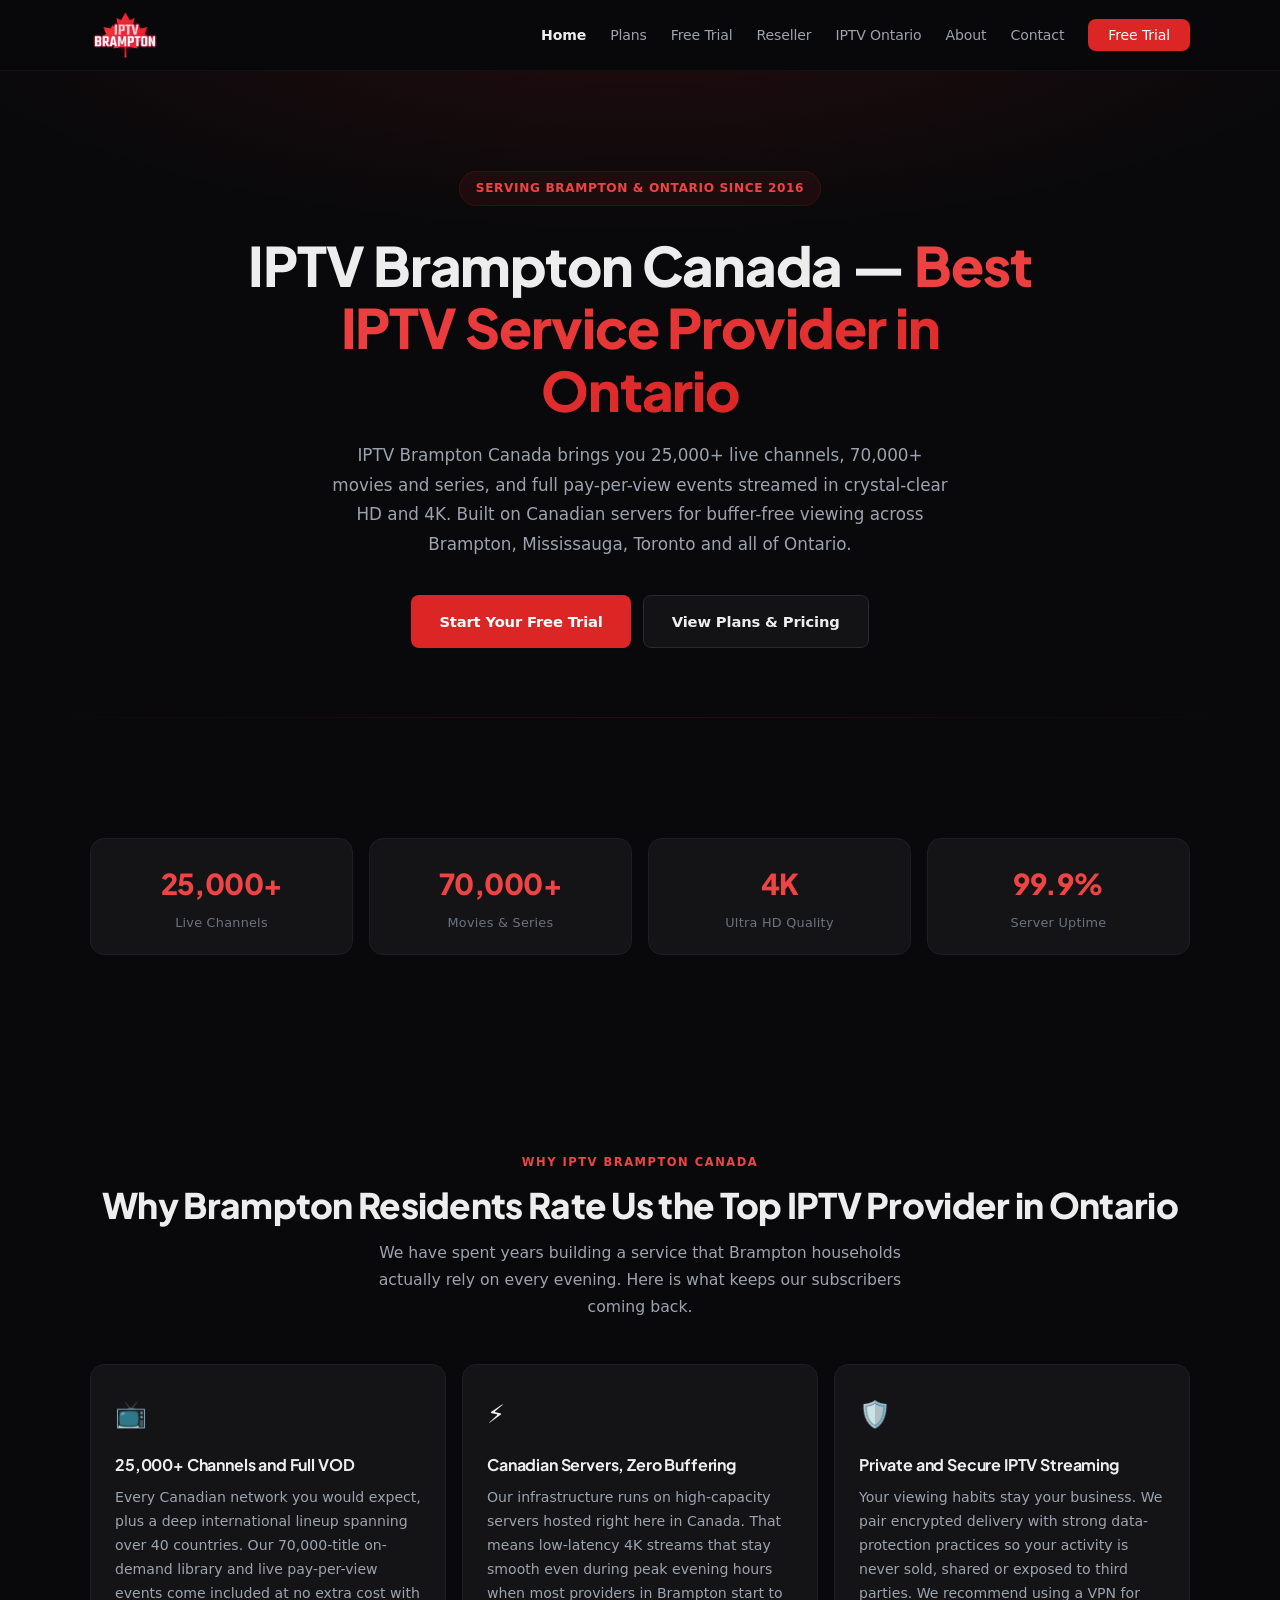
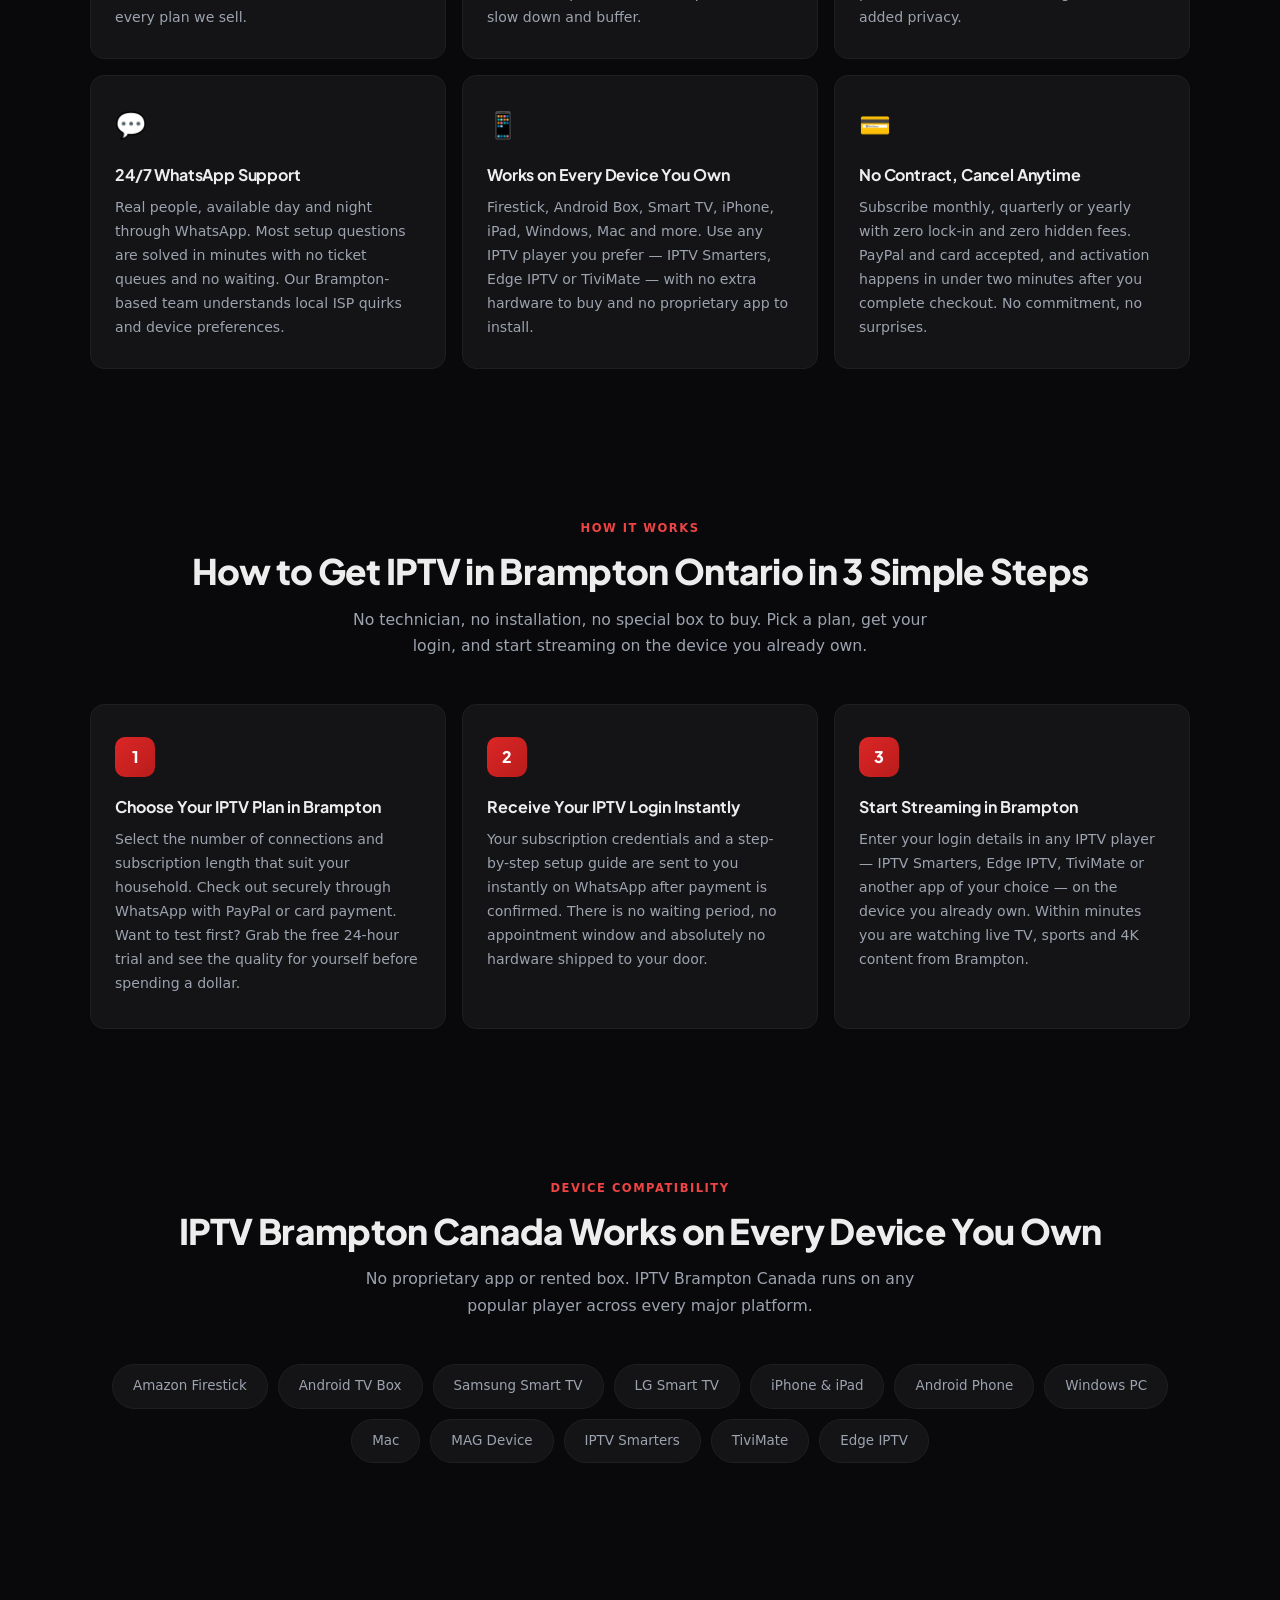
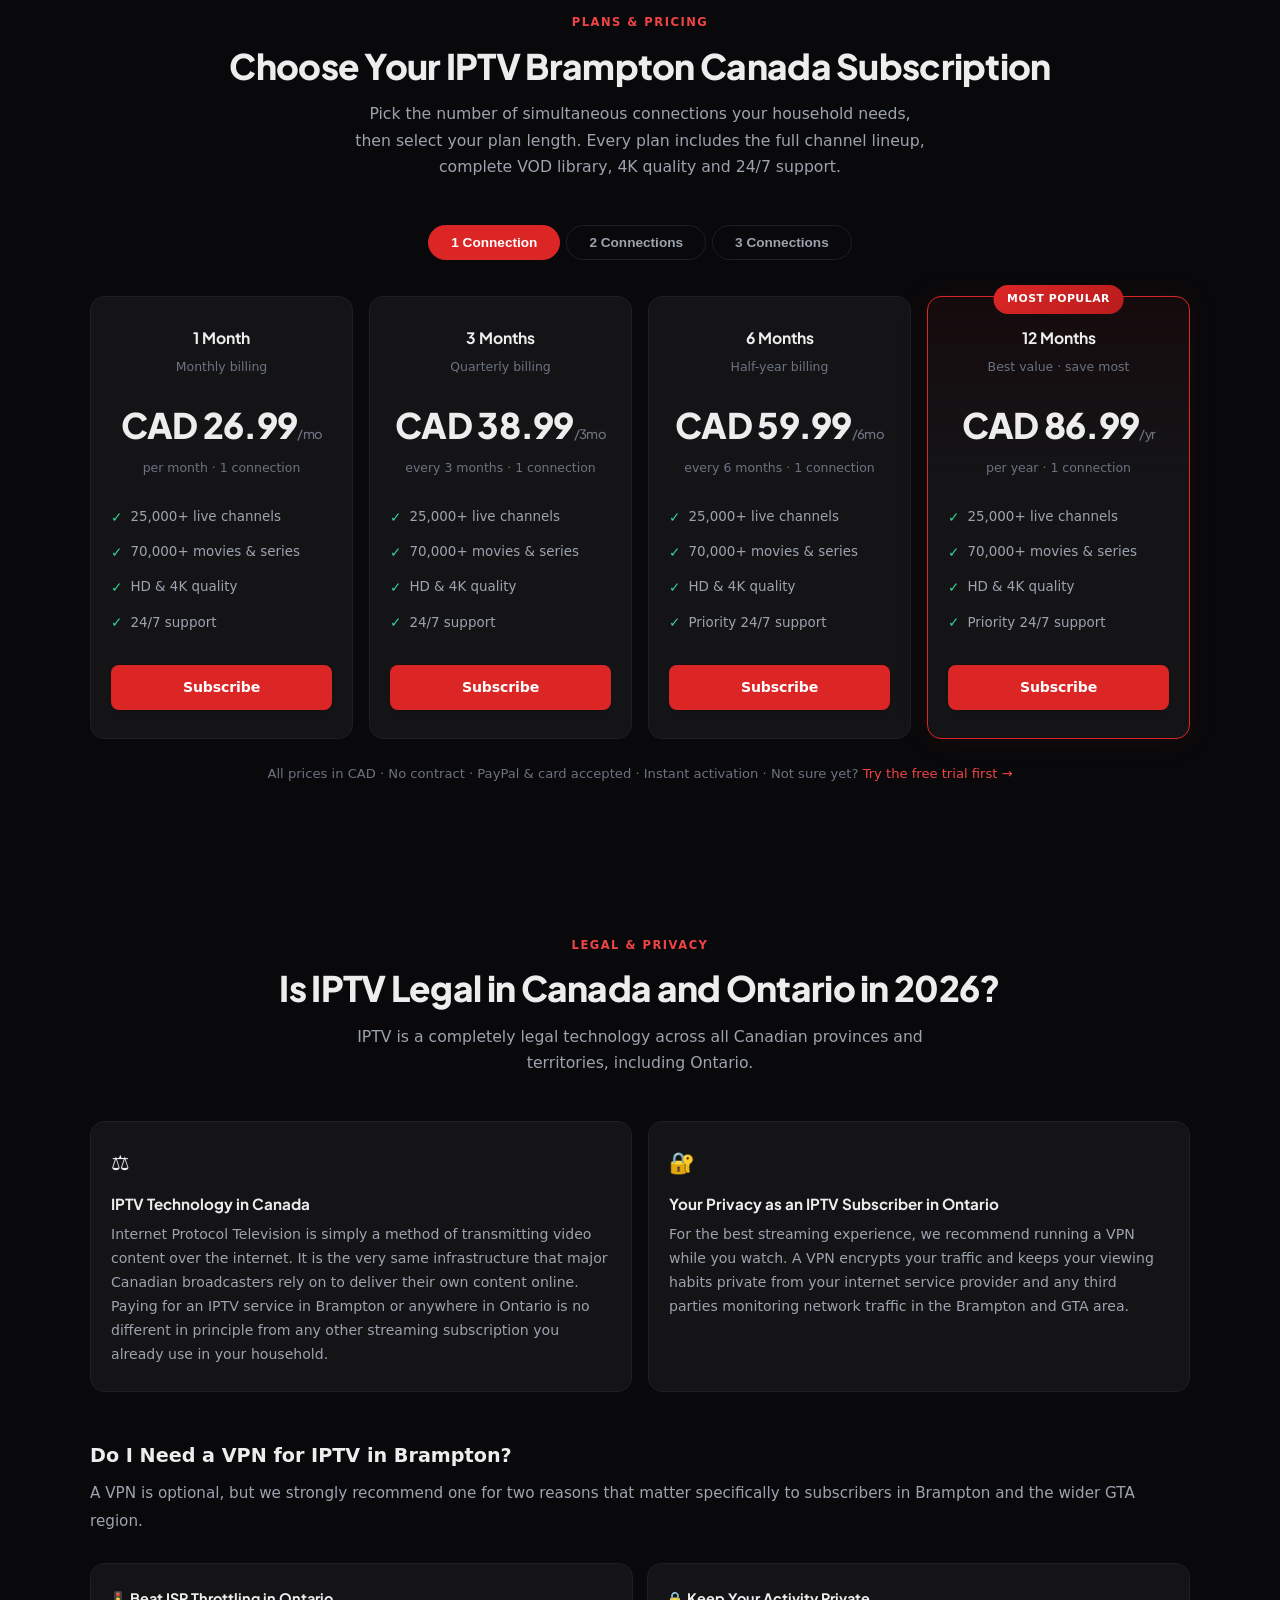
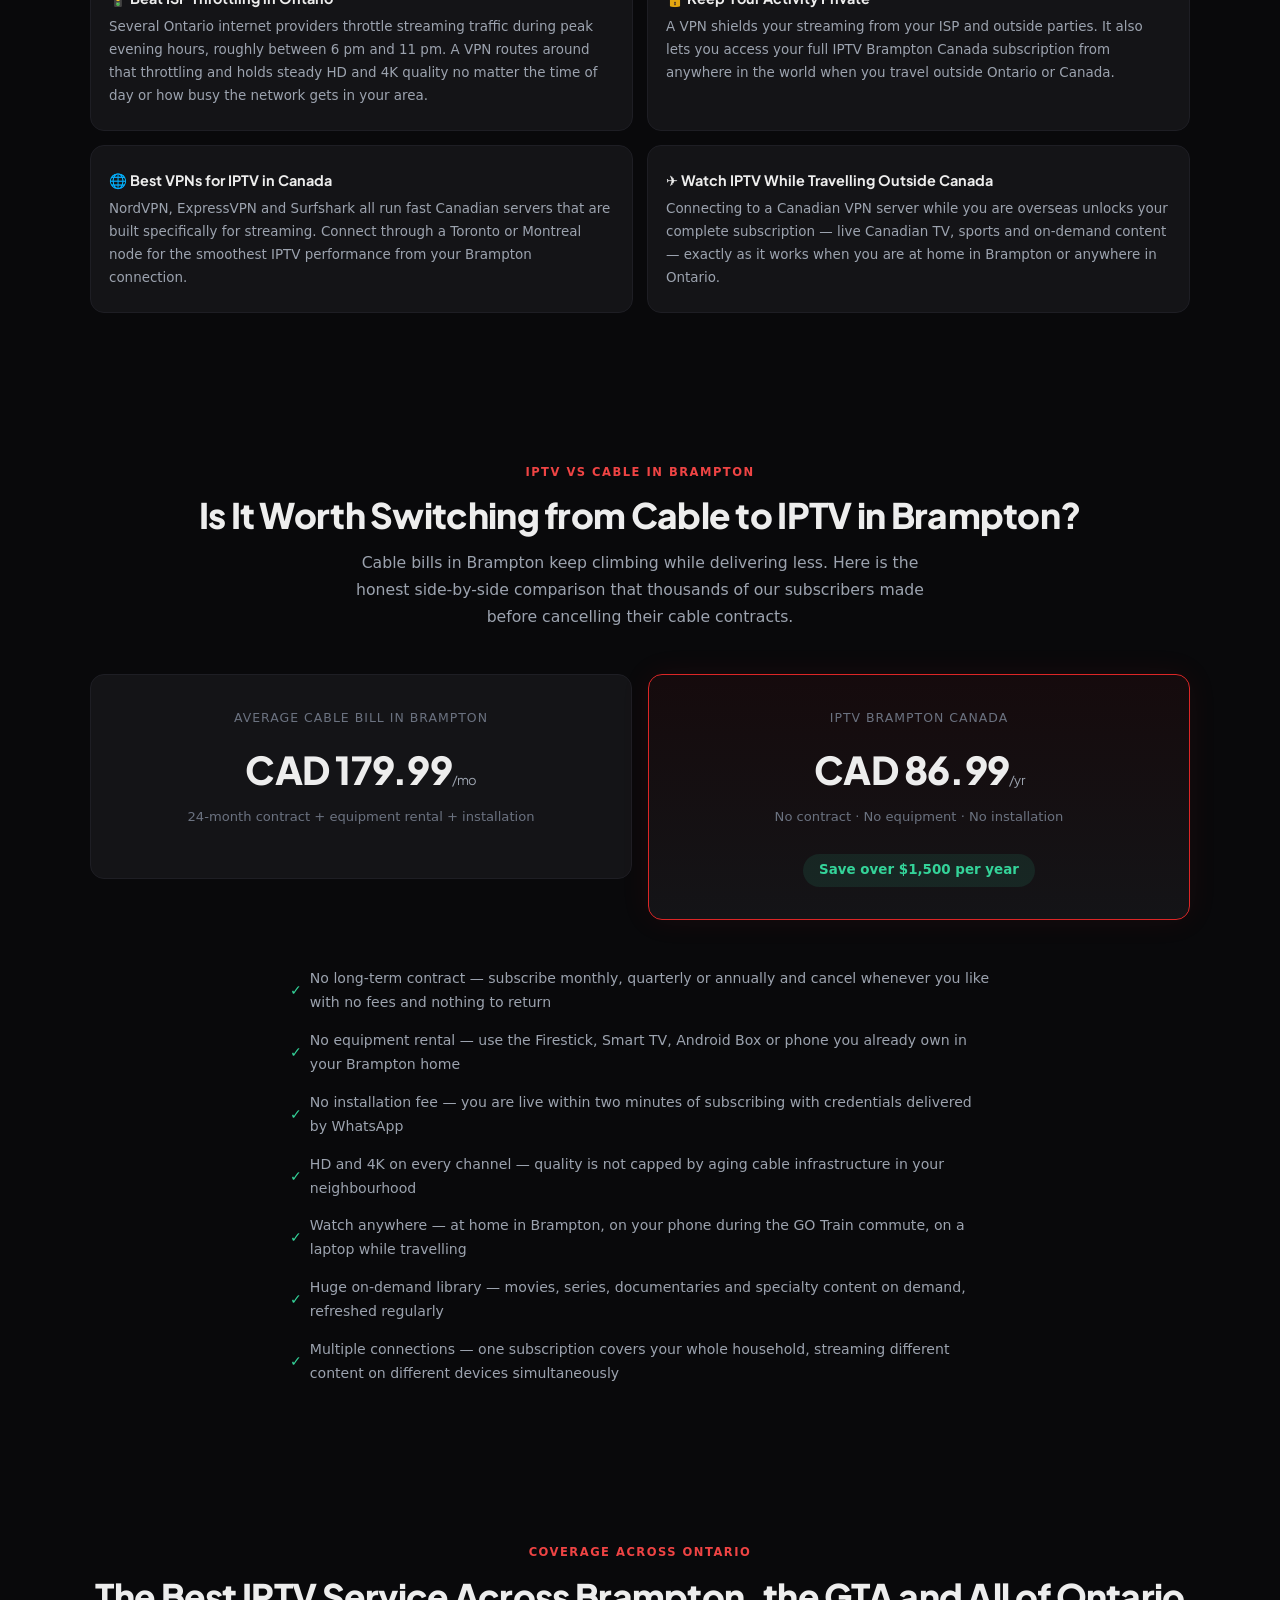
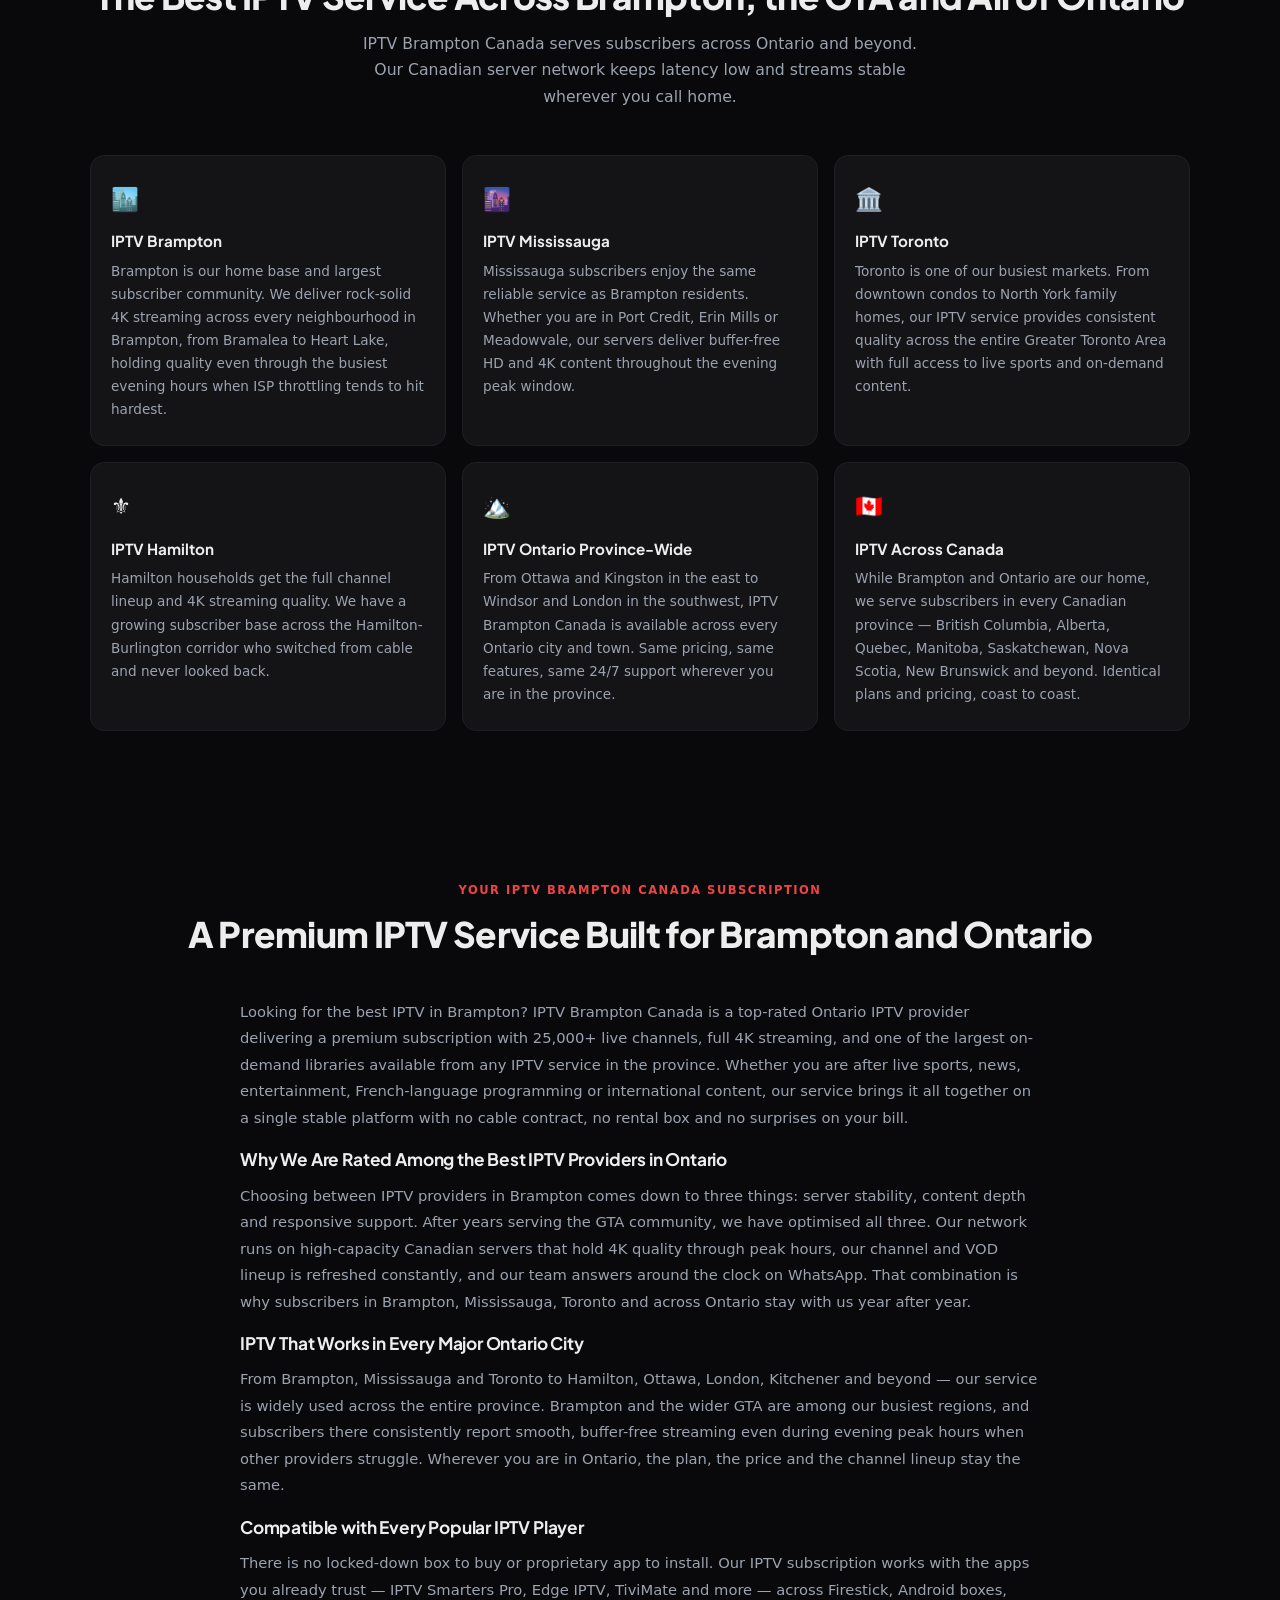
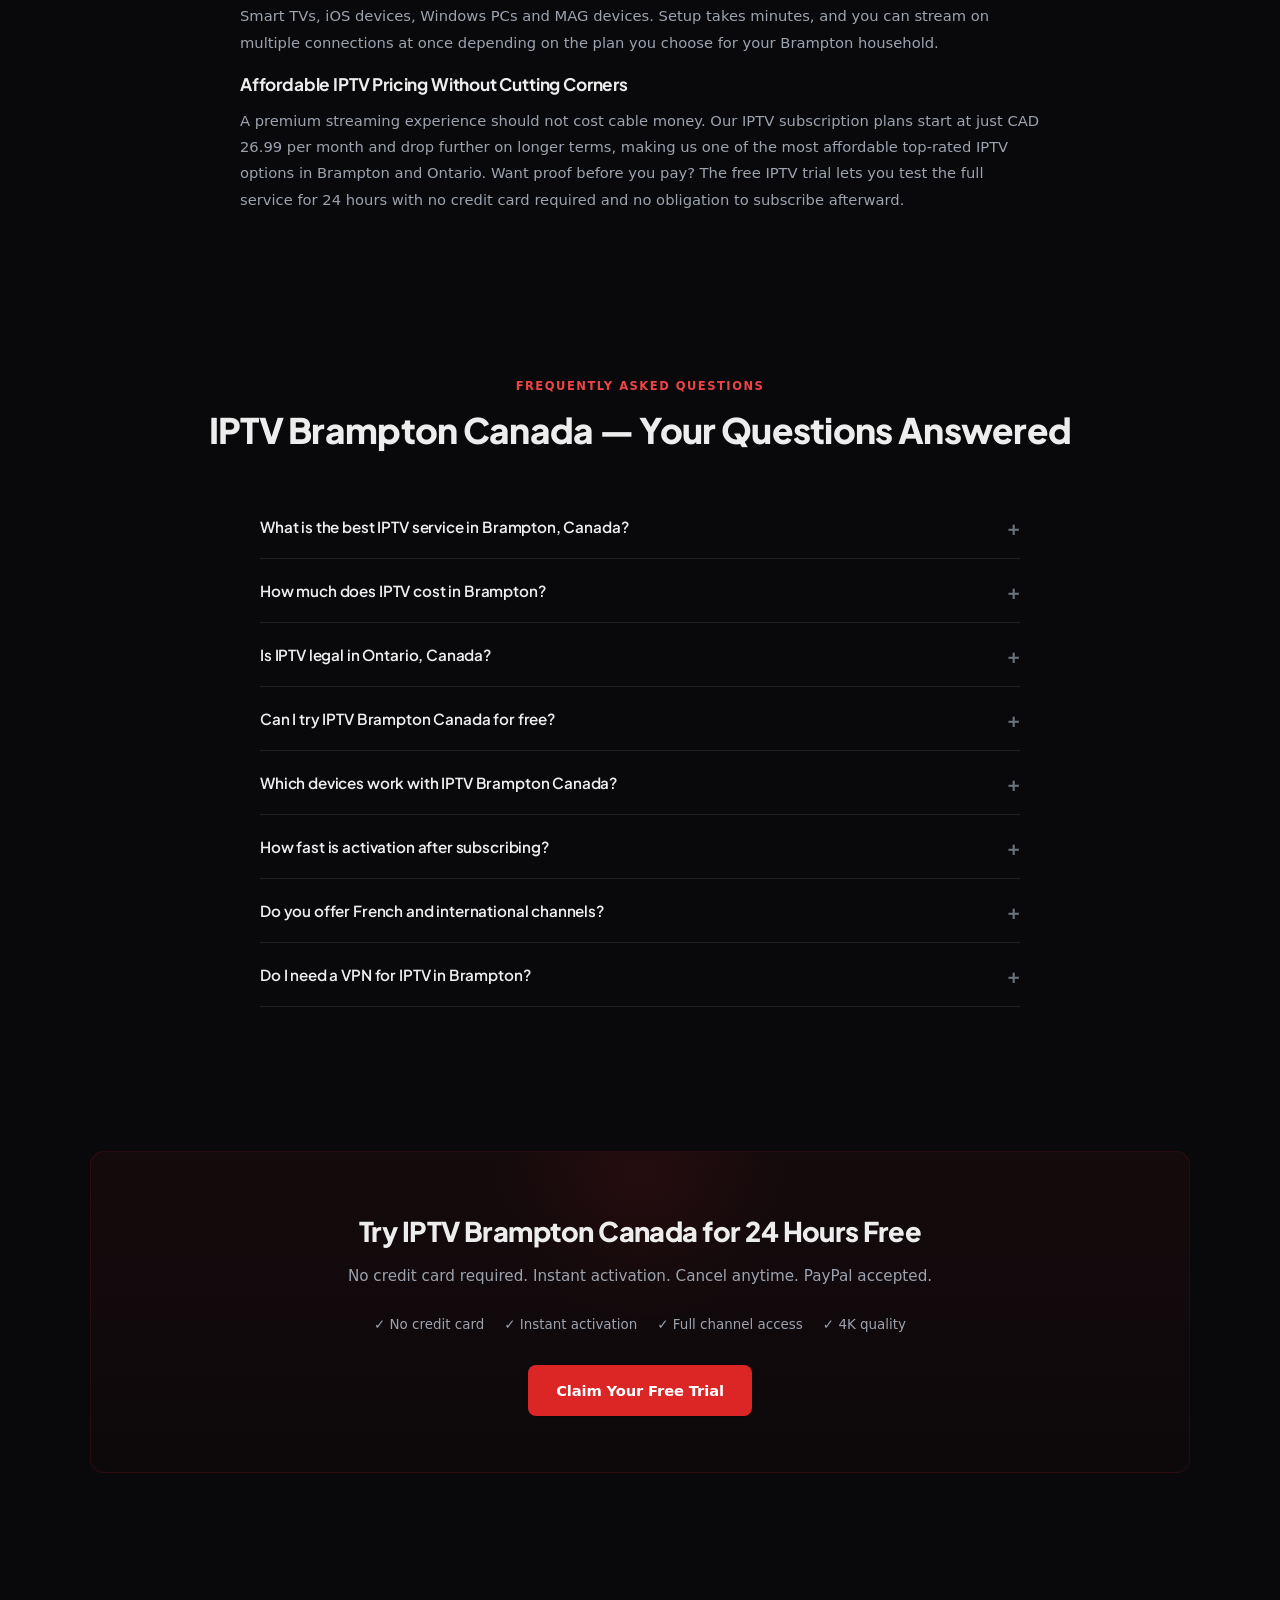
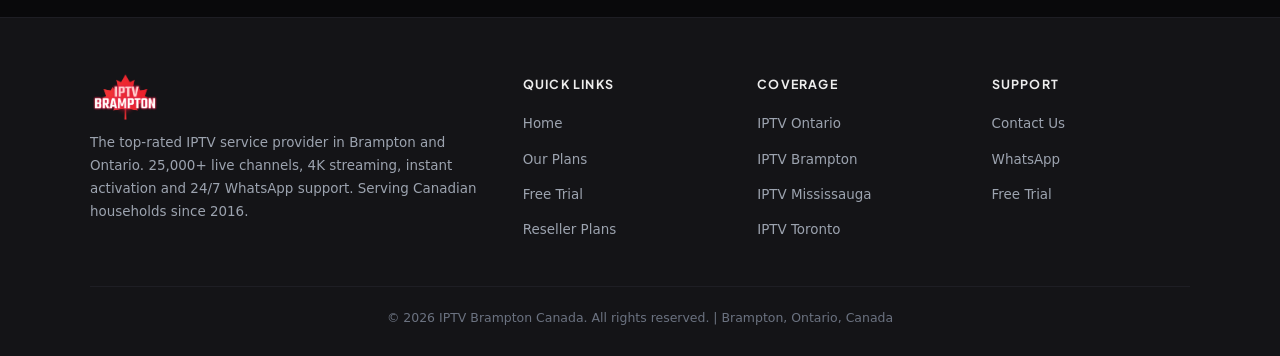
<file: index.html>
<!DOCTYPE html>
<html lang="en">
<head>
<meta charset="UTF-8">
<meta name="viewport" content="width=device-width,initial-scale=1">
<title>IPTV Brampton Canada | Best IPTV Service Provider in Ontario</title>
<meta name="description" content="IPTV Brampton Canada — the top-rated IPTV service provider in Ontario. 25,000+ live channels, 4K streaming, instant activation. Serving Brampton, Mississauga, Toronto and all of Ontario since 2016.">
<meta name="keywords" content="iptv brampton canada, iptv brampton, iptv brampton ontario, brampton iptv, iptv in brampton, iptv ontario, best iptv brampton">
<link rel="canonical" href="https://iptvbramptoncanada.com/">
<link rel="icon" type="image/png" href="/images/favicon.png">
<meta property="og:title" content="IPTV Brampton Canada | Best IPTV Service Provider in Ontario">
<meta property="og:description" content="Top-rated IPTV service in Brampton and Ontario. 25,000+ channels, 4K quality, instant setup. Try free for 24 hours.">
<meta property="og:url" content="https://iptvbramptoncanada.com/">
<meta property="og:type" content="website">
<meta property="og:image" content="https://iptvbramptoncanada.com/images/logo.png">
<meta name="twitter:card" content="summary_large_image">
<meta name="robots" content="index, follow, max-snippet:-1, max-image-preview:large">
<link rel="stylesheet" href="/css/style.css">
<script type="application/ld+json">
{
  "@context":"https://schema.org",
  "@type":"LocalBusiness",
  "name":"IPTV Brampton Canada",
  "description":"Best IPTV service provider in Brampton, Ontario. Premium live TV, sports and 4K streaming.",
  "url":"https://iptvbramptoncanada.com",
  "image":"https://iptvbramptoncanada.com/images/logo.png",
  "telephone":"+14502317827",
  "address":{"@type":"PostalAddress","streetAddress":"8 Merrydale Ct","addressLocality":"Brampton","addressRegion":"Ontario","postalCode":"L6P 0H4","addressCountry":"CA"},
  "areaServed":[
    {"@type":"City","name":"Brampton"},
    {"@type":"City","name":"Mississauga"},
    {"@type":"City","name":"Toronto"},
    {"@type":"AdministrativeArea","name":"Ontario"}
  ],
  "priceRange":"CAD 26.99 - CAD 86.99",
  "sameAs":[]
}
</script>
<script type="application/ld+json">
{
  "@context":"https://schema.org",
  "@type":"FAQPage",
  "mainEntity":[
    {"@type":"Question","name":"What is the best IPTV service in Brampton, Canada?","acceptedAnswer":{"@type":"Answer","text":"IPTV Brampton Canada is consistently rated among the top IPTV providers in Brampton and Ontario. With 25,000+ live channels, 4K streaming quality, Canadian-hosted servers and instant activation, our service delivers reliable entertainment to thousands of households across the GTA. Start with our free 24-hour trial to see the difference."}},
    {"@type":"Question","name":"How much does IPTV cost in Brampton?","acceptedAnswer":{"@type":"Answer","text":"Our IPTV plans start at CAD 26.99 per month for a single connection. The 12-month plan costs CAD 86.99 per year, offering the best value. Multi-connection plans for households are also available. There is no contract, no equipment fee, and PayPal and card are accepted."}},
    {"@type":"Question","name":"Is IPTV legal in Ontario, Canada?","acceptedAnswer":{"@type":"Answer","text":"Yes, IPTV is a fully legal technology in Canada. Internet Protocol Television simply delivers video content over the internet, the same way platforms like Netflix or Crave operate. The CRTC regulates Canadian broadcasting but does not restrict IPTV as a delivery method."}},
    {"@type":"Question","name":"Can I try IPTV Brampton Canada for free?","acceptedAnswer":{"@type":"Answer","text":"Absolutely. We offer a free 24-hour trial with no credit card required. You get full access to every channel, the complete on-demand library, and 4K streaming quality so you can test the service on your own devices before subscribing."}},
    {"@type":"Question","name":"Which devices work with IPTV Brampton Canada?","acceptedAnswer":{"@type":"Answer","text":"Our service works on Amazon Firestick, Android boxes and phones, Samsung and LG Smart TVs, iPhones, iPads, Windows PCs and Macs. You can use any popular IPTV player including IPTV Smarters, TiviMate, or Edge IPTV — no special hardware needed."}},
    {"@type":"Question","name":"How fast is activation after subscribing?","acceptedAnswer":{"@type":"Answer","text":"Activation is instant. After payment, your login credentials and setup instructions are sent via WhatsApp within minutes. Most subscribers are streaming within two minutes of checkout, with no technician visit required."}}
  ]
}
</script>
</head>
<body>

<header class="site-header">
  <div class="header-inner">
    <a href="/" class="logo"><img src="/images/logo.png" alt="IPTV Brampton Canada" width="160" height="38"> </a>
    <button class="hamburger" aria-label="Menu">&#9776;</button>
    <nav>
      <ul class="nav">
        <li><a href="/" class="active">Home</a></li>
        <li><a href="/our-plans/">Plans</a></li>
        <li><a href="/free-trial/">Free Trial</a></li>
        <li><a href="/reseller-plans/">Reseller</a></li>
        <li><a href="/iptv-ontario/">IPTV Ontario</a></li>
        <li><a href="/about/">About</a></li>
        <li><a href="/contact/">Contact</a></li>
        <li><a href="https://wa.me/14502317827?text=Hey%20Iptvbramptoncanada%2C%20i%20want%20a%20free%20trial%20before%20subscribing" class="nav-cta" target="_blank" rel="noopener">Free Trial</a></li>
      </ul>
    </nav>
  </div>
</header>

<main>

<section class="hero">
  <div class="container">
    <span class="hero-badge">SERVING BRAMPTON &amp; ONTARIO SINCE 2016</span>
    <h1>IPTV Brampton Canada &mdash; <span>Best IPTV Service Provider in Ontario</span></h1>
    <p>IPTV Brampton Canada brings you 25,000+ live channels, 70,000+ movies and series, and full pay-per-view events streamed in crystal-clear HD and 4K. Built on Canadian servers for buffer-free viewing across Brampton, Mississauga, Toronto and all of Ontario.</p>
    <div class="hero-btns">
      <a href="https://wa.me/14502317827?text=Hey%20Iptvbramptoncanada%2C%20i%20want%20a%20free%20trial%20before%20subscribing" class="btn btn-primary" target="_blank" rel="noopener">Start Your Free Trial</a>
      <a href="/our-plans/" class="btn btn-outline">View Plans &amp; Pricing</a>
    </div>
  </div>
</section>

<section>
  <div class="container">
    <div class="stats">
      <div class="stat"><div class="stat-num">25,000+</div><div class="stat-label">Live Channels</div></div>
      <div class="stat"><div class="stat-num">70,000+</div><div class="stat-label">Movies &amp; Series</div></div>
      <div class="stat"><div class="stat-num">4K</div><div class="stat-label">Ultra HD Quality</div></div>
      <div class="stat"><div class="stat-num">99.9%</div><div class="stat-label">Server Uptime</div></div>
    </div>
  </div>
</section>

<section id="why">
  <div class="container">
    <div class="section-header center">
      <span class="section-badge">Why IPTV Brampton Canada</span>
      <h2 class="section-title">Why Brampton Residents Rate Us the Top IPTV Provider in Ontario</h2>
      <p class="section-sub">We have spent years building a service that Brampton households actually rely on every evening. Here is what keeps our subscribers coming back.</p>
    </div>
    <div class="features-grid">
      <div class="feature-card">
        <div class="feature-icon">📺</div>
        <h3>25,000+ Channels and Full VOD</h3>
        <p>Every Canadian network you would expect, plus a deep international lineup spanning over 40 countries. Our 70,000-title on-demand library and live pay-per-view events come included at no extra cost with every plan we sell.</p>
      </div>
      <div class="feature-card">
        <div class="feature-icon">⚡</div>
        <h3>Canadian Servers, Zero Buffering</h3>
        <p>Our infrastructure runs on high-capacity servers hosted right here in Canada. That means low-latency 4K streams that stay smooth even during peak evening hours when most providers in Brampton start to slow down and buffer.</p>
      </div>
      <div class="feature-card">
        <div class="feature-icon">🛡️</div>
        <h3>Private and Secure IPTV Streaming</h3>
        <p>Your viewing habits stay your business. We pair encrypted delivery with strong data-protection practices so your activity is never sold, shared or exposed to third parties. We recommend using a VPN for added privacy.</p>
      </div>
      <div class="feature-card">
        <div class="feature-icon">💬</div>
        <h3>24/7 WhatsApp Support</h3>
        <p>Real people, available day and night through WhatsApp. Most setup questions are solved in minutes with no ticket queues and no waiting. Our Brampton-based team understands local ISP quirks and device preferences.</p>
      </div>
      <div class="feature-card">
        <div class="feature-icon">📱</div>
        <h3>Works on Every Device You Own</h3>
        <p>Firestick, Android Box, Smart TV, iPhone, iPad, Windows, Mac and more. Use any IPTV player you prefer — IPTV Smarters, Edge IPTV or TiviMate — with no extra hardware to buy and no proprietary app to install.</p>
      </div>
      <div class="feature-card">
        <div class="feature-icon">💳</div>
        <h3>No Contract, Cancel Anytime</h3>
        <p>Subscribe monthly, quarterly or yearly with zero lock-in and zero hidden fees. PayPal and card accepted, and activation happens in under two minutes after you complete checkout. No commitment, no surprises.</p>
      </div>
    </div>
  </div>
</section>

<section id="how">
  <div class="container">
    <div class="section-header center">
      <span class="section-badge">How It Works</span>
      <h2 class="section-title">How to Get IPTV in Brampton Ontario in 3 Simple Steps</h2>
      <p class="section-sub">No technician, no installation, no special box to buy. Pick a plan, get your login, and start streaming on the device you already own.</p>
    </div>
    <div class="steps">
      <div class="step">
        <div class="step-num">1</div>
        <h3>Choose Your IPTV Plan in Brampton</h3>
        <p>Select the number of connections and subscription length that suit your household. Check out securely through WhatsApp with PayPal or card payment. Want to test first? Grab the free 24-hour trial and see the quality for yourself before spending a dollar.</p>
      </div>
      <div class="step">
        <div class="step-num">2</div>
        <h3>Receive Your IPTV Login Instantly</h3>
        <p>Your subscription credentials and a step-by-step setup guide are sent to you instantly on WhatsApp after payment is confirmed. There is no waiting period, no appointment window and absolutely no hardware shipped to your door.</p>
      </div>
      <div class="step">
        <div class="step-num">3</div>
        <h3>Start Streaming in Brampton</h3>
        <p>Enter your login details in any IPTV player — IPTV Smarters, Edge IPTV, TiviMate or another app of your choice — on the device you already own. Within minutes you are watching live TV, sports and 4K content from Brampton.</p>
      </div>
    </div>
  </div>
</section>

<section id="devices">
  <div class="container">
    <div class="section-header center">
      <span class="section-badge">Device Compatibility</span>
      <h2 class="section-title">IPTV Brampton Canada Works on Every Device You Own</h2>
      <p class="section-sub">No proprietary app or rented box. IPTV Brampton Canada runs on any popular player across every major platform.</p>
    </div>
    <div class="devices-grid">
      <span class="device-tag">Amazon Firestick</span>
      <span class="device-tag">Android TV Box</span>
      <span class="device-tag">Samsung Smart TV</span>
      <span class="device-tag">LG Smart TV</span>
      <span class="device-tag">iPhone &amp; iPad</span>
      <span class="device-tag">Android Phone</span>
      <span class="device-tag">Windows PC</span>
      <span class="device-tag">Mac</span>
      <span class="device-tag">MAG Device</span>
      <span class="device-tag">IPTV Smarters</span>
      <span class="device-tag">TiviMate</span>
      <span class="device-tag">Edge IPTV</span>
    </div>
  </div>
</section>

<section id="pricing">
  <div class="container">
    <div class="section-header center">
      <span class="section-badge">Plans &amp; Pricing</span>
      <h2 class="section-title">Choose Your IPTV Brampton Canada Subscription</h2>
      <p class="section-sub">Pick the number of simultaneous connections your household needs, then select your plan length. Every plan includes the full channel lineup, complete VOD library, 4K quality and 24/7 support.</p>
    </div>

    <div class="pricing-tabs">
      <button class="pricing-tab active" data-tab="1">1 Connection</button>
      <button class="pricing-tab" data-tab="2">2 Connections</button>
      <button class="pricing-tab" data-tab="3">3 Connections</button>
    </div>

    <div class="pricing-group" data-group="1" style="display:grid">
      <div class="pricing-grid">
        <div class="price-card">
          <h3>1 Month</h3>
          <div class="billing">Monthly billing</div>
          <div class="price-amount">CAD 26.99<span>/mo</span></div>
          <div class="price-period">per month &middot; 1 connection</div>
          <ul class="price-features">
            <li>25,000+ live channels</li>
            <li>70,000+ movies &amp; series</li>
            <li>HD &amp; 4K quality</li>
            <li>24/7 support</li>
          </ul>
          <a href="https://wa.me/14502317827?text=Hey%20Iptvbramptoncanada%2C%20I%20want%20to%20buy%201%20month%201%20connection%2C%20send%20me%20payment%20link" class="btn btn-primary" target="_blank" rel="noopener">Subscribe</a>
        </div>
        <div class="price-card">
          <h3>3 Months</h3>
          <div class="billing">Quarterly billing</div>
          <div class="price-amount">CAD 38.99<span>/3mo</span></div>
          <div class="price-period">every 3 months &middot; 1 connection</div>
          <ul class="price-features">
            <li>25,000+ live channels</li>
            <li>70,000+ movies &amp; series</li>
            <li>HD &amp; 4K quality</li>
            <li>24/7 support</li>
          </ul>
          <a href="https://wa.me/14502317827?text=Hey%20Iptvbramptoncanada%2C%20I%20want%20to%20buy%203%20months%201%20connection%2C%20send%20me%20payment%20link" class="btn btn-primary" target="_blank" rel="noopener">Subscribe</a>
        </div>
        <div class="price-card">
          <h3>6 Months</h3>
          <div class="billing">Half-year billing</div>
          <div class="price-amount">CAD 59.99<span>/6mo</span></div>
          <div class="price-period">every 6 months &middot; 1 connection</div>
          <ul class="price-features">
            <li>25,000+ live channels</li>
            <li>70,000+ movies &amp; series</li>
            <li>HD &amp; 4K quality</li>
            <li>Priority 24/7 support</li>
          </ul>
          <a href="https://wa.me/14502317827?text=Hey%20Iptvbramptoncanada%2C%20I%20want%20to%20buy%206%20months%201%20connection%2C%20send%20me%20payment%20link" class="btn btn-primary" target="_blank" rel="noopener">Subscribe</a>
        </div>
        <div class="price-card popular">
          <span class="popular-badge">Most Popular</span>
          <h3>12 Months</h3>
          <div class="billing">Best value &middot; save most</div>
          <div class="price-amount">CAD 86.99<span>/yr</span></div>
          <div class="price-period">per year &middot; 1 connection</div>
          <ul class="price-features">
            <li>25,000+ live channels</li>
            <li>70,000+ movies &amp; series</li>
            <li>HD &amp; 4K quality</li>
            <li>Priority 24/7 support</li>
          </ul>
          <a href="https://wa.me/14502317827?text=Hey%20Iptvbramptoncanada%2C%20I%20want%20to%20buy%2012%20months%201%20connection%2C%20send%20me%20payment%20link" class="btn btn-primary" target="_blank" rel="noopener">Subscribe</a>
        </div>
      </div>
    </div>

    <div class="pricing-group" data-group="2" style="display:none">
      <div class="pricing-grid">
        <div class="price-card">
          <h3>1 Month</h3>
          <div class="billing">Monthly billing</div>
          <div class="price-amount">CAD 34.99<span>/mo</span></div>
          <div class="price-period">per month &middot; 2 connections</div>
          <ul class="price-features">
            <li>25,000+ live channels</li>
            <li>70,000+ movies &amp; series</li>
            <li>HD &amp; 4K quality</li>
            <li>24/7 support</li>
          </ul>
          <a href="https://wa.me/14502317827?text=Hey%20Iptvbramptoncanada%2C%20I%20want%20to%20buy%201%20month%202%20connections%2C%20send%20me%20payment%20link" class="btn btn-primary" target="_blank" rel="noopener">Subscribe</a>
        </div>
        <div class="price-card">
          <h3>3 Months</h3>
          <div class="billing">Quarterly billing</div>
          <div class="price-amount">CAD 49.99<span>/3mo</span></div>
          <div class="price-period">every 3 months &middot; 2 connections</div>
          <ul class="price-features">
            <li>25,000+ live channels</li>
            <li>70,000+ movies &amp; series</li>
            <li>HD &amp; 4K quality</li>
            <li>24/7 support</li>
          </ul>
          <a href="https://wa.me/14502317827?text=Hey%20Iptvbramptoncanada%2C%20I%20want%20to%20buy%203%20months%202%20connections%2C%20send%20me%20payment%20link" class="btn btn-primary" target="_blank" rel="noopener">Subscribe</a>
        </div>
        <div class="price-card">
          <h3>6 Months</h3>
          <div class="billing">Half-year billing</div>
          <div class="price-amount">CAD 74.99<span>/6mo</span></div>
          <div class="price-period">every 6 months &middot; 2 connections</div>
          <ul class="price-features">
            <li>25,000+ live channels</li>
            <li>70,000+ movies &amp; series</li>
            <li>HD &amp; 4K quality</li>
            <li>Priority 24/7 support</li>
          </ul>
          <a href="https://wa.me/14502317827?text=Hey%20Iptvbramptoncanada%2C%20I%20want%20to%20buy%206%20months%202%20connections%2C%20send%20me%20payment%20link" class="btn btn-primary" target="_blank" rel="noopener">Subscribe</a>
        </div>
        <div class="price-card popular">
          <span class="popular-badge">Most Popular</span>
          <h3>12 Months</h3>
          <div class="billing">Best value &middot; save most</div>
          <div class="price-amount">CAD 109.99<span>/yr</span></div>
          <div class="price-period">per year &middot; 2 connections</div>
          <ul class="price-features">
            <li>25,000+ live channels</li>
            <li>70,000+ movies &amp; series</li>
            <li>HD &amp; 4K quality</li>
            <li>Priority 24/7 support</li>
          </ul>
          <a href="https://wa.me/14502317827?text=Hey%20Iptvbramptoncanada%2C%20I%20want%20to%20buy%2012%20months%202%20connections%2C%20send%20me%20payment%20link" class="btn btn-primary" target="_blank" rel="noopener">Subscribe</a>
        </div>
      </div>
    </div>

    <div class="pricing-group" data-group="3" style="display:none">
      <div class="pricing-grid">
        <div class="price-card">
          <h3>1 Month</h3>
          <div class="billing">Monthly billing</div>
          <div class="price-amount">CAD 42.99<span>/mo</span></div>
          <div class="price-period">per month &middot; 3 connections</div>
          <ul class="price-features">
            <li>25,000+ live channels</li>
            <li>70,000+ movies &amp; series</li>
            <li>HD &amp; 4K quality</li>
            <li>24/7 support</li>
          </ul>
          <a href="https://wa.me/14502317827?text=Hey%20Iptvbramptoncanada%2C%20I%20want%20to%20buy%201%20month%203%20connections%2C%20send%20me%20payment%20link" class="btn btn-primary" target="_blank" rel="noopener">Subscribe</a>
        </div>
        <div class="price-card">
          <h3>3 Months</h3>
          <div class="billing">Quarterly billing</div>
          <div class="price-amount">CAD 59.99<span>/3mo</span></div>
          <div class="price-period">every 3 months &middot; 3 connections</div>
          <ul class="price-features">
            <li>25,000+ live channels</li>
            <li>70,000+ movies &amp; series</li>
            <li>HD &amp; 4K quality</li>
            <li>24/7 support</li>
          </ul>
          <a href="https://wa.me/14502317827?text=Hey%20Iptvbramptoncanada%2C%20I%20want%20to%20buy%203%20months%203%20connections%2C%20send%20me%20payment%20link" class="btn btn-primary" target="_blank" rel="noopener">Subscribe</a>
        </div>
        <div class="price-card">
          <h3>6 Months</h3>
          <div class="billing">Half-year billing</div>
          <div class="price-amount">CAD 89.99<span>/6mo</span></div>
          <div class="price-period">every 6 months &middot; 3 connections</div>
          <ul class="price-features">
            <li>25,000+ live channels</li>
            <li>70,000+ movies &amp; series</li>
            <li>HD &amp; 4K quality</li>
            <li>Priority 24/7 support</li>
          </ul>
          <a href="https://wa.me/14502317827?text=Hey%20Iptvbramptoncanada%2C%20I%20want%20to%20buy%206%20months%203%20connections%2C%20send%20me%20payment%20link" class="btn btn-primary" target="_blank" rel="noopener">Subscribe</a>
        </div>
        <div class="price-card popular">
          <span class="popular-badge">Most Popular</span>
          <h3>12 Months</h3>
          <div class="billing">Best value &middot; save most</div>
          <div class="price-amount">CAD 129.99<span>/yr</span></div>
          <div class="price-period">per year &middot; 3 connections</div>
          <ul class="price-features">
            <li>25,000+ live channels</li>
            <li>70,000+ movies &amp; series</li>
            <li>HD &amp; 4K quality</li>
            <li>Priority 24/7 support</li>
          </ul>
          <a href="https://wa.me/14502317827?text=Hey%20Iptvbramptoncanada%2C%20I%20want%20to%20buy%2012%20months%203%20connections%2C%20send%20me%20payment%20link" class="btn btn-primary" target="_blank" rel="noopener">Subscribe</a>
        </div>
      </div>
    </div>

    <p class="pricing-note">All prices in CAD &middot; No contract &middot; PayPal &amp; card accepted &middot; Instant activation &middot; Not sure yet? <a href="https://wa.me/14502317827?text=Hey%20Iptvbramptoncanada%2C%20i%20want%20a%20free%20trial%20before%20subscribing" target="_blank" rel="noopener">Try the free trial first &rarr;</a></p>
  </div>
</section>

<section id="legal">
  <div class="container">
    <div class="section-header center">
      <span class="section-badge">Legal &amp; Privacy</span>
      <h2 class="section-title">Is IPTV Legal in Canada and Ontario in 2026?</h2>
      <p class="section-sub">IPTV is a completely legal technology across all Canadian provinces and territories, including Ontario.</p>
    </div>
    <div class="legal-grid">
      <div class="legal-card">
        <div class="icon">⚖️</div>
        <h3>IPTV Technology in Canada</h3>
        <p>Internet Protocol Television is simply a method of transmitting video content over the internet. It is the very same infrastructure that major Canadian broadcasters rely on to deliver their own content online. Paying for an IPTV service in Brampton or anywhere in Ontario is no different in principle from any other streaming subscription you already use in your household.</p>
      </div>
      <div class="legal-card">
        <div class="icon">🔐</div>
        <h3>Your Privacy as an IPTV Subscriber in Ontario</h3>
        <p>For the best streaming experience, we recommend running a VPN while you watch. A VPN encrypts your traffic and keeps your viewing habits private from your internet service provider and any third parties monitoring network traffic in the Brampton and GTA area.</p>
      </div>
    </div>

    <h3 style="margin-top:48px;margin-bottom:8px;font-size:1.2rem">Do I Need a VPN for IPTV in Brampton?</h3>
    <p style="color:var(--text-muted);margin-bottom:24px;font-size:.95rem;line-height:1.8">A VPN is optional, but we strongly recommend one for two reasons that matter specifically to subscribers in Brampton and the wider GTA region.</p>
    <div class="vpn-grid">
      <div class="vpn-card">
        <h4>🚦 Beat ISP Throttling in Ontario</h4>
        <p>Several Ontario internet providers throttle streaming traffic during peak evening hours, roughly between 6 pm and 11 pm. A VPN routes around that throttling and holds steady HD and 4K quality no matter the time of day or how busy the network gets in your area.</p>
      </div>
      <div class="vpn-card">
        <h4>🔒 Keep Your Activity Private</h4>
        <p>A VPN shields your streaming from your ISP and outside parties. It also lets you access your full IPTV Brampton Canada subscription from anywhere in the world when you travel outside Ontario or Canada.</p>
      </div>
      <div class="vpn-card">
        <h4>🌐 Best VPNs for IPTV in Canada</h4>
        <p>NordVPN, ExpressVPN and Surfshark all run fast Canadian servers that are built specifically for streaming. Connect through a Toronto or Montreal node for the smoothest IPTV performance from your Brampton connection.</p>
      </div>
      <div class="vpn-card">
        <h4>✈️ Watch IPTV While Travelling Outside Canada</h4>
        <p>Connecting to a Canadian VPN server while you are overseas unlocks your complete subscription — live Canadian TV, sports and on-demand content — exactly as it works when you are at home in Brampton or anywhere in Ontario.</p>
      </div>
    </div>
  </div>
</section>

<section id="compare">
  <div class="container">
    <div class="section-header center">
      <span class="section-badge">IPTV vs Cable in Brampton</span>
      <h2 class="section-title">Is It Worth Switching from Cable to IPTV in Brampton?</h2>
      <p class="section-sub">Cable bills in Brampton keep climbing while delivering less. Here is the honest side-by-side comparison that thousands of our subscribers made before cancelling their cable contracts.</p>
    </div>
    <div class="compare">
      <div class="compare-card">
        <div class="label">Average Cable Bill in Brampton</div>
        <div class="price">CAD 179.99<small>/mo</small></div>
        <div class="note">24-month contract + equipment rental + installation</div>
      </div>
      <div class="compare-card highlight">
        <div class="label">IPTV Brampton Canada</div>
        <div class="price" style="color:var(--accent)">CAD 86.99<small>/yr</small></div>
        <div class="note">No contract &middot; No equipment &middot; No installation</div>
        <span class="save">Save over $1,500 per year</span>
      </div>
    </div>
    <div style="margin-top:40px">
      <ul class="compare-list" style="max-width:700px;margin:0 auto">
        <li>No long-term contract — subscribe monthly, quarterly or annually and cancel whenever you like with no fees and nothing to return</li>
        <li>No equipment rental — use the Firestick, Smart TV, Android Box or phone you already own in your Brampton home</li>
        <li>No installation fee — you are live within two minutes of subscribing with credentials delivered by WhatsApp</li>
        <li>HD and 4K on every channel — quality is not capped by aging cable infrastructure in your neighbourhood</li>
        <li>Watch anywhere — at home in Brampton, on your phone during the GO Train commute, on a laptop while travelling</li>
        <li>Huge on-demand library — movies, series, documentaries and specialty content on demand, refreshed regularly</li>
        <li>Multiple connections — one subscription covers your whole household, streaming different content on different devices simultaneously</li>
      </ul>
    </div>
  </div>
</section>

<section id="coverage">
  <div class="container">
    <div class="section-header center">
      <span class="section-badge">Coverage Across Ontario</span>
      <h2 class="section-title">The Best IPTV Service Across Brampton, the GTA and All of Ontario</h2>
      <p class="section-sub">IPTV Brampton Canada serves subscribers across Ontario and beyond. Our Canadian server network keeps latency low and streams stable wherever you call home.</p>
    </div>
    <div class="coverage-grid">
      <div class="coverage-card">
        <div class="icon">🏙️</div>
        <h3>IPTV Brampton</h3>
        <p>Brampton is our home base and largest subscriber community. We deliver rock-solid 4K streaming across every neighbourhood in Brampton, from Bramalea to Heart Lake, holding quality even through the busiest evening hours when ISP throttling tends to hit hardest.</p>
      </div>
      <div class="coverage-card">
        <div class="icon">🌆</div>
        <h3>IPTV Mississauga</h3>
        <p>Mississauga subscribers enjoy the same reliable service as Brampton residents. Whether you are in Port Credit, Erin Mills or Meadowvale, our servers deliver buffer-free HD and 4K content throughout the evening peak window.</p>
      </div>
      <div class="coverage-card">
        <div class="icon">🏛️</div>
        <h3>IPTV Toronto</h3>
        <p>Toronto is one of our busiest markets. From downtown condos to North York family homes, our IPTV service provides consistent quality across the entire Greater Toronto Area with full access to live sports and on-demand content.</p>
      </div>
      <div class="coverage-card">
        <div class="icon">⚜️</div>
        <h3>IPTV Hamilton</h3>
        <p>Hamilton households get the full channel lineup and 4K streaming quality. We have a growing subscriber base across the Hamilton-Burlington corridor who switched from cable and never looked back.</p>
      </div>
      <div class="coverage-card">
        <div class="icon">🏔️</div>
        <h3>IPTV Ontario Province-Wide</h3>
        <p>From Ottawa and Kingston in the east to Windsor and London in the southwest, IPTV Brampton Canada is available across every Ontario city and town. Same pricing, same features, same 24/7 support wherever you are in the province.</p>
      </div>
      <div class="coverage-card">
        <div class="icon">🇨🇦</div>
        <h3>IPTV Across Canada</h3>
        <p>While Brampton and Ontario are our home, we serve subscribers in every Canadian province — British Columbia, Alberta, Quebec, Manitoba, Saskatchewan, Nova Scotia, New Brunswick and beyond. Identical plans and pricing, coast to coast.</p>
      </div>
    </div>
  </div>
</section>

<section>
  <div class="container">
    <div class="section-header center">
      <span class="section-badge">Your IPTV Brampton Canada Subscription</span>
      <h2 class="section-title">A Premium IPTV Service Built for Brampton and Ontario</h2>
    </div>
    <div class="content-block" style="max-width:800px;margin:0 auto">
      <p>Looking for the best IPTV in Brampton? IPTV Brampton Canada is a top-rated Ontario IPTV provider delivering a premium subscription with 25,000+ live channels, full 4K streaming, and one of the largest on-demand libraries available from any IPTV service in the province. Whether you are after live sports, news, entertainment, French-language programming or international content, our service brings it all together on a single stable platform with no cable contract, no rental box and no surprises on your bill.</p>
      <h3>Why We Are Rated Among the Best IPTV Providers in Ontario</h3>
      <p>Choosing between IPTV providers in Brampton comes down to three things: server stability, content depth and responsive support. After years serving the GTA community, we have optimised all three. Our network runs on high-capacity Canadian servers that hold 4K quality through peak hours, our channel and VOD lineup is refreshed constantly, and our team answers around the clock on WhatsApp. That combination is why subscribers in Brampton, Mississauga, Toronto and across Ontario stay with us year after year.</p>
      <h3>IPTV That Works in Every Major Ontario City</h3>
      <p>From Brampton, Mississauga and Toronto to Hamilton, Ottawa, London, Kitchener and beyond — our service is widely used across the entire province. Brampton and the wider GTA are among our busiest regions, and subscribers there consistently report smooth, buffer-free streaming even during evening peak hours when other providers struggle. Wherever you are in Ontario, the plan, the price and the channel lineup stay the same.</p>
      <h3>Compatible with Every Popular IPTV Player</h3>
      <p>There is no locked-down box to buy or proprietary app to install. Our IPTV subscription works with the apps you already trust — IPTV Smarters Pro, Edge IPTV, TiviMate and more — across Firestick, Android boxes, Smart TVs, iOS devices, Windows PCs and MAG devices. Setup takes minutes, and you can stream on multiple connections at once depending on the plan you choose for your Brampton household.</p>
      <h3>Affordable IPTV Pricing Without Cutting Corners</h3>
      <p>A premium streaming experience should not cost cable money. Our IPTV subscription plans start at just CAD 26.99 per month and drop further on longer terms, making us one of the most affordable top-rated IPTV options in Brampton and Ontario. Want proof before you pay? The free IPTV trial lets you test the full service for 24 hours with no credit card required and no obligation to subscribe afterward.</p>
    </div>
  </div>
</section>

<section id="faq">
  <div class="container">
    <div class="section-header center">
      <span class="section-badge">Frequently Asked Questions</span>
      <h2 class="section-title">IPTV Brampton Canada &mdash; Your Questions Answered</h2>
    </div>
    <div class="faq-list">
      <div class="faq-item">
        <button class="faq-q">What is the best IPTV service in Brampton, Canada?</button>
        <div class="faq-a"><div class="faq-a-inner">IPTV Brampton Canada is consistently rated among the top IPTV providers in Brampton and across Ontario. With 25,000+ live channels, 4K streaming quality, Canadian-hosted servers and instant activation, our service delivers reliable entertainment to thousands of households throughout the GTA. The best way to judge any provider is to try it — start with our free 24-hour trial and see the difference for yourself.</div></div>
      </div>
      <div class="faq-item">
        <button class="faq-q">How much does IPTV cost in Brampton?</button>
        <div class="faq-a"><div class="faq-a-inner">Our IPTV subscription plans start at CAD 26.99 per month for a single connection. The 12-month plan costs CAD 86.99 per year, offering the best value. Multi-connection plans for households that want to stream on multiple screens at once are also available. There is no contract, no equipment fee, and PayPal and card are both accepted for payment.</div></div>
      </div>
      <div class="faq-item">
        <button class="faq-q">Is IPTV legal in Ontario, Canada?</button>
        <div class="faq-a"><div class="faq-a-inner">Yes, IPTV is a fully legal technology in Canada. Internet Protocol Television simply delivers video content over the internet, the same way major streaming platforms operate. The CRTC regulates Canadian broadcasting but does not restrict IPTV as a delivery method. Choosing a paid IPTV subscription works on exactly the same principle as any other streaming service you already use in your Brampton home.</div></div>
      </div>
      <div class="faq-item">
        <button class="faq-q">Can I try IPTV Brampton Canada for free?</button>
        <div class="faq-a"><div class="faq-a-inner">Absolutely. We offer a free 24-hour trial with no credit card required. You get full access to every channel, the complete on-demand library, and 4K streaming quality so you can test the service on your own devices before making any commitment. Most people who try the trial end up subscribing within the first day.</div></div>
      </div>
      <div class="faq-item">
        <button class="faq-q">Which devices work with IPTV Brampton Canada?</button>
        <div class="faq-a"><div class="faq-a-inner">Our service works on Amazon Firestick and Fire TV, Android phones, tablets and TV boxes, Samsung and LG Smart TVs, iPhones, iPads, Windows PCs and Macs. You can use any popular IPTV player including IPTV Smarters, TiviMate or Edge IPTV — no special hardware is needed and no proprietary app has to be installed.</div></div>
      </div>
      <div class="faq-item">
        <button class="faq-q">How fast is activation after subscribing?</button>
        <div class="faq-a"><div class="faq-a-inner">Activation is instant. Once your payment goes through, your login credentials and step-by-step setup instructions are sent to you via WhatsApp within minutes. Most subscribers in Brampton are streaming within two minutes of completing checkout, with no technician visit and no waiting period whatsoever.</div></div>
      </div>
      <div class="faq-item">
        <button class="faq-q">Do you offer French and international channels?</button>
        <div class="faq-a"><div class="faq-a-inner">Yes. Alongside the full Canadian channel lineup we carry an extensive French-language selection for francophone viewers, plus channels from more than 40 countries around the world. This makes our service ideal for the multicultural households that call Brampton and the GTA home.</div></div>
      </div>
      <div class="faq-item">
        <button class="faq-q">Do I need a VPN for IPTV in Brampton?</button>
        <div class="faq-a"><div class="faq-a-inner">A VPN is optional but recommended. Some Ontario internet providers throttle streaming traffic during peak evening hours. A VPN prevents that throttling and also keeps your viewing activity private from your ISP. We recommend NordVPN, ExpressVPN or Surfshark with a Toronto or Montreal server for the best IPTV performance from Brampton.</div></div>
      </div>
    </div>
  </div>
</section>

<section>
  <div class="container">
    <div class="cta-section">
      <h2>Try IPTV Brampton Canada for 24 Hours Free</h2>
      <p>No credit card required. Instant activation. Cancel anytime. PayPal accepted.</p>
      <div class="cta-features">
        <span>✓ No credit card</span>
        <span>✓ Instant activation</span>
        <span>✓ Full channel access</span>
        <span>✓ 4K quality</span>
      </div>
      <a href="https://wa.me/14502317827?text=Hey%20Iptvbramptoncanada%2C%20i%20want%20a%20free%20trial%20before%20subscribing" class="btn btn-primary" target="_blank" rel="noopener">Claim Your Free Trial</a>
    </div>
  </div>
</section>

</main>

<footer class="site-footer">
  <div class="container">
    <div class="footer-grid">
      <div class="footer-brand">
        <a href="/" class="logo"><img src="/images/logo.png" alt="IPTV Brampton Canada" width="160" height="38"></a>
        <p>The top-rated IPTV service provider in Brampton and Ontario. 25,000+ live channels, 4K streaming, instant activation and 24/7 WhatsApp support. Serving Canadian households since 2016.</p>
      </div>
      <div class="footer-col">
        <h4>Quick Links</h4>
        <ul>
          <li><a href="/">Home</a></li>
          <li><a href="/our-plans/">Our Plans</a></li>
          <li><a href="/free-trial/">Free Trial</a></li>
          <li><a href="/reseller-plans/">Reseller Plans</a></li>
        </ul>
      </div>
      <div class="footer-col">
        <h4>Coverage</h4>
        <ul>
          <li><a href="/iptv-ontario/">IPTV Ontario</a></li>
          <li><a href="/#coverage">IPTV Brampton</a></li>
          <li><a href="/#coverage">IPTV Mississauga</a></li>
          <li><a href="/#coverage">IPTV Toronto</a></li>
        </ul>
      </div>
      <div class="footer-col">
        <h4>Support</h4>
        <ul>
          <li><a href="/contact/">Contact Us</a></li>
          <li><a href="https://wa.me/14502317827" target="_blank" rel="noopener">WhatsApp</a></li>
          <li><a href="/free-trial/">Free Trial</a></li>
        </ul>
      </div>
    </div>
    <div class="footer-bottom">
      &copy; 2026 IPTV Brampton Canada. All rights reserved. | Brampton, Ontario, Canada
    </div>
  </div>
</footer>

<script src="/js/main.js"></script>
</body>
</html>
</file>
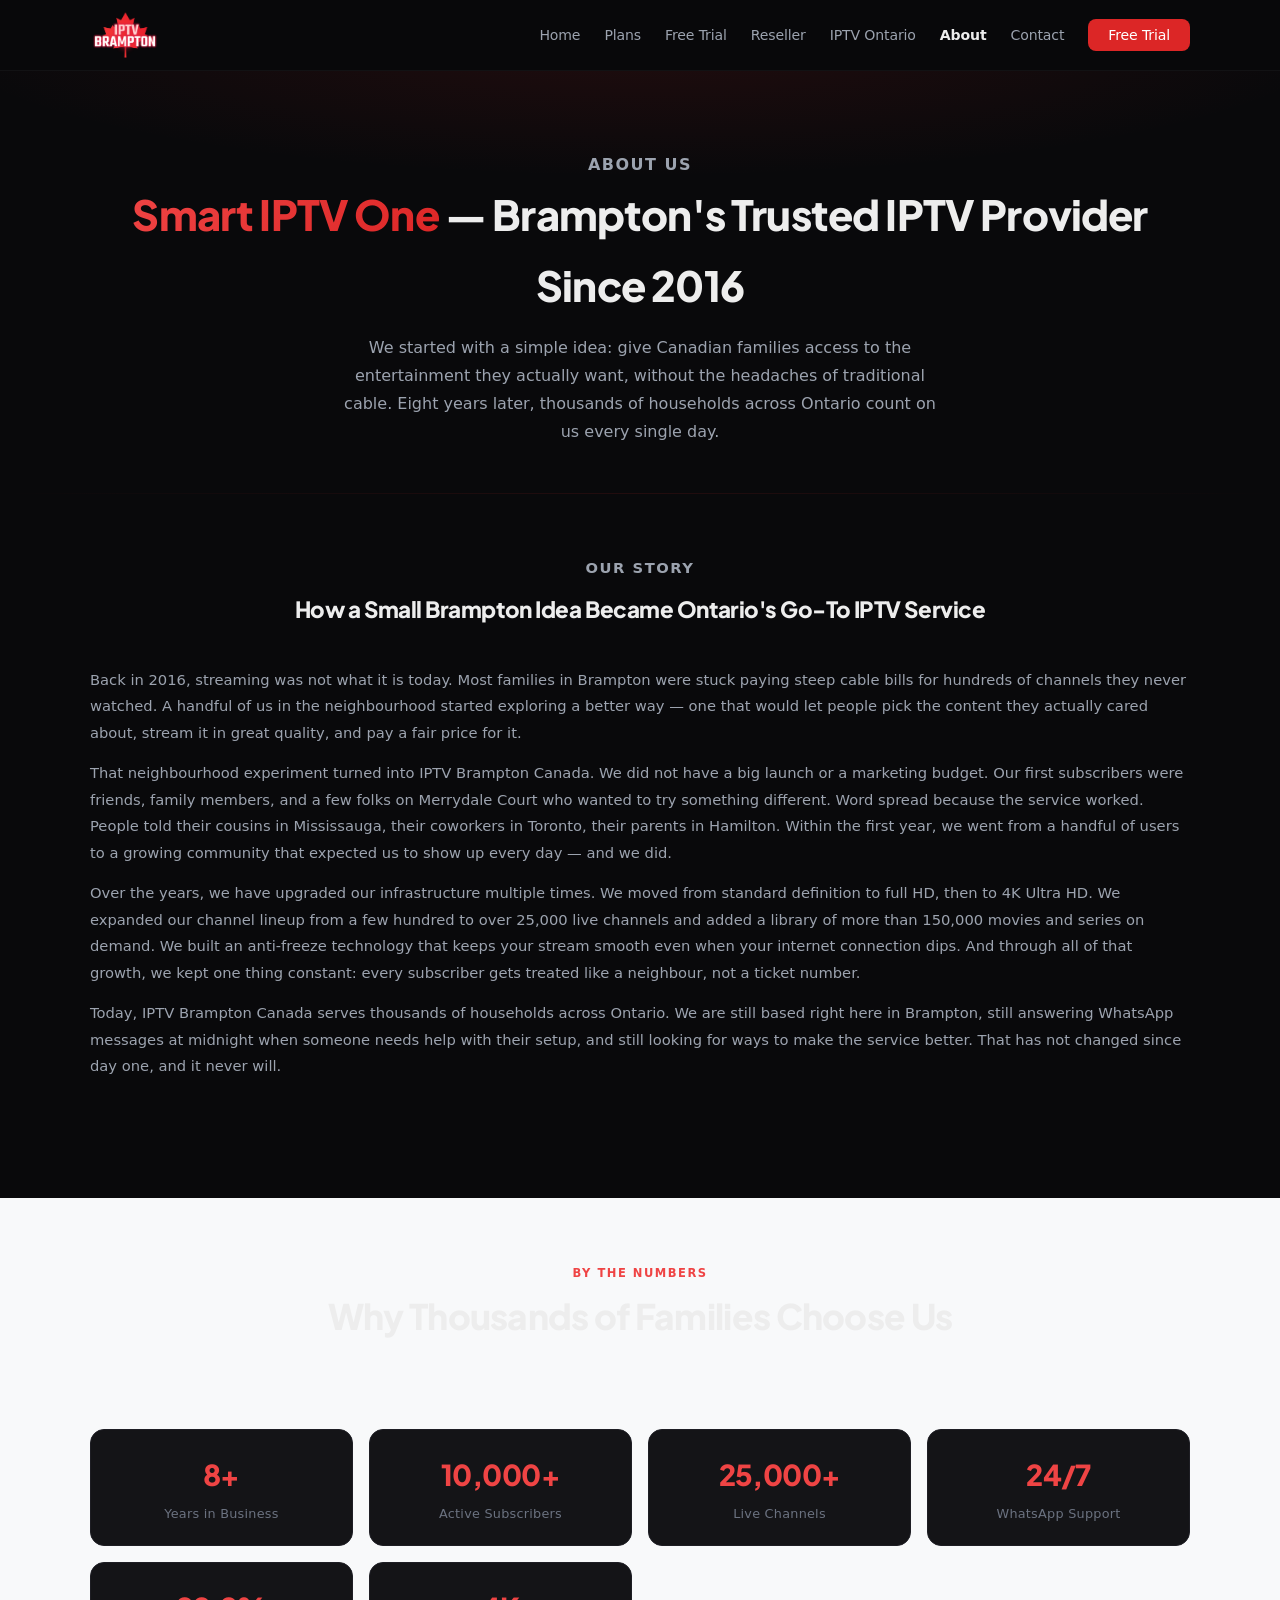
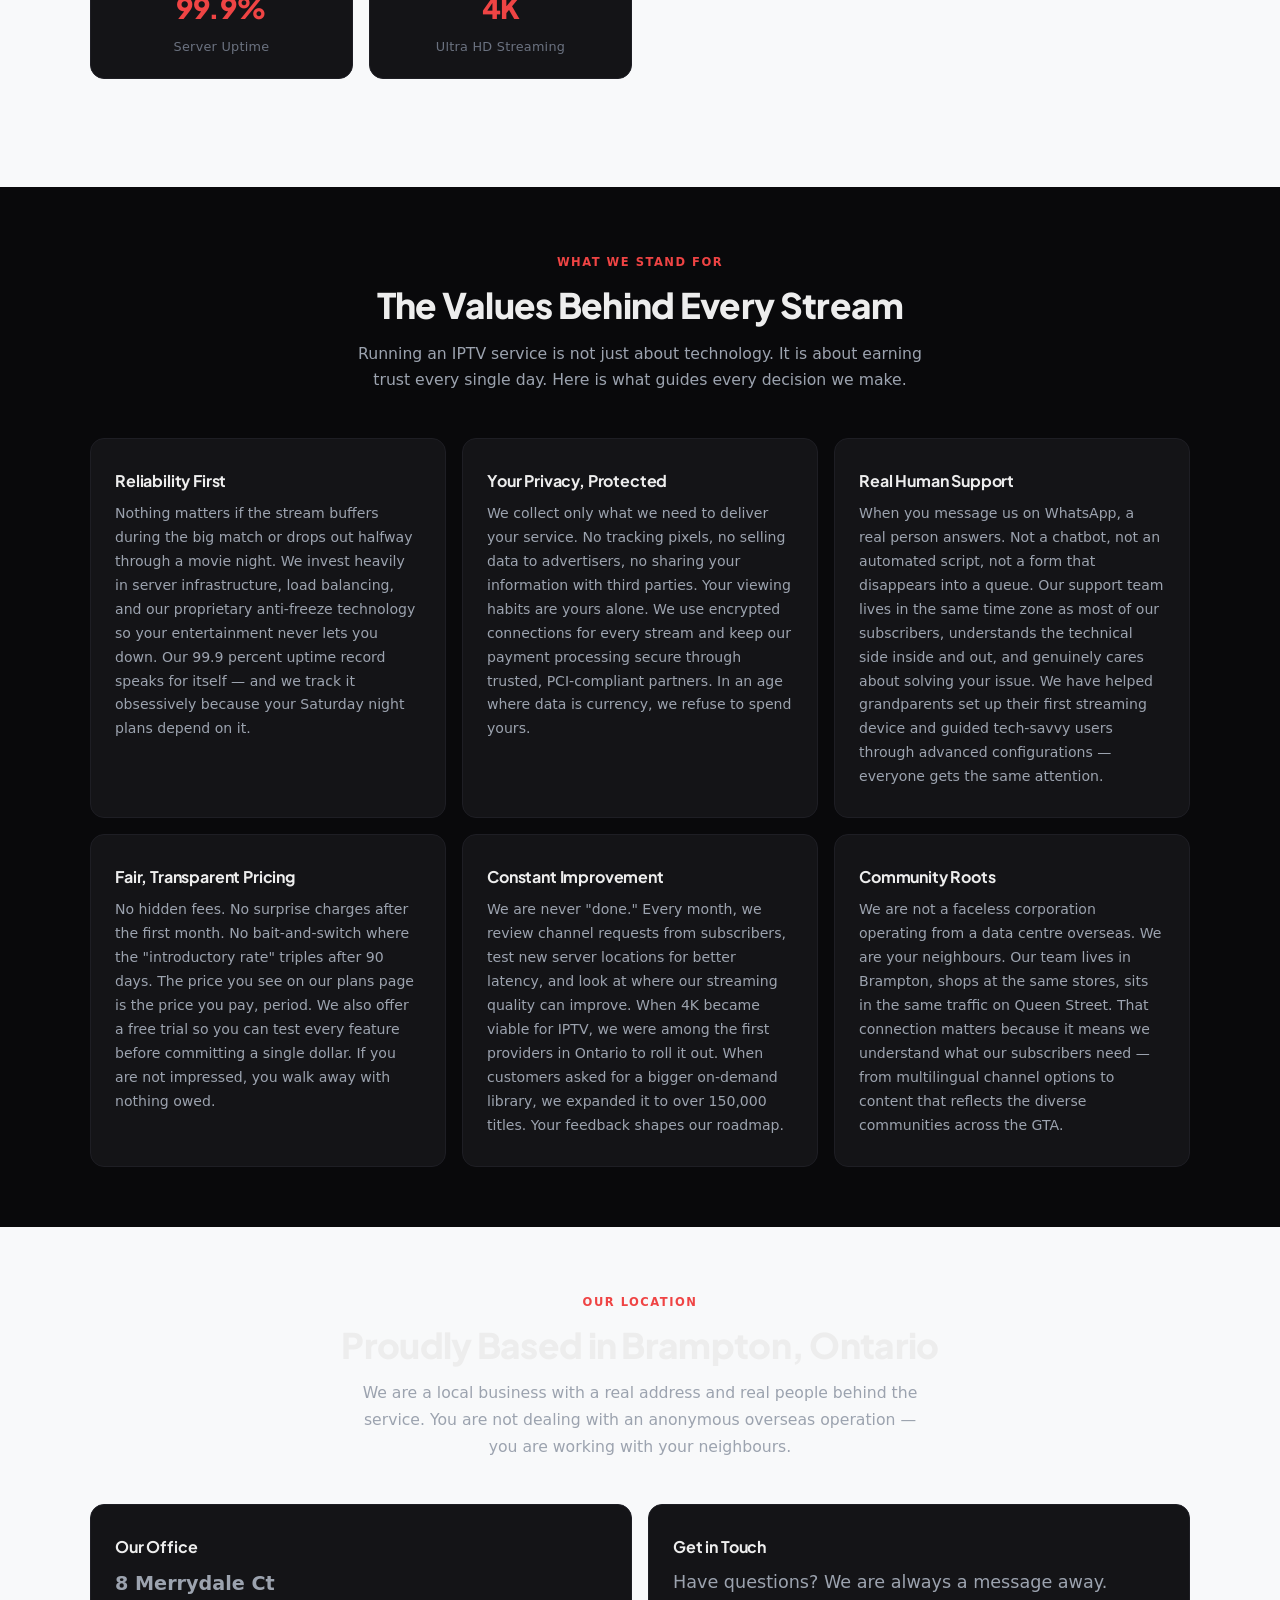
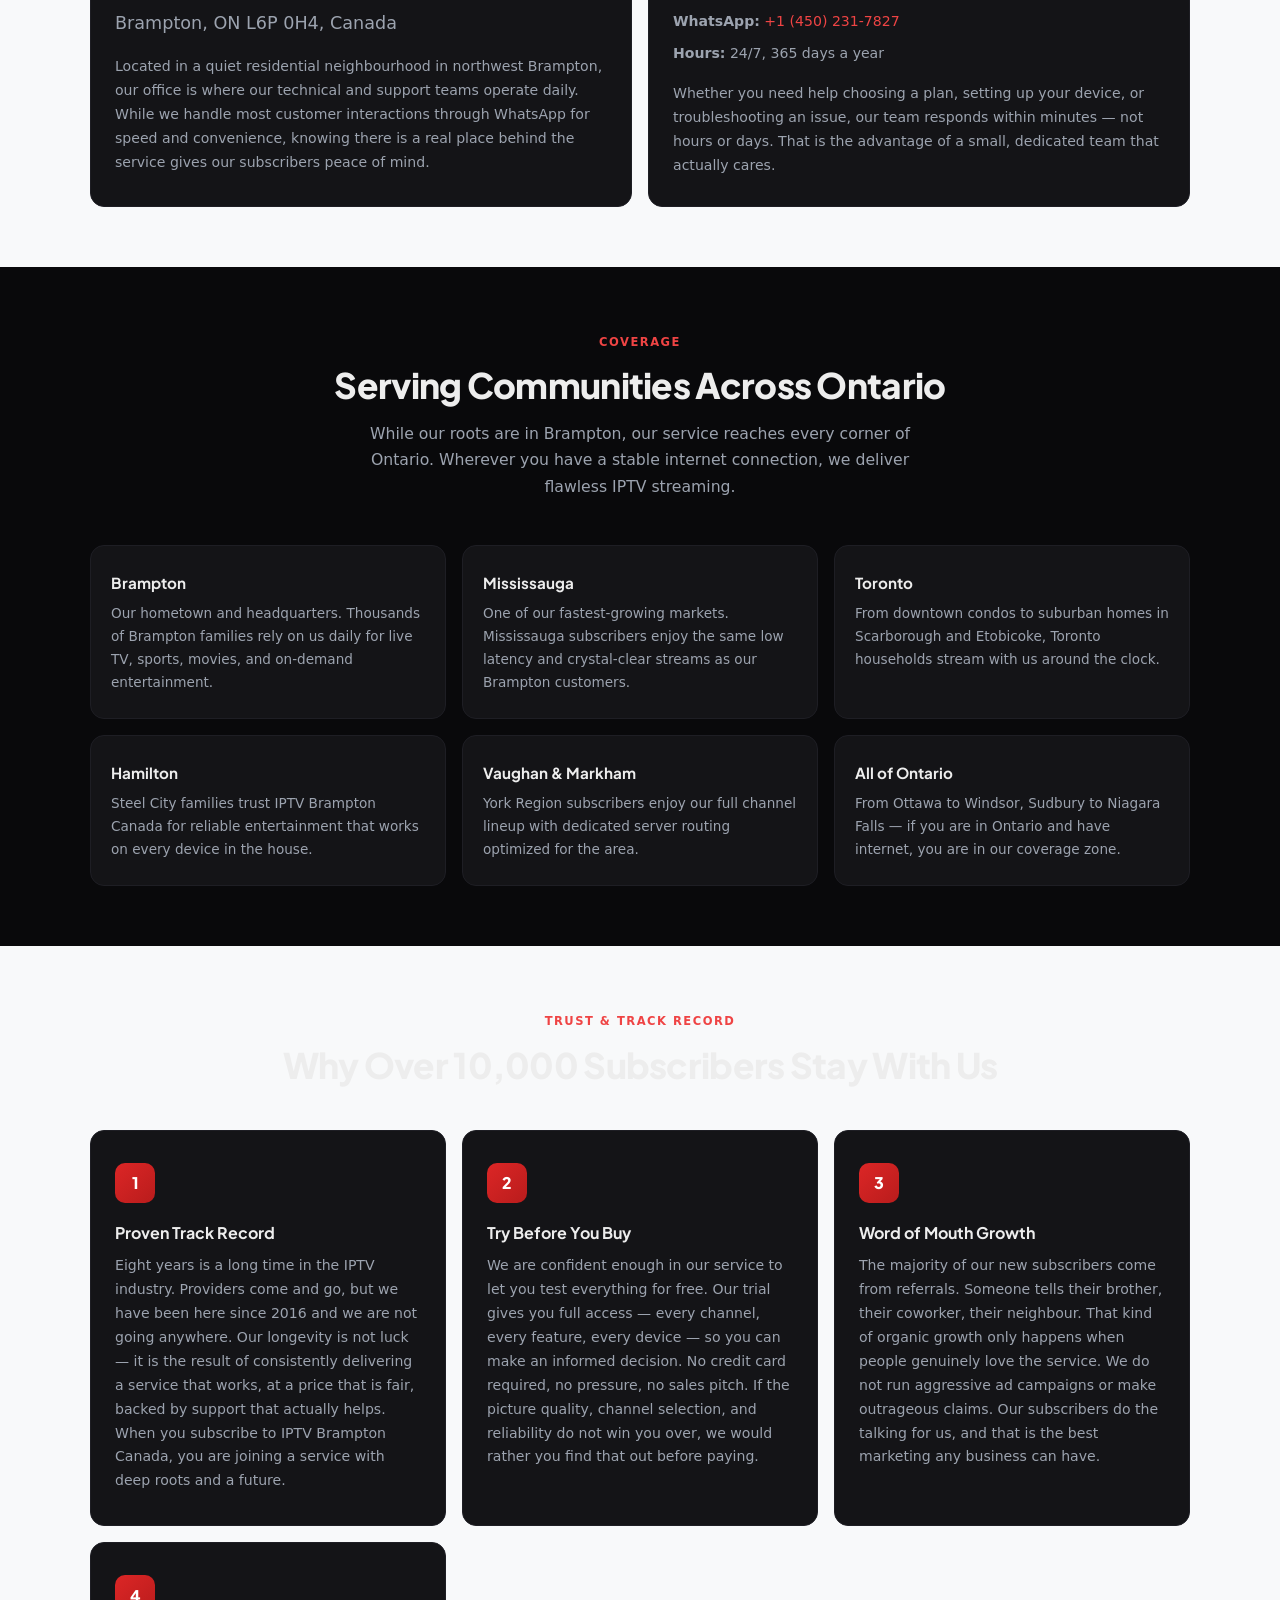
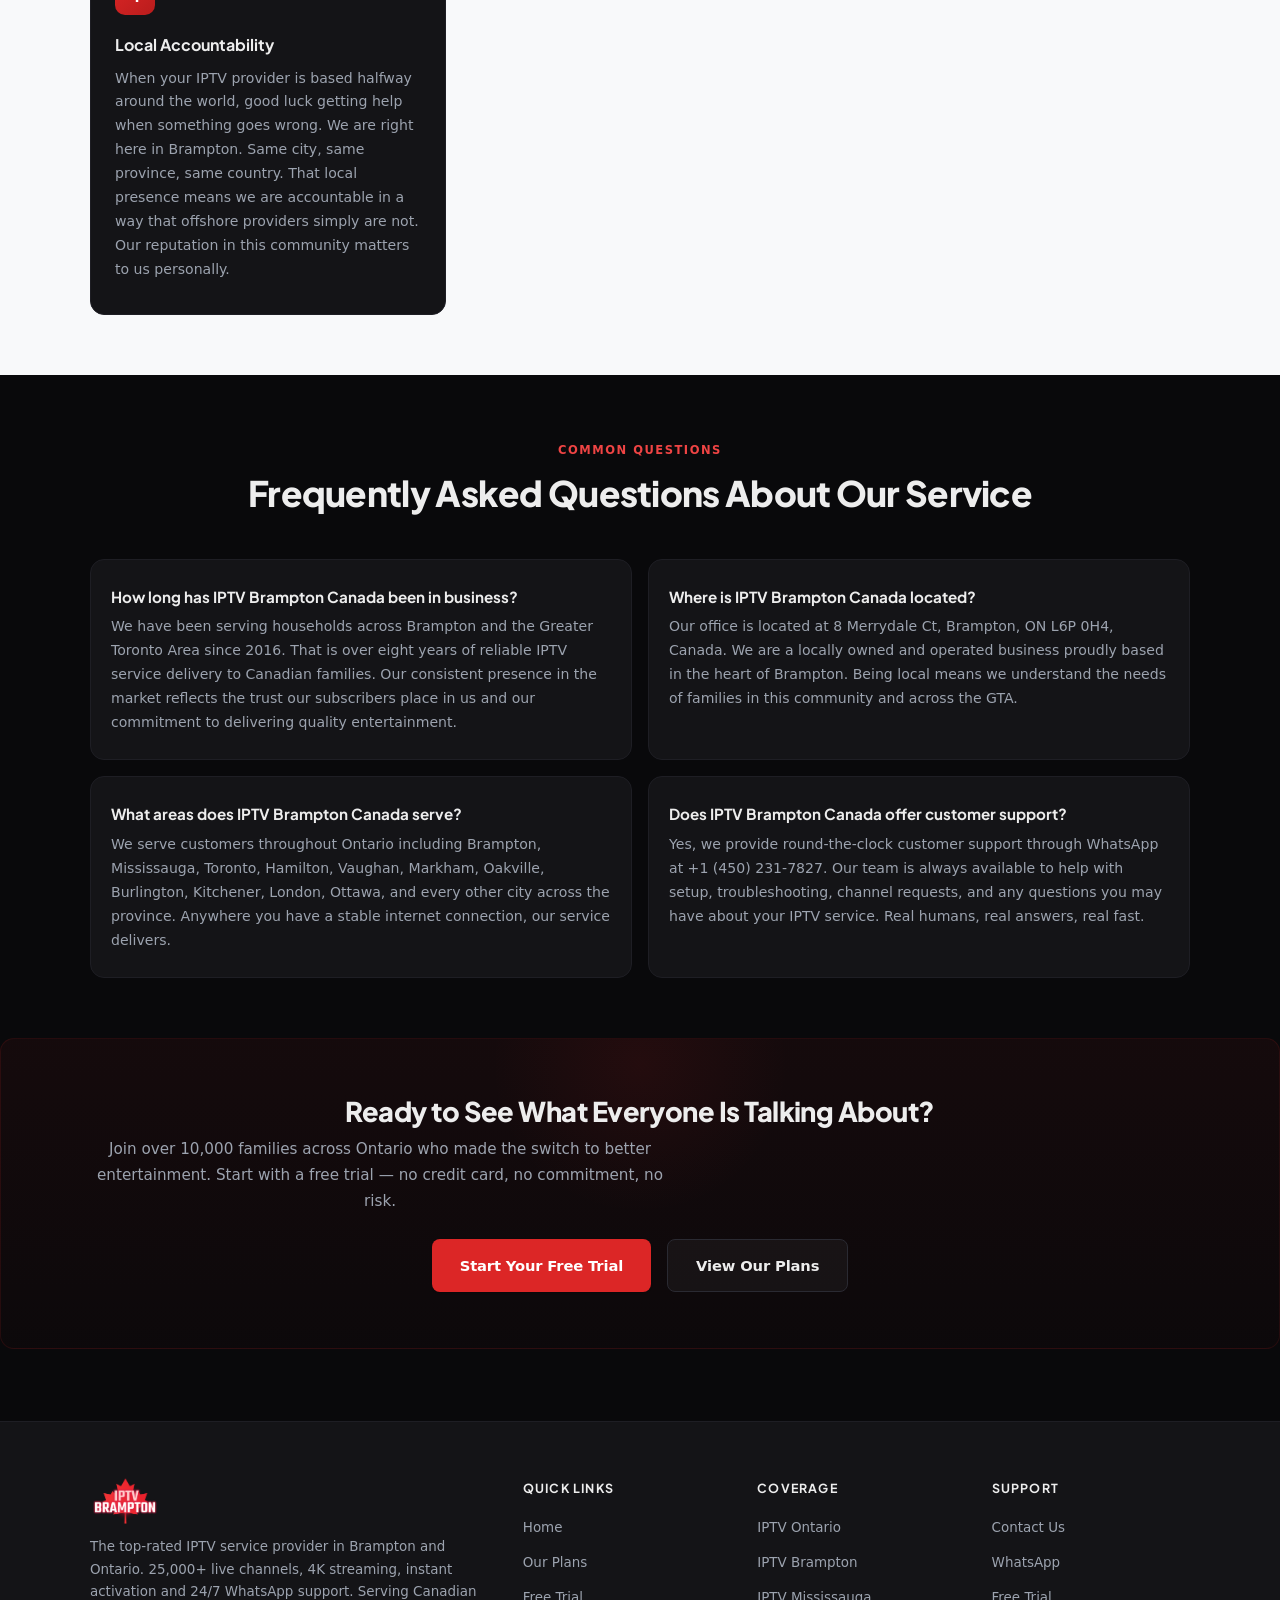
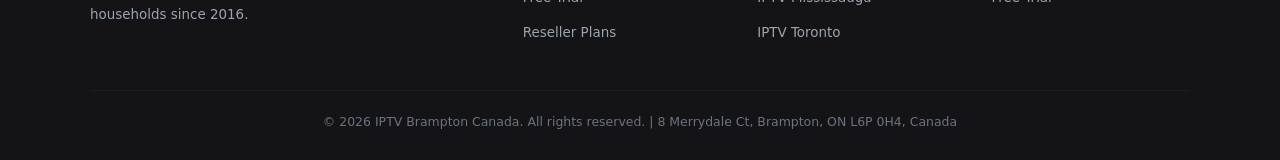
<file: about/index.html>
<!DOCTYPE html>
<html lang="en">
<head>
  <meta charset="UTF-8">
  <meta name="viewport" content="width=device-width, initial-scale=1.0">
  <title>About IPTV Brampton Canada | Trusted IPTV Provider in Ontario Since 2016</title>
  <meta name="description" content="Learn about IPTV Brampton Canada — a trusted local IPTV service provider based in Brampton, Ontario since 2016. 25,000+ channels, 4K streaming, and 24/7 WhatsApp support for families across the GTA.">
  <meta name="keywords" content="iptv brampton canada about, iptv brampton provider, iptv service brampton ontario, iptv brampton, iptv ontario provider">
  <link rel="canonical" href="https://iptvbramptoncanada.com/about/">
  <link rel="icon" type="image/png" href="/images/favicon.png">
  <meta property="og:title" content="About IPTV Brampton Canada | Trusted IPTV Provider Since 2016">
  <meta property="og:description" content="Discover why thousands of families across Brampton and Ontario trust IPTV Brampton Canada for reliable streaming. Local business serving the GTA since 2016.">
  <meta property="og:url" content="https://iptvbramptoncanada.com/about/">
  <meta property="og:type" content="website">
  <meta property="og:image" content="https://iptvbramptoncanada.com/images/logo.png">
  <meta name="twitter:card" content="summary_large_image">
  <link rel="stylesheet" href="/css/style.css">

  <script type="application/ld+json">
  {
    "@context": "https://schema.org",
    "@type": "LocalBusiness",
    "name": "IPTV Brampton Canada",
    "description": "Trusted IPTV service provider in Brampton, Ontario serving Canadian households since 2016 with 25,000+ live channels and 4K streaming.",
    "url": "https://iptvbramptoncanada.com",
    "telephone": "+14502317827",
    "address": {
      "@type": "PostalAddress",
      "streetAddress": "8 Merrydale Ct",
      "addressLocality": "Brampton",
      "addressRegion": "ON",
      "postalCode": "L6P 0H4",
      "addressCountry": "CA"
    },
    "geo": {
      "@type": "GeoCoordinates",
      "latitude": "43.7577",
      "longitude": "-79.7350"
    },
    "areaServed": [
      {"@type": "City", "name": "Brampton"},
      {"@type": "City", "name": "Mississauga"},
      {"@type": "City", "name": "Toronto"},
      {"@type": "City", "name": "Hamilton"},
      {"@type": "City", "name": "Vaughan"},
      {"@type": "City", "name": "Markham"},
      {"@type": "AdministrativeArea", "name": "Ontario"}
    ],
    "foundingDate": "2016",
    "priceRange": "$$",
    "openingHours": "Mo-Su 00:00-23:59",
    "sameAs": [
      "https://wa.me/14502317827"
    ],
    "image": "https://iptvbramptoncanada.com/images/logo.png"
  }
  </script>

  <script type="application/ld+json">
  {
    "@context": "https://schema.org",
    "@type": "FAQPage",
    "mainEntity": [
      {
        "@type": "Question",
        "name": "How long has IPTV Brampton Canada been in business?",
        "acceptedAnswer": {
          "@type": "Answer",
          "text": "IPTV Brampton Canada has been serving households across Brampton and the Greater Toronto Area since 2016. That is over eight years of reliable IPTV service delivery to Canadian families."
        }
      },
      {
        "@type": "Question",
        "name": "Where is IPTV Brampton Canada located?",
        "acceptedAnswer": {
          "@type": "Answer",
          "text": "Our office is located at 8 Merrydale Ct, Brampton, ON L6P 0H4, Canada. We are a locally owned and operated business proudly based in the heart of Brampton."
        }
      },
      {
        "@type": "Question",
        "name": "What areas does IPTV Brampton Canada serve?",
        "acceptedAnswer": {
          "@type": "Answer",
          "text": "We serve customers throughout Ontario including Brampton, Mississauga, Toronto, Hamilton, Vaughan, Markham, Oakville, Burlington, Kitchener, London, Ottawa, and all other cities across the province."
        }
      },
      {
        "@type": "Question",
        "name": "Does IPTV Brampton Canada offer customer support?",
        "acceptedAnswer": {
          "@type": "Answer",
          "text": "Yes, we provide 24/7 customer support through WhatsApp. Our team is always available to help with setup, troubleshooting, and any questions you may have about your IPTV service."
        }
      }
    ]
  }
  </script>

  <script type="application/ld+json">
  {
    "@context": "https://schema.org",
    "@type": "BreadcrumbList",
    "itemListElement": [
      {"@type": "ListItem", "position": 1, "name": "Home", "item": "https://iptvbramptoncanada.com/"},
      {"@type": "ListItem", "position": 2, "name": "About Us", "item": "https://iptvbramptoncanada.com/about/"}
    ]
  }
  </script>
</head>
<body>

<header class="site-header">
  <div class="header-inner">
    <a href="/" class="logo"><img src="/images/logo.png" alt="IPTV Brampton Canada" width="160" height="38"> </a>
    <button class="hamburger" aria-label="Menu">&#9776;</button>
    <nav>
      <ul class="nav">
        <li><a href="/">Home</a></li>
        <li><a href="/our-plans/">Plans</a></li>
        <li><a href="/free-trial/">Free Trial</a></li>
        <li><a href="/reseller-plans/">Reseller</a></li>
        <li><a href="/iptv-ontario/">IPTV Ontario</a></li>
        <li><a href="/about/" class="active">About</a></li>
        <li><a href="/contact/">Contact</a></li>
        <li><a href="https://wa.me/14502317827?text=Hey%20Iptvbramptoncanada%2C%20i%20want%20a%20free%20trial%20before%20subscribing" class="nav-cta" target="_blank" rel="noopener">Free Trial</a></li>
      </ul>
    </nav>
  </div>
</header>

<main>

  <!-- Hero Section -->
  <section class="page-hero">
    <div class="container center">
      <p class="section-badge">About Us</p>
      <h1><span>Smart IPTV One</span> — Brampton's Trusted IPTV Provider Since 2016</h1>
      <p class="section-sub">We started with a simple idea: give Canadian families access to the entertainment they actually want, without the headaches of traditional cable. Eight years later, thousands of households across Ontario count on us every single day.</p>
    </div>
  </section>

  <!-- Our Story -->
  <section class="content-block" style="padding:60px 0;">
    <div class="container">
      <div class="section-header center">
        <p class="section-badge">Our Story</p>
        <h2 class="section-title">How a Small Brampton Idea Became Ontario's Go-To IPTV Service</h2>
      </div>

      <p>Back in 2016, streaming was not what it is today. Most families in Brampton were stuck paying steep cable bills for hundreds of channels they never watched. A handful of us in the neighbourhood started exploring a better way — one that would let people pick the content they actually cared about, stream it in great quality, and pay a fair price for it.</p>

      <p>That neighbourhood experiment turned into IPTV Brampton Canada. We did not have a big launch or a marketing budget. Our first subscribers were friends, family members, and a few folks on Merrydale Court who wanted to try something different. Word spread because the service worked. People told their cousins in Mississauga, their coworkers in Toronto, their parents in Hamilton. Within the first year, we went from a handful of users to a growing community that expected us to show up every day — and we did.</p>

      <p>Over the years, we have upgraded our infrastructure multiple times. We moved from standard definition to full HD, then to 4K Ultra HD. We expanded our channel lineup from a few hundred to over 25,000 live channels and added a library of more than 150,000 movies and series on demand. We built an anti-freeze technology that keeps your stream smooth even when your internet connection dips. And through all of that growth, we kept one thing constant: every subscriber gets treated like a neighbour, not a ticket number.</p>

      <p>Today, IPTV Brampton Canada serves thousands of households across Ontario. We are still based right here in Brampton, still answering WhatsApp messages at midnight when someone needs help with their setup, and still looking for ways to make the service better. That has not changed since day one, and it never will.</p>
    </div>
  </section>

  <!-- Stats Section -->
  <section style="padding:60px 0;background:var(--bg-alt,#f8f9fa);">
    <div class="container">
      <div class="section-header center">
        <p class="section-badge">By the Numbers</p>
        <h2 class="section-title">Why Thousands of Families Choose Us</h2>
      </div>
      <div class="stats">
        <div class="stat">
          <div class="stat-num">8+</div>
          <div class="stat-label">Years in Business</div>
        </div>
        <div class="stat">
          <div class="stat-num">10,000+</div>
          <div class="stat-label">Active Subscribers</div>
        </div>
        <div class="stat">
          <div class="stat-num">25,000+</div>
          <div class="stat-label">Live Channels</div>
        </div>
        <div class="stat">
          <div class="stat-num">24/7</div>
          <div class="stat-label">WhatsApp Support</div>
        </div>
        <div class="stat">
          <div class="stat-num">99.9%</div>
          <div class="stat-label">Server Uptime</div>
        </div>
        <div class="stat">
          <div class="stat-num">4K</div>
          <div class="stat-label">Ultra HD Streaming</div>
        </div>
      </div>
    </div>
  </section>

  <!-- Our Values -->
  <section style="padding:60px 0;">
    <div class="container">
      <div class="section-header center">
        <p class="section-badge">What We Stand For</p>
        <h2 class="section-title">The Values Behind Every Stream</h2>
        <p class="section-sub">Running an IPTV service is not just about technology. It is about earning trust every single day. Here is what guides every decision we make.</p>
      </div>
      <div class="features-grid">
        <div class="feature-card">
          <h3>Reliability First</h3>
          <p>Nothing matters if the stream buffers during the big match or drops out halfway through a movie night. We invest heavily in server infrastructure, load balancing, and our proprietary anti-freeze technology so your entertainment never lets you down. Our 99.9 percent uptime record speaks for itself — and we track it obsessively because your Saturday night plans depend on it.</p>
        </div>
        <div class="feature-card">
          <h3>Your Privacy, Protected</h3>
          <p>We collect only what we need to deliver your service. No tracking pixels, no selling data to advertisers, no sharing your information with third parties. Your viewing habits are yours alone. We use encrypted connections for every stream and keep our payment processing secure through trusted, PCI-compliant partners. In an age where data is currency, we refuse to spend yours.</p>
        </div>
        <div class="feature-card">
          <h3>Real Human Support</h3>
          <p>When you message us on WhatsApp, a real person answers. Not a chatbot, not an automated script, not a form that disappears into a queue. Our support team lives in the same time zone as most of our subscribers, understands the technical side inside and out, and genuinely cares about solving your issue. We have helped grandparents set up their first streaming device and guided tech-savvy users through advanced configurations — everyone gets the same attention.</p>
        </div>
        <div class="feature-card">
          <h3>Fair, Transparent Pricing</h3>
          <p>No hidden fees. No surprise charges after the first month. No bait-and-switch where the "introductory rate" triples after 90 days. The price you see on our plans page is the price you pay, period. We also offer a free trial so you can test every feature before committing a single dollar. If you are not impressed, you walk away with nothing owed.</p>
        </div>
        <div class="feature-card">
          <h3>Constant Improvement</h3>
          <p>We are never "done." Every month, we review channel requests from subscribers, test new server locations for better latency, and look at where our streaming quality can improve. When 4K became viable for IPTV, we were among the first providers in Ontario to roll it out. When customers asked for a bigger on-demand library, we expanded it to over 150,000 titles. Your feedback shapes our roadmap.</p>
        </div>
        <div class="feature-card">
          <h3>Community Roots</h3>
          <p>We are not a faceless corporation operating from a data centre overseas. We are your neighbours. Our team lives in Brampton, shops at the same stores, sits in the same traffic on Queen Street. That connection matters because it means we understand what our subscribers need — from multilingual channel options to content that reflects the diverse communities across the GTA.</p>
        </div>
      </div>
    </div>
  </section>

  <!-- Physical Address Section -->
  <section style="padding:60px 0;background:var(--bg-alt,#f8f9fa);">
    <div class="container">
      <div class="section-header center">
        <p class="section-badge">Our Location</p>
        <h2 class="section-title">Proudly Based in Brampton, Ontario</h2>
        <p class="section-sub">We are a local business with a real address and real people behind the service. You are not dealing with an anonymous overseas operation — you are working with your neighbours.</p>
      </div>
      <div class="features-grid" style="grid-template-columns:1fr 1fr;">
        <div class="feature-card center">
          <h3>Our Office</h3>
          <p style="font-size:1.2em;font-weight:600;margin-bottom:8px;">8 Merrydale Ct</p>
          <p style="font-size:1.1em;">Brampton, ON L6P 0H4, Canada</p>
          <p style="margin-top:16px;">Located in a quiet residential neighbourhood in northwest Brampton, our office is where our technical and support teams operate daily. While we handle most customer interactions through WhatsApp for speed and convenience, knowing there is a real place behind the service gives our subscribers peace of mind.</p>
        </div>
        <div class="feature-card center">
          <h3>Get in Touch</h3>
          <p style="font-size:1.1em;margin-bottom:12px;">Have questions? We are always a message away.</p>
          <p><strong>WhatsApp:</strong> <a href="https://wa.me/14502317827" target="_blank" rel="noopener">+1 (450) 231-7827</a></p>
          <p style="margin-top:8px;"><strong>Hours:</strong> 24/7, 365 days a year</p>
          <p style="margin-top:16px;">Whether you need help choosing a plan, setting up your device, or troubleshooting an issue, our team responds within minutes — not hours or days. That is the advantage of a small, dedicated team that actually cares.</p>
        </div>
      </div>
    </div>
  </section>

  <!-- Service Area Coverage -->
  <section style="padding:60px 0;">
    <div class="container">
      <div class="section-header center">
        <p class="section-badge">Coverage</p>
        <h2 class="section-title">Serving Communities Across Ontario</h2>
        <p class="section-sub">While our roots are in Brampton, our service reaches every corner of Ontario. Wherever you have a stable internet connection, we deliver flawless IPTV streaming.</p>
      </div>
      <div class="coverage-grid">
        <div class="coverage-card">
          <h3>Brampton</h3>
          <p>Our hometown and headquarters. Thousands of Brampton families rely on us daily for live TV, sports, movies, and on-demand entertainment.</p>
        </div>
        <div class="coverage-card">
          <h3>Mississauga</h3>
          <p>One of our fastest-growing markets. Mississauga subscribers enjoy the same low latency and crystal-clear streams as our Brampton customers.</p>
        </div>
        <div class="coverage-card">
          <h3>Toronto</h3>
          <p>From downtown condos to suburban homes in Scarborough and Etobicoke, Toronto households stream with us around the clock.</p>
        </div>
        <div class="coverage-card">
          <h3>Hamilton</h3>
          <p>Steel City families trust IPTV Brampton Canada for reliable entertainment that works on every device in the house.</p>
        </div>
        <div class="coverage-card">
          <h3>Vaughan &amp; Markham</h3>
          <p>York Region subscribers enjoy our full channel lineup with dedicated server routing optimized for the area.</p>
        </div>
        <div class="coverage-card">
          <h3>All of Ontario</h3>
          <p>From Ottawa to Windsor, Sudbury to Niagara Falls — if you are in Ontario and have internet, you are in our coverage zone.</p>
        </div>
      </div>
    </div>
  </section>

  <!-- Why Customers Trust Us -->
  <section style="padding:60px 0;background:var(--bg-alt,#f8f9fa);">
    <div class="container">
      <div class="section-header center">
        <p class="section-badge">Trust &amp; Track Record</p>
        <h2 class="section-title">Why Over 10,000 Subscribers Stay With Us</h2>
      </div>
      <div class="steps">
        <div class="step">
          <div class="step-num">1</div>
          <h3>Proven Track Record</h3>
          <p>Eight years is a long time in the IPTV industry. Providers come and go, but we have been here since 2016 and we are not going anywhere. Our longevity is not luck — it is the result of consistently delivering a service that works, at a price that is fair, backed by support that actually helps. When you subscribe to IPTV Brampton Canada, you are joining a service with deep roots and a future.</p>
        </div>
        <div class="step">
          <div class="step-num">2</div>
          <h3>Try Before You Buy</h3>
          <p>We are confident enough in our service to let you test everything for free. Our trial gives you full access — every channel, every feature, every device — so you can make an informed decision. No credit card required, no pressure, no sales pitch. If the picture quality, channel selection, and reliability do not win you over, we would rather you find that out before paying.</p>
        </div>
        <div class="step">
          <div class="step-num">3</div>
          <h3>Word of Mouth Growth</h3>
          <p>The majority of our new subscribers come from referrals. Someone tells their brother, their coworker, their neighbour. That kind of organic growth only happens when people genuinely love the service. We do not run aggressive ad campaigns or make outrageous claims. Our subscribers do the talking for us, and that is the best marketing any business can have.</p>
        </div>
        <div class="step">
          <div class="step-num">4</div>
          <h3>Local Accountability</h3>
          <p>When your IPTV provider is based halfway around the world, good luck getting help when something goes wrong. We are right here in Brampton. Same city, same province, same country. That local presence means we are accountable in a way that offshore providers simply are not. Our reputation in this community matters to us personally.</p>
        </div>
      </div>
    </div>
  </section>

  <!-- FAQ Section -->
  <section style="padding:60px 0;">
    <div class="container">
      <div class="section-header center">
        <p class="section-badge">Common Questions</p>
        <h2 class="section-title">Frequently Asked Questions About Our Service</h2>
      </div>
      <div class="legal-grid">
        <div class="legal-card">
          <h3>How long has IPTV Brampton Canada been in business?</h3>
          <p>We have been serving households across Brampton and the Greater Toronto Area since 2016. That is over eight years of reliable IPTV service delivery to Canadian families. Our consistent presence in the market reflects the trust our subscribers place in us and our commitment to delivering quality entertainment.</p>
        </div>
        <div class="legal-card">
          <h3>Where is IPTV Brampton Canada located?</h3>
          <p>Our office is located at 8 Merrydale Ct, Brampton, ON L6P 0H4, Canada. We are a locally owned and operated business proudly based in the heart of Brampton. Being local means we understand the needs of families in this community and across the GTA.</p>
        </div>
        <div class="legal-card">
          <h3>What areas does IPTV Brampton Canada serve?</h3>
          <p>We serve customers throughout Ontario including Brampton, Mississauga, Toronto, Hamilton, Vaughan, Markham, Oakville, Burlington, Kitchener, London, Ottawa, and every other city across the province. Anywhere you have a stable internet connection, our service delivers.</p>
        </div>
        <div class="legal-card">
          <h3>Does IPTV Brampton Canada offer customer support?</h3>
          <p>Yes, we provide round-the-clock customer support through WhatsApp at +1 (450) 231-7827. Our team is always available to help with setup, troubleshooting, channel requests, and any questions you may have about your IPTV service. Real humans, real answers, real fast.</p>
        </div>
      </div>
    </div>
  </section>

  <!-- CTA Section -->
  <section class="cta-section">
    <div class="container center">
      <h2 class="section-title">Ready to See What Everyone Is Talking About?</h2>
      <p class="section-sub">Join over 10,000 families across Ontario who made the switch to better entertainment. Start with a free trial — no credit card, no commitment, no risk.</p>
      <div style="display:flex;gap:16px;justify-content:center;flex-wrap:wrap;margin-top:24px;">
        <a href="https://wa.me/14502317827?text=Hey%20Iptvbramptoncanada%2C%20i%20want%20a%20free%20trial%20before%20subscribing" class="btn btn-primary" target="_blank" rel="noopener">Start Your Free Trial</a>
        <a href="/our-plans/" class="btn btn-outline">View Our Plans</a>
      </div>
    </div>
  </section>

</main>

<footer class="site-footer">
  <div class="container">
    <div class="footer-grid">
      <div class="footer-brand">
        <a href="/" class="logo"><img src="/images/logo.png" alt="IPTV Brampton Canada" width="160" height="38"></a>
        <p>The top-rated IPTV service provider in Brampton and Ontario. 25,000+ live channels, 4K streaming, instant activation and 24/7 WhatsApp support. Serving Canadian households since 2016.</p>
      </div>
      <div class="footer-col">
        <h4>Quick Links</h4>
        <ul>
          <li><a href="/">Home</a></li>
          <li><a href="/our-plans/">Our Plans</a></li>
          <li><a href="/free-trial/">Free Trial</a></li>
          <li><a href="/reseller-plans/">Reseller Plans</a></li>
        </ul>
      </div>
      <div class="footer-col">
        <h4>Coverage</h4>
        <ul>
          <li><a href="/iptv-ontario/">IPTV Ontario</a></li>
          <li><a href="/#coverage">IPTV Brampton</a></li>
          <li><a href="/#coverage">IPTV Mississauga</a></li>
          <li><a href="/#coverage">IPTV Toronto</a></li>
        </ul>
      </div>
      <div class="footer-col">
        <h4>Support</h4>
        <ul>
          <li><a href="/contact/">Contact Us</a></li>
          <li><a href="https://wa.me/14502317827" target="_blank" rel="noopener">WhatsApp</a></li>
          <li><a href="/free-trial/">Free Trial</a></li>
        </ul>
      </div>
    </div>
    <div class="footer-bottom">
      &copy; 2026 IPTV Brampton Canada. All rights reserved. | 8 Merrydale Ct, Brampton, ON L6P 0H4, Canada
    </div>
  </div>
</footer>

<script src="/js/main.js"></script>
</body>
</html>
</file>
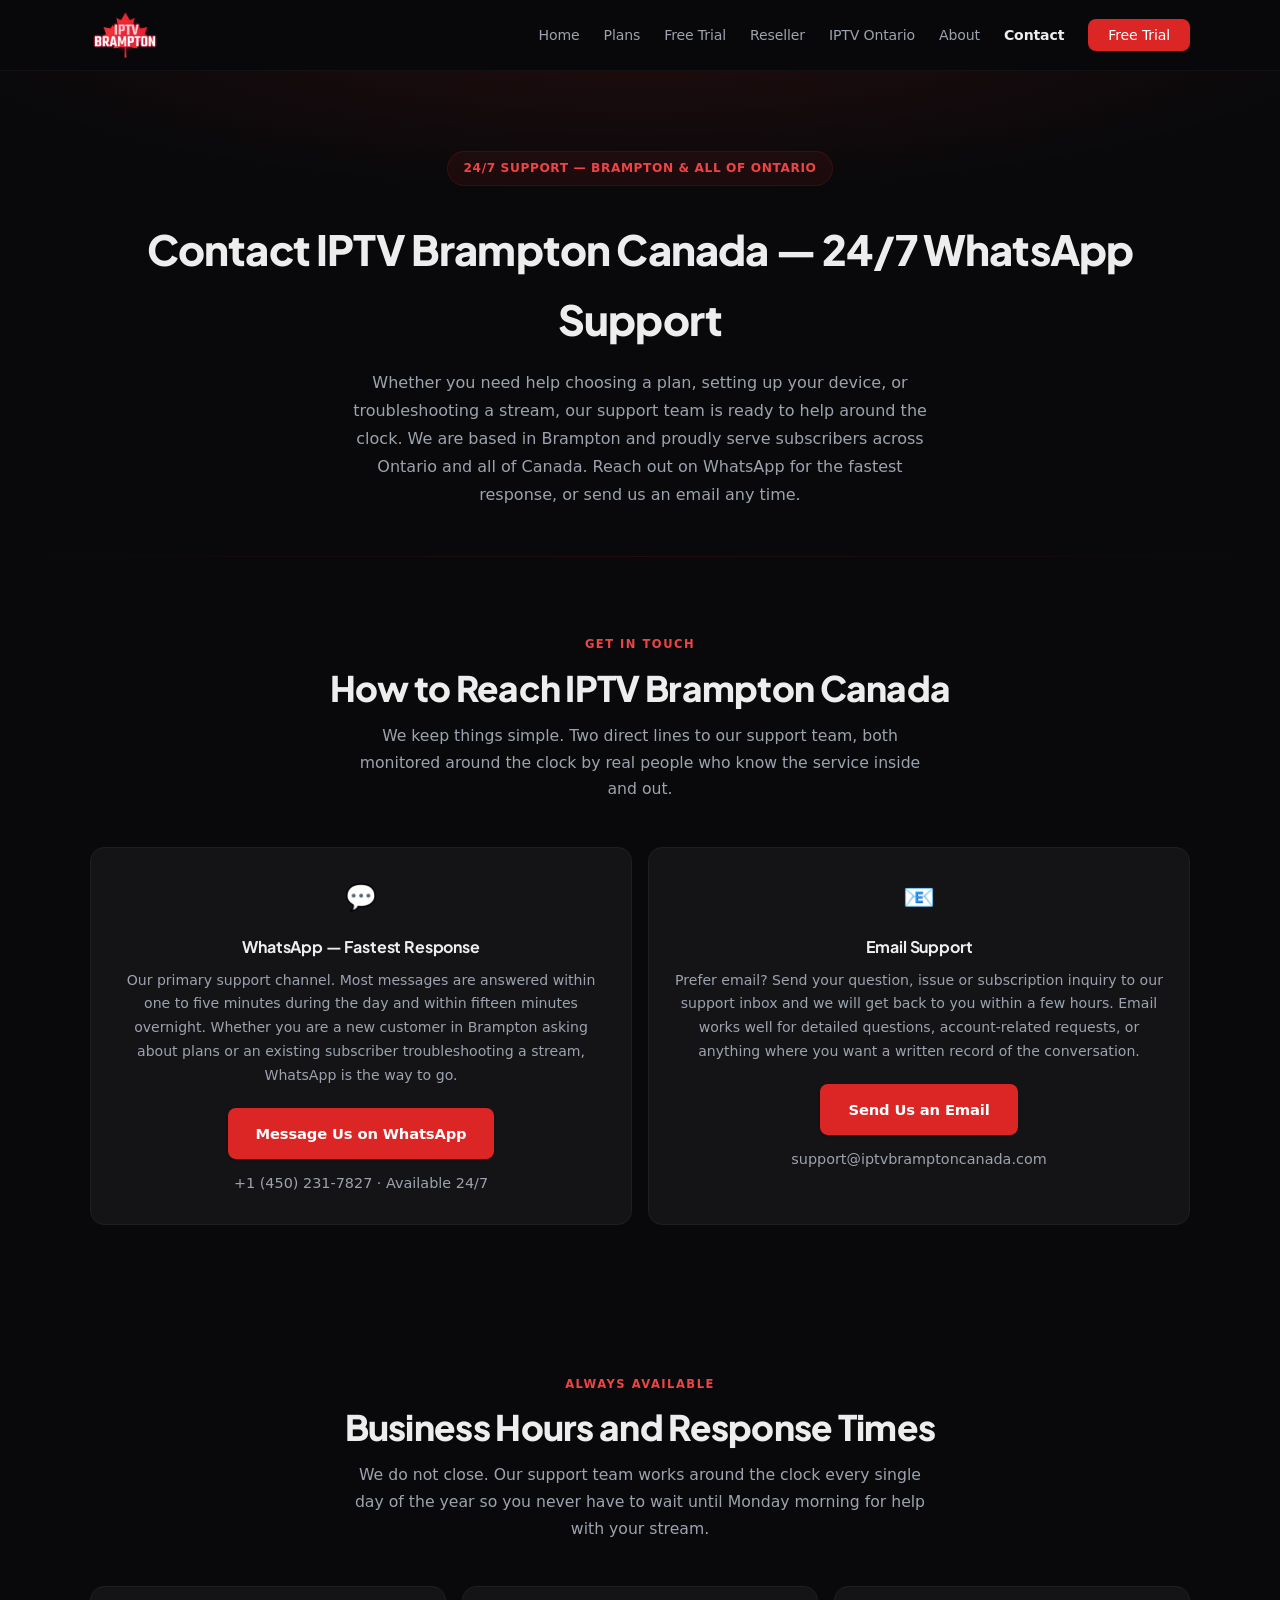
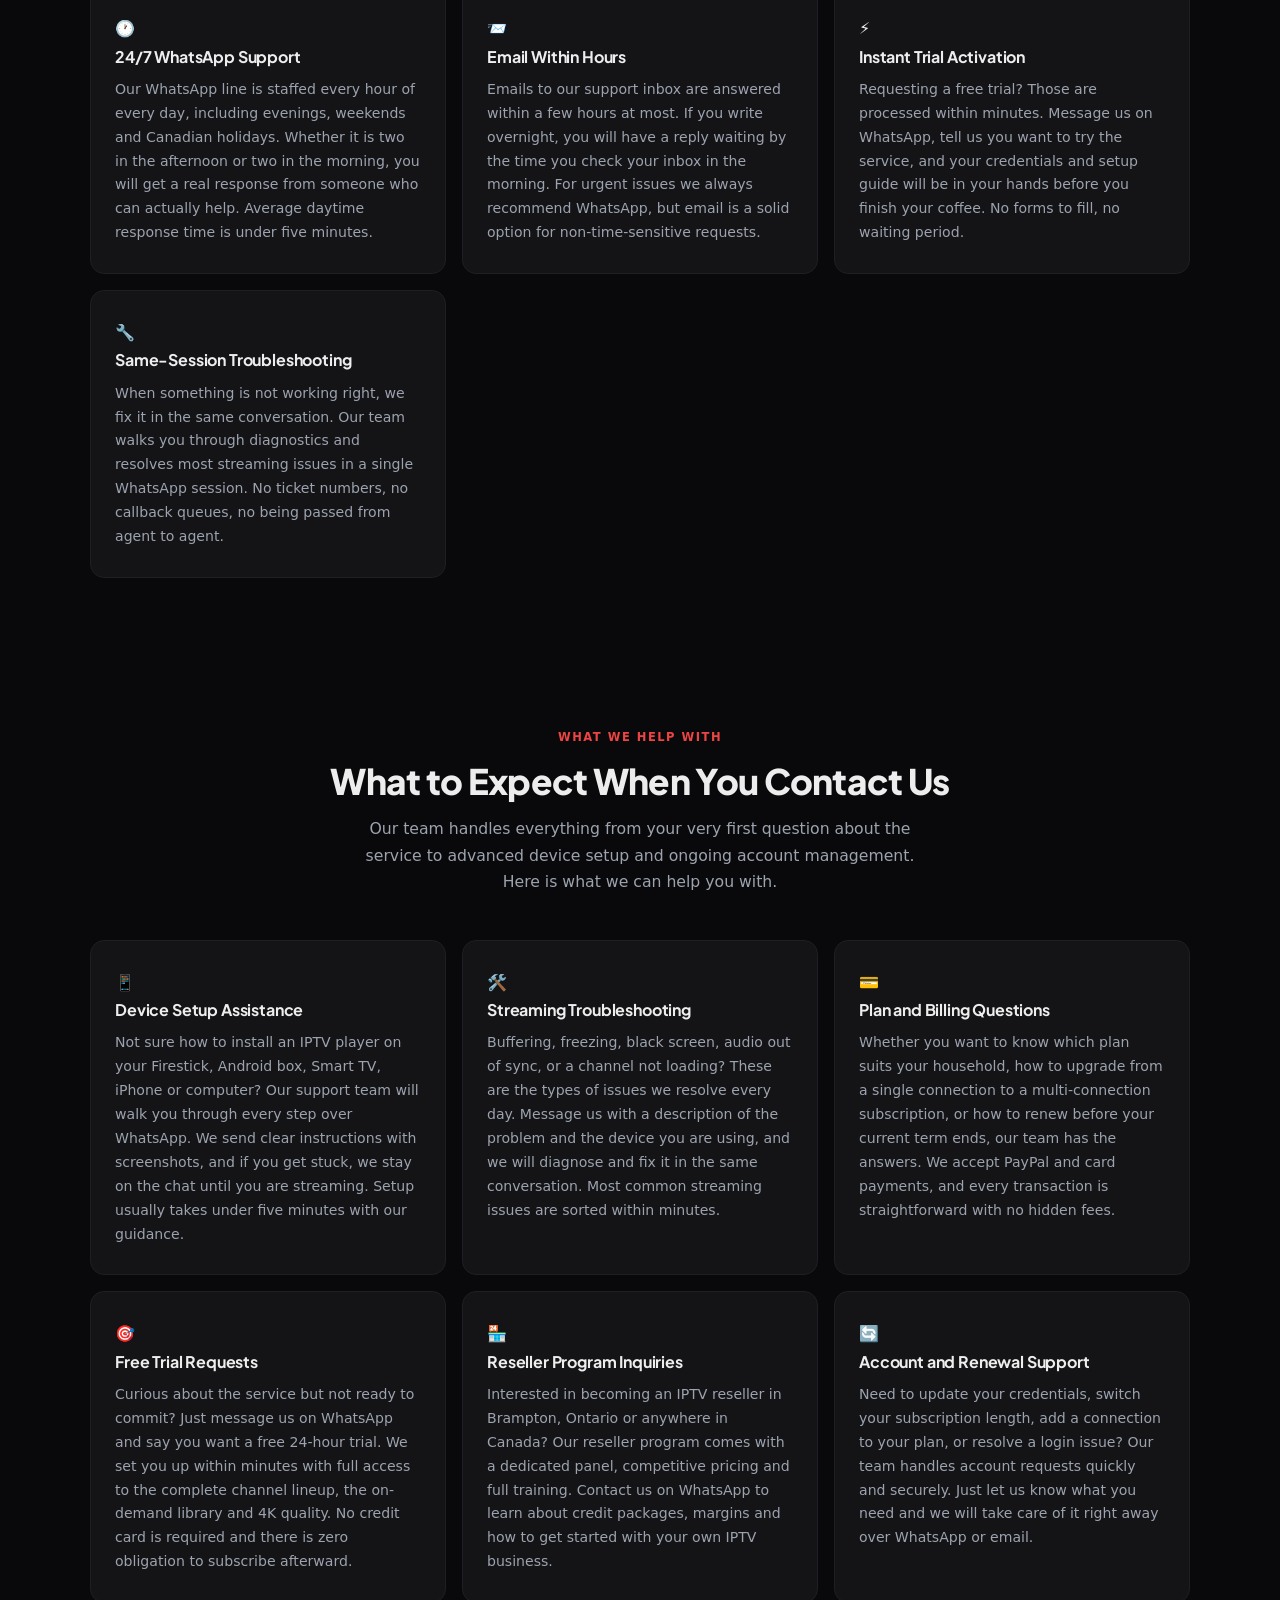
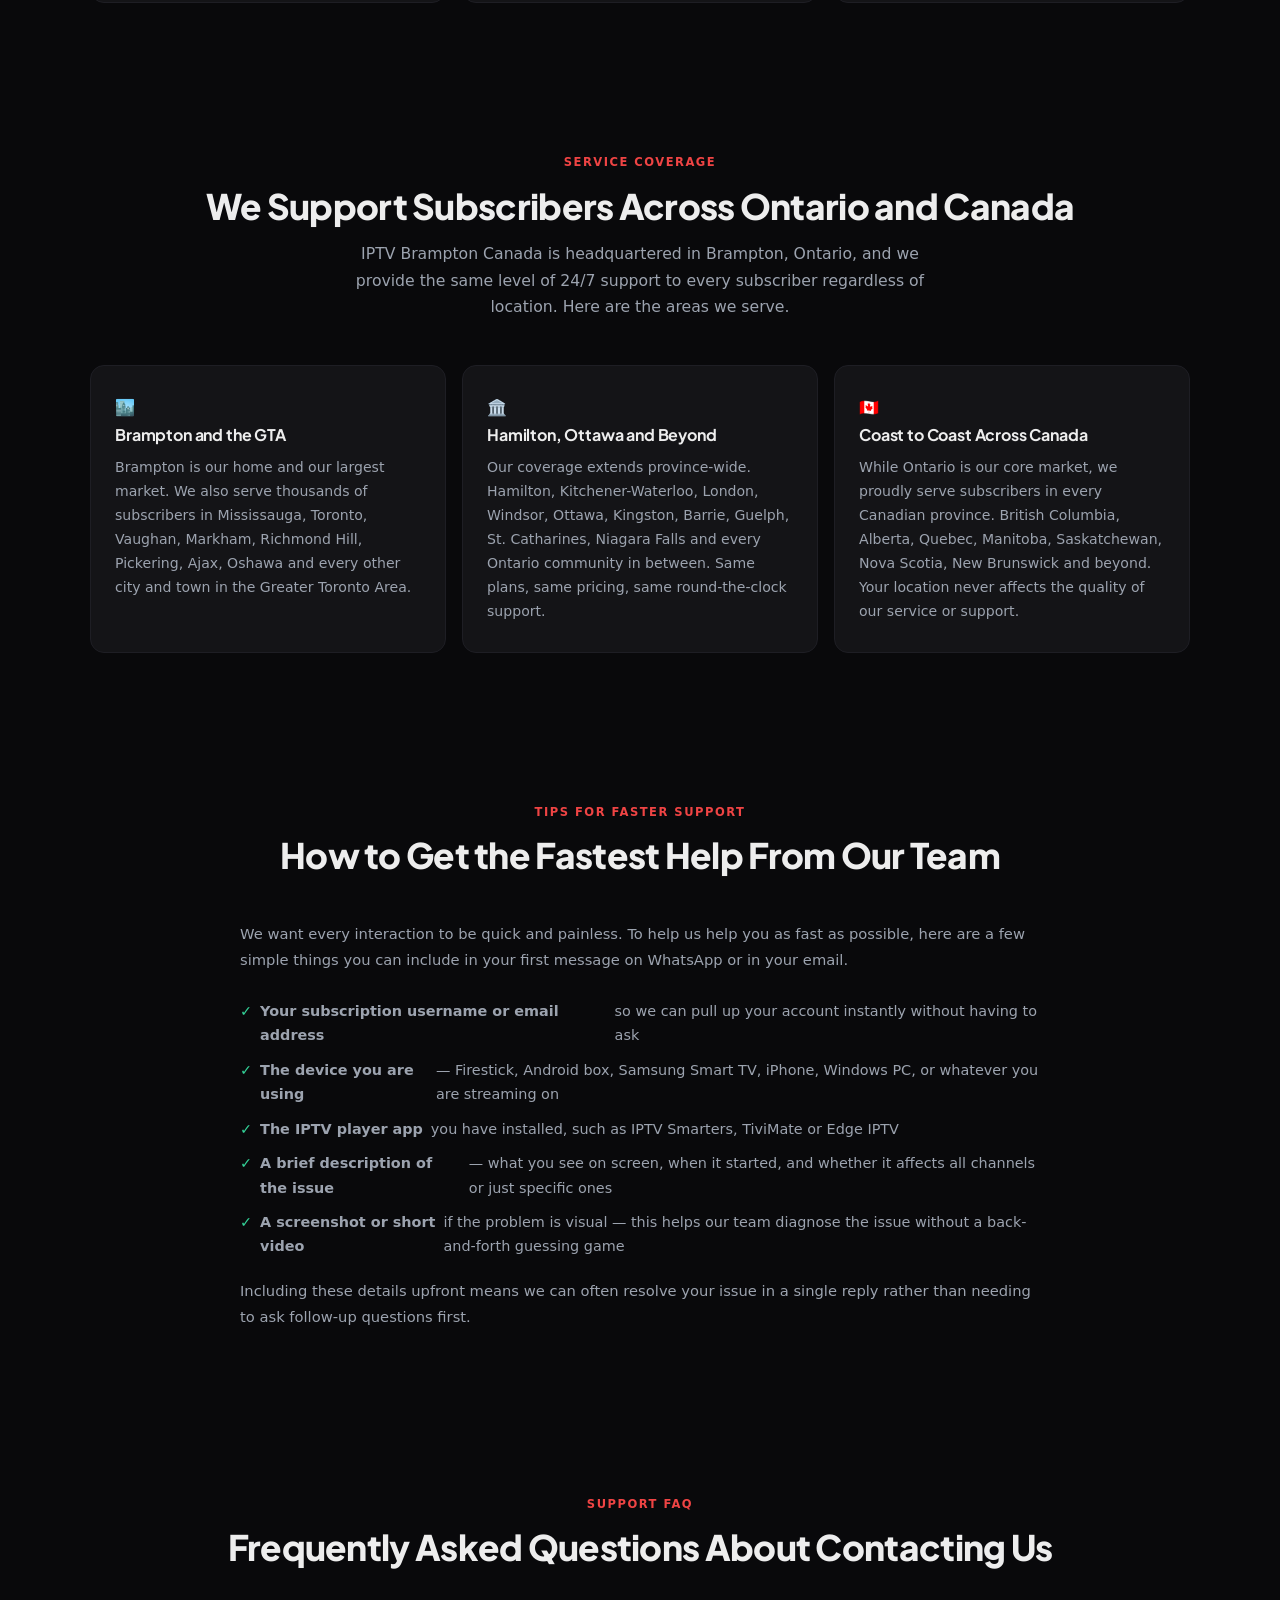
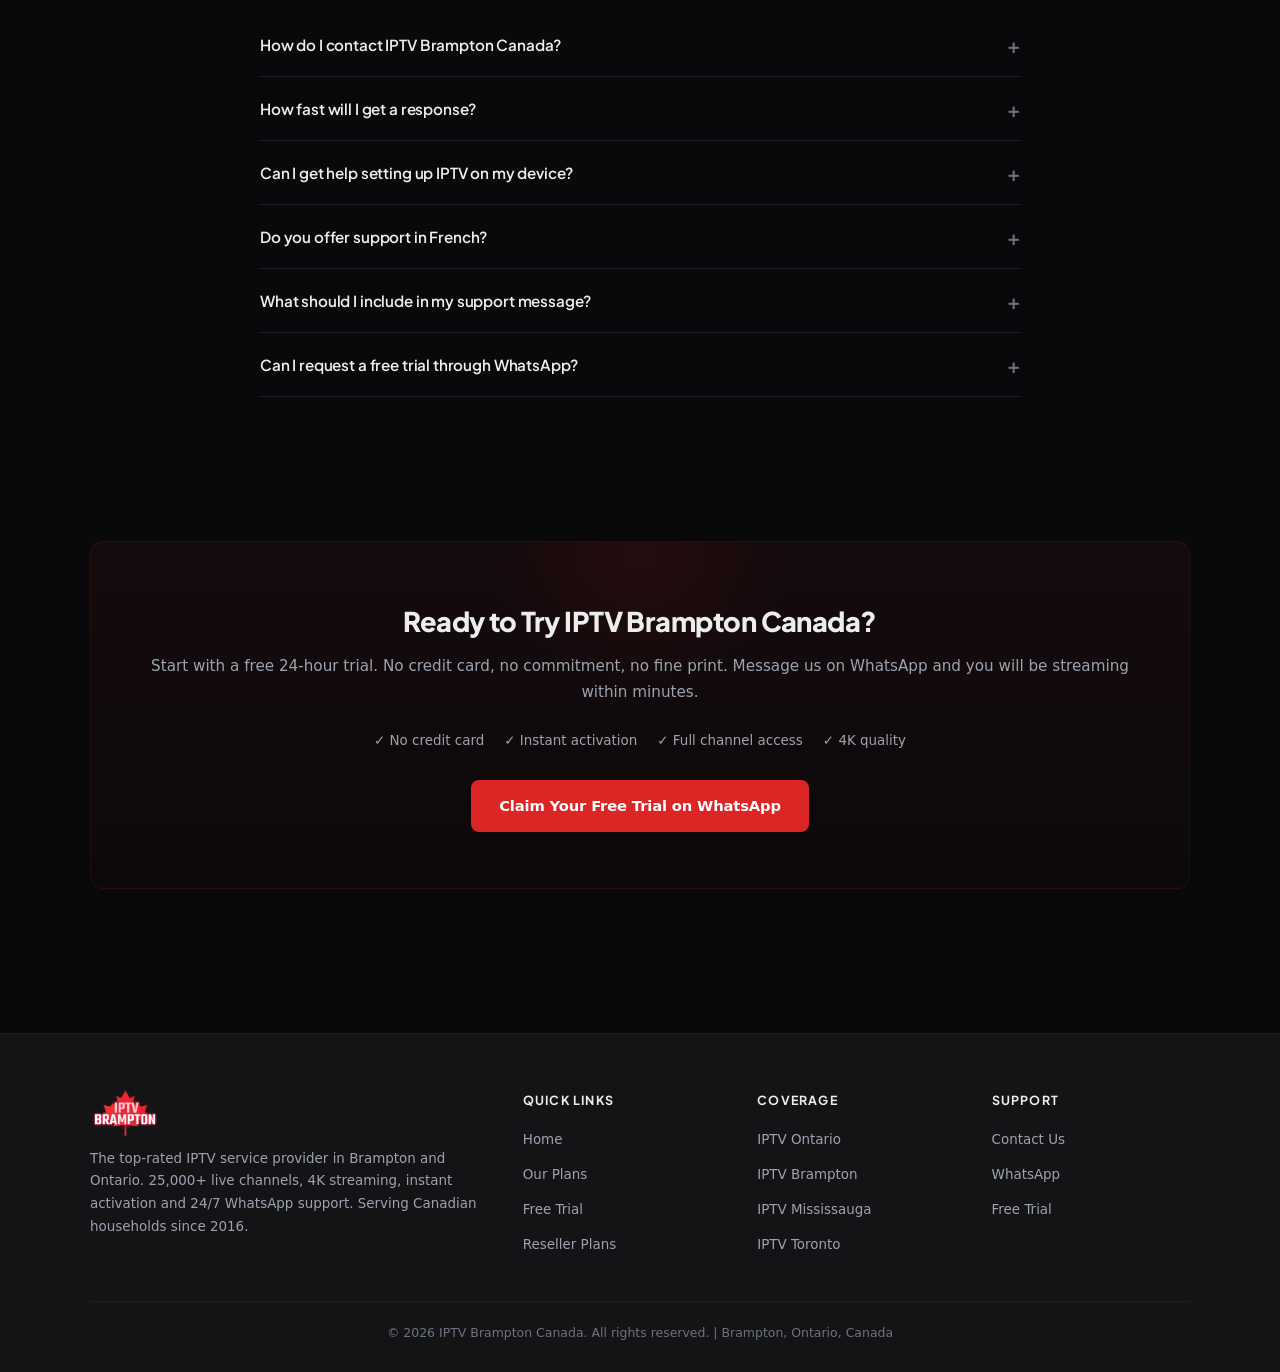
<file: contact/index.html>
<!DOCTYPE html>
<html lang="en">
<head>
<meta charset="UTF-8">
<meta name="viewport" content="width=device-width,initial-scale=1">
<title>Contact IPTV Brampton Canada | 24/7 WhatsApp Support Ontario</title>
<meta name="description" content="Contact IPTV Brampton Canada for 24/7 WhatsApp support. Get instant help with setup, troubleshooting and subscriptions. Serving Brampton, Mississauga, Toronto and all of Ontario.">
<meta name="keywords" content="contact iptv brampton, iptv brampton support, iptv brampton canada contact, iptv support ontario, iptv help brampton">
<link rel="canonical" href="https://iptvbramptoncanada.com/contact/">
<link rel="icon" type="image/png" href="/images/favicon.png">
<meta property="og:title" content="Contact IPTV Brampton Canada | 24/7 WhatsApp Support Ontario">
<meta property="og:description" content="Reach IPTV Brampton Canada anytime via WhatsApp or email. 24/7 support for setup, troubleshooting and subscriptions across Ontario.">
<meta property="og:url" content="https://iptvbramptoncanada.com/contact/">
<meta property="og:type" content="website">
<meta property="og:image" content="https://iptvbramptoncanada.com/images/logo.png">
<meta name="twitter:card" content="summary_large_image">
<meta name="robots" content="index, follow, max-snippet:-1, max-image-preview:large">
<link rel="stylesheet" href="/css/style.css">
<script type="application/ld+json">
{
  "@context":"https://schema.org",
  "@type":"ContactPage",
  "name":"Contact IPTV Brampton Canada",
  "description":"24/7 WhatsApp and email support for IPTV Brampton Canada subscribers and new customers across Ontario.",
  "url":"https://iptvbramptoncanada.com/contact/",
  "mainEntity":{
    "@type":"LocalBusiness",
    "name":"IPTV Brampton Canada",
    "url":"https://iptvbramptoncanada.com",
    "image":"https://iptvbramptoncanada.com/images/logo.png",
    "telephone":"+14502317827",
    "email":"support@iptvbramptoncanada.com",
    "address":{"@type":"PostalAddress","addressLocality":"Brampton","addressRegion":"Ontario","addressCountry":"CA"},
    "areaServed":[
      {"@type":"City","name":"Brampton"},
      {"@type":"City","name":"Mississauga"},
      {"@type":"City","name":"Toronto"},
      {"@type":"City","name":"Hamilton"},
      {"@type":"AdministrativeArea","name":"Ontario"}
    ],
    "contactPoint":{
      "@type":"ContactPoint",
      "telephone":"+14502317827",
      "contactType":"customer support",
      "availableLanguage":["English","French"],
      "hoursAvailable":{
        "@type":"OpeningHoursSpecification",
        "dayOfWeek":["Monday","Tuesday","Wednesday","Thursday","Friday","Saturday","Sunday"],
        "opens":"00:00",
        "closes":"23:59"
      }
    }
  }
}
</script>
<script type="application/ld+json">
{
  "@context":"https://schema.org",
  "@type":"FAQPage",
  "mainEntity":[
    {"@type":"Question","name":"How do I contact IPTV Brampton Canada?","acceptedAnswer":{"@type":"Answer","text":"The fastest way to reach us is through WhatsApp at +1 (450) 231-7827. You can also email support@iptvbramptoncanada.com. Our team is available 24 hours a day, 7 days a week, including holidays."}},
    {"@type":"Question","name":"How fast will I get a response?","acceptedAnswer":{"@type":"Answer","text":"WhatsApp messages are typically answered within 1 to 5 minutes during the day and within 15 minutes overnight. Email responses are sent within a few hours at most."}},
    {"@type":"Question","name":"Can I get help setting up IPTV on my device?","acceptedAnswer":{"@type":"Answer","text":"Absolutely. Our support team walks you through setup step by step on any device — Firestick, Android box, Smart TV, iPhone, PC or Mac. Just message us on WhatsApp and we will guide you through the entire process."}},
    {"@type":"Question","name":"Do you offer support in French?","acceptedAnswer":{"@type":"Answer","text":"Yes, our support team assists customers in both English and French. Whether you are in Brampton, Ottawa or anywhere in Ontario, you can reach out in whichever language you prefer."}},
    {"@type":"Question","name":"What should I include in my support message?","acceptedAnswer":{"@type":"Answer","text":"To help us resolve your issue quickly, include your subscription username or email, the device you are using, and a brief description of the problem. Screenshots or short videos are helpful if you are experiencing a visual issue."}},
    {"@type":"Question","name":"Can I request a free trial through WhatsApp?","acceptedAnswer":{"@type":"Answer","text":"Yes. Simply message us on WhatsApp saying you would like a free 24-hour trial. We will set you up within minutes with full access to every channel, the on-demand library and 4K streaming quality — no credit card needed."}}
  ]
}
</script>
</head>
<body>

<header class="site-header">
  <div class="header-inner">
    <a href="/" class="logo"><img src="/images/logo.png" alt="IPTV Brampton Canada" width="160" height="38"> </a>
    <button class="hamburger" aria-label="Menu">&#9776;</button>
    <nav>
      <ul class="nav">
        <li><a href="/">Home</a></li>
        <li><a href="/our-plans/">Plans</a></li>
        <li><a href="/free-trial/">Free Trial</a></li>
        <li><a href="/reseller-plans/">Reseller</a></li>
        <li><a href="/iptv-ontario/">IPTV Ontario</a></li>
        <li><a href="/about/">About</a></li>
        <li><a href="/contact/" class="active">Contact</a></li>
        <li><a href="https://wa.me/14502317827?text=Hey%20Iptvbramptoncanada%2C%20i%20want%20a%20free%20trial%20before%20subscribing" class="nav-cta" target="_blank" rel="noopener">Free Trial</a></li>
      </ul>
    </nav>
  </div>
</header>

<main>

<section class="page-hero">
  <div class="container">
    <span class="hero-badge">24/7 SUPPORT &mdash; BRAMPTON &amp; ALL OF ONTARIO</span>
    <h1>Contact IPTV Brampton Canada &mdash; 24/7 WhatsApp Support</h1>
    <p>Whether you need help choosing a plan, setting up your device, or troubleshooting a stream, our support team is ready to help around the clock. We are based in Brampton and proudly serve subscribers across Ontario and all of Canada. Reach out on WhatsApp for the fastest response, or send us an email any time.</p>
  </div>
</section>

<section id="contact-methods">
  <div class="container">
    <div class="section-header center">
      <span class="section-badge">Get in Touch</span>
      <h2 class="section-title">How to Reach IPTV Brampton Canada</h2>
      <p class="section-sub">We keep things simple. Two direct lines to our support team, both monitored around the clock by real people who know the service inside and out.</p>
    </div>
    <div class="legal-grid">
      <div class="feature-card" style="text-align:center">
        <div class="feature-icon">💬</div>
        <h3>WhatsApp &mdash; Fastest Response</h3>
        <p>Our primary support channel. Most messages are answered within one to five minutes during the day and within fifteen minutes overnight. Whether you are a new customer in Brampton asking about plans or an existing subscriber troubleshooting a stream, WhatsApp is the way to go.</p>
        <div style="margin-top:20px"><a href="https://wa.me/14502317827?text=Hey%20Iptvbramptoncanada%2C%20I%20need%20support" class="btn btn-primary" target="_blank" rel="noopener">Message Us on WhatsApp</a></div>
        <p style="margin-top:12px;font-size:.9rem;color:var(--text-muted)">+1 (450) 231-7827 &middot; Available 24/7</p>
      </div>
      <div class="feature-card" style="text-align:center">
        <div class="feature-icon">📧</div>
        <h3>Email Support</h3>
        <p>Prefer email? Send your question, issue or subscription inquiry to our support inbox and we will get back to you within a few hours. Email works well for detailed questions, account-related requests, or anything where you want a written record of the conversation.</p>
        <div style="margin-top:20px"><a href="mailto:support@iptvbramptoncanada.com" class="btn btn-primary">Send Us an Email</a></div>
        <p style="margin-top:12px;font-size:.9rem;color:var(--text-muted)">support@iptvbramptoncanada.com</p>
      </div>
    </div>
  </div>
</section>

<section id="hours">
  <div class="container">
    <div class="section-header center">
      <span class="section-badge">Always Available</span>
      <h2 class="section-title">Business Hours and Response Times</h2>
      <p class="section-sub">We do not close. Our support team works around the clock every single day of the year so you never have to wait until Monday morning for help with your stream.</p>
    </div>
    <div class="features-grid">
      <div class="feature-card">
        <div class="icon">🕐</div>
        <h3>24/7 WhatsApp Support</h3>
        <p>Our WhatsApp line is staffed every hour of every day, including evenings, weekends and Canadian holidays. Whether it is two in the afternoon or two in the morning, you will get a real response from someone who can actually help. Average daytime response time is under five minutes.</p>
      </div>
      <div class="feature-card">
        <div class="icon">📨</div>
        <h3>Email Within Hours</h3>
        <p>Emails to our support inbox are answered within a few hours at most. If you write overnight, you will have a reply waiting by the time you check your inbox in the morning. For urgent issues we always recommend WhatsApp, but email is a solid option for non-time-sensitive requests.</p>
      </div>
      <div class="feature-card">
        <div class="icon">⚡</div>
        <h3>Instant Trial Activation</h3>
        <p>Requesting a free trial? Those are processed within minutes. Message us on WhatsApp, tell us you want to try the service, and your credentials and setup guide will be in your hands before you finish your coffee. No forms to fill, no waiting period.</p>
      </div>
      <div class="feature-card">
        <div class="icon">🔧</div>
        <h3>Same-Session Troubleshooting</h3>
        <p>When something is not working right, we fix it in the same conversation. Our team walks you through diagnostics and resolves most streaming issues in a single WhatsApp session. No ticket numbers, no callback queues, no being passed from agent to agent.</p>
      </div>
    </div>
  </div>
</section>

<section id="help">
  <div class="container">
    <div class="section-header center">
      <span class="section-badge">What We Help With</span>
      <h2 class="section-title">What to Expect When You Contact Us</h2>
      <p class="section-sub">Our team handles everything from your very first question about the service to advanced device setup and ongoing account management. Here is what we can help you with.</p>
    </div>
    <div class="features-grid">
      <div class="feature-card">
        <div class="icon">📱</div>
        <h3>Device Setup Assistance</h3>
        <p>Not sure how to install an IPTV player on your Firestick, Android box, Smart TV, iPhone or computer? Our support team will walk you through every step over WhatsApp. We send clear instructions with screenshots, and if you get stuck, we stay on the chat until you are streaming. Setup usually takes under five minutes with our guidance.</p>
      </div>
      <div class="feature-card">
        <div class="icon">🛠️</div>
        <h3>Streaming Troubleshooting</h3>
        <p>Buffering, freezing, black screen, audio out of sync, or a channel not loading? These are the types of issues we resolve every day. Message us with a description of the problem and the device you are using, and we will diagnose and fix it in the same conversation. Most common streaming issues are sorted within minutes.</p>
      </div>
      <div class="feature-card">
        <div class="icon">💳</div>
        <h3>Plan and Billing Questions</h3>
        <p>Whether you want to know which plan suits your household, how to upgrade from a single connection to a multi-connection subscription, or how to renew before your current term ends, our team has the answers. We accept PayPal and card payments, and every transaction is straightforward with no hidden fees.</p>
      </div>
      <div class="feature-card">
        <div class="icon">🎯</div>
        <h3>Free Trial Requests</h3>
        <p>Curious about the service but not ready to commit? Just message us on WhatsApp and say you want a free 24-hour trial. We set you up within minutes with full access to the complete channel lineup, the on-demand library and 4K quality. No credit card is required and there is zero obligation to subscribe afterward.</p>
      </div>
      <div class="feature-card">
        <div class="icon">🏪</div>
        <h3>Reseller Program Inquiries</h3>
        <p>Interested in becoming an IPTV reseller in Brampton, Ontario or anywhere in Canada? Our reseller program comes with a dedicated panel, competitive pricing and full training. Contact us on WhatsApp to learn about credit packages, margins and how to get started with your own IPTV business.</p>
      </div>
      <div class="feature-card">
        <div class="icon">🔄</div>
        <h3>Account and Renewal Support</h3>
        <p>Need to update your credentials, switch your subscription length, add a connection to your plan, or resolve a login issue? Our team handles account requests quickly and securely. Just let us know what you need and we will take care of it right away over WhatsApp or email.</p>
      </div>
    </div>
  </div>
</section>

<section id="coverage">
  <div class="container">
    <div class="section-header center">
      <span class="section-badge">Service Coverage</span>
      <h2 class="section-title">We Support Subscribers Across Ontario and Canada</h2>
      <p class="section-sub">IPTV Brampton Canada is headquartered in Brampton, Ontario, and we provide the same level of 24/7 support to every subscriber regardless of location. Here are the areas we serve.</p>
    </div>
    <div class="features-grid">
      <div class="feature-card">
        <div class="icon">🏙️</div>
        <h3>Brampton and the GTA</h3>
        <p>Brampton is our home and our largest market. We also serve thousands of subscribers in Mississauga, Toronto, Vaughan, Markham, Richmond Hill, Pickering, Ajax, Oshawa and every other city and town in the Greater Toronto Area.</p>
      </div>
      <div class="feature-card">
        <div class="icon">🏛️</div>
        <h3>Hamilton, Ottawa and Beyond</h3>
        <p>Our coverage extends province-wide. Hamilton, Kitchener-Waterloo, London, Windsor, Ottawa, Kingston, Barrie, Guelph, St. Catharines, Niagara Falls and every Ontario community in between. Same plans, same pricing, same round-the-clock support.</p>
      </div>
      <div class="feature-card">
        <div class="icon">🇨🇦</div>
        <h3>Coast to Coast Across Canada</h3>
        <p>While Ontario is our core market, we proudly serve subscribers in every Canadian province. British Columbia, Alberta, Quebec, Manitoba, Saskatchewan, Nova Scotia, New Brunswick and beyond. Your location never affects the quality of our service or support.</p>
      </div>
    </div>
  </div>
</section>

<section id="tips">
  <div class="container">
    <div class="section-header center">
      <span class="section-badge">Tips for Faster Support</span>
      <h2 class="section-title">How to Get the Fastest Help From Our Team</h2>
    </div>
    <div class="content-block" style="max-width:800px;margin:0 auto">
      <p>We want every interaction to be quick and painless. To help us help you as fast as possible, here are a few simple things you can include in your first message on WhatsApp or in your email.</p>
      <ul class="compare-list">
        <li><strong>Your subscription username or email address</strong> so we can pull up your account instantly without having to ask</li>
        <li><strong>The device you are using</strong> — Firestick, Android box, Samsung Smart TV, iPhone, Windows PC, or whatever you are streaming on</li>
        <li><strong>The IPTV player app</strong> you have installed, such as IPTV Smarters, TiviMate or Edge IPTV</li>
        <li><strong>A brief description of the issue</strong> — what you see on screen, when it started, and whether it affects all channels or just specific ones</li>
        <li><strong>A screenshot or short video</strong> if the problem is visual — this helps our team diagnose the issue without a back-and-forth guessing game</li>
      </ul>
      <p>Including these details upfront means we can often resolve your issue in a single reply rather than needing to ask follow-up questions first.</p>
    </div>
  </div>
</section>

<section id="faq">
  <div class="container">
    <div class="section-header center">
      <span class="section-badge">Support FAQ</span>
      <h2 class="section-title">Frequently Asked Questions About Contacting Us</h2>
    </div>
    <div class="faq-list">
      <div class="faq-item">
        <button class="faq-q">How do I contact IPTV Brampton Canada?</button>
        <div class="faq-a"><div class="faq-a-inner">The fastest way to reach us is through WhatsApp at +1 (450) 231-7827. You can also email support@iptvbramptoncanada.com. Our team is available 24 hours a day, 7 days a week, including weekends and Canadian holidays. WhatsApp is the recommended channel for anything time-sensitive.</div></div>
      </div>
      <div class="faq-item">
        <button class="faq-q">How fast will I get a response?</button>
        <div class="faq-a"><div class="faq-a-inner">WhatsApp messages are typically answered within one to five minutes during the day and within fifteen minutes overnight. Email responses are sent within a few hours at most. For the fastest help, always go with WhatsApp — it is monitored continuously by our support team.</div></div>
      </div>
      <div class="faq-item">
        <button class="faq-q">Can I get help setting up IPTV on my device?</button>
        <div class="faq-a"><div class="faq-a-inner">Absolutely. Our support team walks you through setup step by step on any device — Firestick, Android box, Smart TV, iPhone, PC or Mac. Just message us on WhatsApp and we will guide you through the entire process with clear instructions and screenshots. Most setups are done in under five minutes.</div></div>
      </div>
      <div class="faq-item">
        <button class="faq-q">Do you offer support in French?</button>
        <div class="faq-a"><div class="faq-a-inner">Yes, our support team assists customers in both English and French. Whether you are in Brampton, Ottawa or anywhere else in Ontario and Canada, you can reach out in whichever language you are most comfortable with and receive full support.</div></div>
      </div>
      <div class="faq-item">
        <button class="faq-q">What should I include in my support message?</button>
        <div class="faq-a"><div class="faq-a-inner">To help us resolve your issue as quickly as possible, include your subscription username or email, the device you are using, the IPTV player app installed, and a brief description of the problem. Screenshots or short videos are especially helpful if you are experiencing a visual issue like buffering or a black screen.</div></div>
      </div>
      <div class="faq-item">
        <button class="faq-q">Can I request a free trial through WhatsApp?</button>
        <div class="faq-a"><div class="faq-a-inner">Yes. Simply message us on WhatsApp saying you would like a free 24-hour trial. We will set you up within minutes with full access to every channel, the on-demand library and 4K streaming quality. No credit card is needed and there is absolutely no obligation to subscribe afterward.</div></div>
      </div>
    </div>
  </div>
</section>

<section>
  <div class="container">
    <div class="cta-section">
      <h2>Ready to Try IPTV Brampton Canada?</h2>
      <p>Start with a free 24-hour trial. No credit card, no commitment, no fine print. Message us on WhatsApp and you will be streaming within minutes.</p>
      <div class="cta-features">
        <span>&#10003; No credit card</span>
        <span>&#10003; Instant activation</span>
        <span>&#10003; Full channel access</span>
        <span>&#10003; 4K quality</span>
      </div>
      <a href="https://wa.me/14502317827?text=Hey%20Iptvbramptoncanada%2C%20i%20want%20a%20free%20trial%20before%20subscribing" class="btn btn-primary" target="_blank" rel="noopener">Claim Your Free Trial on WhatsApp</a>
    </div>
  </div>
</section>

</main>

<footer class="site-footer">
  <div class="container">
    <div class="footer-grid">
      <div class="footer-brand">
        <a href="/" class="logo"><img src="/images/logo.png" alt="IPTV Brampton Canada" width="160" height="38"></a>
        <p>The top-rated IPTV service provider in Brampton and Ontario. 25,000+ live channels, 4K streaming, instant activation and 24/7 WhatsApp support. Serving Canadian households since 2016.</p>
      </div>
      <div class="footer-col">
        <h4>Quick Links</h4>
        <ul>
          <li><a href="/">Home</a></li>
          <li><a href="/our-plans/">Our Plans</a></li>
          <li><a href="/free-trial/">Free Trial</a></li>
          <li><a href="/reseller-plans/">Reseller Plans</a></li>
        </ul>
      </div>
      <div class="footer-col">
        <h4>Coverage</h4>
        <ul>
          <li><a href="/iptv-ontario/">IPTV Ontario</a></li>
          <li><a href="/#coverage">IPTV Brampton</a></li>
          <li><a href="/#coverage">IPTV Mississauga</a></li>
          <li><a href="/#coverage">IPTV Toronto</a></li>
        </ul>
      </div>
      <div class="footer-col">
        <h4>Support</h4>
        <ul>
          <li><a href="/contact/">Contact Us</a></li>
          <li><a href="https://wa.me/14502317827" target="_blank" rel="noopener">WhatsApp</a></li>
          <li><a href="/free-trial/">Free Trial</a></li>
        </ul>
      </div>
    </div>
    <div class="footer-bottom">
      &copy; 2026 IPTV Brampton Canada. All rights reserved. | Brampton, Ontario, Canada
    </div>
  </div>
</footer>

<script src="/js/main.js"></script>
</body>
</html>
</file>
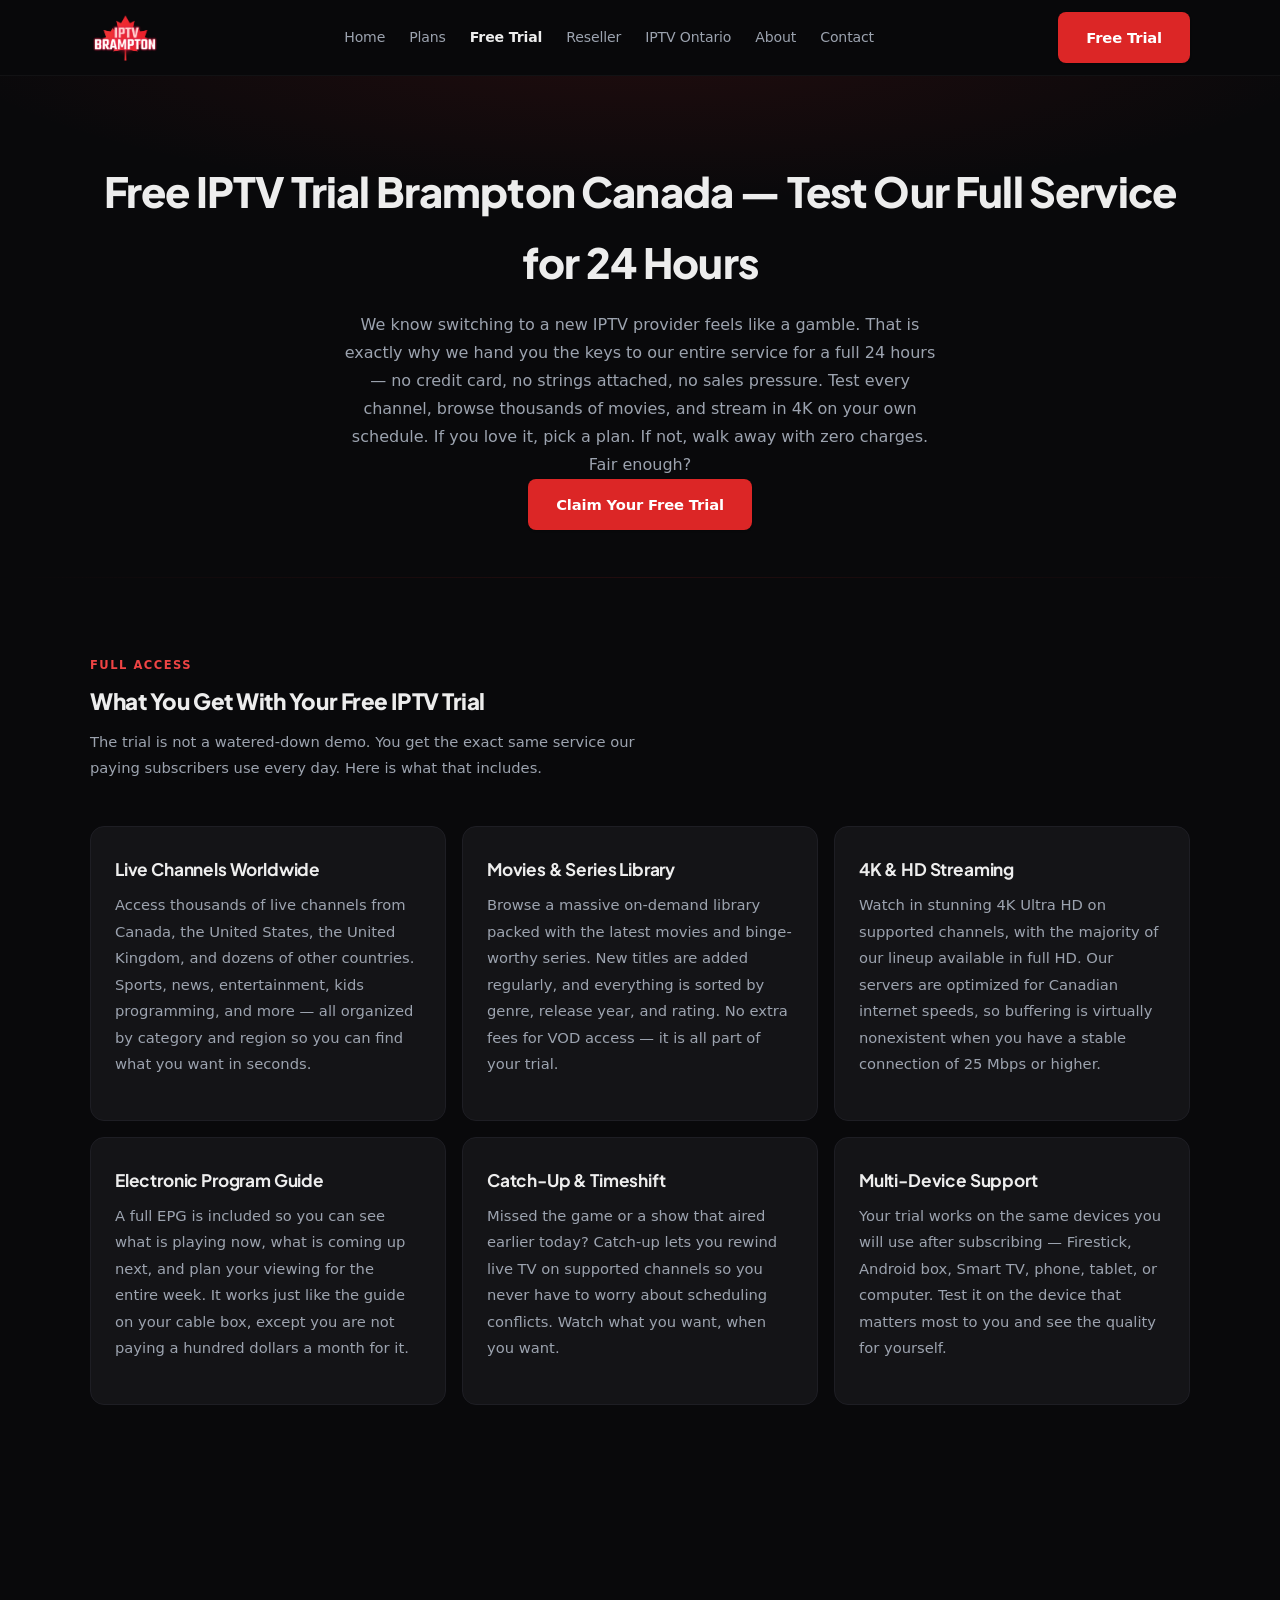
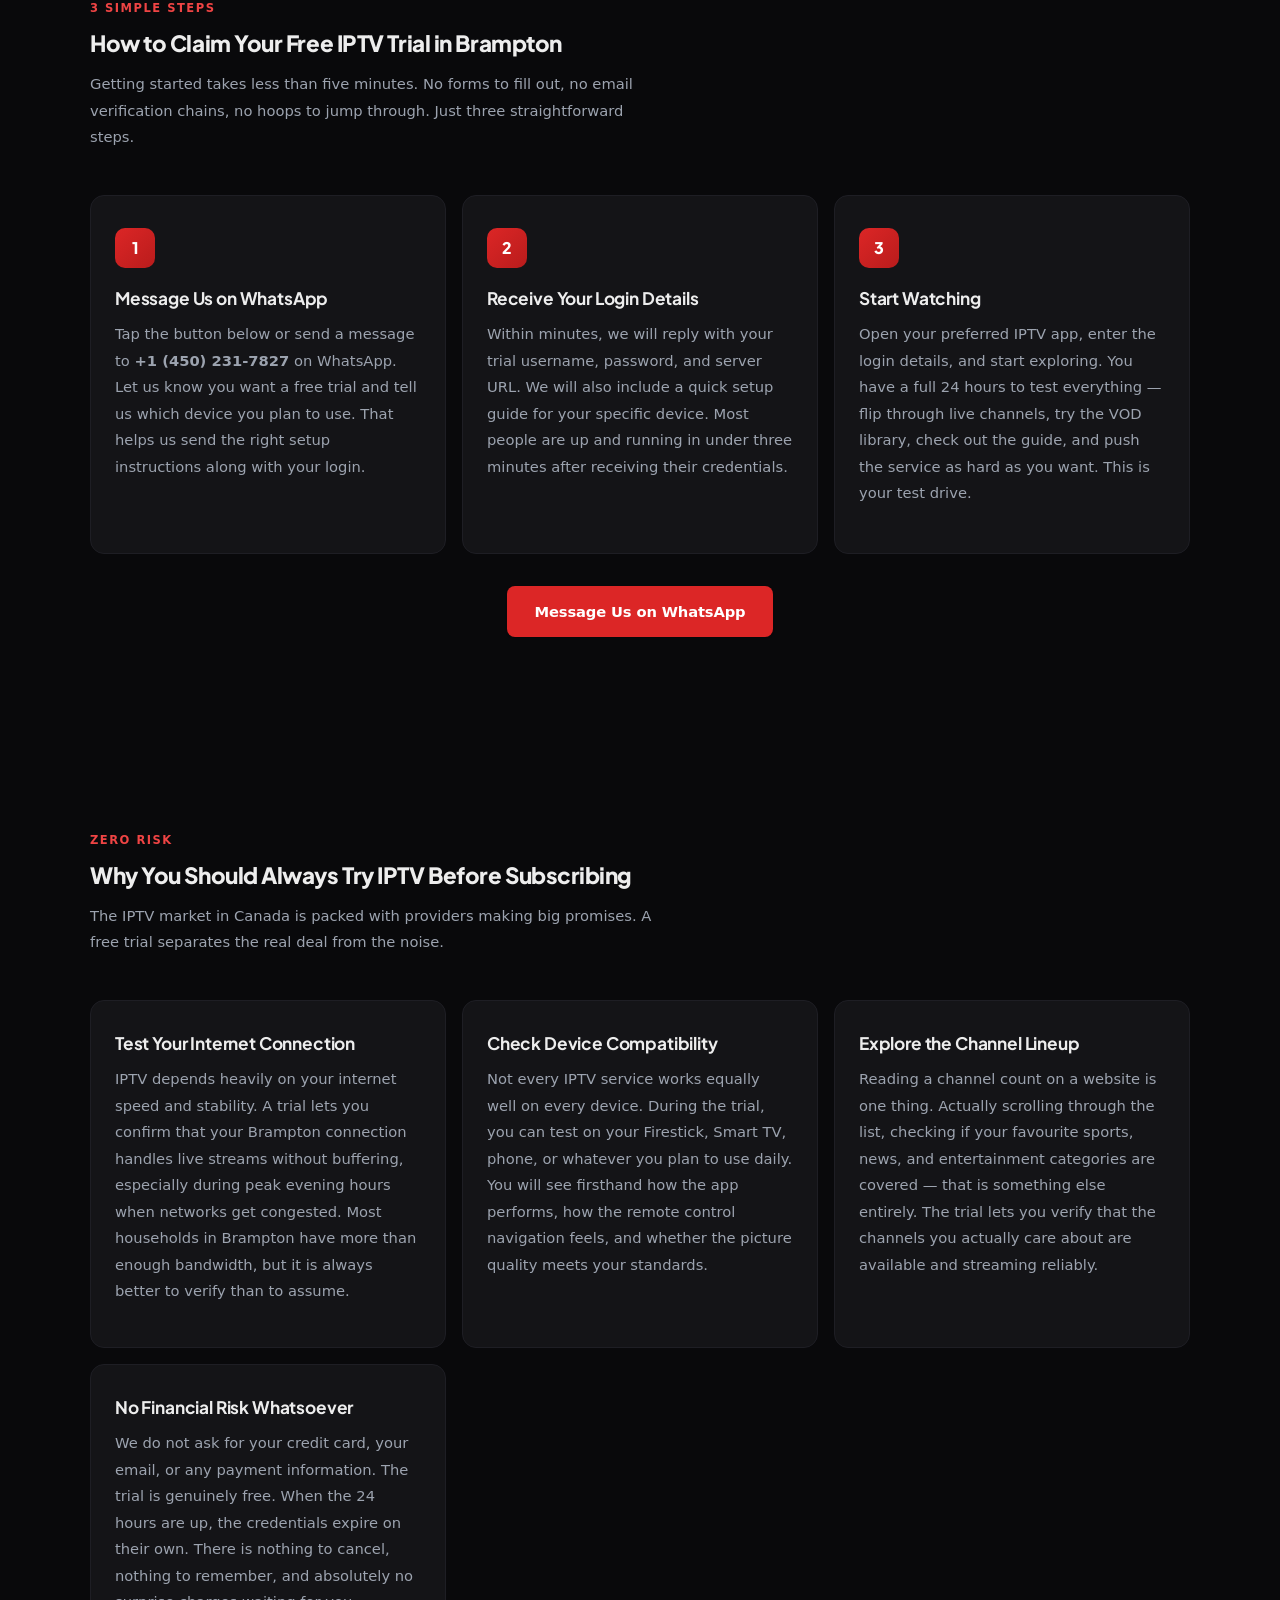
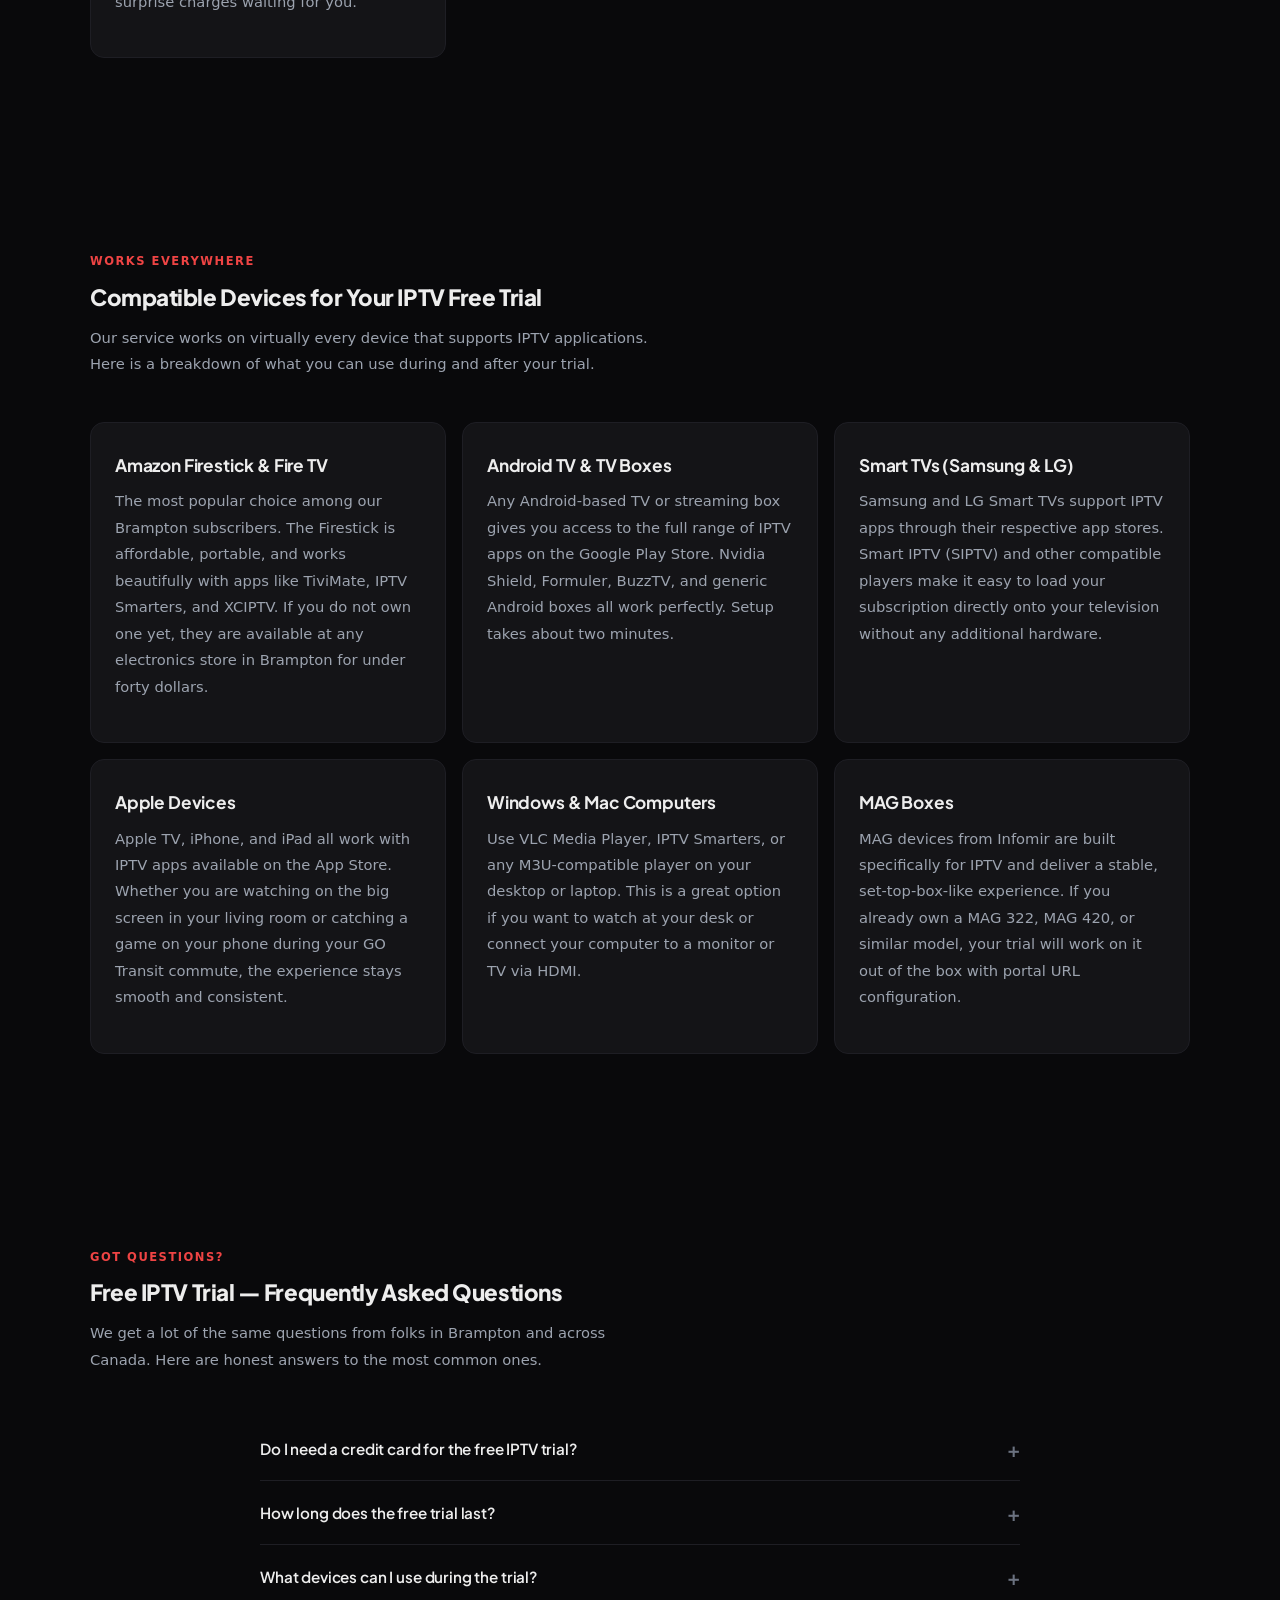
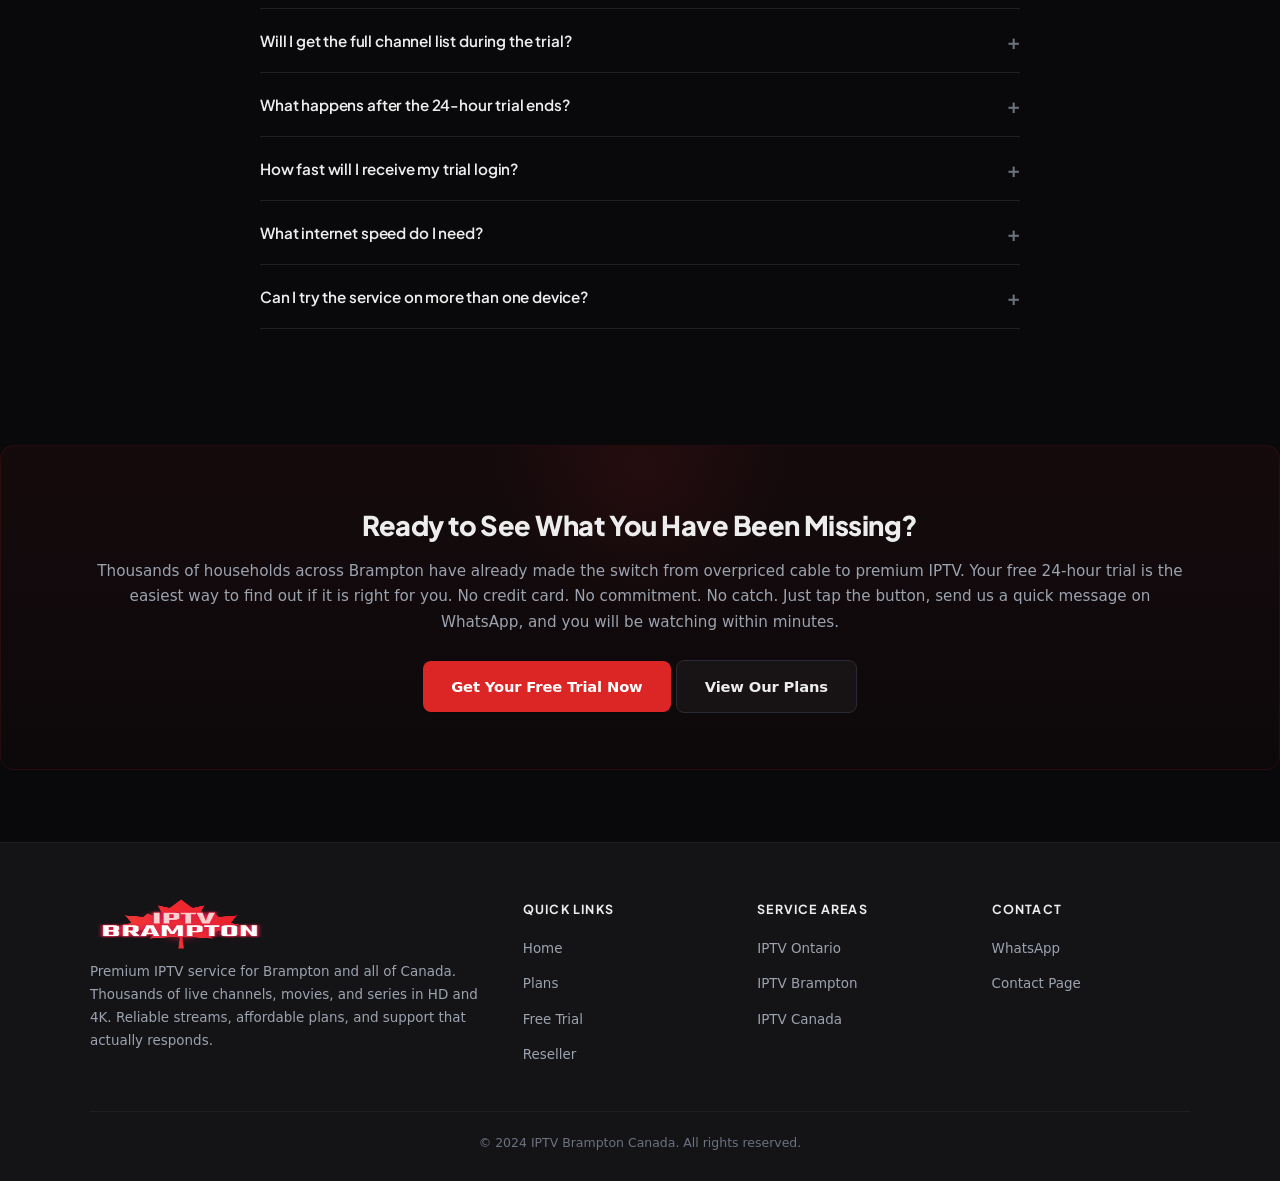
<file: free-trial/index.html>
<!DOCTYPE html>
<html lang="en">
<head>
    <meta charset="UTF-8">
    <meta name="viewport" content="width=device-width, initial-scale=1.0">
    <title>Free IPTV Trial Brampton Canada | 24-Hour Test No Credit Card</title>
    <meta name="description" content="Get a free 24-hour IPTV trial in Brampton, Canada. Test all channels, VOD, and 4K streaming with no credit card required. Try before you subscribe.">
    <meta name="keywords" content="free trial iptv canada, iptv canada free trial, iptv free trial brampton, try iptv brampton">
    <link rel="canonical" href="https://iptvbramptoncanada.com/free-trial/">
    <link rel="icon" type="image/png" href="/images/favicon.png">
    <link rel="stylesheet" href="/css/style.css">

    <!-- Open Graph -->
    <meta property="og:title" content="Free IPTV Trial Brampton Canada | 24-Hour Test No Credit Card">
    <meta property="og:description" content="Get a free 24-hour IPTV trial in Brampton, Canada. Test all channels, VOD, and 4K streaming with no credit card required.">
    <meta property="og:type" content="website">
    <meta property="og:url" content="https://iptvbramptoncanada.com/free-trial/">
    <meta property="og:image" content="https://iptvbramptoncanada.com/images/logo.png">
    <meta property="og:site_name" content="IPTV Brampton Canada">
    <meta property="og:locale" content="en_CA">

    <!-- Twitter Card -->
    <meta name="twitter:card" content="summary_large_image">
    <meta name="twitter:title" content="Free IPTV Trial Brampton Canada | 24-Hour Test No Credit Card">
    <meta name="twitter:description" content="Get a free 24-hour IPTV trial in Brampton, Canada. Test all channels, VOD, and 4K streaming with no credit card required.">
    <meta name="twitter:image" content="https://iptvbramptoncanada.com/images/logo.png">

    <!-- Schema.org -->
    <script type="application/ld+json">
    {
        "@context": "https://schema.org",
        "@type": "WebPage",
        "name": "Free IPTV Trial Brampton Canada",
        "description": "Get a free 24-hour IPTV trial in Brampton, Canada. Test all channels, VOD, and 4K streaming with no credit card required.",
        "url": "https://iptvbramptoncanada.com/free-trial/",
        "publisher": {
            "@type": "Organization",
            "name": "IPTV Brampton Canada",
            "url": "https://iptvbramptoncanada.com",
            "logo": {
                "@type": "ImageObject",
                "url": "https://iptvbramptoncanada.com/images/logo.png"
            },
            "contactPoint": {
                "@type": "ContactPoint",
                "telephone": "+14502317827",
                "contactType": "customer service",
                "availableLanguage": ["English", "French"]
            }
        },
        "mainEntity": {
            "@type": "Offer",
            "name": "Free 24-Hour IPTV Trial",
            "description": "Full access to all IPTV channels, VOD library, and 4K streaming for 24 hours at no cost.",
            "price": "0",
            "priceCurrency": "CAD",
            "availability": "https://schema.org/InStock",
            "areaServed": {
                "@type": "City",
                "name": "Brampton",
                "containedInPlace": {
                    "@type": "Country",
                    "name": "Canada"
                }
            }
        }
    }
    </script>
    <script type="application/ld+json">
    {
        "@context": "https://schema.org",
        "@type": "FAQPage",
        "mainEntity": [
            {
                "@type": "Question",
                "name": "Do I need a credit card for the free IPTV trial?",
                "acceptedAnswer": {
                    "@type": "Answer",
                    "text": "No. Our free trial requires zero payment information. Simply message us on WhatsApp, and we will send your trial credentials within minutes. There are no hidden charges and no automatic billing after the trial ends."
                }
            },
            {
                "@type": "Question",
                "name": "How long does the free trial last?",
                "acceptedAnswer": {
                    "@type": "Answer",
                    "text": "The free trial gives you full access for 24 hours. That is enough time to test channel quality, browse the VOD library, check compatibility with your devices, and see how the service performs during peak hours."
                }
            },
            {
                "@type": "Question",
                "name": "What devices can I use during the trial?",
                "acceptedAnswer": {
                    "@type": "Answer",
                    "text": "You can use the trial on any device that supports IPTV apps, including Amazon Firestick, Android TV, Apple TV, Smart TVs (Samsung, LG), smartphones, tablets, Windows and Mac computers, and MAG boxes."
                }
            },
            {
                "@type": "Question",
                "name": "Will I get the full channel list during the trial?",
                "acceptedAnswer": {
                    "@type": "Answer",
                    "text": "Yes. The trial gives you the same access as a paid subscription. You get every channel, the entire VOD and series library, 4K and HD streams, and EPG guide data. Nothing is restricted or limited."
                }
            },
            {
                "@type": "Question",
                "name": "What happens after the 24-hour trial ends?",
                "acceptedAnswer": {
                    "@type": "Answer",
                    "text": "Your trial credentials simply stop working. There is no automatic charge, no follow-up billing, and no obligation. If you enjoyed the service, you can choose a plan and subscribe whenever you are ready."
                }
            },
            {
                "@type": "Question",
                "name": "How fast will I receive my trial login?",
                "acceptedAnswer": {
                    "@type": "Answer",
                    "text": "Most trial requests are processed within 5 to 15 minutes during business hours. During off-hours, it may take up to a couple of hours. We will send your login details directly through WhatsApp."
                }
            }
        ]
    }
    </script>
</head>
<body>

    <!-- Header -->
    <header class="site-header">
        <div class="header-inner container">
            <a href="/" class="logo">
                <img src="/images/logo.png" alt="IPTV Brampton Canada" width="180" height="50">
            </a>
            <nav class="nav">
                <a href="/">Home</a>
                <a href="/our-plans/">Plans</a>
                <a href="/free-trial/" class="active">Free Trial</a>
                <a href="/reseller-plans/">Reseller</a>
                <a href="/iptv-ontario/">IPTV Ontario</a>
                <a href="/about/">About</a>
                <a href="/contact/">Contact</a>
            </nav>
            <a href="https://wa.me/14502317827?text=Hey%20Iptvbramptoncanada%2C%20i%20want%20a%20free%20trial%20before%20subscribing" class="nav-cta btn btn-primary">Free Trial</a>
            <button class="hamburger" aria-label="Open menu">
                <span></span><span></span><span></span>
            </button>
        </div>
    </header>

    <main>

        <!-- Hero Section -->
        <section class="page-hero">
            <div class="container">
                <h1>Free IPTV Trial Brampton Canada — Test Our Full Service for 24 Hours</h1>
                <p>We know switching to a new IPTV provider feels like a gamble. That is exactly why we hand you the keys to our entire service for a full 24 hours — no credit card, no strings attached, no sales pressure. Test every channel, browse thousands of movies, and stream in 4K on your own schedule. If you love it, pick a plan. If not, walk away with zero charges. Fair enough?</p>
                <a href="https://wa.me/14502317827?text=Hey%20Iptvbramptoncanada%2C%20i%20want%20a%20free%20trial%20before%20subscribing" class="btn btn-primary">Claim Your Free Trial</a>
            </div>
        </section>

        <!-- What's Included -->
        <section class="content-block">
            <div class="container">
                <div class="section-header">
                    <span class="section-badge">Full Access</span>
                    <h2 class="section-title">What You Get With Your Free IPTV Trial</h2>
                    <p class="section-sub">The trial is not a watered-down demo. You get the exact same service our paying subscribers use every day. Here is what that includes.</p>
                </div>
                <div class="features-grid">
                    <div class="feature-card">
                        <h3>Live Channels Worldwide</h3>
                        <p>Access thousands of live channels from Canada, the United States, the United Kingdom, and dozens of other countries. Sports, news, entertainment, kids programming, and more — all organized by category and region so you can find what you want in seconds.</p>
                    </div>
                    <div class="feature-card">
                        <h3>Movies &amp; Series Library</h3>
                        <p>Browse a massive on-demand library packed with the latest movies and binge-worthy series. New titles are added regularly, and everything is sorted by genre, release year, and rating. No extra fees for VOD access — it is all part of your trial.</p>
                    </div>
                    <div class="feature-card">
                        <h3>4K &amp; HD Streaming</h3>
                        <p>Watch in stunning 4K Ultra HD on supported channels, with the majority of our lineup available in full HD. Our servers are optimized for Canadian internet speeds, so buffering is virtually nonexistent when you have a stable connection of 25 Mbps or higher.</p>
                    </div>
                    <div class="feature-card">
                        <h3>Electronic Program Guide</h3>
                        <p>A full EPG is included so you can see what is playing now, what is coming up next, and plan your viewing for the entire week. It works just like the guide on your cable box, except you are not paying a hundred dollars a month for it.</p>
                    </div>
                    <div class="feature-card">
                        <h3>Catch-Up &amp; Timeshift</h3>
                        <p>Missed the game or a show that aired earlier today? Catch-up lets you rewind live TV on supported channels so you never have to worry about scheduling conflicts. Watch what you want, when you want.</p>
                    </div>
                    <div class="feature-card">
                        <h3>Multi-Device Support</h3>
                        <p>Your trial works on the same devices you will use after subscribing — Firestick, Android box, Smart TV, phone, tablet, or computer. Test it on the device that matters most to you and see the quality for yourself.</p>
                    </div>
                </div>
            </div>
        </section>

        <!-- How to Claim -->
        <section class="content-block">
            <div class="container">
                <div class="section-header">
                    <span class="section-badge">3 Simple Steps</span>
                    <h2 class="section-title">How to Claim Your Free IPTV Trial in Brampton</h2>
                    <p class="section-sub">Getting started takes less than five minutes. No forms to fill out, no email verification chains, no hoops to jump through. Just three straightforward steps.</p>
                </div>
                <div class="steps">
                    <div class="step">
                        <div class="step-num">1</div>
                        <h3>Message Us on WhatsApp</h3>
                        <p>Tap the button below or send a message to <strong>+1 (450) 231-7827</strong> on WhatsApp. Let us know you want a free trial and tell us which device you plan to use. That helps us send the right setup instructions along with your login.</p>
                    </div>
                    <div class="step">
                        <div class="step-num">2</div>
                        <h3>Receive Your Login Details</h3>
                        <p>Within minutes, we will reply with your trial username, password, and server URL. We will also include a quick setup guide for your specific device. Most people are up and running in under three minutes after receiving their credentials.</p>
                    </div>
                    <div class="step">
                        <div class="step-num">3</div>
                        <h3>Start Watching</h3>
                        <p>Open your preferred IPTV app, enter the login details, and start exploring. You have a full 24 hours to test everything — flip through live channels, try the VOD library, check out the guide, and push the service as hard as you want. This is your test drive.</p>
                    </div>
                </div>
                <div style="text-align:center; margin-top:2rem;">
                    <a href="https://wa.me/14502317827?text=Hey%20Iptvbramptoncanada%2C%20i%20want%20a%20free%20trial%20before%20subscribing" class="btn btn-primary">Message Us on WhatsApp</a>
                </div>
            </div>
        </section>

        <!-- Why Try Before Subscribing -->
        <section class="content-block">
            <div class="container">
                <div class="section-header">
                    <span class="section-badge">Zero Risk</span>
                    <h2 class="section-title">Why You Should Always Try IPTV Before Subscribing</h2>
                    <p class="section-sub">The IPTV market in Canada is packed with providers making big promises. A free trial separates the real deal from the noise.</p>
                </div>
                <div class="features-grid">
                    <div class="feature-card">
                        <h3>Test Your Internet Connection</h3>
                        <p>IPTV depends heavily on your internet speed and stability. A trial lets you confirm that your Brampton connection handles live streams without buffering, especially during peak evening hours when networks get congested. Most households in Brampton have more than enough bandwidth, but it is always better to verify than to assume.</p>
                    </div>
                    <div class="feature-card">
                        <h3>Check Device Compatibility</h3>
                        <p>Not every IPTV service works equally well on every device. During the trial, you can test on your Firestick, Smart TV, phone, or whatever you plan to use daily. You will see firsthand how the app performs, how the remote control navigation feels, and whether the picture quality meets your standards.</p>
                    </div>
                    <div class="feature-card">
                        <h3>Explore the Channel Lineup</h3>
                        <p>Reading a channel count on a website is one thing. Actually scrolling through the list, checking if your favourite sports, news, and entertainment categories are covered — that is something else entirely. The trial lets you verify that the channels you actually care about are available and streaming reliably.</p>
                    </div>
                    <div class="feature-card">
                        <h3>No Financial Risk Whatsoever</h3>
                        <p>We do not ask for your credit card, your email, or any payment information. The trial is genuinely free. When the 24 hours are up, the credentials expire on their own. There is nothing to cancel, nothing to remember, and absolutely no surprise charges waiting for you.</p>
                    </div>
                </div>
            </div>
        </section>

        <!-- Device Compatibility -->
        <section class="content-block">
            <div class="container">
                <div class="section-header">
                    <span class="section-badge">Works Everywhere</span>
                    <h2 class="section-title">Compatible Devices for Your IPTV Free Trial</h2>
                    <p class="section-sub">Our service works on virtually every device that supports IPTV applications. Here is a breakdown of what you can use during and after your trial.</p>
                </div>
                <div class="features-grid">
                    <div class="feature-card">
                        <h3>Amazon Firestick &amp; Fire TV</h3>
                        <p>The most popular choice among our Brampton subscribers. The Firestick is affordable, portable, and works beautifully with apps like TiviMate, IPTV Smarters, and XCIPTV. If you do not own one yet, they are available at any electronics store in Brampton for under forty dollars.</p>
                    </div>
                    <div class="feature-card">
                        <h3>Android TV &amp; TV Boxes</h3>
                        <p>Any Android-based TV or streaming box gives you access to the full range of IPTV apps on the Google Play Store. Nvidia Shield, Formuler, BuzzTV, and generic Android boxes all work perfectly. Setup takes about two minutes.</p>
                    </div>
                    <div class="feature-card">
                        <h3>Smart TVs (Samsung &amp; LG)</h3>
                        <p>Samsung and LG Smart TVs support IPTV apps through their respective app stores. Smart IPTV (SIPTV) and other compatible players make it easy to load your subscription directly onto your television without any additional hardware.</p>
                    </div>
                    <div class="feature-card">
                        <h3>Apple Devices</h3>
                        <p>Apple TV, iPhone, and iPad all work with IPTV apps available on the App Store. Whether you are watching on the big screen in your living room or catching a game on your phone during your GO Transit commute, the experience stays smooth and consistent.</p>
                    </div>
                    <div class="feature-card">
                        <h3>Windows &amp; Mac Computers</h3>
                        <p>Use VLC Media Player, IPTV Smarters, or any M3U-compatible player on your desktop or laptop. This is a great option if you want to watch at your desk or connect your computer to a monitor or TV via HDMI.</p>
                    </div>
                    <div class="feature-card">
                        <h3>MAG Boxes</h3>
                        <p>MAG devices from Infomir are built specifically for IPTV and deliver a stable, set-top-box-like experience. If you already own a MAG 322, MAG 420, or similar model, your trial will work on it out of the box with portal URL configuration.</p>
                    </div>
                </div>
            </div>
        </section>

        <!-- FAQ Section -->
        <section class="content-block">
            <div class="container">
                <div class="section-header">
                    <span class="section-badge">Got Questions?</span>
                    <h2 class="section-title">Free IPTV Trial — Frequently Asked Questions</h2>
                    <p class="section-sub">We get a lot of the same questions from folks in Brampton and across Canada. Here are honest answers to the most common ones.</p>
                </div>
                <div class="faq-list">
                    <div class="faq-item">
                        <button class="faq-q">Do I need a credit card for the free IPTV trial?</button>
                        <div class="faq-a">
                            <div class="faq-a-inner">
                                <p>No. Our free trial requires zero payment information. Simply message us on WhatsApp, and we will send your trial credentials within minutes. There are no hidden charges and no automatic billing after the trial ends.</p>
                            </div>
                        </div>
                    </div>
                    <div class="faq-item">
                        <button class="faq-q">How long does the free trial last?</button>
                        <div class="faq-a">
                            <div class="faq-a-inner">
                                <p>The free trial gives you full access for 24 hours. That is enough time to test channel quality, browse the VOD library, check compatibility with your devices, and see how the service performs during peak hours.</p>
                            </div>
                        </div>
                    </div>
                    <div class="faq-item">
                        <button class="faq-q">What devices can I use during the trial?</button>
                        <div class="faq-a">
                            <div class="faq-a-inner">
                                <p>You can use the trial on any device that supports IPTV apps, including Amazon Firestick, Android TV, Apple TV, Smart TVs from Samsung and LG, smartphones, tablets, Windows and Mac computers, and MAG boxes. The trial works identically to a paid subscription.</p>
                            </div>
                        </div>
                    </div>
                    <div class="faq-item">
                        <button class="faq-q">Will I get the full channel list during the trial?</button>
                        <div class="faq-a">
                            <div class="faq-a-inner">
                                <p>Yes. The trial gives you the same access as a paid subscription. You get every channel, the entire VOD and series library, 4K and HD streams, and EPG guide data. Nothing is restricted or limited during your 24-hour window.</p>
                            </div>
                        </div>
                    </div>
                    <div class="faq-item">
                        <button class="faq-q">What happens after the 24-hour trial ends?</button>
                        <div class="faq-a">
                            <div class="faq-a-inner">
                                <p>Your trial credentials simply stop working. There is no automatic charge, no follow-up billing, and no obligation to subscribe. If you enjoyed the service, you can choose a plan and subscribe whenever you are ready. If not, no hard feelings.</p>
                            </div>
                        </div>
                    </div>
                    <div class="faq-item">
                        <button class="faq-q">How fast will I receive my trial login?</button>
                        <div class="faq-a">
                            <div class="faq-a-inner">
                                <p>Most trial requests are processed within 5 to 15 minutes during business hours. During off-hours, it may take up to a couple of hours. We will send your login details directly through WhatsApp so you get notified instantly on your phone.</p>
                            </div>
                        </div>
                    </div>
                    <div class="faq-item">
                        <button class="faq-q">What internet speed do I need?</button>
                        <div class="faq-a">
                            <div class="faq-a-inner">
                                <p>We recommend at least 25 Mbps for a smooth HD experience and 50 Mbps or higher for 4K content. Most internet plans available in Brampton from major providers easily exceed these requirements. A wired Ethernet connection will always give you the most stable performance, though strong Wi-Fi works well too.</p>
                            </div>
                        </div>
                    </div>
                    <div class="faq-item">
                        <button class="faq-q">Can I try the service on more than one device?</button>
                        <div class="faq-a">
                            <div class="faq-a-inner">
                                <p>The trial provides one connection, so you can use one device at a time. However, you are welcome to test on different devices throughout your 24-hour window — just log out of one before logging into another. Once you subscribe, multi-device plans are available.</p>
                            </div>
                        </div>
                    </div>
                </div>
            </div>
        </section>

        <!-- CTA Section -->
        <section class="cta-section">
            <div class="container">
                <h2>Ready to See What You Have Been Missing?</h2>
                <p>Thousands of households across Brampton have already made the switch from overpriced cable to premium IPTV. Your free 24-hour trial is the easiest way to find out if it is right for you. No credit card. No commitment. No catch. Just tap the button, send us a quick message on WhatsApp, and you will be watching within minutes.</p>
                <div>
                    <a href="https://wa.me/14502317827?text=Hey%20Iptvbramptoncanada%2C%20i%20want%20a%20free%20trial%20before%20subscribing" class="btn btn-primary">Get Your Free Trial Now</a>
                    <a href="/our-plans/" class="btn btn-outline">View Our Plans</a>
                </div>
            </div>
        </section>

    </main>

    <!-- Footer -->
    <footer class="site-footer">
        <div class="container">
            <div class="footer-grid">
                <div class="footer-brand">
                    <img src="/images/logo.png" alt="IPTV Brampton Canada" width="180" height="50">
                    <p>Premium IPTV service for Brampton and all of Canada. Thousands of live channels, movies, and series in HD and 4K. Reliable streams, affordable plans, and support that actually responds.</p>
                </div>
                <div class="footer-col">
                    <h4>Quick Links</h4>
                    <ul>
                        <li><a href="/">Home</a></li>
                        <li><a href="/our-plans/">Plans</a></li>
                        <li><a href="/free-trial/">Free Trial</a></li>
                        <li><a href="/reseller-plans/">Reseller</a></li>
                    </ul>
                </div>
                <div class="footer-col">
                    <h4>Service Areas</h4>
                    <ul>
                        <li><a href="/iptv-ontario/">IPTV Ontario</a></li>
                        <li><a href="/">IPTV Brampton</a></li>
                        <li><a href="/">IPTV Canada</a></li>
                    </ul>
                </div>
                <div class="footer-col">
                    <h4>Contact</h4>
                    <ul>
                        <li><a href="https://wa.me/14502317827">WhatsApp</a></li>
                        <li><a href="/contact/">Contact Page</a></li>
                    </ul>
                </div>
            </div>
            <div class="footer-bottom">
                <p>&copy; 2024 IPTV Brampton Canada. All rights reserved.</p>
            </div>
        </div>
    </footer>

    <script src="/js/main.js"></script>
</body>
</html>
</file>
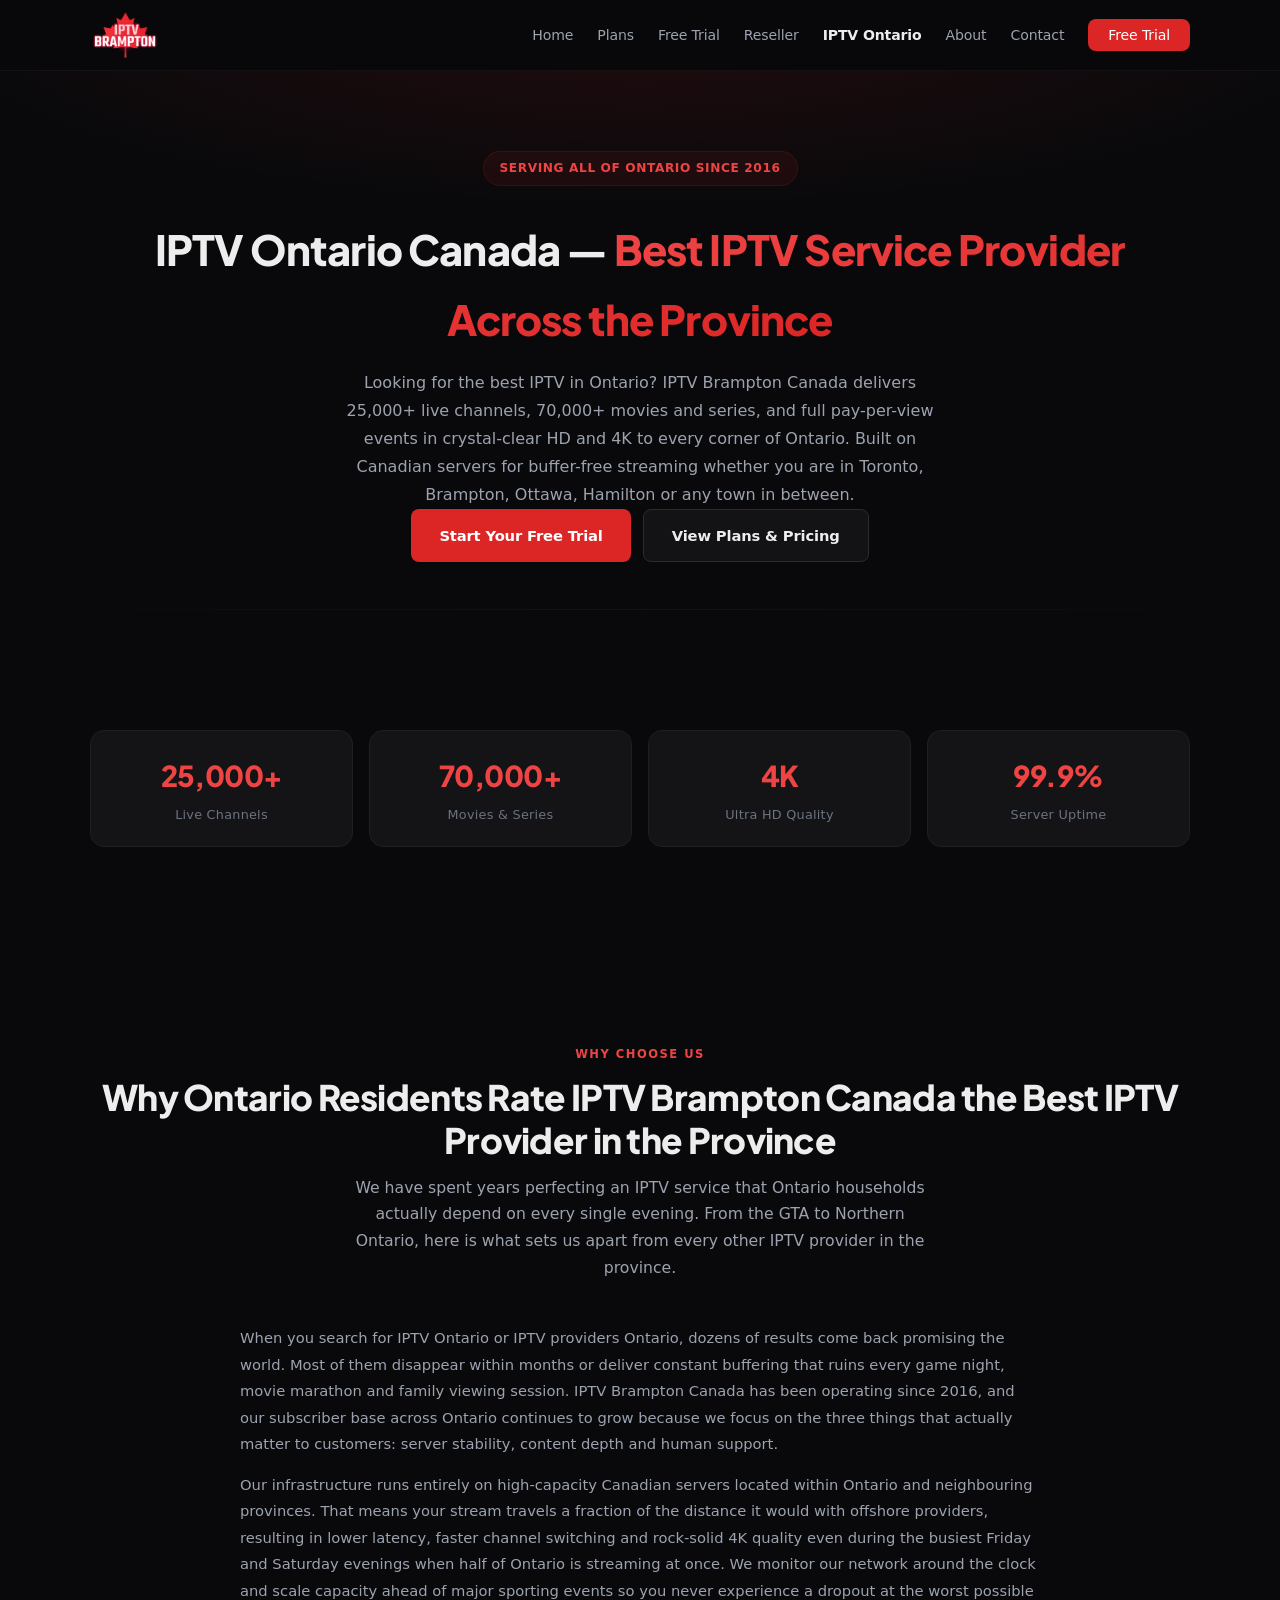
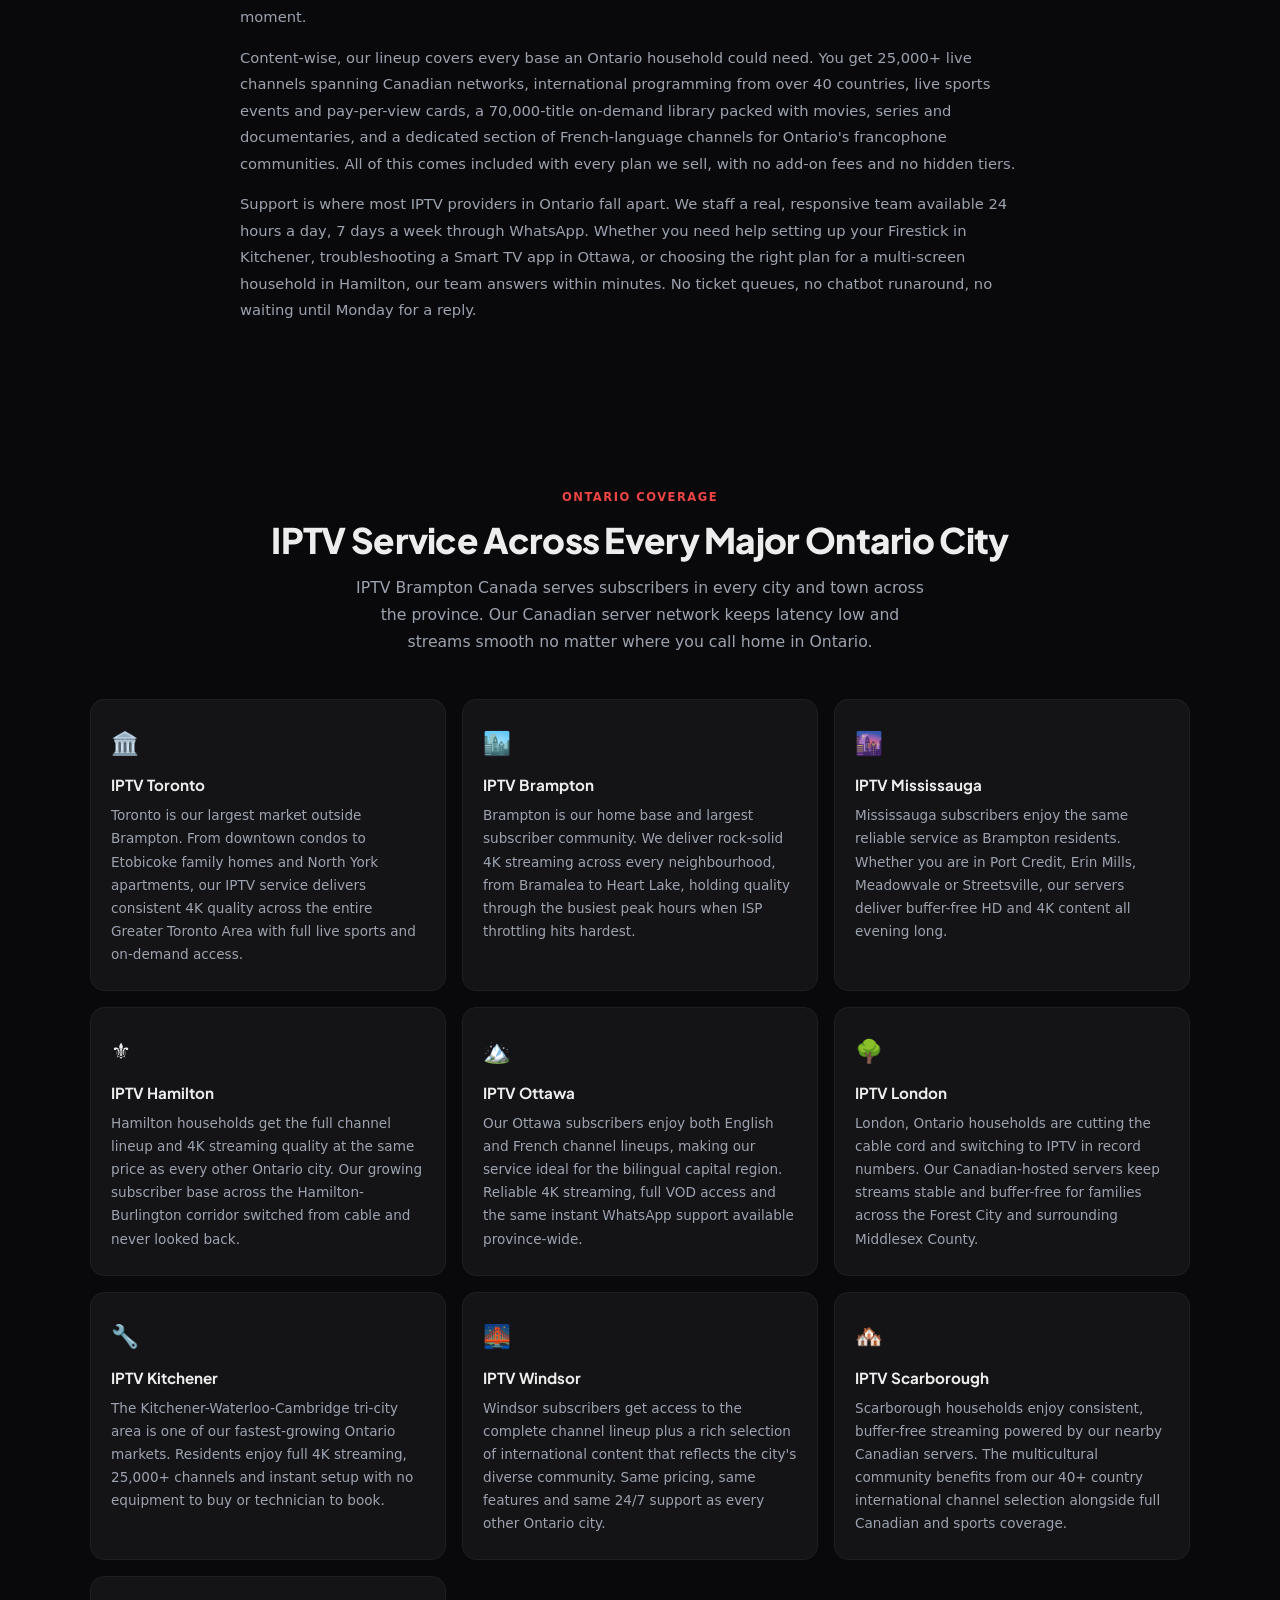
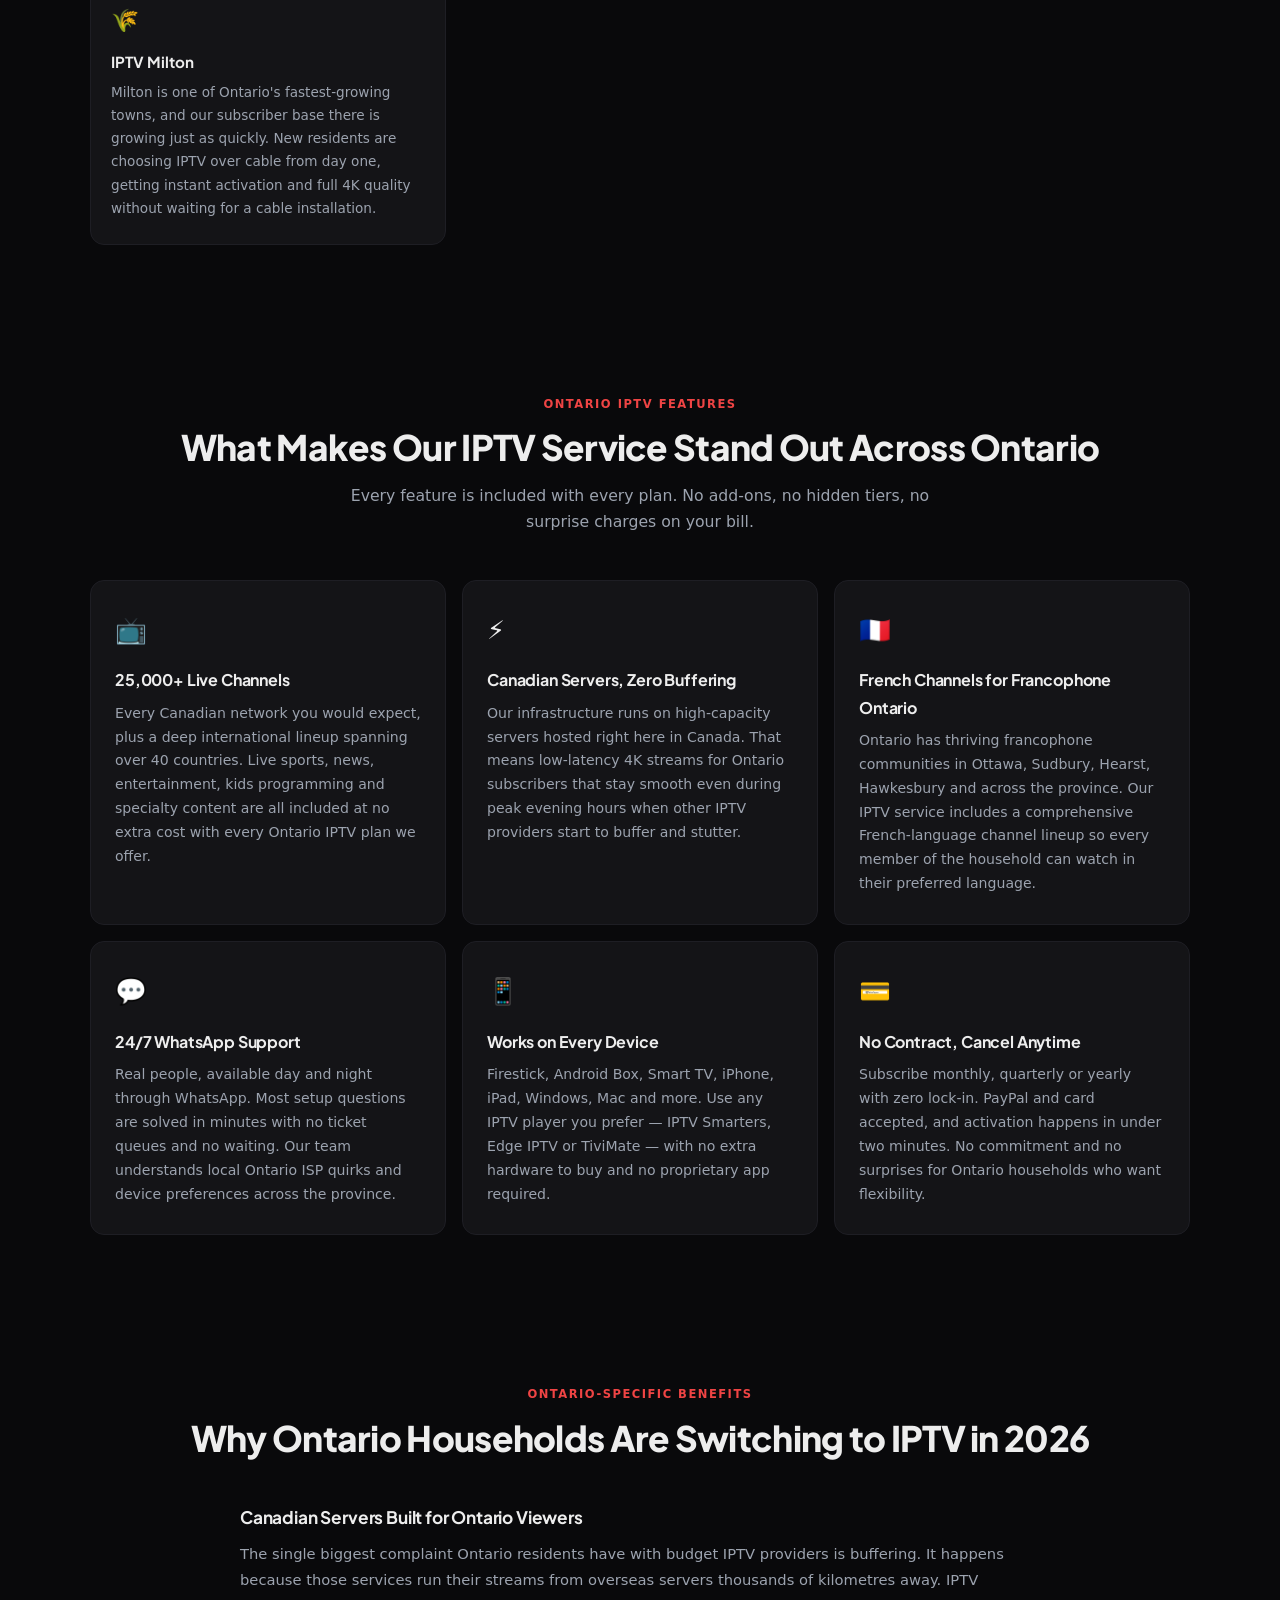
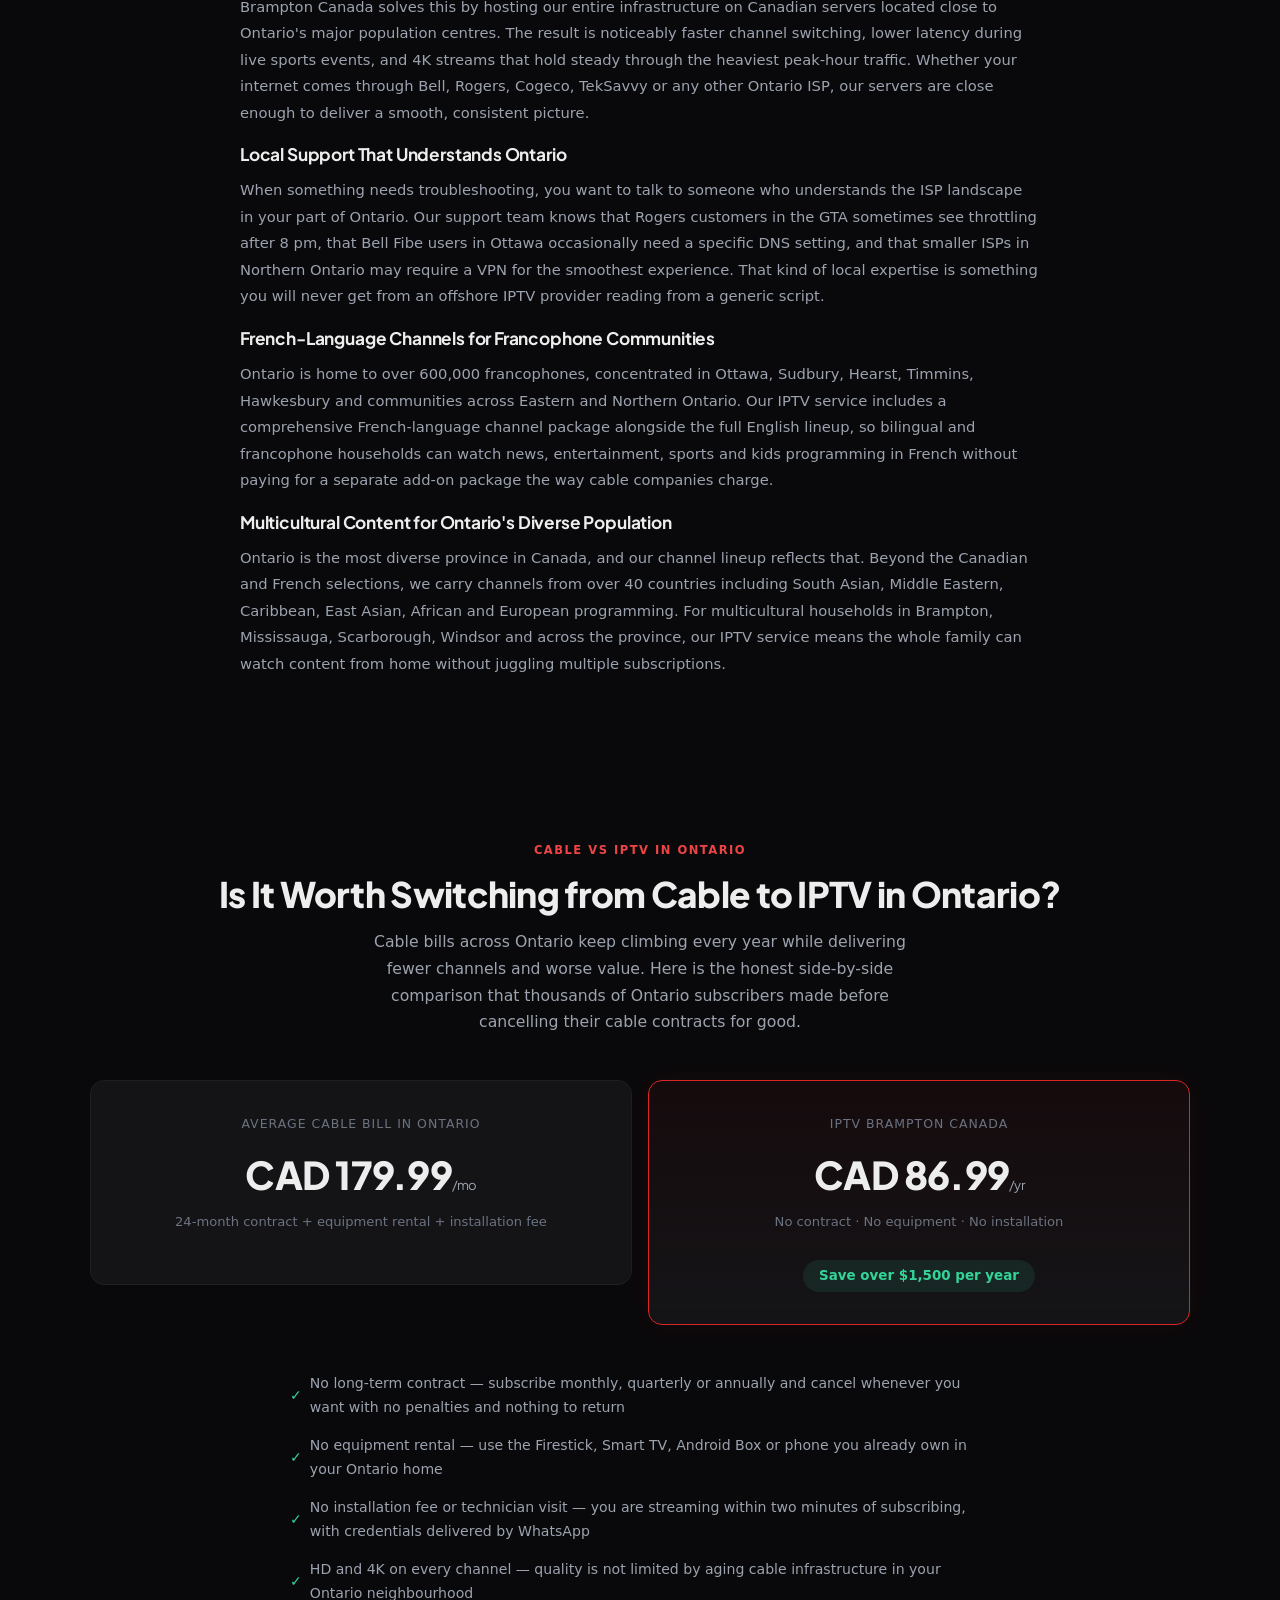
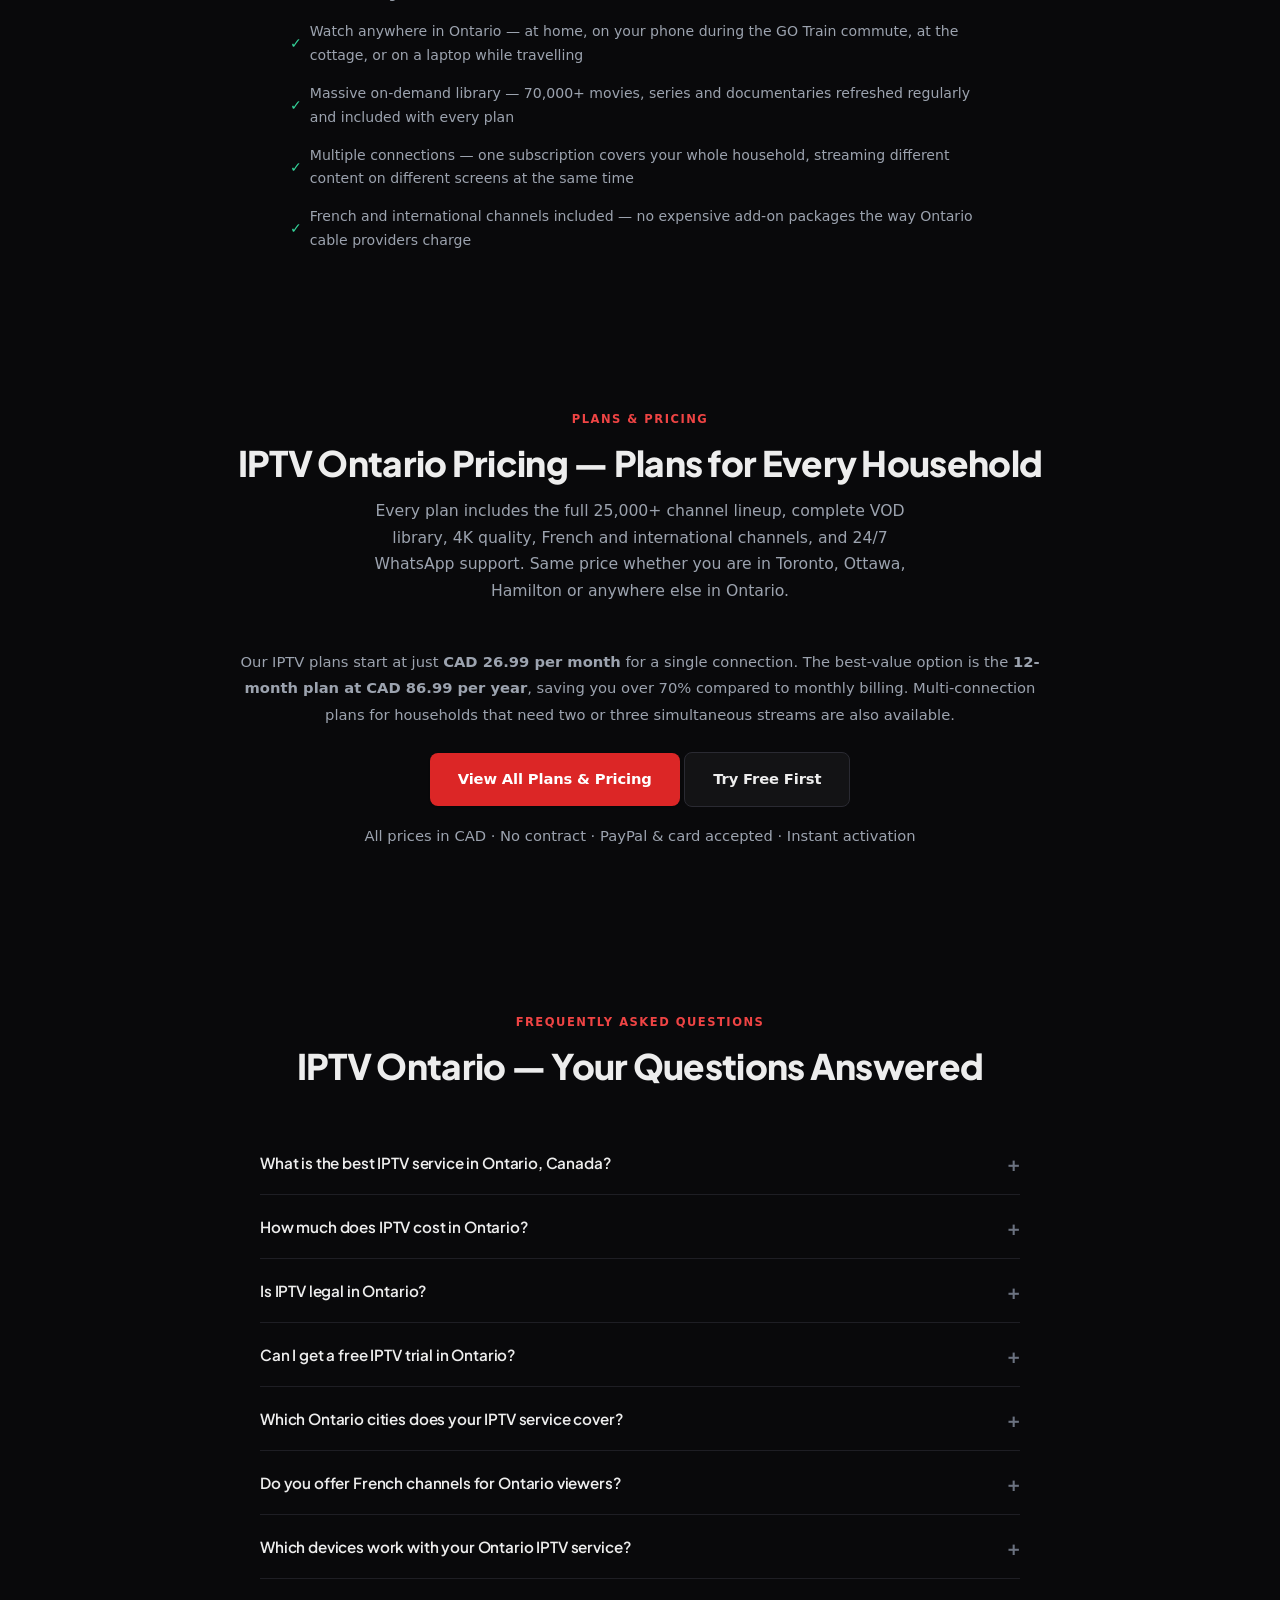
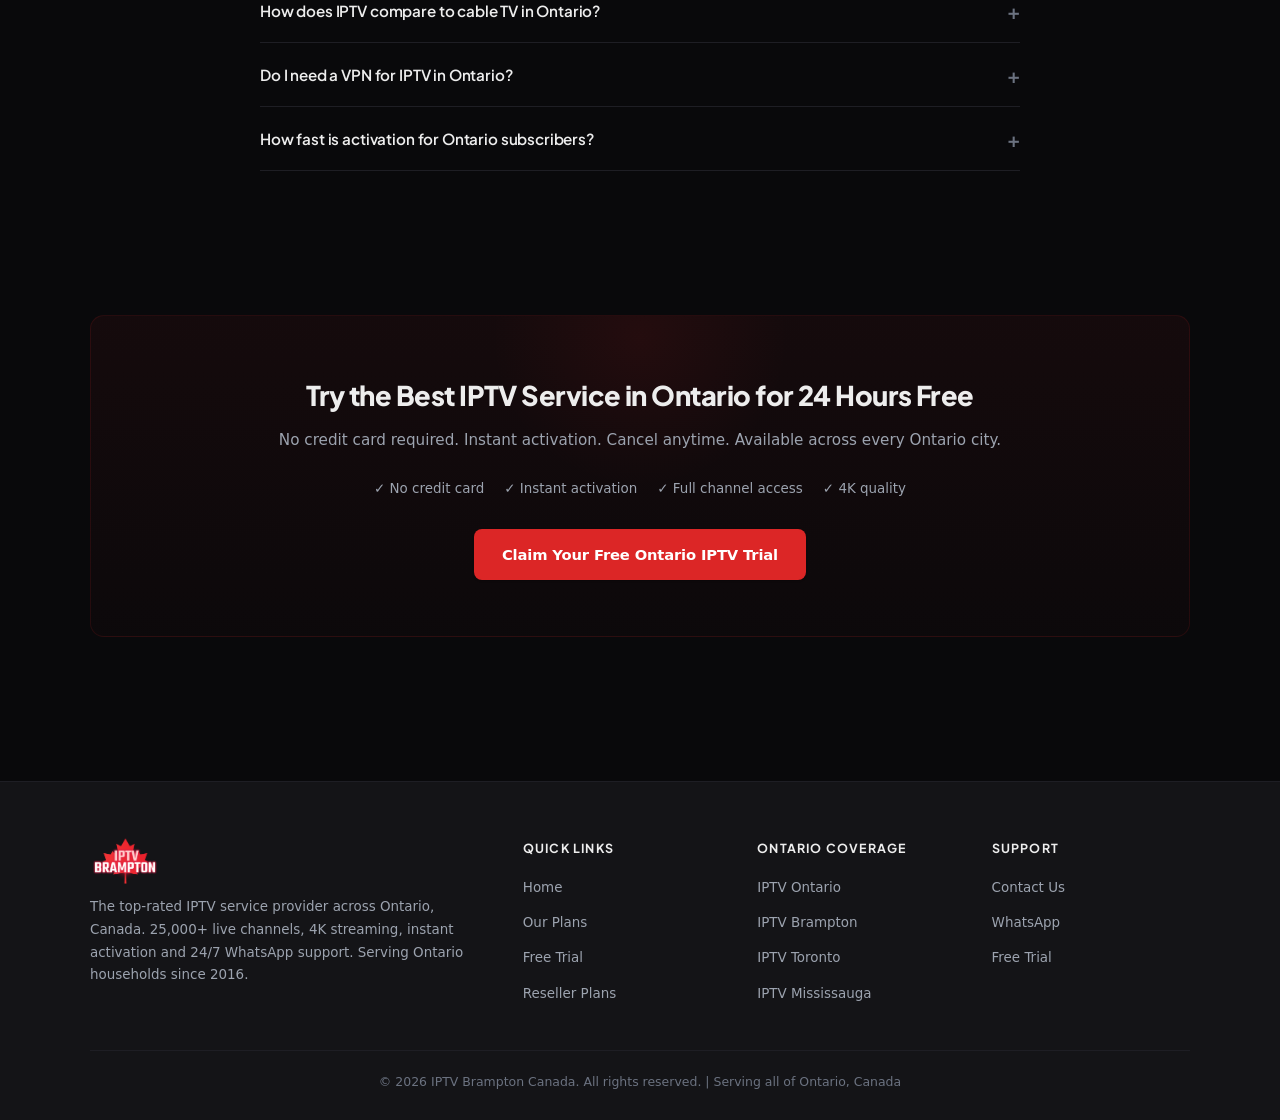
<file: iptv-ontario/index.html>
<!DOCTYPE html>
<html lang="en">
<head>
<meta charset="UTF-8">
<meta name="viewport" content="width=device-width,initial-scale=1">
<title>IPTV Ontario Canada | Best IPTV Service Provider Across Ontario</title>
<meta name="description" content="IPTV Ontario Canada — the best IPTV service provider across Ontario. 25,000+ live channels, 4K streaming, Canadian servers. Serving Toronto, Brampton, Mississauga, Ottawa, Hamilton and every Ontario city.">
<meta name="keywords" content="iptv ontario, ontario iptv, iptv ontario canada, iptv providers ontario, best iptv ontario, iptv service ontario, iptv toronto, iptv brampton, iptv mississauga, iptv ottawa, iptv hamilton">
<link rel="canonical" href="https://iptvbramptoncanada.com/iptv-ontario/">
<link rel="icon" type="image/png" href="/images/favicon.png">
<meta property="og:title" content="IPTV Ontario Canada | Best IPTV Service Provider Across Ontario">
<meta property="og:description" content="Best IPTV service across Ontario. 25,000+ channels, 4K quality, Canadian servers, instant setup. Free 24-hour trial available.">
<meta property="og:url" content="https://iptvbramptoncanada.com/iptv-ontario/">
<meta property="og:type" content="website">
<meta property="og:image" content="https://iptvbramptoncanada.com/images/logo.png">
<meta name="twitter:card" content="summary_large_image">
<meta name="robots" content="index, follow, max-snippet:-1, max-image-preview:large">
<link rel="stylesheet" href="/css/style.css">
<script type="application/ld+json">
{
  "@context":"https://schema.org",
  "@type":"LocalBusiness",
  "name":"IPTV Brampton Canada",
  "description":"Best IPTV service provider across Ontario, Canada. Premium live TV, sports and 4K streaming province-wide.",
  "url":"https://iptvbramptoncanada.com",
  "image":"https://iptvbramptoncanada.com/images/logo.png",
  "telephone":"+14502317827",
  "address":{"@type":"PostalAddress","addressLocality":"Brampton","addressRegion":"Ontario","addressCountry":"CA"},
  "areaServed":[
    {"@type":"AdministrativeArea","name":"Ontario"},
    {"@type":"City","name":"Toronto"},
    {"@type":"City","name":"Brampton"},
    {"@type":"City","name":"Mississauga"},
    {"@type":"City","name":"Hamilton"},
    {"@type":"City","name":"Ottawa"},
    {"@type":"City","name":"London"},
    {"@type":"City","name":"Kitchener"},
    {"@type":"City","name":"Windsor"},
    {"@type":"City","name":"Scarborough"},
    {"@type":"City","name":"Milton"}
  ],
  "priceRange":"CAD 26.99 - CAD 86.99",
  "sameAs":[]
}
</script>
<script type="application/ld+json">
{
  "@context":"https://schema.org",
  "@type":"FAQPage",
  "mainEntity":[
    {"@type":"Question","name":"What is the best IPTV service in Ontario, Canada?","acceptedAnswer":{"@type":"Answer","text":"IPTV Brampton Canada is one of the top-rated IPTV providers serving all of Ontario. With 25,000+ live channels, 4K streaming quality, Canadian-hosted servers and instant activation, the service delivers reliable entertainment to thousands of households across the province, from Toronto and Brampton to Ottawa and Windsor."}},
    {"@type":"Question","name":"How much does IPTV cost in Ontario?","acceptedAnswer":{"@type":"Answer","text":"IPTV plans from IPTV Brampton Canada start at CAD 26.99 per month for a single connection. The 12-month plan costs CAD 86.99 per year, offering the best value. Multi-connection plans for larger households are also available. No contract, no equipment fee, PayPal and card accepted."}},
    {"@type":"Question","name":"Is IPTV legal in Ontario?","acceptedAnswer":{"@type":"Answer","text":"Yes, IPTV is a fully legal technology in Canada and Ontario. Internet Protocol Television delivers video content over the internet, similar to how platforms like Netflix or Crave operate. The CRTC regulates Canadian broadcasting but does not restrict IPTV as a delivery method."}},
    {"@type":"Question","name":"Can I get a free IPTV trial in Ontario?","acceptedAnswer":{"@type":"Answer","text":"Absolutely. IPTV Brampton Canada offers a free 24-hour trial with no credit card required. You get full access to every channel, the complete on-demand library, and 4K streaming quality so you can test the service on your own devices before subscribing."}},
    {"@type":"Question","name":"Which cities in Ontario does your IPTV service cover?","acceptedAnswer":{"@type":"Answer","text":"We serve every city and town across Ontario including Toronto, Brampton, Mississauga, Hamilton, Ottawa, London, Kitchener, Windsor, Scarborough, Milton, Markham, Vaughan, Richmond Hill, Barrie, Oshawa and more. Same pricing, same features, same 24/7 support province-wide."}},
    {"@type":"Question","name":"Do you offer French channels for Ontario viewers?","acceptedAnswer":{"@type":"Answer","text":"Yes. Alongside the full English-language Canadian lineup, we carry an extensive French-language selection ideal for francophone communities across Ontario, including Ottawa, Sudbury and other areas with large French-speaking populations. International channels from 40+ countries are also included."}},
    {"@type":"Question","name":"Which devices work with IPTV in Ontario?","acceptedAnswer":{"@type":"Answer","text":"Our Ontario IPTV service works on Amazon Firestick, Android boxes and phones, Samsung and LG Smart TVs, iPhones, iPads, Windows PCs and Macs. Use any popular IPTV player including IPTV Smarters, TiviMate, or Edge IPTV with no special hardware needed."}},
    {"@type":"Question","name":"How does IPTV compare to cable TV in Ontario?","acceptedAnswer":{"@type":"Answer","text":"The average cable bill in Ontario runs around CAD 150 to 200 per month with a long-term contract and equipment rental. IPTV Brampton Canada starts at CAD 26.99 per month with no contract, no equipment fees, more channels, 4K quality and instant activation. Most Ontario households save over CAD 1,500 per year after switching."}}
  ]
}
</script>
</head>
<body>

<header class="site-header">
  <div class="header-inner">
    <a href="/" class="logo"><img src="/images/logo.png" alt="IPTV Brampton Canada" width="160" height="38"> </a>
    <button class="hamburger" aria-label="Menu">&#9776;</button>
    <nav>
      <ul class="nav">
        <li><a href="/">Home</a></li>
        <li><a href="/our-plans/">Plans</a></li>
        <li><a href="/free-trial/">Free Trial</a></li>
        <li><a href="/reseller-plans/">Reseller</a></li>
        <li><a href="/iptv-ontario/" class="active">IPTV Ontario</a></li>
        <li><a href="/about/">About</a></li>
        <li><a href="/contact/">Contact</a></li>
        <li><a href="https://wa.me/14502317827?text=Hey%20Iptvbramptoncanada%2C%20i%20want%20a%20free%20trial%20before%20subscribing" class="nav-cta" target="_blank" rel="noopener">Free Trial</a></li>
      </ul>
    </nav>
  </div>
</header>

<main>

<section class="page-hero">
  <div class="container">
    <span class="hero-badge">SERVING ALL OF ONTARIO SINCE 2016</span>
    <h1>IPTV Ontario Canada &mdash; <span>Best IPTV Service Provider Across the Province</span></h1>
    <p>Looking for the best IPTV in Ontario? IPTV Brampton Canada delivers 25,000+ live channels, 70,000+ movies and series, and full pay-per-view events in crystal-clear HD and 4K to every corner of Ontario. Built on Canadian servers for buffer-free streaming whether you are in Toronto, Brampton, Ottawa, Hamilton or any town in between.</p>
    <div class="hero-btns">
      <a href="https://wa.me/14502317827?text=Hey%20Iptvbramptoncanada%2C%20i%20want%20a%20free%20trial%20before%20subscribing" class="btn btn-primary" target="_blank" rel="noopener">Start Your Free Trial</a>
      <a href="/our-plans/" class="btn btn-outline">View Plans &amp; Pricing</a>
    </div>
  </div>
</section>

<section>
  <div class="container">
    <div class="stats">
      <div class="stat"><div class="stat-num">25,000+</div><div class="stat-label">Live Channels</div></div>
      <div class="stat"><div class="stat-num">70,000+</div><div class="stat-label">Movies &amp; Series</div></div>
      <div class="stat"><div class="stat-num">4K</div><div class="stat-label">Ultra HD Quality</div></div>
      <div class="stat"><div class="stat-num">99.9%</div><div class="stat-label">Server Uptime</div></div>
    </div>
  </div>
</section>

<section id="why-ontario">
  <div class="container">
    <div class="section-header center">
      <span class="section-badge">Why Choose Us</span>
      <h2 class="section-title">Why Ontario Residents Rate IPTV Brampton Canada the Best IPTV Provider in the Province</h2>
      <p class="section-sub">We have spent years perfecting an IPTV service that Ontario households actually depend on every single evening. From the GTA to Northern Ontario, here is what sets us apart from every other IPTV provider in the province.</p>
    </div>
    <div class="content-block" style="max-width:800px;margin:0 auto">
      <p>When you search for IPTV Ontario or IPTV providers Ontario, dozens of results come back promising the world. Most of them disappear within months or deliver constant buffering that ruins every game night, movie marathon and family viewing session. IPTV Brampton Canada has been operating since 2016, and our subscriber base across Ontario continues to grow because we focus on the three things that actually matter to customers: server stability, content depth and human support.</p>
      <p>Our infrastructure runs entirely on high-capacity Canadian servers located within Ontario and neighbouring provinces. That means your stream travels a fraction of the distance it would with offshore providers, resulting in lower latency, faster channel switching and rock-solid 4K quality even during the busiest Friday and Saturday evenings when half of Ontario is streaming at once. We monitor our network around the clock and scale capacity ahead of major sporting events so you never experience a dropout at the worst possible moment.</p>
      <p>Content-wise, our lineup covers every base an Ontario household could need. You get 25,000+ live channels spanning Canadian networks, international programming from over 40 countries, live sports events and pay-per-view cards, a 70,000-title on-demand library packed with movies, series and documentaries, and a dedicated section of French-language channels for Ontario's francophone communities. All of this comes included with every plan we sell, with no add-on fees and no hidden tiers.</p>
      <p>Support is where most IPTV providers in Ontario fall apart. We staff a real, responsive team available 24 hours a day, 7 days a week through WhatsApp. Whether you need help setting up your Firestick in Kitchener, troubleshooting a Smart TV app in Ottawa, or choosing the right plan for a multi-screen household in Hamilton, our team answers within minutes. No ticket queues, no chatbot runaround, no waiting until Monday for a reply.</p>
    </div>
  </div>
</section>

<section id="coverage">
  <div class="container">
    <div class="section-header center">
      <span class="section-badge">Ontario Coverage</span>
      <h2 class="section-title">IPTV Service Across Every Major Ontario City</h2>
      <p class="section-sub">IPTV Brampton Canada serves subscribers in every city and town across the province. Our Canadian server network keeps latency low and streams smooth no matter where you call home in Ontario.</p>
    </div>
    <div class="coverage-grid">
      <div class="coverage-card">
        <div class="icon">🏛️</div>
        <h3>IPTV Toronto</h3>
        <p>Toronto is our largest market outside Brampton. From downtown condos to Etobicoke family homes and North York apartments, our IPTV service delivers consistent 4K quality across the entire Greater Toronto Area with full live sports and on-demand access.</p>
      </div>
      <div class="coverage-card">
        <div class="icon">🏙️</div>
        <h3>IPTV Brampton</h3>
        <p>Brampton is our home base and largest subscriber community. We deliver rock-solid 4K streaming across every neighbourhood, from Bramalea to Heart Lake, holding quality through the busiest peak hours when ISP throttling hits hardest.</p>
      </div>
      <div class="coverage-card">
        <div class="icon">🌆</div>
        <h3>IPTV Mississauga</h3>
        <p>Mississauga subscribers enjoy the same reliable service as Brampton residents. Whether you are in Port Credit, Erin Mills, Meadowvale or Streetsville, our servers deliver buffer-free HD and 4K content all evening long.</p>
      </div>
      <div class="coverage-card">
        <div class="icon">⚜️</div>
        <h3>IPTV Hamilton</h3>
        <p>Hamilton households get the full channel lineup and 4K streaming quality at the same price as every other Ontario city. Our growing subscriber base across the Hamilton-Burlington corridor switched from cable and never looked back.</p>
      </div>
      <div class="coverage-card">
        <div class="icon">🏔️</div>
        <h3>IPTV Ottawa</h3>
        <p>Our Ottawa subscribers enjoy both English and French channel lineups, making our service ideal for the bilingual capital region. Reliable 4K streaming, full VOD access and the same instant WhatsApp support available province-wide.</p>
      </div>
      <div class="coverage-card">
        <div class="icon">🌳</div>
        <h3>IPTV London</h3>
        <p>London, Ontario households are cutting the cable cord and switching to IPTV in record numbers. Our Canadian-hosted servers keep streams stable and buffer-free for families across the Forest City and surrounding Middlesex County.</p>
      </div>
      <div class="coverage-card">
        <div class="icon">🔧</div>
        <h3>IPTV Kitchener</h3>
        <p>The Kitchener-Waterloo-Cambridge tri-city area is one of our fastest-growing Ontario markets. Residents enjoy full 4K streaming, 25,000+ channels and instant setup with no equipment to buy or technician to book.</p>
      </div>
      <div class="coverage-card">
        <div class="icon">🌉</div>
        <h3>IPTV Windsor</h3>
        <p>Windsor subscribers get access to the complete channel lineup plus a rich selection of international content that reflects the city's diverse community. Same pricing, same features and same 24/7 support as every other Ontario city.</p>
      </div>
      <div class="coverage-card">
        <div class="icon">🏘️</div>
        <h3>IPTV Scarborough</h3>
        <p>Scarborough households enjoy consistent, buffer-free streaming powered by our nearby Canadian servers. The multicultural community benefits from our 40+ country international channel selection alongside full Canadian and sports coverage.</p>
      </div>
      <div class="coverage-card">
        <div class="icon">🌾</div>
        <h3>IPTV Milton</h3>
        <p>Milton is one of Ontario's fastest-growing towns, and our subscriber base there is growing just as quickly. New residents are choosing IPTV over cable from day one, getting instant activation and full 4K quality without waiting for a cable installation.</p>
      </div>
    </div>
  </div>
</section>

<section id="features">
  <div class="container">
    <div class="section-header center">
      <span class="section-badge">Ontario IPTV Features</span>
      <h2 class="section-title">What Makes Our IPTV Service Stand Out Across Ontario</h2>
      <p class="section-sub">Every feature is included with every plan. No add-ons, no hidden tiers, no surprise charges on your bill.</p>
    </div>
    <div class="features-grid">
      <div class="feature-card">
        <div class="feature-icon">📺</div>
        <h3>25,000+ Live Channels</h3>
        <p>Every Canadian network you would expect, plus a deep international lineup spanning over 40 countries. Live sports, news, entertainment, kids programming and specialty content are all included at no extra cost with every Ontario IPTV plan we offer.</p>
      </div>
      <div class="feature-card">
        <div class="feature-icon">⚡</div>
        <h3>Canadian Servers, Zero Buffering</h3>
        <p>Our infrastructure runs on high-capacity servers hosted right here in Canada. That means low-latency 4K streams for Ontario subscribers that stay smooth even during peak evening hours when other IPTV providers start to buffer and stutter.</p>
      </div>
      <div class="feature-card">
        <div class="feature-icon">🇫🇷</div>
        <h3>French Channels for Francophone Ontario</h3>
        <p>Ontario has thriving francophone communities in Ottawa, Sudbury, Hearst, Hawkesbury and across the province. Our IPTV service includes a comprehensive French-language channel lineup so every member of the household can watch in their preferred language.</p>
      </div>
      <div class="feature-card">
        <div class="feature-icon">💬</div>
        <h3>24/7 WhatsApp Support</h3>
        <p>Real people, available day and night through WhatsApp. Most setup questions are solved in minutes with no ticket queues and no waiting. Our team understands local Ontario ISP quirks and device preferences across the province.</p>
      </div>
      <div class="feature-card">
        <div class="feature-icon">📱</div>
        <h3>Works on Every Device</h3>
        <p>Firestick, Android Box, Smart TV, iPhone, iPad, Windows, Mac and more. Use any IPTV player you prefer — IPTV Smarters, Edge IPTV or TiviMate — with no extra hardware to buy and no proprietary app required.</p>
      </div>
      <div class="feature-card">
        <div class="feature-icon">💳</div>
        <h3>No Contract, Cancel Anytime</h3>
        <p>Subscribe monthly, quarterly or yearly with zero lock-in. PayPal and card accepted, and activation happens in under two minutes. No commitment and no surprises for Ontario households who want flexibility.</p>
      </div>
    </div>
  </div>
</section>

<section id="ontario-benefits">
  <div class="container">
    <div class="section-header center">
      <span class="section-badge">Ontario-Specific Benefits</span>
      <h2 class="section-title">Why Ontario Households Are Switching to IPTV in 2026</h2>
    </div>
    <div class="content-block" style="max-width:800px;margin:0 auto">
      <h3>Canadian Servers Built for Ontario Viewers</h3>
      <p>The single biggest complaint Ontario residents have with budget IPTV providers is buffering. It happens because those services run their streams from overseas servers thousands of kilometres away. IPTV Brampton Canada solves this by hosting our entire infrastructure on Canadian servers located close to Ontario's major population centres. The result is noticeably faster channel switching, lower latency during live sports events, and 4K streams that hold steady through the heaviest peak-hour traffic. Whether your internet comes through Bell, Rogers, Cogeco, TekSavvy or any other Ontario ISP, our servers are close enough to deliver a smooth, consistent picture.</p>
      <h3>Local Support That Understands Ontario</h3>
      <p>When something needs troubleshooting, you want to talk to someone who understands the ISP landscape in your part of Ontario. Our support team knows that Rogers customers in the GTA sometimes see throttling after 8 pm, that Bell Fibe users in Ottawa occasionally need a specific DNS setting, and that smaller ISPs in Northern Ontario may require a VPN for the smoothest experience. That kind of local expertise is something you will never get from an offshore IPTV provider reading from a generic script.</p>
      <h3>French-Language Channels for Francophone Communities</h3>
      <p>Ontario is home to over 600,000 francophones, concentrated in Ottawa, Sudbury, Hearst, Timmins, Hawkesbury and communities across Eastern and Northern Ontario. Our IPTV service includes a comprehensive French-language channel package alongside the full English lineup, so bilingual and francophone households can watch news, entertainment, sports and kids programming in French without paying for a separate add-on package the way cable companies charge.</p>
      <h3>Multicultural Content for Ontario's Diverse Population</h3>
      <p>Ontario is the most diverse province in Canada, and our channel lineup reflects that. Beyond the Canadian and French selections, we carry channels from over 40 countries including South Asian, Middle Eastern, Caribbean, East Asian, African and European programming. For multicultural households in Brampton, Mississauga, Scarborough, Windsor and across the province, our IPTV service means the whole family can watch content from home without juggling multiple subscriptions.</p>
    </div>
  </div>
</section>

<section id="compare">
  <div class="container">
    <div class="section-header center">
      <span class="section-badge">Cable vs IPTV in Ontario</span>
      <h2 class="section-title">Is It Worth Switching from Cable to IPTV in Ontario?</h2>
      <p class="section-sub">Cable bills across Ontario keep climbing every year while delivering fewer channels and worse value. Here is the honest side-by-side comparison that thousands of Ontario subscribers made before cancelling their cable contracts for good.</p>
    </div>
    <div class="compare">
      <div class="compare-card">
        <div class="label">Average Cable Bill in Ontario</div>
        <div class="price">CAD 179.99<small>/mo</small></div>
        <div class="note">24-month contract + equipment rental + installation fee</div>
      </div>
      <div class="compare-card highlight">
        <div class="label">IPTV Brampton Canada</div>
        <div class="price" style="color:var(--accent)">CAD 86.99<small>/yr</small></div>
        <div class="note">No contract &middot; No equipment &middot; No installation</div>
        <span class="save">Save over $1,500 per year</span>
      </div>
    </div>
    <div style="margin-top:40px">
      <ul class="compare-list" style="max-width:700px;margin:0 auto">
        <li>No long-term contract — subscribe monthly, quarterly or annually and cancel whenever you want with no penalties and nothing to return</li>
        <li>No equipment rental — use the Firestick, Smart TV, Android Box or phone you already own in your Ontario home</li>
        <li>No installation fee or technician visit — you are streaming within two minutes of subscribing, with credentials delivered by WhatsApp</li>
        <li>HD and 4K on every channel — quality is not limited by aging cable infrastructure in your Ontario neighbourhood</li>
        <li>Watch anywhere in Ontario — at home, on your phone during the GO Train commute, at the cottage, or on a laptop while travelling</li>
        <li>Massive on-demand library — 70,000+ movies, series and documentaries refreshed regularly and included with every plan</li>
        <li>Multiple connections — one subscription covers your whole household, streaming different content on different screens at the same time</li>
        <li>French and international channels included — no expensive add-on packages the way Ontario cable providers charge</li>
      </ul>
    </div>
  </div>
</section>

<section id="pricing">
  <div class="container">
    <div class="section-header center">
      <span class="section-badge">Plans &amp; Pricing</span>
      <h2 class="section-title">IPTV Ontario Pricing &mdash; Plans for Every Household</h2>
      <p class="section-sub">Every plan includes the full 25,000+ channel lineup, complete VOD library, 4K quality, French and international channels, and 24/7 WhatsApp support. Same price whether you are in Toronto, Ottawa, Hamilton or anywhere else in Ontario.</p>
    </div>
    <div class="content-block" style="max-width:800px;margin:0 auto;text-align:center">
      <p>Our IPTV plans start at just <strong>CAD 26.99 per month</strong> for a single connection. The best-value option is the <strong>12-month plan at CAD 86.99 per year</strong>, saving you over 70% compared to monthly billing. Multi-connection plans for households that need two or three simultaneous streams are also available.</p>
      <p style="margin-top:24px">
        <a href="/our-plans/" class="btn btn-primary">View All Plans &amp; Pricing</a>
        <a href="https://wa.me/14502317827?text=Hey%20Iptvbramptoncanada%2C%20i%20want%20a%20free%20trial%20before%20subscribing" class="btn btn-outline" target="_blank" rel="noopener">Try Free First</a>
      </p>
      <p class="pricing-note" style="margin-top:16px">All prices in CAD &middot; No contract &middot; PayPal &amp; card accepted &middot; Instant activation</p>
    </div>
  </div>
</section>

<section id="faq">
  <div class="container">
    <div class="section-header center">
      <span class="section-badge">Frequently Asked Questions</span>
      <h2 class="section-title">IPTV Ontario &mdash; Your Questions Answered</h2>
    </div>
    <div class="faq-list">
      <div class="faq-item">
        <button class="faq-q">What is the best IPTV service in Ontario, Canada?</button>
        <div class="faq-a"><div class="faq-a-inner">IPTV Brampton Canada is one of the highest-rated IPTV providers serving the entire province of Ontario. With 25,000+ live channels, 4K streaming quality, Canadian-hosted servers and instant activation, our service delivers reliable entertainment to thousands of households from Toronto and Brampton to Ottawa, Hamilton, London and beyond. The best way to judge is to try it — start with our free 24-hour trial and see the quality for yourself.</div></div>
      </div>
      <div class="faq-item">
        <button class="faq-q">How much does IPTV cost in Ontario?</button>
        <div class="faq-a"><div class="faq-a-inner">Our Ontario IPTV plans start at CAD 26.99 per month for a single connection. The 12-month plan costs CAD 86.99 per year, which is the best value we offer. Multi-connection plans for households that want to stream on multiple screens simultaneously are also available. There is no contract, no equipment fee, and we accept both PayPal and card for payment.</div></div>
      </div>
      <div class="faq-item">
        <button class="faq-q">Is IPTV legal in Ontario?</button>
        <div class="faq-a"><div class="faq-a-inner">Yes, IPTV is a fully legal technology in Ontario and across all of Canada. Internet Protocol Television simply delivers video content over the internet, the same way major streaming platforms like Netflix or Crave work. The CRTC regulates Canadian broadcasting but does not restrict IPTV as a delivery method. Choosing a paid IPTV subscription is no different from subscribing to any other streaming service.</div></div>
      </div>
      <div class="faq-item">
        <button class="faq-q">Can I get a free IPTV trial in Ontario?</button>
        <div class="faq-a"><div class="faq-a-inner">Absolutely. We offer a free 24-hour trial with no credit card required to Ontario residents and anyone else across Canada. You get full access to every channel, the complete on-demand library, French and international channels, and 4K streaming quality so you can thoroughly test the service on your own devices before making any financial commitment.</div></div>
      </div>
      <div class="faq-item">
        <button class="faq-q">Which Ontario cities does your IPTV service cover?</button>
        <div class="faq-a"><div class="faq-a-inner">We cover every city and town in Ontario. Our busiest markets include Toronto, Brampton, Mississauga, Hamilton, Ottawa, London, Kitchener-Waterloo, Windsor, Scarborough, Milton, Markham, Vaughan, Richmond Hill, Barrie, Oshawa, St. Catharines, Sudbury, Thunder Bay and Kingston. Since our service is delivered over the internet, anywhere in Ontario with a broadband connection can enjoy the full experience.</div></div>
      </div>
      <div class="faq-item">
        <button class="faq-q">Do you offer French channels for Ontario viewers?</button>
        <div class="faq-a"><div class="faq-a-inner">Yes. We include a comprehensive French-language channel lineup alongside the full English selection. This is especially valuable for francophone communities across Ontario, including Ottawa, Sudbury, Hearst, Timmins and Hawkesbury. Unlike cable providers that charge extra for French channel packages, our French content is included with every plan at no additional cost.</div></div>
      </div>
      <div class="faq-item">
        <button class="faq-q">Which devices work with your Ontario IPTV service?</button>
        <div class="faq-a"><div class="faq-a-inner">Our IPTV service works on Amazon Firestick and Fire TV, Android phones, tablets and TV boxes, Samsung and LG Smart TVs, iPhones, iPads, Windows PCs and Macs. You can use any popular IPTV player including IPTV Smarters, TiviMate or Edge IPTV. No special hardware is needed, no proprietary app has to be installed, and setup takes just a few minutes.</div></div>
      </div>
      <div class="faq-item">
        <button class="faq-q">How does IPTV compare to cable TV in Ontario?</button>
        <div class="faq-a"><div class="faq-a-inner">The average cable bill in Ontario runs between CAD 150 and 200 per month with a long-term contract, equipment rental fees and limited channel selection. IPTV Brampton Canada starts at CAD 26.99 per month with no contract, no equipment fees, 25,000+ channels including French and international content, 4K quality and instant activation. Most Ontario households save well over CAD 1,500 per year after making the switch.</div></div>
      </div>
      <div class="faq-item">
        <button class="faq-q">Do I need a VPN for IPTV in Ontario?</button>
        <div class="faq-a"><div class="faq-a-inner">A VPN is optional but recommended. Some Ontario internet providers, particularly during peak evening hours, throttle streaming traffic which can affect your viewing quality. A VPN prevents that throttling, keeps your streaming activity private from your ISP, and also lets you access your full subscription when travelling outside Ontario or Canada. We recommend NordVPN, ExpressVPN or Surfshark with a Toronto or Montreal server.</div></div>
      </div>
      <div class="faq-item">
        <button class="faq-q">How fast is activation for Ontario subscribers?</button>
        <div class="faq-a"><div class="faq-a-inner">Activation is instant regardless of where you are in Ontario. Once your payment goes through, your login credentials and step-by-step setup instructions are sent to you via WhatsApp within minutes. Most subscribers are streaming within two minutes of completing checkout. There is no technician visit, no waiting period and no equipment to be shipped to your address.</div></div>
      </div>
    </div>
  </div>
</section>

<section>
  <div class="container">
    <div class="cta-section">
      <h2>Try the Best IPTV Service in Ontario for 24 Hours Free</h2>
      <p>No credit card required. Instant activation. Cancel anytime. Available across every Ontario city.</p>
      <div class="cta-features">
        <span>&#10003; No credit card</span>
        <span>&#10003; Instant activation</span>
        <span>&#10003; Full channel access</span>
        <span>&#10003; 4K quality</span>
      </div>
      <a href="https://wa.me/14502317827?text=Hey%20Iptvbramptoncanada%2C%20i%20want%20a%20free%20trial%20before%20subscribing" class="btn btn-primary" target="_blank" rel="noopener">Claim Your Free Ontario IPTV Trial</a>
    </div>
  </div>
</section>

</main>

<footer class="site-footer">
  <div class="container">
    <div class="footer-grid">
      <div class="footer-brand">
        <a href="/" class="logo"><img src="/images/logo.png" alt="IPTV Brampton Canada" width="160" height="38"></a>
        <p>The top-rated IPTV service provider across Ontario, Canada. 25,000+ live channels, 4K streaming, instant activation and 24/7 WhatsApp support. Serving Ontario households since 2016.</p>
      </div>
      <div class="footer-col">
        <h4>Quick Links</h4>
        <ul>
          <li><a href="/">Home</a></li>
          <li><a href="/our-plans/">Our Plans</a></li>
          <li><a href="/free-trial/">Free Trial</a></li>
          <li><a href="/reseller-plans/">Reseller Plans</a></li>
        </ul>
      </div>
      <div class="footer-col">
        <h4>Ontario Coverage</h4>
        <ul>
          <li><a href="/iptv-ontario/">IPTV Ontario</a></li>
          <li><a href="/#coverage">IPTV Brampton</a></li>
          <li><a href="/#coverage">IPTV Toronto</a></li>
          <li><a href="/#coverage">IPTV Mississauga</a></li>
        </ul>
      </div>
      <div class="footer-col">
        <h4>Support</h4>
        <ul>
          <li><a href="/contact/">Contact Us</a></li>
          <li><a href="https://wa.me/14502317827" target="_blank" rel="noopener">WhatsApp</a></li>
          <li><a href="/free-trial/">Free Trial</a></li>
        </ul>
      </div>
    </div>
    <div class="footer-bottom">
      &copy; 2026 IPTV Brampton Canada. All rights reserved. | Serving all of Ontario, Canada
    </div>
  </div>
</footer>

<script src="/js/main.js"></script>
</body>
</html>
</file>
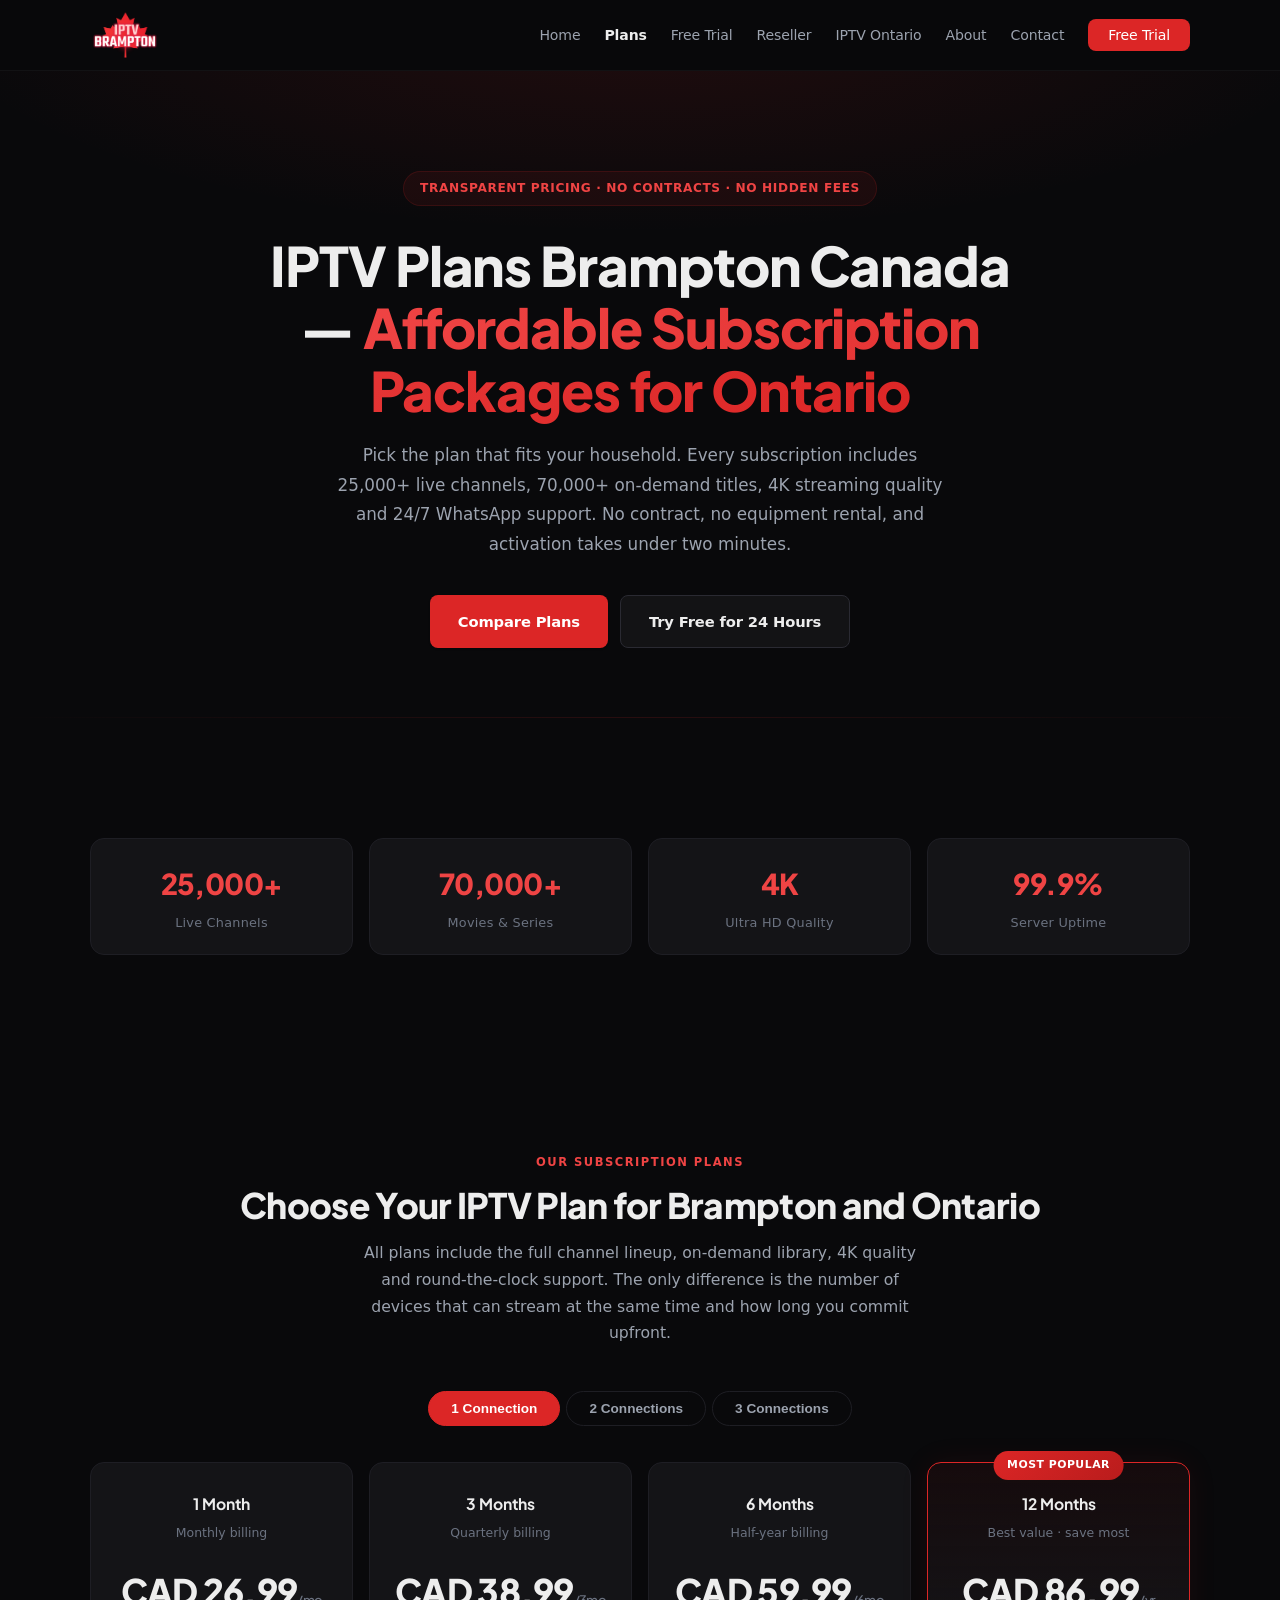
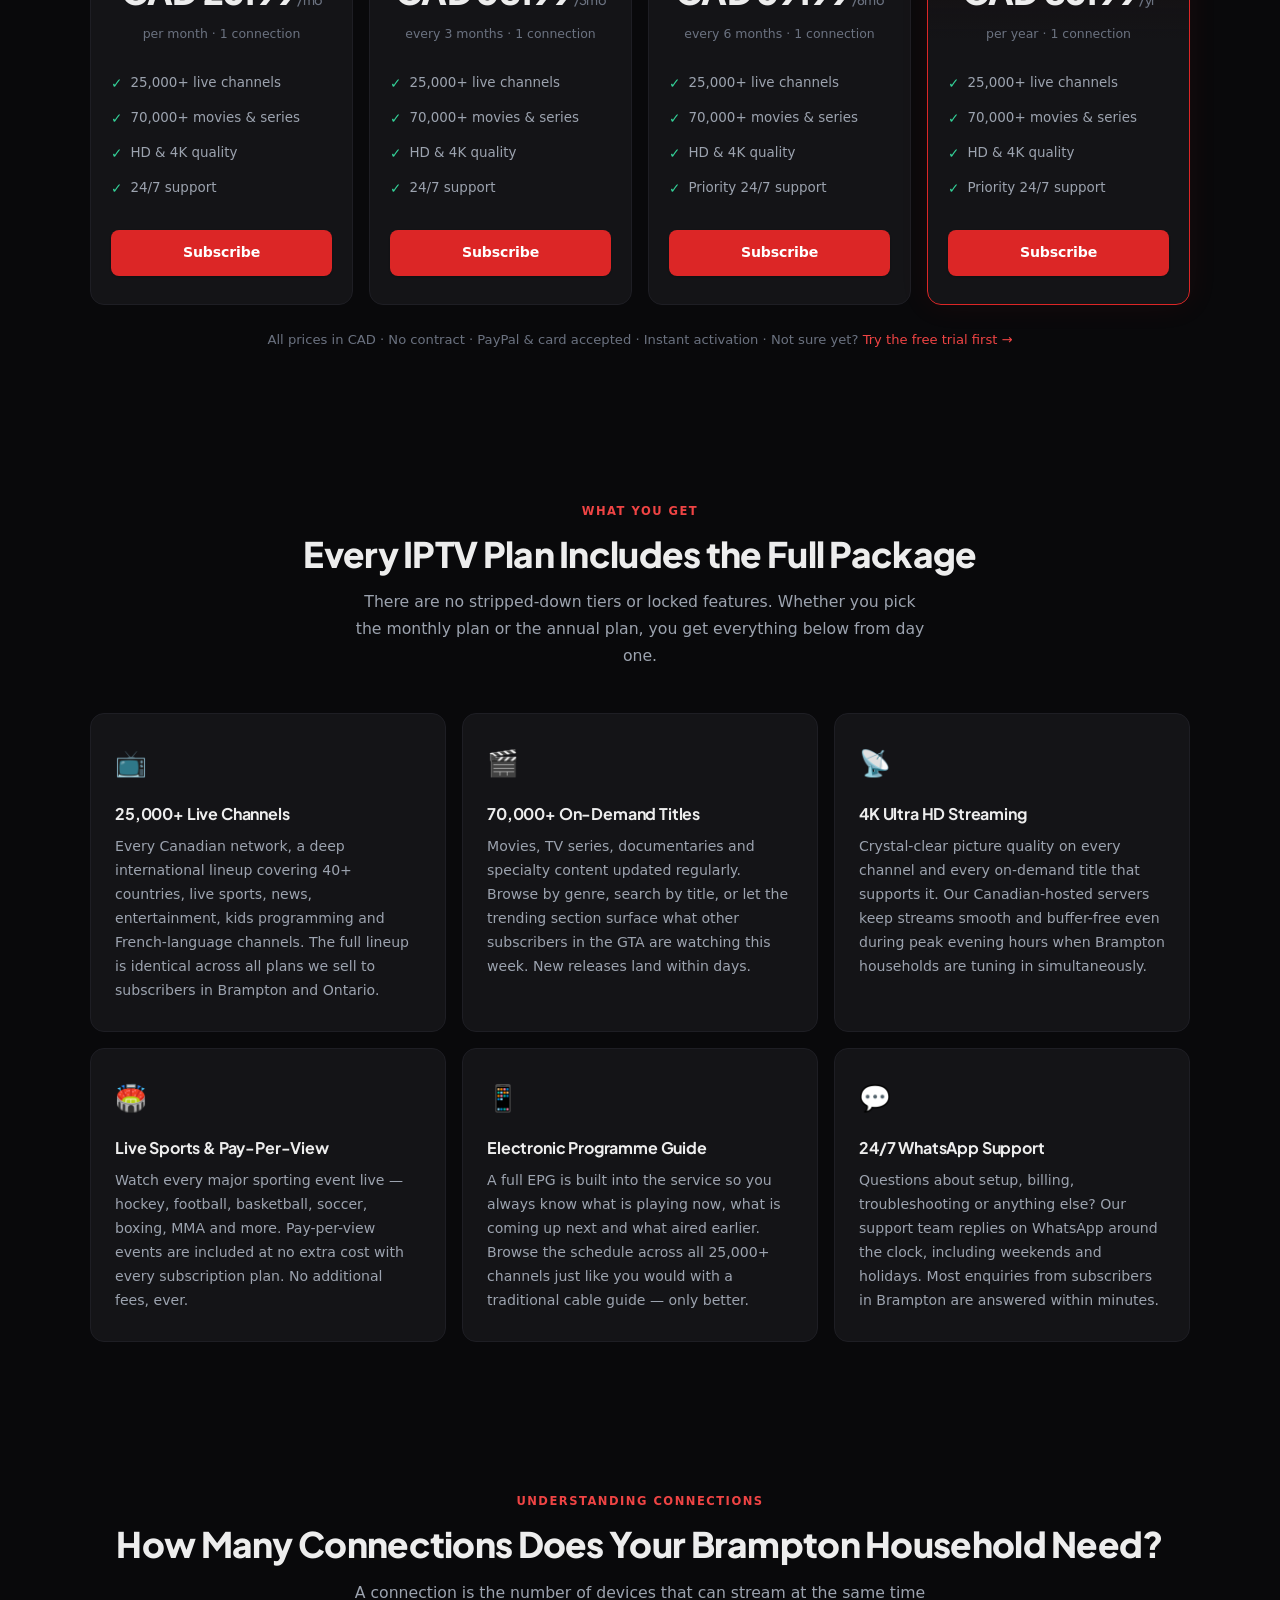
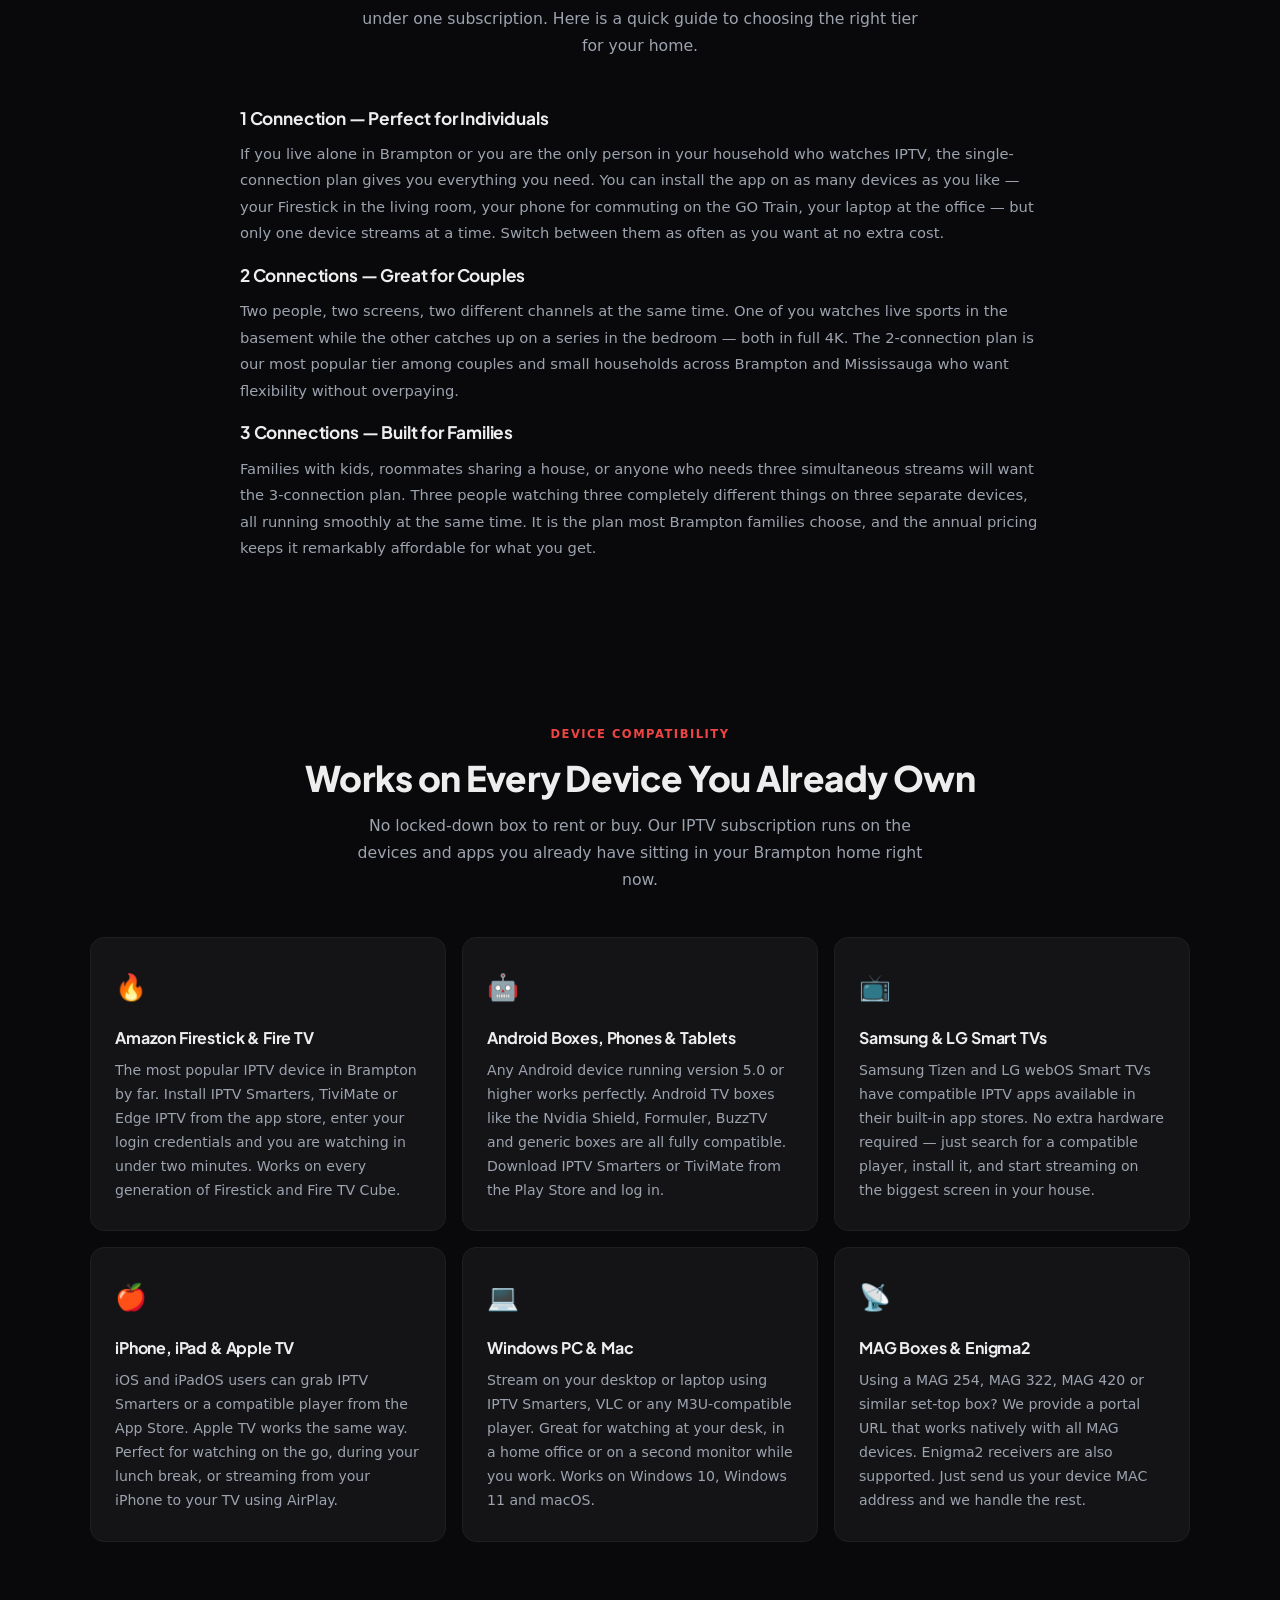
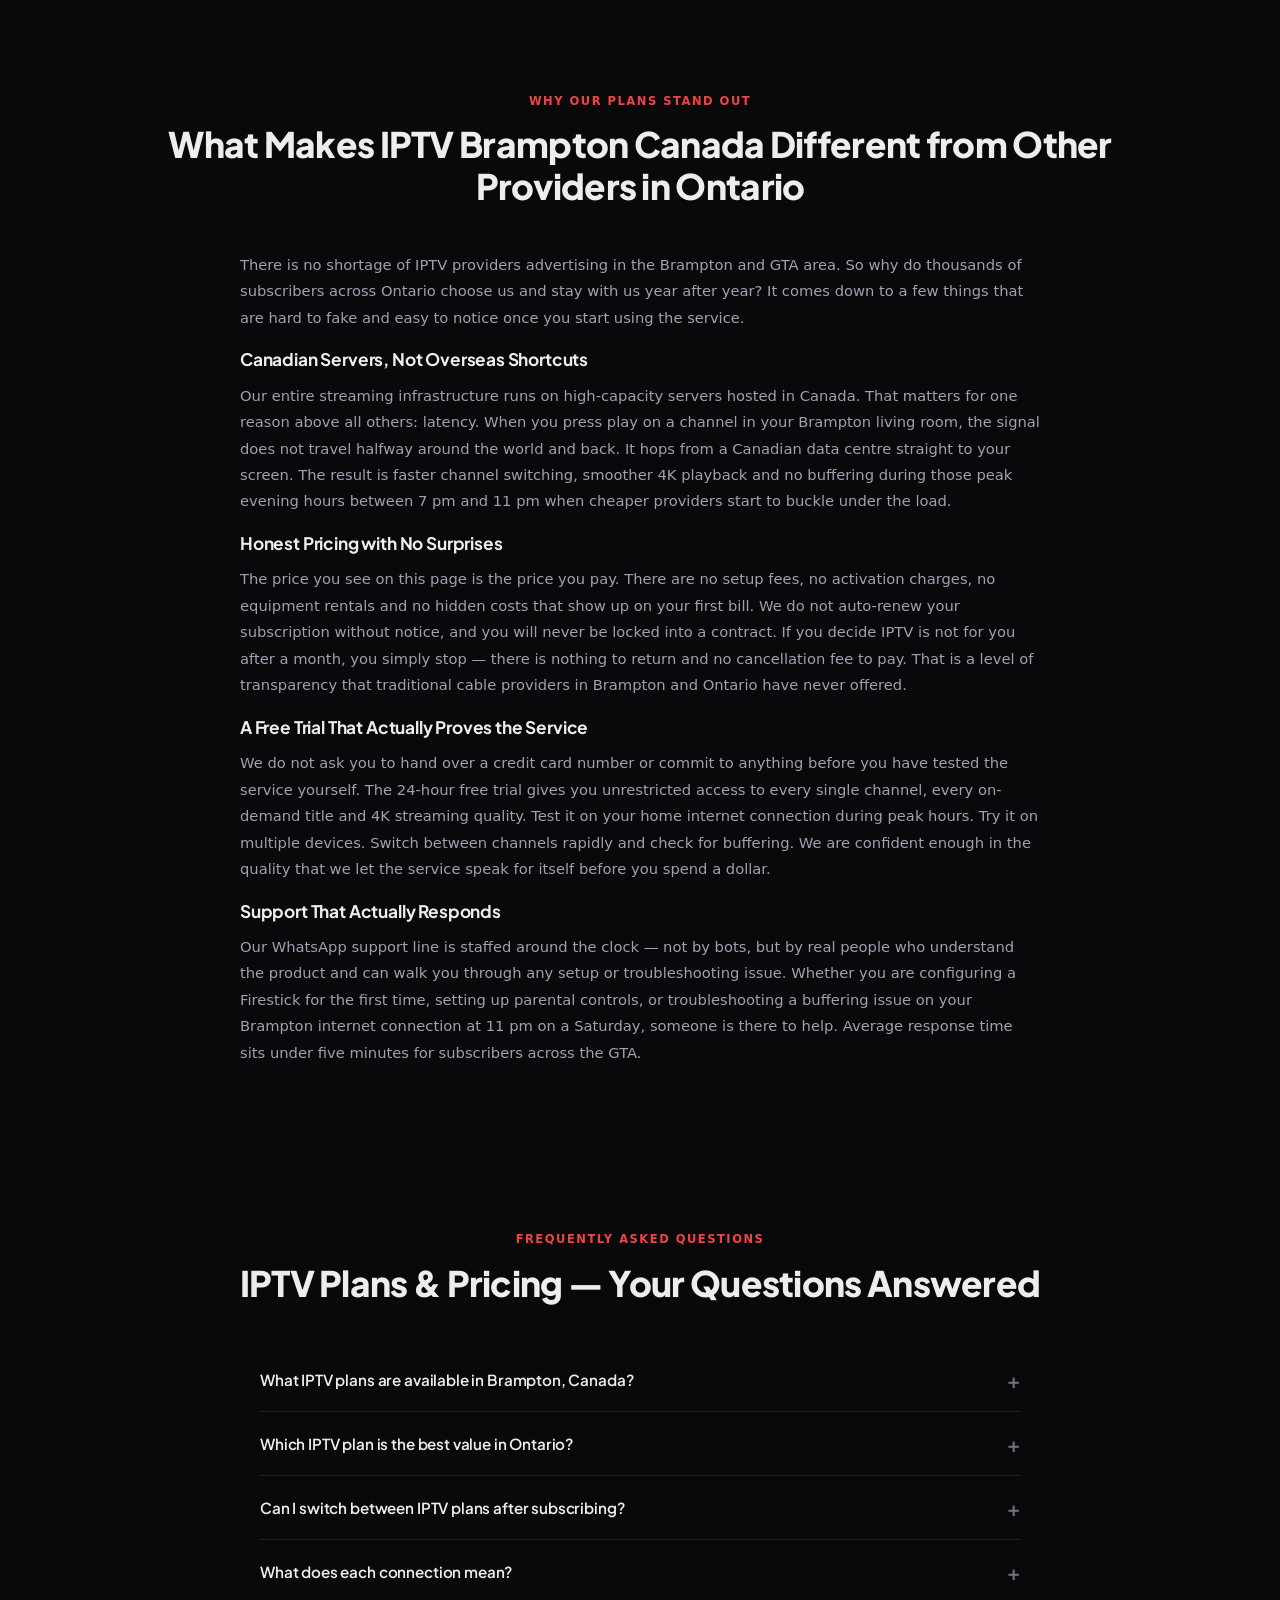
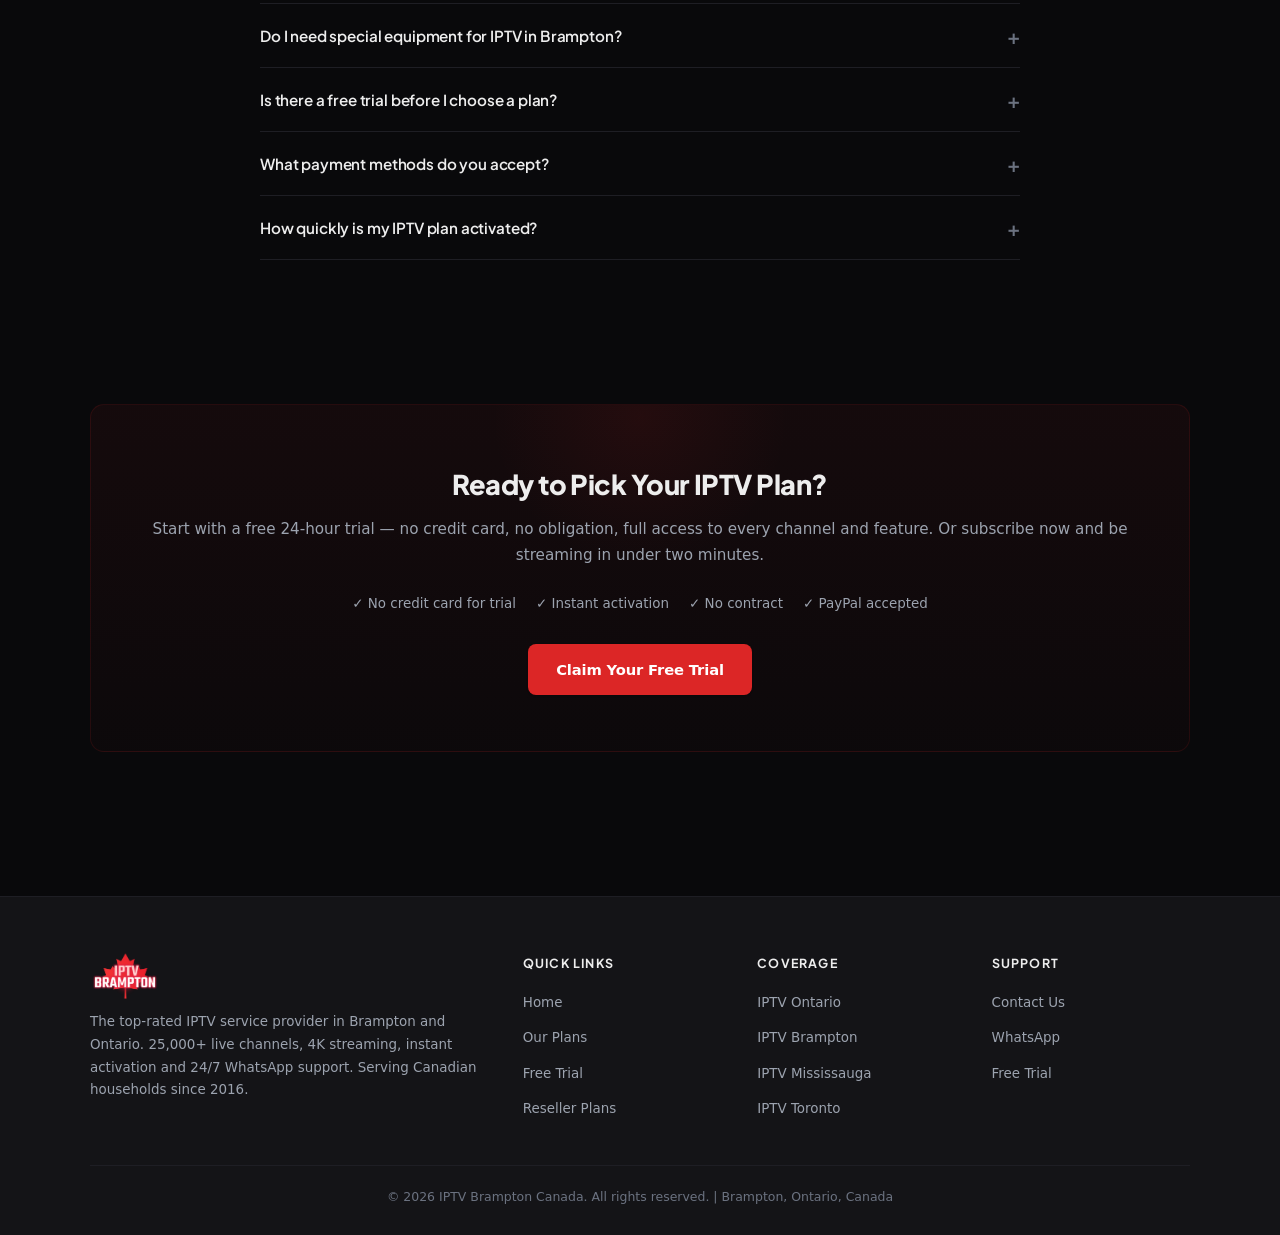
<file: our-plans/index.html>
<!DOCTYPE html>
<html lang="en">
<head>
<meta charset="UTF-8">
<meta name="viewport" content="width=device-width,initial-scale=1">
<title>IPTV Plans Brampton Canada | Affordable Subscription Packages Ontario</title>
<meta name="description" content="Compare IPTV plans in Brampton, Canada. Affordable subscription packages from CAD 26.99/mo — 25,000+ channels, 4K streaming, up to 3 connections. No contract, instant activation across Ontario.">
<meta name="keywords" content="iptv subscription brampton, iptv plans brampton, cheap iptv canada, iptv brampton canada plans, iptv pricing ontario, affordable iptv brampton">
<link rel="canonical" href="https://iptvbramptoncanada.com/our-plans/">
<link rel="icon" type="image/png" href="/images/favicon.png">
<meta property="og:title" content="IPTV Plans Brampton Canada | Affordable Subscription Packages Ontario">
<meta property="og:description" content="Affordable IPTV subscription packages for Brampton and Ontario. From CAD 26.99/mo. 25,000+ channels, 4K quality, instant activation. Compare plans now.">
<meta property="og:url" content="https://iptvbramptoncanada.com/our-plans/">
<meta property="og:type" content="website">
<meta property="og:image" content="https://iptvbramptoncanada.com/images/logo.png">
<meta name="twitter:card" content="summary_large_image">
<meta name="robots" content="index, follow, max-snippet:-1, max-image-preview:large">
<link rel="stylesheet" href="/css/style.css">
<script type="application/ld+json">
{
  "@context":"https://schema.org",
  "@type":"Product",
  "name":"IPTV Brampton Canada Subscription",
  "description":"Premium IPTV subscription service in Brampton and Ontario with 25,000+ live channels, 70,000+ on-demand titles, and 4K streaming quality.",
  "brand":{"@type":"Brand","name":"IPTV Brampton Canada"},
  "image":"https://iptvbramptoncanada.com/images/logo.png",
  "url":"https://iptvbramptoncanada.com/our-plans/",
  "offers":[
    {"@type":"Offer","name":"1 Connection — Monthly","price":"26.99","priceCurrency":"CAD","priceValidUntil":"2027-12-31","availability":"https://schema.org/InStock","url":"https://iptvbramptoncanada.com/our-plans/"},
    {"@type":"Offer","name":"1 Connection — 3 Months","price":"38.99","priceCurrency":"CAD","priceValidUntil":"2027-12-31","availability":"https://schema.org/InStock","url":"https://iptvbramptoncanada.com/our-plans/"},
    {"@type":"Offer","name":"1 Connection — 6 Months","price":"59.99","priceCurrency":"CAD","priceValidUntil":"2027-12-31","availability":"https://schema.org/InStock","url":"https://iptvbramptoncanada.com/our-plans/"},
    {"@type":"Offer","name":"1 Connection — 12 Months","price":"86.99","priceCurrency":"CAD","priceValidUntil":"2027-12-31","availability":"https://schema.org/InStock","url":"https://iptvbramptoncanada.com/our-plans/"},
    {"@type":"Offer","name":"2 Connections — Monthly","price":"34.99","priceCurrency":"CAD","priceValidUntil":"2027-12-31","availability":"https://schema.org/InStock","url":"https://iptvbramptoncanada.com/our-plans/"},
    {"@type":"Offer","name":"2 Connections — 12 Months","price":"109.99","priceCurrency":"CAD","priceValidUntil":"2027-12-31","availability":"https://schema.org/InStock","url":"https://iptvbramptoncanada.com/our-plans/"},
    {"@type":"Offer","name":"3 Connections — Monthly","price":"42.99","priceCurrency":"CAD","priceValidUntil":"2027-12-31","availability":"https://schema.org/InStock","url":"https://iptvbramptoncanada.com/our-plans/"},
    {"@type":"Offer","name":"3 Connections — 12 Months","price":"129.99","priceCurrency":"CAD","priceValidUntil":"2027-12-31","availability":"https://schema.org/InStock","url":"https://iptvbramptoncanada.com/our-plans/"}
  ],
  "aggregateRating":{"@type":"AggregateRating","ratingValue":"4.8","reviewCount":"1260","bestRating":"5"}
}
</script>
<script type="application/ld+json">
{
  "@context":"https://schema.org",
  "@type":"FAQPage",
  "mainEntity":[
    {"@type":"Question","name":"What IPTV plans are available in Brampton, Canada?","acceptedAnswer":{"@type":"Answer","text":"IPTV Brampton Canada offers monthly, 3-month, 6-month and annual plans for 1, 2 or 3 simultaneous connections. Pricing starts at CAD 26.99 per month for a single connection. The 12-month annual plan offers the best value at CAD 86.99 per year for one connection. All plans include 25,000+ live channels, 70,000+ on-demand titles, 4K streaming and 24/7 WhatsApp support."}},
    {"@type":"Question","name":"Which IPTV plan is the best value in Ontario?","acceptedAnswer":{"@type":"Answer","text":"The 12-month plan delivers the best per-month savings across all connection tiers. For a single connection, the annual plan works out to roughly CAD 7.25 per month — a fraction of what cable providers in Brampton and Ontario charge. Multi-connection annual plans offer even deeper savings when your household streams on multiple screens."}},
    {"@type":"Question","name":"Can I switch between IPTV plans after subscribing?","acceptedAnswer":{"@type":"Answer","text":"Yes. You can upgrade or downgrade your plan at any time by contacting our support team on WhatsApp. There are no penalties, no lock-in contracts and no waiting periods. If you start with a monthly plan and decide to move to an annual plan, we will apply the change immediately."}},
    {"@type":"Question","name":"What does each IPTV connection mean?","acceptedAnswer":{"@type":"Answer","text":"Each connection allows one device to stream at the same time. A 1-connection plan lets one person watch on one screen. A 2-connection plan lets two people in your household stream different channels simultaneously on two separate devices, and a 3-connection plan covers three screens at once."}},
    {"@type":"Question","name":"Do I need special equipment for IPTV in Brampton?","acceptedAnswer":{"@type":"Answer","text":"No. Our IPTV service works on devices you already own — Amazon Firestick, Android boxes and phones, Samsung and LG Smart TVs, iPhones, iPads, Windows PCs and Macs. Just install a compatible IPTV player like IPTV Smarters, TiviMate or Edge IPTV, enter your credentials, and you are streaming within minutes."}},
    {"@type":"Question","name":"Is there a free trial before I choose a plan?","acceptedAnswer":{"@type":"Answer","text":"Yes. We offer a completely free 24-hour trial with no credit card required. You get full access to every channel and feature so you can test the service on your own devices and internet connection before committing to any plan."}},
    {"@type":"Question","name":"What payment methods do you accept?","acceptedAnswer":{"@type":"Answer","text":"We accept PayPal and all major credit and debit cards. Payment is processed securely and your subscription activates instantly after checkout. There are no hidden fees, no setup charges and no equipment costs."}},
    {"@type":"Question","name":"How quickly is my IPTV plan activated?","acceptedAnswer":{"@type":"Answer","text":"Activation is instant. After your payment is confirmed, your login credentials and setup guide are delivered via WhatsApp within minutes. Most subscribers in Brampton and across Ontario are watching live TV within two minutes of completing their purchase."}}
  ]
}
</script>
</head>
<body>

<header class="site-header">
  <div class="header-inner">
    <a href="/" class="logo"><img src="/images/logo.png" alt="IPTV Brampton Canada" width="160" height="38"> </a>
    <button class="hamburger" aria-label="Menu">&#9776;</button>
    <nav>
      <ul class="nav">
        <li><a href="/">Home</a></li>
        <li><a href="/our-plans/" class="active">Plans</a></li>
        <li><a href="/free-trial/">Free Trial</a></li>
        <li><a href="/reseller-plans/">Reseller</a></li>
        <li><a href="/iptv-ontario/">IPTV Ontario</a></li>
        <li><a href="/about/">About</a></li>
        <li><a href="/contact/">Contact</a></li>
        <li><a href="https://wa.me/14502317827?text=Hey%20Iptvbramptoncanada%2C%20i%20want%20a%20free%20trial%20before%20subscribing" class="nav-cta" target="_blank" rel="noopener">Free Trial</a></li>
      </ul>
    </nav>
  </div>
</header>

<main>

<section class="hero">
  <div class="container">
    <span class="hero-badge">TRANSPARENT PRICING &middot; NO CONTRACTS &middot; NO HIDDEN FEES</span>
    <h1>IPTV Plans Brampton Canada &mdash; <span>Affordable Subscription Packages for Ontario</span></h1>
    <p>Pick the plan that fits your household. Every subscription includes 25,000+ live channels, 70,000+ on-demand titles, 4K streaming quality and 24/7 WhatsApp support. No contract, no equipment rental, and activation takes under two minutes.</p>
    <div class="hero-btns">
      <a href="#pricing" class="btn btn-primary">Compare Plans</a>
      <a href="https://wa.me/14502317827?text=Hey%20Iptvbramptoncanada%2C%20i%20want%20a%20free%20trial%20before%20subscribing" class="btn btn-outline" target="_blank" rel="noopener">Try Free for 24 Hours</a>
    </div>
  </div>
</section>

<section>
  <div class="container">
    <div class="stats">
      <div class="stat"><div class="stat-num">25,000+</div><div class="stat-label">Live Channels</div></div>
      <div class="stat"><div class="stat-num">70,000+</div><div class="stat-label">Movies &amp; Series</div></div>
      <div class="stat"><div class="stat-num">4K</div><div class="stat-label">Ultra HD Quality</div></div>
      <div class="stat"><div class="stat-num">99.9%</div><div class="stat-label">Server Uptime</div></div>
    </div>
  </div>
</section>

<section id="pricing">
  <div class="container">
    <div class="section-header center">
      <span class="section-badge">Our Subscription Plans</span>
      <h2 class="section-title">Choose Your IPTV Plan for Brampton and Ontario</h2>
      <p class="section-sub">All plans include the full channel lineup, on-demand library, 4K quality and round-the-clock support. The only difference is the number of devices that can stream at the same time and how long you commit upfront.</p>
    </div>

    <div class="pricing-tabs">
      <button class="pricing-tab active" data-tab="1">1 Connection</button>
      <button class="pricing-tab" data-tab="2">2 Connections</button>
      <button class="pricing-tab" data-tab="3">3 Connections</button>
    </div>

    <div class="pricing-group" data-group="1" style="display:grid">
      <div class="pricing-grid">
        <div class="price-card">
          <h3>1 Month</h3>
          <div class="billing">Monthly billing</div>
          <div class="price-amount">CAD 26.99<span>/mo</span></div>
          <div class="price-period">per month &middot; 1 connection</div>
          <ul class="price-features">
            <li>25,000+ live channels</li>
            <li>70,000+ movies &amp; series</li>
            <li>HD &amp; 4K quality</li>
            <li>24/7 support</li>
          </ul>
          <a href="https://wa.me/14502317827?text=Hey%20Iptvbramptoncanada%2C%20I%20want%20to%20buy%201%20month%201%20connection%2C%20send%20me%20payment%20link" class="btn btn-primary" target="_blank" rel="noopener">Subscribe</a>
        </div>
        <div class="price-card">
          <h3>3 Months</h3>
          <div class="billing">Quarterly billing</div>
          <div class="price-amount">CAD 38.99<span>/3mo</span></div>
          <div class="price-period">every 3 months &middot; 1 connection</div>
          <ul class="price-features">
            <li>25,000+ live channels</li>
            <li>70,000+ movies &amp; series</li>
            <li>HD &amp; 4K quality</li>
            <li>24/7 support</li>
          </ul>
          <a href="https://wa.me/14502317827?text=Hey%20Iptvbramptoncanada%2C%20I%20want%20to%20buy%203%20months%201%20connection%2C%20send%20me%20payment%20link" class="btn btn-primary" target="_blank" rel="noopener">Subscribe</a>
        </div>
        <div class="price-card">
          <h3>6 Months</h3>
          <div class="billing">Half-year billing</div>
          <div class="price-amount">CAD 59.99<span>/6mo</span></div>
          <div class="price-period">every 6 months &middot; 1 connection</div>
          <ul class="price-features">
            <li>25,000+ live channels</li>
            <li>70,000+ movies &amp; series</li>
            <li>HD &amp; 4K quality</li>
            <li>Priority 24/7 support</li>
          </ul>
          <a href="https://wa.me/14502317827?text=Hey%20Iptvbramptoncanada%2C%20I%20want%20to%20buy%206%20months%201%20connection%2C%20send%20me%20payment%20link" class="btn btn-primary" target="_blank" rel="noopener">Subscribe</a>
        </div>
        <div class="price-card popular">
          <span class="popular-badge">Most Popular</span>
          <h3>12 Months</h3>
          <div class="billing">Best value &middot; save most</div>
          <div class="price-amount">CAD 86.99<span>/yr</span></div>
          <div class="price-period">per year &middot; 1 connection</div>
          <ul class="price-features">
            <li>25,000+ live channels</li>
            <li>70,000+ movies &amp; series</li>
            <li>HD &amp; 4K quality</li>
            <li>Priority 24/7 support</li>
          </ul>
          <a href="https://wa.me/14502317827?text=Hey%20Iptvbramptoncanada%2C%20I%20want%20to%20buy%2012%20months%201%20connection%2C%20send%20me%20payment%20link" class="btn btn-primary" target="_blank" rel="noopener">Subscribe</a>
        </div>
      </div>
    </div>

    <div class="pricing-group" data-group="2" style="display:none">
      <div class="pricing-grid">
        <div class="price-card">
          <h3>1 Month</h3>
          <div class="billing">Monthly billing</div>
          <div class="price-amount">CAD 34.99<span>/mo</span></div>
          <div class="price-period">per month &middot; 2 connections</div>
          <ul class="price-features">
            <li>25,000+ live channels</li>
            <li>70,000+ movies &amp; series</li>
            <li>HD &amp; 4K quality</li>
            <li>24/7 support</li>
          </ul>
          <a href="https://wa.me/14502317827?text=Hey%20Iptvbramptoncanada%2C%20I%20want%20to%20buy%201%20month%202%20connections%2C%20send%20me%20payment%20link" class="btn btn-primary" target="_blank" rel="noopener">Subscribe</a>
        </div>
        <div class="price-card">
          <h3>3 Months</h3>
          <div class="billing">Quarterly billing</div>
          <div class="price-amount">CAD 49.99<span>/3mo</span></div>
          <div class="price-period">every 3 months &middot; 2 connections</div>
          <ul class="price-features">
            <li>25,000+ live channels</li>
            <li>70,000+ movies &amp; series</li>
            <li>HD &amp; 4K quality</li>
            <li>24/7 support</li>
          </ul>
          <a href="https://wa.me/14502317827?text=Hey%20Iptvbramptoncanada%2C%20I%20want%20to%20buy%203%20months%202%20connections%2C%20send%20me%20payment%20link" class="btn btn-primary" target="_blank" rel="noopener">Subscribe</a>
        </div>
        <div class="price-card">
          <h3>6 Months</h3>
          <div class="billing">Half-year billing</div>
          <div class="price-amount">CAD 74.99<span>/6mo</span></div>
          <div class="price-period">every 6 months &middot; 2 connections</div>
          <ul class="price-features">
            <li>25,000+ live channels</li>
            <li>70,000+ movies &amp; series</li>
            <li>HD &amp; 4K quality</li>
            <li>Priority 24/7 support</li>
          </ul>
          <a href="https://wa.me/14502317827?text=Hey%20Iptvbramptoncanada%2C%20I%20want%20to%20buy%206%20months%202%20connections%2C%20send%20me%20payment%20link" class="btn btn-primary" target="_blank" rel="noopener">Subscribe</a>
        </div>
        <div class="price-card popular">
          <span class="popular-badge">Most Popular</span>
          <h3>12 Months</h3>
          <div class="billing">Best value &middot; save most</div>
          <div class="price-amount">CAD 109.99<span>/yr</span></div>
          <div class="price-period">per year &middot; 2 connections</div>
          <ul class="price-features">
            <li>25,000+ live channels</li>
            <li>70,000+ movies &amp; series</li>
            <li>HD &amp; 4K quality</li>
            <li>Priority 24/7 support</li>
          </ul>
          <a href="https://wa.me/14502317827?text=Hey%20Iptvbramptoncanada%2C%20I%20want%20to%20buy%2012%20months%202%20connections%2C%20send%20me%20payment%20link" class="btn btn-primary" target="_blank" rel="noopener">Subscribe</a>
        </div>
      </div>
    </div>

    <div class="pricing-group" data-group="3" style="display:none">
      <div class="pricing-grid">
        <div class="price-card">
          <h3>1 Month</h3>
          <div class="billing">Monthly billing</div>
          <div class="price-amount">CAD 42.99<span>/mo</span></div>
          <div class="price-period">per month &middot; 3 connections</div>
          <ul class="price-features">
            <li>25,000+ live channels</li>
            <li>70,000+ movies &amp; series</li>
            <li>HD &amp; 4K quality</li>
            <li>24/7 support</li>
          </ul>
          <a href="https://wa.me/14502317827?text=Hey%20Iptvbramptoncanada%2C%20I%20want%20to%20buy%201%20month%203%20connections%2C%20send%20me%20payment%20link" class="btn btn-primary" target="_blank" rel="noopener">Subscribe</a>
        </div>
        <div class="price-card">
          <h3>3 Months</h3>
          <div class="billing">Quarterly billing</div>
          <div class="price-amount">CAD 59.99<span>/3mo</span></div>
          <div class="price-period">every 3 months &middot; 3 connections</div>
          <ul class="price-features">
            <li>25,000+ live channels</li>
            <li>70,000+ movies &amp; series</li>
            <li>HD &amp; 4K quality</li>
            <li>24/7 support</li>
          </ul>
          <a href="https://wa.me/14502317827?text=Hey%20Iptvbramptoncanada%2C%20I%20want%20to%20buy%203%20months%203%20connections%2C%20send%20me%20payment%20link" class="btn btn-primary" target="_blank" rel="noopener">Subscribe</a>
        </div>
        <div class="price-card">
          <h3>6 Months</h3>
          <div class="billing">Half-year billing</div>
          <div class="price-amount">CAD 89.99<span>/6mo</span></div>
          <div class="price-period">every 6 months &middot; 3 connections</div>
          <ul class="price-features">
            <li>25,000+ live channels</li>
            <li>70,000+ movies &amp; series</li>
            <li>HD &amp; 4K quality</li>
            <li>Priority 24/7 support</li>
          </ul>
          <a href="https://wa.me/14502317827?text=Hey%20Iptvbramptoncanada%2C%20I%20want%20to%20buy%206%20months%203%20connections%2C%20send%20me%20payment%20link" class="btn btn-primary" target="_blank" rel="noopener">Subscribe</a>
        </div>
        <div class="price-card popular">
          <span class="popular-badge">Most Popular</span>
          <h3>12 Months</h3>
          <div class="billing">Best value &middot; save most</div>
          <div class="price-amount">CAD 129.99<span>/yr</span></div>
          <div class="price-period">per year &middot; 3 connections</div>
          <ul class="price-features">
            <li>25,000+ live channels</li>
            <li>70,000+ movies &amp; series</li>
            <li>HD &amp; 4K quality</li>
            <li>Priority 24/7 support</li>
          </ul>
          <a href="https://wa.me/14502317827?text=Hey%20Iptvbramptoncanada%2C%20I%20want%20to%20buy%2012%20months%203%20connections%2C%20send%20me%20payment%20link" class="btn btn-primary" target="_blank" rel="noopener">Subscribe</a>
        </div>
      </div>
    </div>

    <p class="pricing-note">All prices in CAD &middot; No contract &middot; PayPal &amp; card accepted &middot; Instant activation &middot; Not sure yet? <a href="https://wa.me/14502317827?text=Hey%20Iptvbramptoncanada%2C%20i%20want%20a%20free%20trial%20before%20subscribing" target="_blank" rel="noopener">Try the free trial first &rarr;</a></p>
  </div>
</section>

<section>
  <div class="container">
    <div class="section-header center">
      <span class="section-badge">What You Get</span>
      <h2 class="section-title">Every IPTV Plan Includes the Full Package</h2>
      <p class="section-sub">There are no stripped-down tiers or locked features. Whether you pick the monthly plan or the annual plan, you get everything below from day one.</p>
    </div>
    <div class="features-grid">
      <div class="feature-card">
        <div class="feature-icon">📺</div>
        <h3>25,000+ Live Channels</h3>
        <p>Every Canadian network, a deep international lineup covering 40+ countries, live sports, news, entertainment, kids programming and French-language channels. The full lineup is identical across all plans we sell to subscribers in Brampton and Ontario.</p>
      </div>
      <div class="feature-card">
        <div class="feature-icon">🎬</div>
        <h3>70,000+ On-Demand Titles</h3>
        <p>Movies, TV series, documentaries and specialty content updated regularly. Browse by genre, search by title, or let the trending section surface what other subscribers in the GTA are watching this week. New releases land within days.</p>
      </div>
      <div class="feature-card">
        <div class="feature-icon">📡</div>
        <h3>4K Ultra HD Streaming</h3>
        <p>Crystal-clear picture quality on every channel and every on-demand title that supports it. Our Canadian-hosted servers keep streams smooth and buffer-free even during peak evening hours when Brampton households are tuning in simultaneously.</p>
      </div>
      <div class="feature-card">
        <div class="feature-icon">🏟️</div>
        <h3>Live Sports &amp; Pay-Per-View</h3>
        <p>Watch every major sporting event live — hockey, football, basketball, soccer, boxing, MMA and more. Pay-per-view events are included at no extra cost with every subscription plan. No additional fees, ever.</p>
      </div>
      <div class="feature-card">
        <div class="feature-icon">📱</div>
        <h3>Electronic Programme Guide</h3>
        <p>A full EPG is built into the service so you always know what is playing now, what is coming up next and what aired earlier. Browse the schedule across all 25,000+ channels just like you would with a traditional cable guide — only better.</p>
      </div>
      <div class="feature-card">
        <div class="feature-icon">💬</div>
        <h3>24/7 WhatsApp Support</h3>
        <p>Questions about setup, billing, troubleshooting or anything else? Our support team replies on WhatsApp around the clock, including weekends and holidays. Most enquiries from subscribers in Brampton are answered within minutes.</p>
      </div>
    </div>
  </div>
</section>

<section>
  <div class="container">
    <div class="section-header center">
      <span class="section-badge">Understanding Connections</span>
      <h2 class="section-title">How Many Connections Does Your Brampton Household Need?</h2>
      <p class="section-sub">A connection is the number of devices that can stream at the same time under one subscription. Here is a quick guide to choosing the right tier for your home.</p>
    </div>
    <div class="content-block" style="max-width:800px;margin:0 auto">
      <h3>1 Connection — Perfect for Individuals</h3>
      <p>If you live alone in Brampton or you are the only person in your household who watches IPTV, the single-connection plan gives you everything you need. You can install the app on as many devices as you like — your Firestick in the living room, your phone for commuting on the GO Train, your laptop at the office — but only one device streams at a time. Switch between them as often as you want at no extra cost.</p>

      <h3>2 Connections — Great for Couples</h3>
      <p>Two people, two screens, two different channels at the same time. One of you watches live sports in the basement while the other catches up on a series in the bedroom — both in full 4K. The 2-connection plan is our most popular tier among couples and small households across Brampton and Mississauga who want flexibility without overpaying.</p>

      <h3>3 Connections — Built for Families</h3>
      <p>Families with kids, roommates sharing a house, or anyone who needs three simultaneous streams will want the 3-connection plan. Three people watching three completely different things on three separate devices, all running smoothly at the same time. It is the plan most Brampton families choose, and the annual pricing keeps it remarkably affordable for what you get.</p>
    </div>
  </div>
</section>

<section>
  <div class="container">
    <div class="section-header center">
      <span class="section-badge">Device Compatibility</span>
      <h2 class="section-title">Works on Every Device You Already Own</h2>
      <p class="section-sub">No locked-down box to rent or buy. Our IPTV subscription runs on the devices and apps you already have sitting in your Brampton home right now.</p>
    </div>
    <div class="features-grid">
      <div class="feature-card">
        <div class="feature-icon">🔥</div>
        <h3>Amazon Firestick &amp; Fire TV</h3>
        <p>The most popular IPTV device in Brampton by far. Install IPTV Smarters, TiviMate or Edge IPTV from the app store, enter your login credentials and you are watching in under two minutes. Works on every generation of Firestick and Fire TV Cube.</p>
      </div>
      <div class="feature-card">
        <div class="feature-icon">🤖</div>
        <h3>Android Boxes, Phones &amp; Tablets</h3>
        <p>Any Android device running version 5.0 or higher works perfectly. Android TV boxes like the Nvidia Shield, Formuler, BuzzTV and generic boxes are all fully compatible. Download IPTV Smarters or TiviMate from the Play Store and log in.</p>
      </div>
      <div class="feature-card">
        <div class="feature-icon">📺</div>
        <h3>Samsung &amp; LG Smart TVs</h3>
        <p>Samsung Tizen and LG webOS Smart TVs have compatible IPTV apps available in their built-in app stores. No extra hardware required — just search for a compatible player, install it, and start streaming on the biggest screen in your house.</p>
      </div>
      <div class="feature-card">
        <div class="feature-icon">🍎</div>
        <h3>iPhone, iPad &amp; Apple TV</h3>
        <p>iOS and iPadOS users can grab IPTV Smarters or a compatible player from the App Store. Apple TV works the same way. Perfect for watching on the go, during your lunch break, or streaming from your iPhone to your TV using AirPlay.</p>
      </div>
      <div class="feature-card">
        <div class="feature-icon">💻</div>
        <h3>Windows PC &amp; Mac</h3>
        <p>Stream on your desktop or laptop using IPTV Smarters, VLC or any M3U-compatible player. Great for watching at your desk, in a home office or on a second monitor while you work. Works on Windows 10, Windows 11 and macOS.</p>
      </div>
      <div class="feature-card">
        <div class="feature-icon">📡</div>
        <h3>MAG Boxes &amp; Enigma2</h3>
        <p>Using a MAG 254, MAG 322, MAG 420 or similar set-top box? We provide a portal URL that works natively with all MAG devices. Enigma2 receivers are also supported. Just send us your device MAC address and we handle the rest.</p>
      </div>
    </div>
  </div>
</section>

<section>
  <div class="container">
    <div class="section-header center">
      <span class="section-badge">Why Our Plans Stand Out</span>
      <h2 class="section-title">What Makes IPTV Brampton Canada Different from Other Providers in Ontario</h2>
    </div>
    <div class="content-block" style="max-width:800px;margin:0 auto">
      <p>There is no shortage of IPTV providers advertising in the Brampton and GTA area. So why do thousands of subscribers across Ontario choose us and stay with us year after year? It comes down to a few things that are hard to fake and easy to notice once you start using the service.</p>

      <h3>Canadian Servers, Not Overseas Shortcuts</h3>
      <p>Our entire streaming infrastructure runs on high-capacity servers hosted in Canada. That matters for one reason above all others: latency. When you press play on a channel in your Brampton living room, the signal does not travel halfway around the world and back. It hops from a Canadian data centre straight to your screen. The result is faster channel switching, smoother 4K playback and no buffering during those peak evening hours between 7 pm and 11 pm when cheaper providers start to buckle under the load.</p>

      <h3>Honest Pricing with No Surprises</h3>
      <p>The price you see on this page is the price you pay. There are no setup fees, no activation charges, no equipment rentals and no hidden costs that show up on your first bill. We do not auto-renew your subscription without notice, and you will never be locked into a contract. If you decide IPTV is not for you after a month, you simply stop — there is nothing to return and no cancellation fee to pay. That is a level of transparency that traditional cable providers in Brampton and Ontario have never offered.</p>

      <h3>A Free Trial That Actually Proves the Service</h3>
      <p>We do not ask you to hand over a credit card number or commit to anything before you have tested the service yourself. The 24-hour free trial gives you unrestricted access to every single channel, every on-demand title and 4K streaming quality. Test it on your home internet connection during peak hours. Try it on multiple devices. Switch between channels rapidly and check for buffering. We are confident enough in the quality that we let the service speak for itself before you spend a dollar.</p>

      <h3>Support That Actually Responds</h3>
      <p>Our WhatsApp support line is staffed around the clock — not by bots, but by real people who understand the product and can walk you through any setup or troubleshooting issue. Whether you are configuring a Firestick for the first time, setting up parental controls, or troubleshooting a buffering issue on your Brampton internet connection at 11 pm on a Saturday, someone is there to help. Average response time sits under five minutes for subscribers across the GTA.</p>
    </div>
  </div>
</section>

<section id="faq">
  <div class="container">
    <div class="section-header center">
      <span class="section-badge">Frequently Asked Questions</span>
      <h2 class="section-title">IPTV Plans &amp; Pricing &mdash; Your Questions Answered</h2>
    </div>
    <div class="faq-list">
      <div class="faq-item">
        <button class="faq-q">What IPTV plans are available in Brampton, Canada?</button>
        <div class="faq-a"><div class="faq-a-inner">We offer monthly, 3-month, 6-month and annual plans for 1, 2 or 3 simultaneous connections. Pricing starts at CAD 26.99 per month for a single connection. The 12-month annual plan offers the best value at CAD 86.99 per year for one connection. All plans include 25,000+ live channels, 70,000+ on-demand titles, 4K streaming and 24/7 WhatsApp support.</div></div>
      </div>
      <div class="faq-item">
        <button class="faq-q">Which IPTV plan is the best value in Ontario?</button>
        <div class="faq-a"><div class="faq-a-inner">The 12-month plan delivers the best per-month savings across all connection tiers. For a single connection, the annual plan works out to roughly CAD 7.25 per month — a fraction of what cable providers in Brampton and Ontario charge. Multi-connection annual plans offer even deeper savings when your household streams on multiple screens at the same time.</div></div>
      </div>
      <div class="faq-item">
        <button class="faq-q">Can I switch between IPTV plans after subscribing?</button>
        <div class="faq-a"><div class="faq-a-inner">Yes. You can upgrade or downgrade your plan at any time by contacting our support team on WhatsApp. There are no penalties, no lock-in contracts and no waiting periods. If you start with a monthly plan and decide to move to an annual plan for the savings, we apply the change immediately.</div></div>
      </div>
      <div class="faq-item">
        <button class="faq-q">What does each connection mean?</button>
        <div class="faq-a"><div class="faq-a-inner">Each connection allows one device to stream at the same time. A 1-connection plan lets one person watch on one screen. A 2-connection plan lets two people in your household stream different channels simultaneously on two separate devices, and a 3-connection plan covers three screens at once. You can install the app on unlimited devices — the connection count only limits how many stream simultaneously.</div></div>
      </div>
      <div class="faq-item">
        <button class="faq-q">Do I need special equipment for IPTV in Brampton?</button>
        <div class="faq-a"><div class="faq-a-inner">No. Our IPTV service works on devices you already own — Amazon Firestick, Android boxes and phones, Samsung and LG Smart TVs, iPhones, iPads, Windows PCs and Macs. Just install a compatible IPTV player like IPTV Smarters, TiviMate or Edge IPTV, enter your credentials, and you are streaming within minutes. No technician visit, no rental box, no proprietary hardware.</div></div>
      </div>
      <div class="faq-item">
        <button class="faq-q">Is there a free trial before I choose a plan?</button>
        <div class="faq-a"><div class="faq-a-inner">Yes. We offer a completely free 24-hour trial with no credit card required. You get full access to every channel and feature so you can test the service on your own devices and internet connection before committing to any paid plan. Most people who start the trial end up subscribing the same day.</div></div>
      </div>
      <div class="faq-item">
        <button class="faq-q">What payment methods do you accept?</button>
        <div class="faq-a"><div class="faq-a-inner">We accept PayPal and all major credit and debit cards. Payment is processed securely and your subscription activates instantly after checkout. There are no hidden fees, no setup charges and no equipment costs added to your total.</div></div>
      </div>
      <div class="faq-item">
        <button class="faq-q">How quickly is my IPTV plan activated?</button>
        <div class="faq-a"><div class="faq-a-inner">Activation is instant. After your payment is confirmed, your login credentials and setup guide are delivered via WhatsApp within minutes. Most subscribers in Brampton and across Ontario are watching live TV within two minutes of completing their purchase — no waiting, no scheduling, no technician visit required.</div></div>
      </div>
    </div>
  </div>
</section>

<section>
  <div class="container">
    <div class="cta-section">
      <h2>Ready to Pick Your IPTV Plan?</h2>
      <p>Start with a free 24-hour trial — no credit card, no obligation, full access to every channel and feature. Or subscribe now and be streaming in under two minutes.</p>
      <div class="cta-features">
        <span>&#10003; No credit card for trial</span>
        <span>&#10003; Instant activation</span>
        <span>&#10003; No contract</span>
        <span>&#10003; PayPal accepted</span>
      </div>
      <a href="https://wa.me/14502317827?text=Hey%20Iptvbramptoncanada%2C%20i%20want%20a%20free%20trial%20before%20subscribing" class="btn btn-primary" target="_blank" rel="noopener">Claim Your Free Trial</a>
    </div>
  </div>
</section>

</main>

<footer class="site-footer">
  <div class="container">
    <div class="footer-grid">
      <div class="footer-brand">
        <a href="/" class="logo"><img src="/images/logo.png" alt="IPTV Brampton Canada" width="160" height="38"></a>
        <p>The top-rated IPTV service provider in Brampton and Ontario. 25,000+ live channels, 4K streaming, instant activation and 24/7 WhatsApp support. Serving Canadian households since 2016.</p>
      </div>
      <div class="footer-col">
        <h4>Quick Links</h4>
        <ul>
          <li><a href="/">Home</a></li>
          <li><a href="/our-plans/">Our Plans</a></li>
          <li><a href="/free-trial/">Free Trial</a></li>
          <li><a href="/reseller-plans/">Reseller Plans</a></li>
        </ul>
      </div>
      <div class="footer-col">
        <h4>Coverage</h4>
        <ul>
          <li><a href="/iptv-ontario/">IPTV Ontario</a></li>
          <li><a href="/#coverage">IPTV Brampton</a></li>
          <li><a href="/#coverage">IPTV Mississauga</a></li>
          <li><a href="/#coverage">IPTV Toronto</a></li>
        </ul>
      </div>
      <div class="footer-col">
        <h4>Support</h4>
        <ul>
          <li><a href="/contact/">Contact Us</a></li>
          <li><a href="https://wa.me/14502317827" target="_blank" rel="noopener">WhatsApp</a></li>
          <li><a href="/free-trial/">Free Trial</a></li>
        </ul>
      </div>
    </div>
    <div class="footer-bottom">
      &copy; 2026 IPTV Brampton Canada. All rights reserved. | Brampton, Ontario, Canada
    </div>
  </div>
</footer>

<script src="/js/main.js"></script>
</body>
</html>
</file>
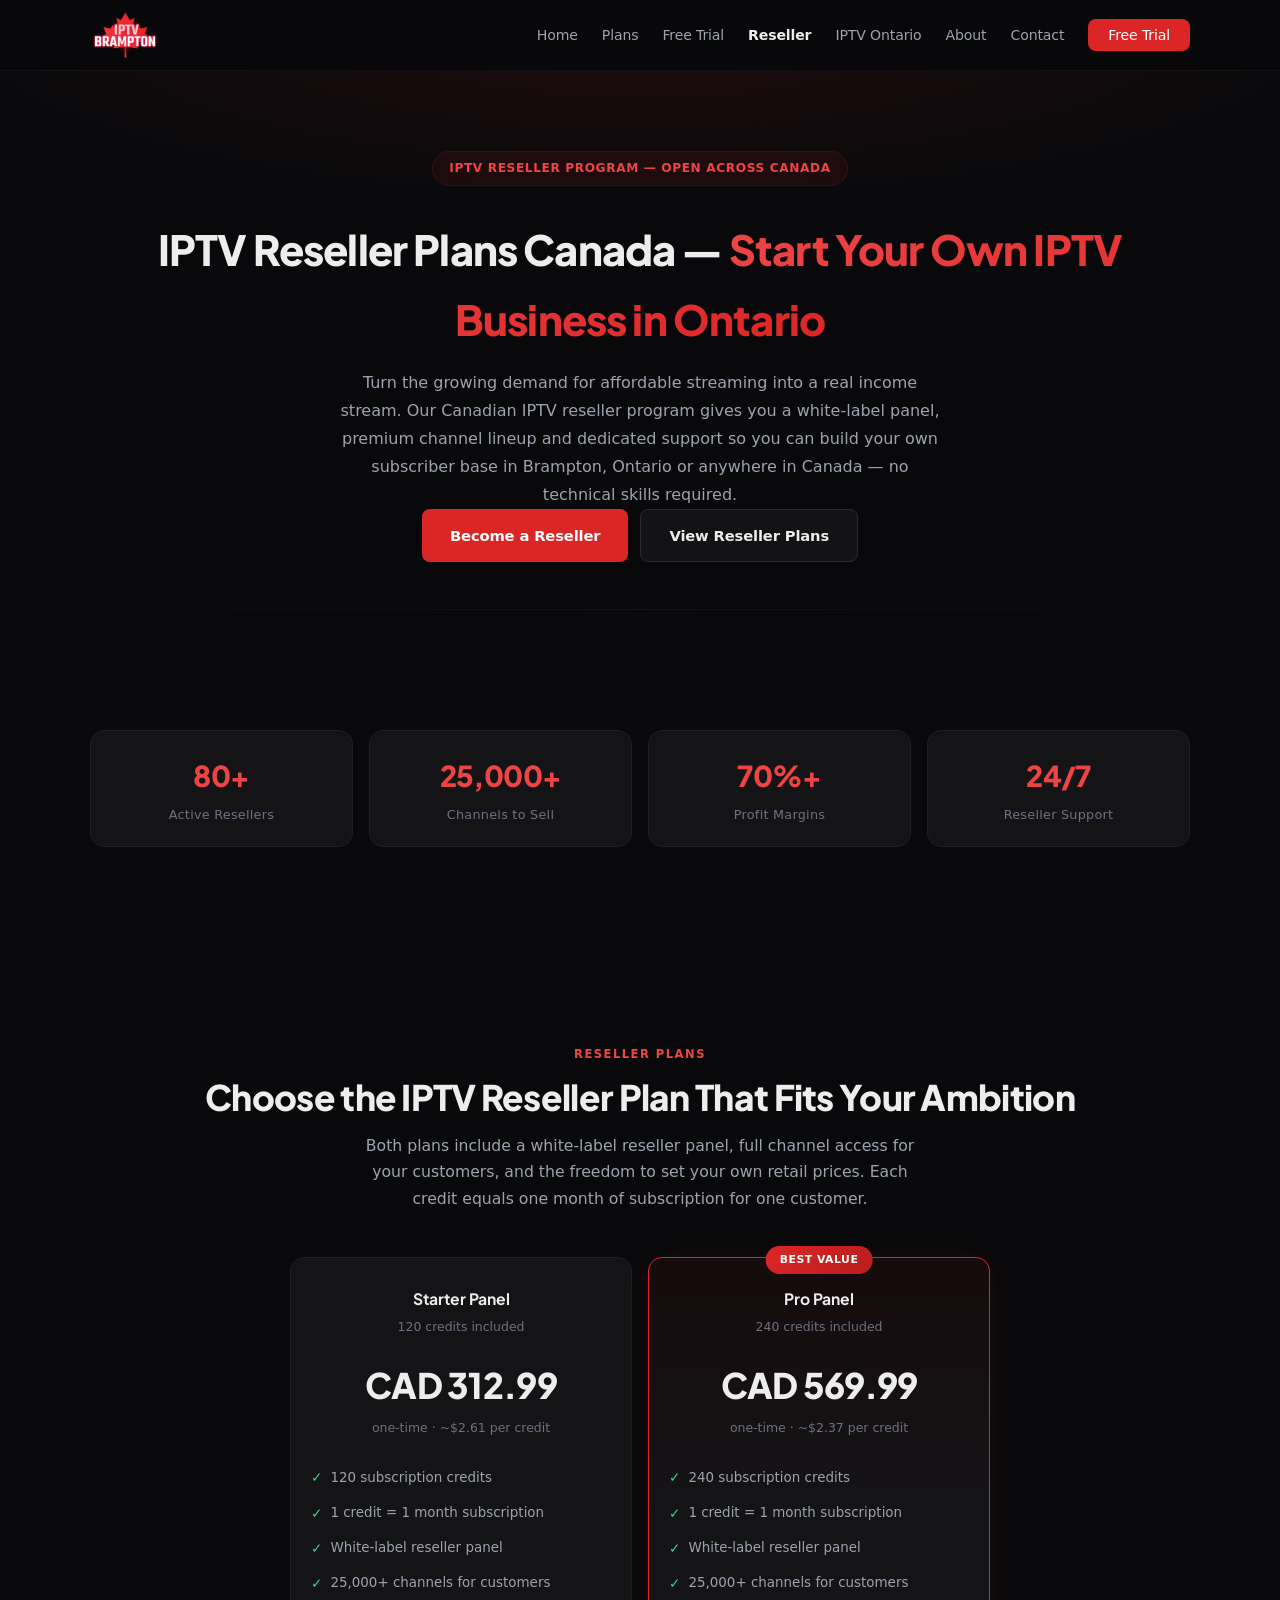
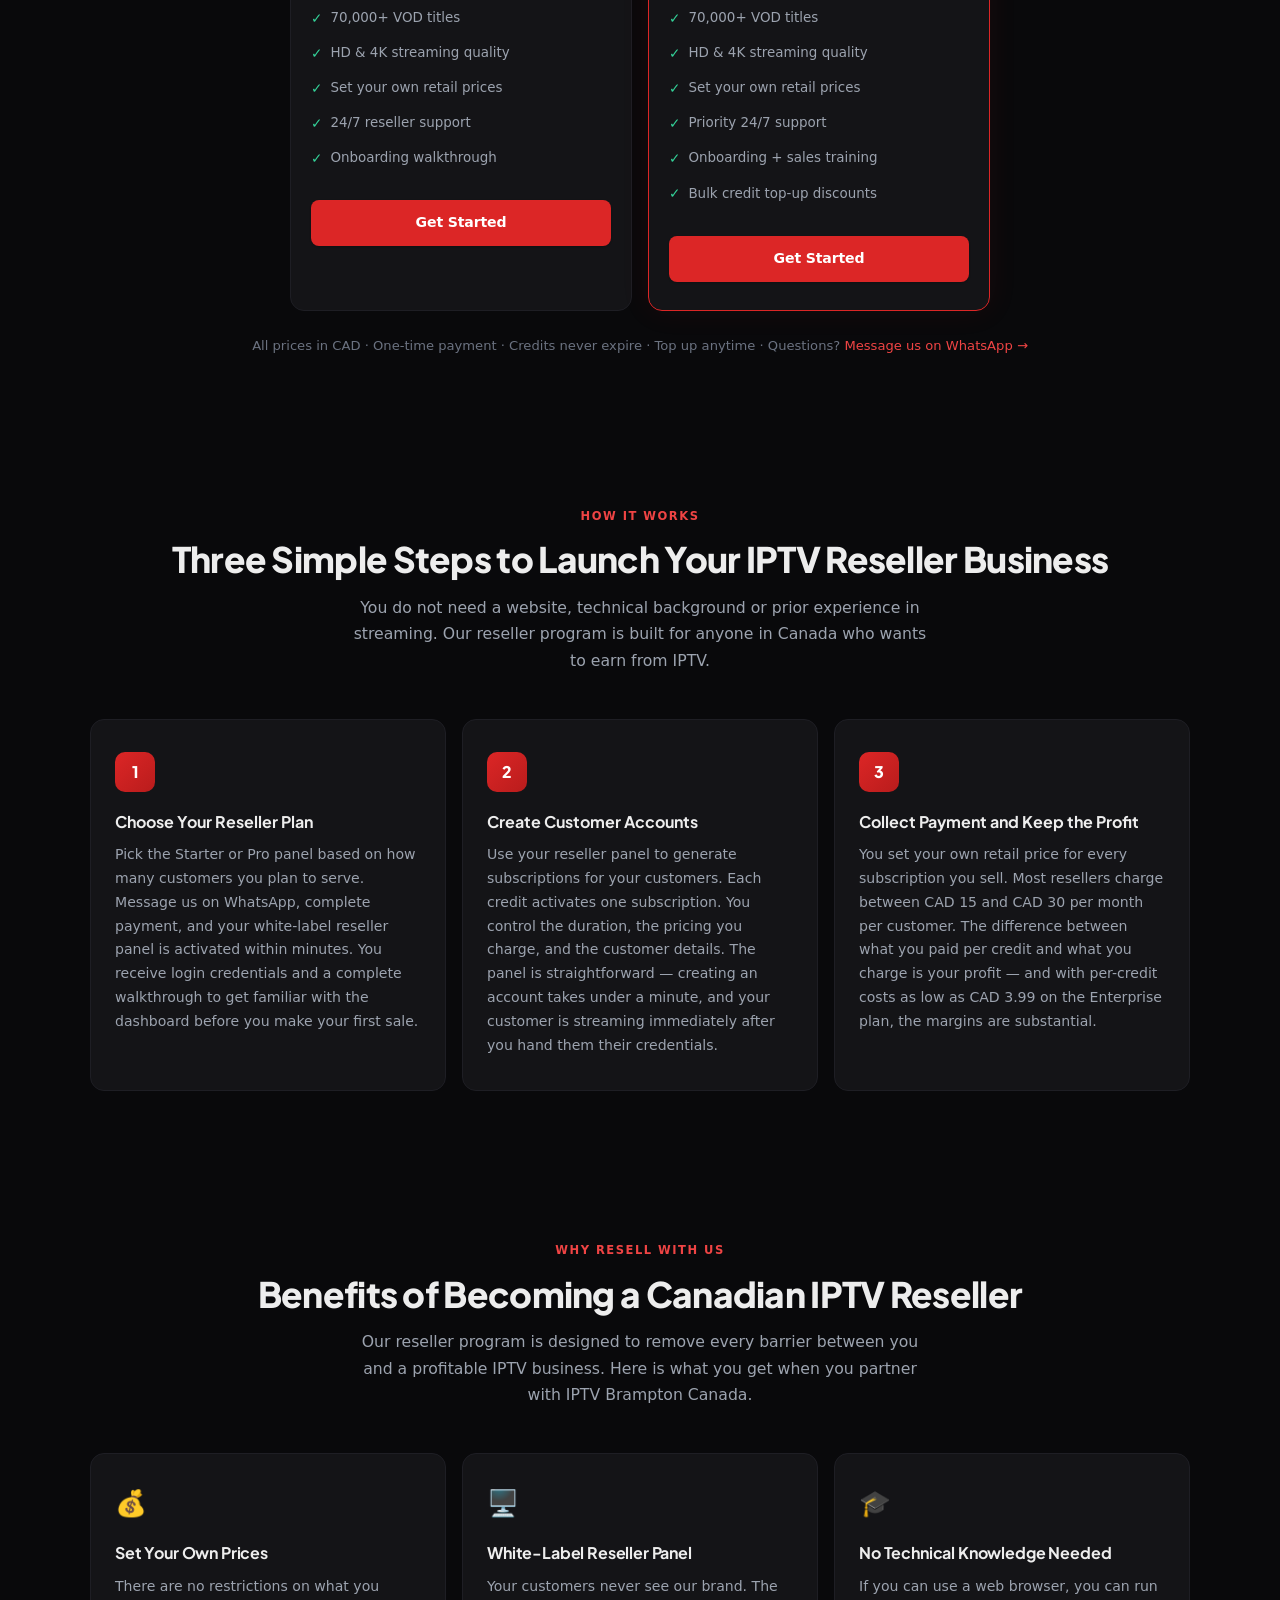
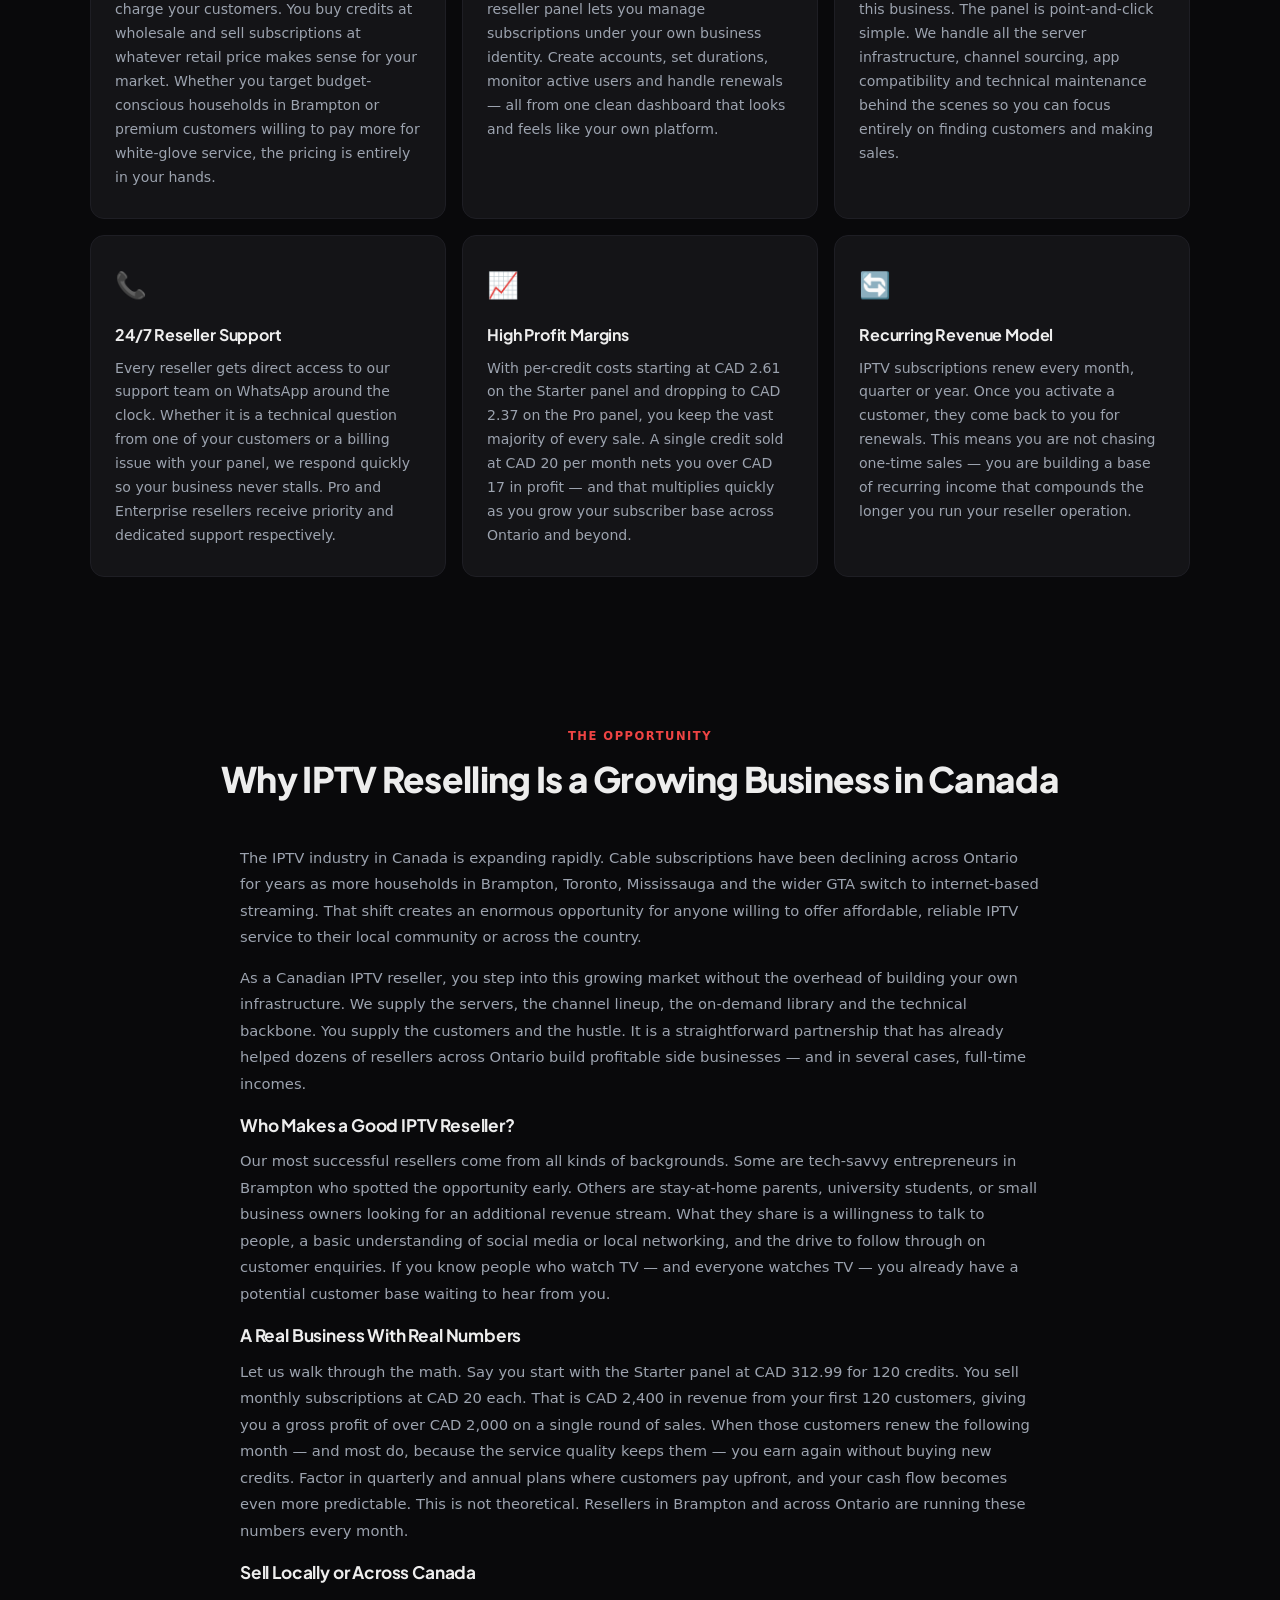
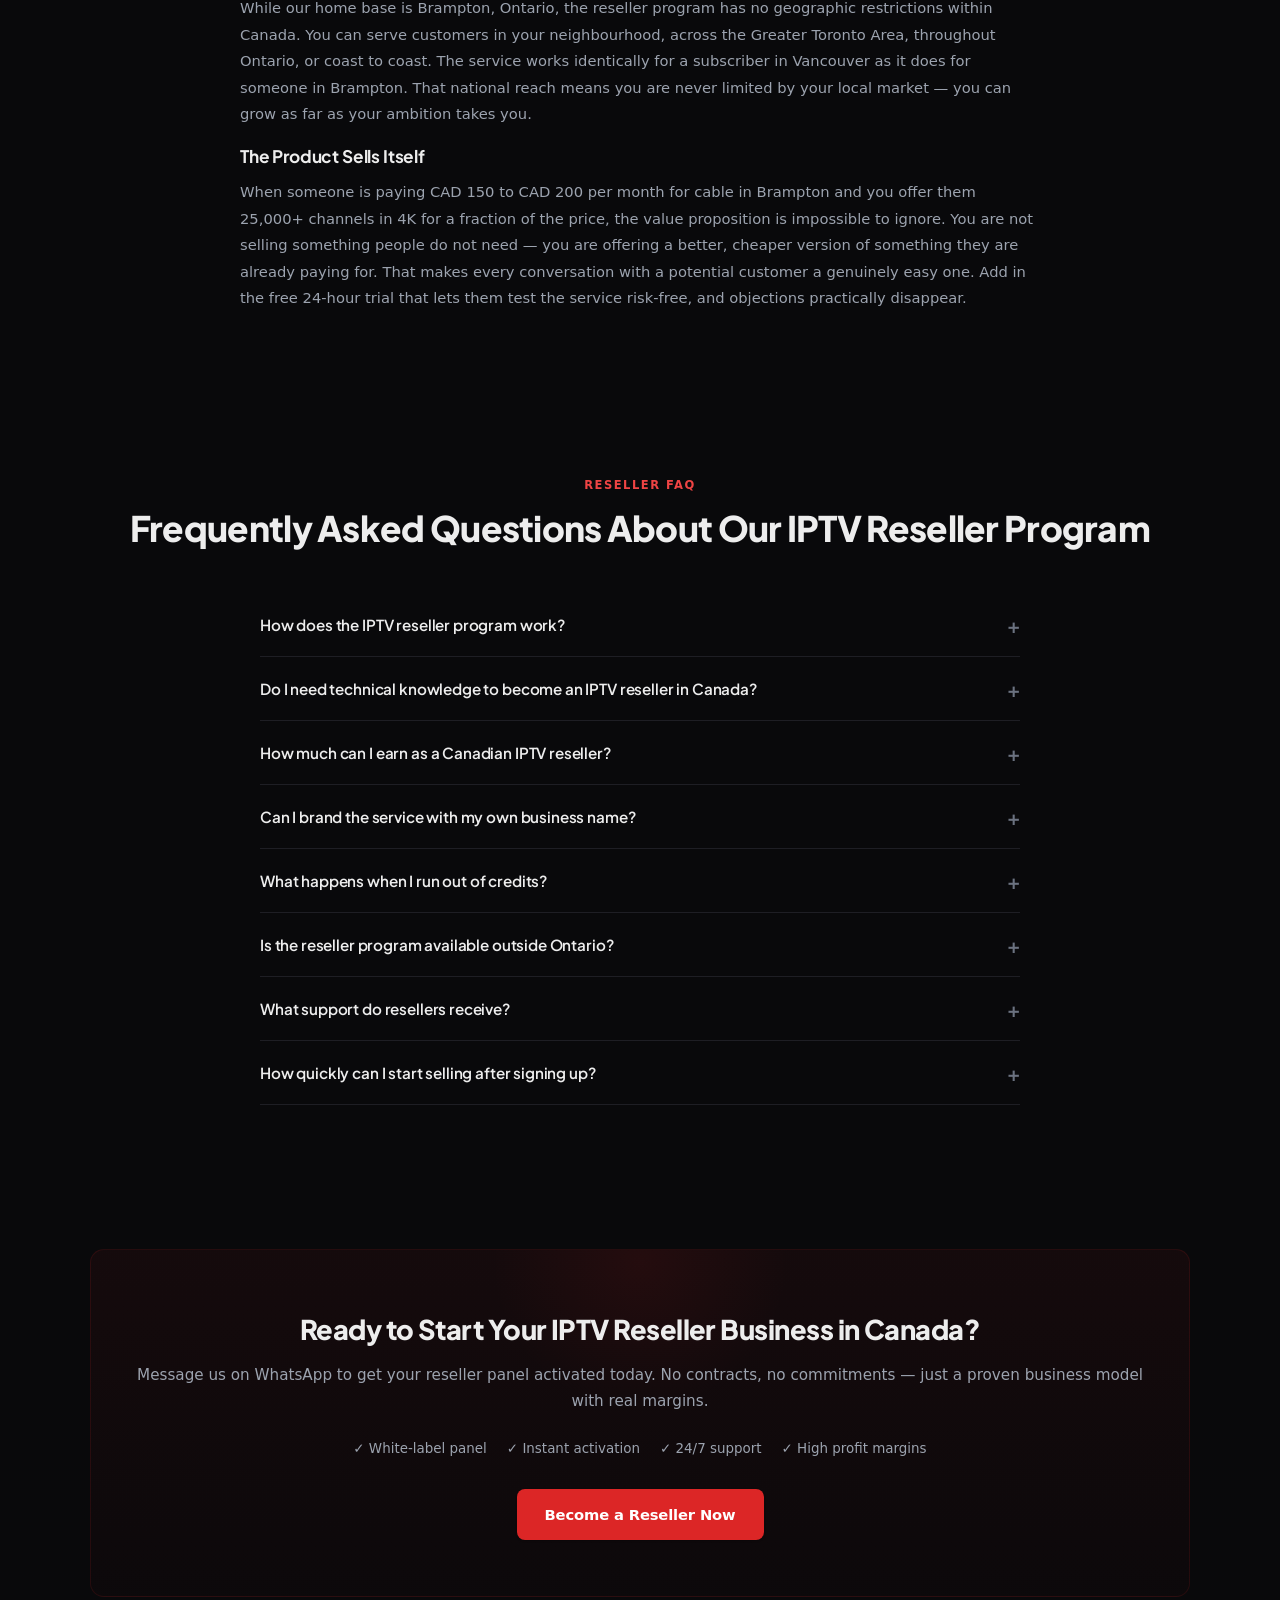
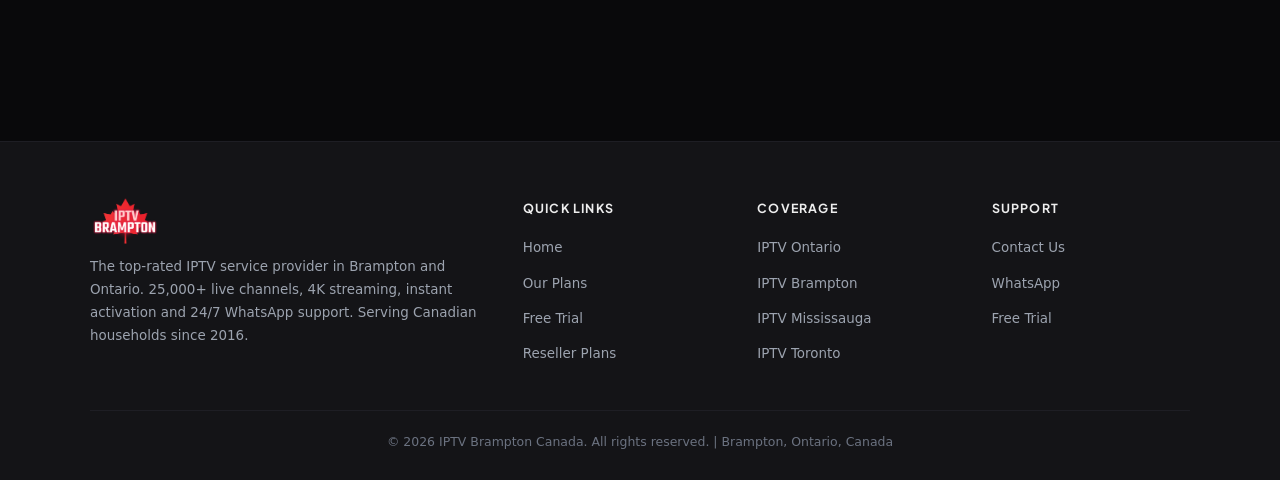
<file: reseller-plans/index.html>
<!DOCTYPE html>
<html lang="en">
<head>
<meta charset="UTF-8">
<meta name="viewport" content="width=device-width,initial-scale=1">
<title>IPTV Reseller Plans Canada | Start Your Own IPTV Business in Ontario</title>
<meta name="description" content="Become a Canadian IPTV reseller with IPTV Brampton Canada. Starter, Pro and Enterprise reseller plans with white-label panel, 24/7 support and high profit margins. Start your own IPTV business in Ontario today.">
<meta name="keywords" content="canadian iptv reseller, iptv reseller canada, iptv reseller brampton, iptv reseller program ontario, iptv reseller plans, iptv business canada">
<link rel="canonical" href="https://iptvbramptoncanada.com/reseller-plans/">
<link rel="icon" type="image/png" href="/images/favicon.png">
<meta property="og:title" content="IPTV Reseller Plans Canada | Start Your Own IPTV Business in Ontario">
<meta property="og:description" content="Launch your own IPTV business in Canada. White-label reseller panel, high margins, 24/7 support. Starter, Pro and Enterprise plans available.">
<meta property="og:url" content="https://iptvbramptoncanada.com/reseller-plans/">
<meta property="og:type" content="website">
<meta property="og:image" content="https://iptvbramptoncanada.com/images/logo.png">
<meta name="twitter:card" content="summary_large_image">
<meta name="robots" content="index, follow, max-snippet:-1, max-image-preview:large">
<link rel="stylesheet" href="/css/style.css">
<script type="application/ld+json">
{
  "@context":"https://schema.org",
  "@type":"Product",
  "name":"IPTV Reseller Plans Canada",
  "description":"White-label IPTV reseller program for Canadian entrepreneurs. Start your own IPTV business in Ontario with dedicated panel, support and high profit margins.",
  "brand":{"@type":"Brand","name":"IPTV Brampton Canada"},
  "url":"https://iptvbramptoncanada.com/reseller-plans/",
  "image":"https://iptvbramptoncanada.com/images/logo.png",
  "offers":[
    {
      "@type":"Offer",
      "name":"Starter Reseller Panel",
      "price":"312.99",
      "priceCurrency":"CAD",
      "description":"120 credits (1 credit = 1 month), white-label panel, 24/7 support",
      "availability":"https://schema.org/InStock"
    },
    {
      "@type":"Offer",
      "name":"Pro Reseller Panel",
      "price":"569.99",
      "priceCurrency":"CAD",
      "description":"240 credits (1 credit = 1 month), white-label panel, priority support",
      "availability":"https://schema.org/InStock"
    }
  ]
}
</script>
<script type="application/ld+json">
{
  "@context":"https://schema.org",
  "@type":"FAQPage",
  "mainEntity":[
    {"@type":"Question","name":"How does the IPTV reseller program work?","acceptedAnswer":{"@type":"Answer","text":"You purchase a reseller plan with a set number of credits. Each credit lets you activate one subscription for a customer. You manage everything through a white-label panel where you create accounts, set durations and monitor your customer base. You set your own retail prices and keep the difference as profit."}},
    {"@type":"Question","name":"Do I need technical knowledge to become an IPTV reseller in Canada?","acceptedAnswer":{"@type":"Answer","text":"No technical knowledge is required. The reseller panel is designed for simplicity. You can create customer accounts, manage subscriptions and handle renewals with a few clicks. We also provide onboarding training and 24/7 support to help you get started."}},
    {"@type":"Question","name":"How much can I earn as a Canadian IPTV reseller?","acceptedAnswer":{"@type":"Answer","text":"Your earnings depend on your retail pricing and sales volume. Most resellers charge between CAD 15 and CAD 30 per month per customer. With the Starter plan at CAD 299 for 50 credits, selling each at CAD 20 per month generates CAD 1,000 in revenue — a profit of over CAD 700 on your initial investment."}},
    {"@type":"Question","name":"Can I brand the service with my own business name?","acceptedAnswer":{"@type":"Answer","text":"Yes. Every reseller plan includes a white-label panel. Your customers see your brand, not ours. You can set your own business name, pricing and support contact details within the panel."}},
    {"@type":"Question","name":"What happens when I run out of credits?","acceptedAnswer":{"@type":"Answer","text":"You can purchase additional credits at any time through your reseller panel or by contacting us on WhatsApp. There is no obligation to upgrade to a higher tier — you can top up your current plan whenever you need more."}},
    {"@type":"Question","name":"Is the reseller program available outside Ontario?","acceptedAnswer":{"@type":"Answer","text":"Absolutely. While we are based in Brampton, Ontario, our reseller program is open to entrepreneurs across all Canadian provinces and territories. You can sell to customers anywhere in Canada or internationally."}},
    {"@type":"Question","name":"What support do resellers receive?","acceptedAnswer":{"@type":"Answer","text":"All resellers get 24/7 WhatsApp support for technical issues. Pro resellers receive priority response times and dedicated guidance on growing your reseller business."}},
    {"@type":"Question","name":"How quickly can I start selling after signing up?","acceptedAnswer":{"@type":"Answer","text":"Your reseller panel is activated within minutes of payment. Once you receive your login credentials via WhatsApp, you can start creating customer accounts and selling subscriptions immediately."}}
  ]
}
</script>
</head>
<body>

<header class="site-header">
  <div class="header-inner">
    <a href="/" class="logo"><img src="/images/logo.png" alt="IPTV Brampton Canada" width="160" height="38"> </a>
    <button class="hamburger" aria-label="Menu">&#9776;</button>
    <nav>
      <ul class="nav">
        <li><a href="/">Home</a></li>
        <li><a href="/our-plans/">Plans</a></li>
        <li><a href="/free-trial/">Free Trial</a></li>
        <li><a href="/reseller-plans/" class="active">Reseller</a></li>
        <li><a href="/iptv-ontario/">IPTV Ontario</a></li>
        <li><a href="/about/">About</a></li>
        <li><a href="/contact/">Contact</a></li>
        <li><a href="https://wa.me/14502317827?text=Hey%20Iptvbramptoncanada%2C%20i%20want%20a%20free%20trial%20before%20subscribing" class="nav-cta" target="_blank" rel="noopener">Free Trial</a></li>
      </ul>
    </nav>
  </div>
</header>

<main>

<section class="page-hero">
  <div class="container">
    <span class="hero-badge">IPTV RESELLER PROGRAM &mdash; OPEN ACROSS CANADA</span>
    <h1>IPTV Reseller Plans Canada &mdash; <span>Start Your Own IPTV Business in Ontario</span></h1>
    <p>Turn the growing demand for affordable streaming into a real income stream. Our Canadian IPTV reseller program gives you a white-label panel, premium channel lineup and dedicated support so you can build your own subscriber base in Brampton, Ontario or anywhere in Canada — no technical skills required.</p>
    <div class="hero-btns">
      <a href="https://wa.me/14502317827?text=Hey%20Iptvbramptoncanada%2C%20I%20am%20interested%20in%20the%20reseller%20program%2C%20please%20send%20me%20details" class="btn btn-primary" target="_blank" rel="noopener">Become a Reseller</a>
      <a href="#plans" class="btn btn-outline">View Reseller Plans</a>
    </div>
  </div>
</section>

<section>
  <div class="container">
    <div class="stats">
      <div class="stat"><div class="stat-num">80+</div><div class="stat-label">Active Resellers</div></div>
      <div class="stat"><div class="stat-num">25,000+</div><div class="stat-label">Channels to Sell</div></div>
      <div class="stat"><div class="stat-num">70%+</div><div class="stat-label">Profit Margins</div></div>
      <div class="stat"><div class="stat-num">24/7</div><div class="stat-label">Reseller Support</div></div>
    </div>
  </div>
</section>

<section id="plans">
  <div class="container">
    <div class="section-header center">
      <span class="section-badge">Reseller Plans</span>
      <h2 class="section-title">Choose the IPTV Reseller Plan That Fits Your Ambition</h2>
      <p class="section-sub">Both plans include a white-label reseller panel, full channel access for your customers, and the freedom to set your own retail prices. Each credit equals one month of subscription for one customer.</p>
    </div>
    <div class="pricing-grid" style="grid-template-columns:repeat(2,1fr);max-width:700px;margin:0 auto">
      <div class="price-card">
        <h3>Starter Panel</h3>
        <div class="billing">120 credits included</div>
        <div class="price-amount">CAD 312.99<span></span></div>
        <div class="price-period">one-time &middot; ~$2.61 per credit</div>
        <ul class="price-features">
          <li>120 subscription credits</li>
          <li>1 credit = 1 month subscription</li>
          <li>White-label reseller panel</li>
          <li>25,000+ channels for customers</li>
          <li>70,000+ VOD titles</li>
          <li>HD &amp; 4K streaming quality</li>
          <li>Set your own retail prices</li>
          <li>24/7 reseller support</li>
          <li>Onboarding walkthrough</li>
        </ul>
        <a href="https://wa.me/14502317827?text=Hey%20Iptvbramptoncanada%2C%20I%20am%20interested%20in%20the%20Starter%20reseller%20panel%20(120%20credits)%2C%20please%20send%20me%20details" class="btn btn-primary" target="_blank" rel="noopener">Get Started</a>
      </div>
      <div class="price-card popular">
        <span class="popular-badge">Best Value</span>
        <h3>Pro Panel</h3>
        <div class="billing">240 credits included</div>
        <div class="price-amount">CAD 569.99<span></span></div>
        <div class="price-period">one-time &middot; ~$2.37 per credit</div>
        <ul class="price-features">
          <li>240 subscription credits</li>
          <li>1 credit = 1 month subscription</li>
          <li>White-label reseller panel</li>
          <li>25,000+ channels for customers</li>
          <li>70,000+ VOD titles</li>
          <li>HD &amp; 4K streaming quality</li>
          <li>Set your own retail prices</li>
          <li>Priority 24/7 support</li>
          <li>Onboarding + sales training</li>
          <li>Bulk credit top-up discounts</li>
        </ul>
        <a href="https://wa.me/14502317827?text=Hey%20Iptvbramptoncanada%2C%20I%20am%20interested%20in%20the%20Pro%20reseller%20panel%20(240%20credits)%2C%20please%20send%20me%20details" class="btn btn-primary" target="_blank" rel="noopener">Get Started</a>
      </div>
    </div>
    <p class="pricing-note">All prices in CAD &middot; One-time payment &middot; Credits never expire &middot; Top up anytime &middot; Questions? <a href="https://wa.me/14502317827?text=Hey%20Iptvbramptoncanada%2C%20I%20am%20interested%20in%20the%20reseller%20program%2C%20please%20send%20me%20details" target="_blank" rel="noopener">Message us on WhatsApp &rarr;</a></p>
  </div>
</section>

<section id="how-it-works">
  <div class="container">
    <div class="section-header center">
      <span class="section-badge">How It Works</span>
      <h2 class="section-title">Three Simple Steps to Launch Your IPTV Reseller Business</h2>
      <p class="section-sub">You do not need a website, technical background or prior experience in streaming. Our reseller program is built for anyone in Canada who wants to earn from IPTV.</p>
    </div>
    <div class="steps">
      <div class="step">
        <div class="step-num">1</div>
        <h3>Choose Your Reseller Plan</h3>
        <p>Pick the Starter or Pro panel based on how many customers you plan to serve. Message us on WhatsApp, complete payment, and your white-label reseller panel is activated within minutes. You receive login credentials and a complete walkthrough to get familiar with the dashboard before you make your first sale.</p>
      </div>
      <div class="step">
        <div class="step-num">2</div>
        <h3>Create Customer Accounts</h3>
        <p>Use your reseller panel to generate subscriptions for your customers. Each credit activates one subscription. You control the duration, the pricing you charge, and the customer details. The panel is straightforward — creating an account takes under a minute, and your customer is streaming immediately after you hand them their credentials.</p>
      </div>
      <div class="step">
        <div class="step-num">3</div>
        <h3>Collect Payment and Keep the Profit</h3>
        <p>You set your own retail price for every subscription you sell. Most resellers charge between CAD 15 and CAD 30 per month per customer. The difference between what you paid per credit and what you charge is your profit — and with per-credit costs as low as CAD 3.99 on the Enterprise plan, the margins are substantial.</p>
      </div>
    </div>
  </div>
</section>

<section id="benefits">
  <div class="container">
    <div class="section-header center">
      <span class="section-badge">Why Resell With Us</span>
      <h2 class="section-title">Benefits of Becoming a Canadian IPTV Reseller</h2>
      <p class="section-sub">Our reseller program is designed to remove every barrier between you and a profitable IPTV business. Here is what you get when you partner with IPTV Brampton Canada.</p>
    </div>
    <div class="features-grid">
      <div class="feature-card">
        <div class="feature-icon">💰</div>
        <h3>Set Your Own Prices</h3>
        <p>There are no restrictions on what you charge your customers. You buy credits at wholesale and sell subscriptions at whatever retail price makes sense for your market. Whether you target budget-conscious households in Brampton or premium customers willing to pay more for white-glove service, the pricing is entirely in your hands.</p>
      </div>
      <div class="feature-card">
        <div class="feature-icon">🖥️</div>
        <h3>White-Label Reseller Panel</h3>
        <p>Your customers never see our brand. The reseller panel lets you manage subscriptions under your own business identity. Create accounts, set durations, monitor active users and handle renewals — all from one clean dashboard that looks and feels like your own platform.</p>
      </div>
      <div class="feature-card">
        <div class="feature-icon">🎓</div>
        <h3>No Technical Knowledge Needed</h3>
        <p>If you can use a web browser, you can run this business. The panel is point-and-click simple. We handle all the server infrastructure, channel sourcing, app compatibility and technical maintenance behind the scenes so you can focus entirely on finding customers and making sales.</p>
      </div>
      <div class="feature-card">
        <div class="feature-icon">📞</div>
        <h3>24/7 Reseller Support</h3>
        <p>Every reseller gets direct access to our support team on WhatsApp around the clock. Whether it is a technical question from one of your customers or a billing issue with your panel, we respond quickly so your business never stalls. Pro and Enterprise resellers receive priority and dedicated support respectively.</p>
      </div>
      <div class="feature-card">
        <div class="feature-icon">📈</div>
        <h3>High Profit Margins</h3>
        <p>With per-credit costs starting at CAD 2.61 on the Starter panel and dropping to CAD 2.37 on the Pro panel, you keep the vast majority of every sale. A single credit sold at CAD 20 per month nets you over CAD 17 in profit — and that multiplies quickly as you grow your subscriber base across Ontario and beyond.</p>
      </div>
      <div class="feature-card">
        <div class="feature-icon">🔄</div>
        <h3>Recurring Revenue Model</h3>
        <p>IPTV subscriptions renew every month, quarter or year. Once you activate a customer, they come back to you for renewals. This means you are not chasing one-time sales — you are building a base of recurring income that compounds the longer you run your reseller operation.</p>
      </div>
    </div>
  </div>
</section>

<section>
  <div class="container">
    <div class="section-header center">
      <span class="section-badge">The Opportunity</span>
      <h2 class="section-title">Why IPTV Reselling Is a Growing Business in Canada</h2>
    </div>
    <div class="content-block" style="max-width:800px;margin:0 auto">
      <p>The IPTV industry in Canada is expanding rapidly. Cable subscriptions have been declining across Ontario for years as more households in Brampton, Toronto, Mississauga and the wider GTA switch to internet-based streaming. That shift creates an enormous opportunity for anyone willing to offer affordable, reliable IPTV service to their local community or across the country.</p>
      <p>As a Canadian IPTV reseller, you step into this growing market without the overhead of building your own infrastructure. We supply the servers, the channel lineup, the on-demand library and the technical backbone. You supply the customers and the hustle. It is a straightforward partnership that has already helped dozens of resellers across Ontario build profitable side businesses — and in several cases, full-time incomes.</p>

      <h3>Who Makes a Good IPTV Reseller?</h3>
      <p>Our most successful resellers come from all kinds of backgrounds. Some are tech-savvy entrepreneurs in Brampton who spotted the opportunity early. Others are stay-at-home parents, university students, or small business owners looking for an additional revenue stream. What they share is a willingness to talk to people, a basic understanding of social media or local networking, and the drive to follow through on customer enquiries. If you know people who watch TV — and everyone watches TV — you already have a potential customer base waiting to hear from you.</p>

      <h3>A Real Business With Real Numbers</h3>
      <p>Let us walk through the math. Say you start with the Starter panel at CAD 312.99 for 120 credits. You sell monthly subscriptions at CAD 20 each. That is CAD 2,400 in revenue from your first 120 customers, giving you a gross profit of over CAD 2,000 on a single round of sales. When those customers renew the following month — and most do, because the service quality keeps them — you earn again without buying new credits. Factor in quarterly and annual plans where customers pay upfront, and your cash flow becomes even more predictable. This is not theoretical. Resellers in Brampton and across Ontario are running these numbers every month.</p>

      <h3>Sell Locally or Across Canada</h3>
      <p>While our home base is Brampton, Ontario, the reseller program has no geographic restrictions within Canada. You can serve customers in your neighbourhood, across the Greater Toronto Area, throughout Ontario, or coast to coast. The service works identically for a subscriber in Vancouver as it does for someone in Brampton. That national reach means you are never limited by your local market — you can grow as far as your ambition takes you.</p>

      <h3>The Product Sells Itself</h3>
      <p>When someone is paying CAD 150 to CAD 200 per month for cable in Brampton and you offer them 25,000+ channels in 4K for a fraction of the price, the value proposition is impossible to ignore. You are not selling something people do not need — you are offering a better, cheaper version of something they are already paying for. That makes every conversation with a potential customer a genuinely easy one. Add in the free 24-hour trial that lets them test the service risk-free, and objections practically disappear.</p>
    </div>
  </div>
</section>

<section id="faq">
  <div class="container">
    <div class="section-header center">
      <span class="section-badge">Reseller FAQ</span>
      <h2 class="section-title">Frequently Asked Questions About Our IPTV Reseller Program</h2>
    </div>
    <div class="faq-list">
      <div class="faq-item">
        <button class="faq-q">How does the IPTV reseller program work?</button>
        <div class="faq-a"><div class="faq-a-inner">You purchase a reseller plan with a set number of credits. Each credit lets you activate one subscription for a customer. You manage everything through a white-label panel where you create accounts, set durations and monitor your customer base. You set your own retail prices and keep the difference as profit. The panel is simple to use and your account is activated within minutes of payment.</div></div>
      </div>
      <div class="faq-item">
        <button class="faq-q">Do I need technical knowledge to become an IPTV reseller in Canada?</button>
        <div class="faq-a"><div class="faq-a-inner">No technical knowledge is required. The reseller panel is designed for simplicity — if you can browse the web, you can run this business. Creating a customer account takes under a minute. We also provide a full onboarding walkthrough when you sign up, and our support team is available 24/7 on WhatsApp if you ever get stuck.</div></div>
      </div>
      <div class="faq-item">
        <button class="faq-q">How much can I earn as a Canadian IPTV reseller?</button>
        <div class="faq-a"><div class="faq-a-inner">Your earnings depend on your retail pricing and sales volume. Most resellers charge between CAD 15 and CAD 30 per month per customer. With the Starter panel at CAD 312.99 for 120 credits, selling each at CAD 20 per month generates CAD 2,400 in revenue — a profit of over CAD 2,000 on your initial investment. Pro resellers with 240 credits see even higher returns thanks to lower per-credit costs.</div></div>
      </div>
      <div class="faq-item">
        <button class="faq-q">Can I brand the service with my own business name?</button>
        <div class="faq-a"><div class="faq-a-inner">Yes. Every reseller plan includes a white-label panel. Your customers see your brand, not ours. You can set your own business name, pricing and support contact details within the panel. This means you are building your own brand and customer relationships from day one.</div></div>
      </div>
      <div class="faq-item">
        <button class="faq-q">What happens when I run out of credits?</button>
        <div class="faq-a"><div class="faq-a-inner">You can purchase additional credits at any time through your reseller panel or by contacting us on WhatsApp. There is no obligation to upgrade to a higher tier — you can top up your current plan whenever you need more. Credits never expire, so there is no pressure to use them within a certain window.</div></div>
      </div>
      <div class="faq-item">
        <button class="faq-q">Is the reseller program available outside Ontario?</button>
        <div class="faq-a"><div class="faq-a-inner">Absolutely. While we are based in Brampton, Ontario, our reseller program is open to entrepreneurs across all Canadian provinces and territories. You can sell to customers anywhere in Canada or even internationally. The service works identically regardless of where your customers are located.</div></div>
      </div>
      <div class="faq-item">
        <button class="faq-q">What support do resellers receive?</button>
        <div class="faq-a"><div class="faq-a-inner">All resellers get 24/7 WhatsApp support for technical issues and questions. Pro resellers receive priority response times and dedicated guidance on growing your reseller business. We treat your success as our success.</div></div>
      </div>
      <div class="faq-item">
        <button class="faq-q">How quickly can I start selling after signing up?</button>
        <div class="faq-a"><div class="faq-a-inner">Your reseller panel is activated within minutes of payment. Once you receive your login credentials via WhatsApp, you can start creating customer accounts and selling subscriptions immediately. There is no waiting period, no approval queue, and no technical setup required on your end.</div></div>
      </div>
    </div>
  </div>
</section>

<section>
  <div class="container">
    <div class="cta-section">
      <h2>Ready to Start Your IPTV Reseller Business in Canada?</h2>
      <p>Message us on WhatsApp to get your reseller panel activated today. No contracts, no commitments — just a proven business model with real margins.</p>
      <div class="cta-features">
        <span>&#10003; White-label panel</span>
        <span>&#10003; Instant activation</span>
        <span>&#10003; 24/7 support</span>
        <span>&#10003; High profit margins</span>
      </div>
      <a href="https://wa.me/14502317827?text=Hey%20Iptvbramptoncanada%2C%20I%20am%20interested%20in%20the%20reseller%20program%2C%20please%20send%20me%20details" class="btn btn-primary" target="_blank" rel="noopener">Become a Reseller Now</a>
    </div>
  </div>
</section>

</main>

<footer class="site-footer">
  <div class="container">
    <div class="footer-grid">
      <div class="footer-brand">
        <a href="/" class="logo"><img src="/images/logo.png" alt="IPTV Brampton Canada" width="160" height="38"></a>
        <p>The top-rated IPTV service provider in Brampton and Ontario. 25,000+ live channels, 4K streaming, instant activation and 24/7 WhatsApp support. Serving Canadian households since 2016.</p>
      </div>
      <div class="footer-col">
        <h4>Quick Links</h4>
        <ul>
          <li><a href="/">Home</a></li>
          <li><a href="/our-plans/">Our Plans</a></li>
          <li><a href="/free-trial/">Free Trial</a></li>
          <li><a href="/reseller-plans/">Reseller Plans</a></li>
        </ul>
      </div>
      <div class="footer-col">
        <h4>Coverage</h4>
        <ul>
          <li><a href="/iptv-ontario/">IPTV Ontario</a></li>
          <li><a href="/#coverage">IPTV Brampton</a></li>
          <li><a href="/#coverage">IPTV Mississauga</a></li>
          <li><a href="/#coverage">IPTV Toronto</a></li>
        </ul>
      </div>
      <div class="footer-col">
        <h4>Support</h4>
        <ul>
          <li><a href="/contact/">Contact Us</a></li>
          <li><a href="https://wa.me/14502317827" target="_blank" rel="noopener">WhatsApp</a></li>
          <li><a href="/free-trial/">Free Trial</a></li>
        </ul>
      </div>
    </div>
    <div class="footer-bottom">
      &copy; 2026 IPTV Brampton Canada. All rights reserved. | Brampton, Ontario, Canada
    </div>
  </div>
</footer>

<script src="/js/main.js"></script>
</body>
</html>
</file>
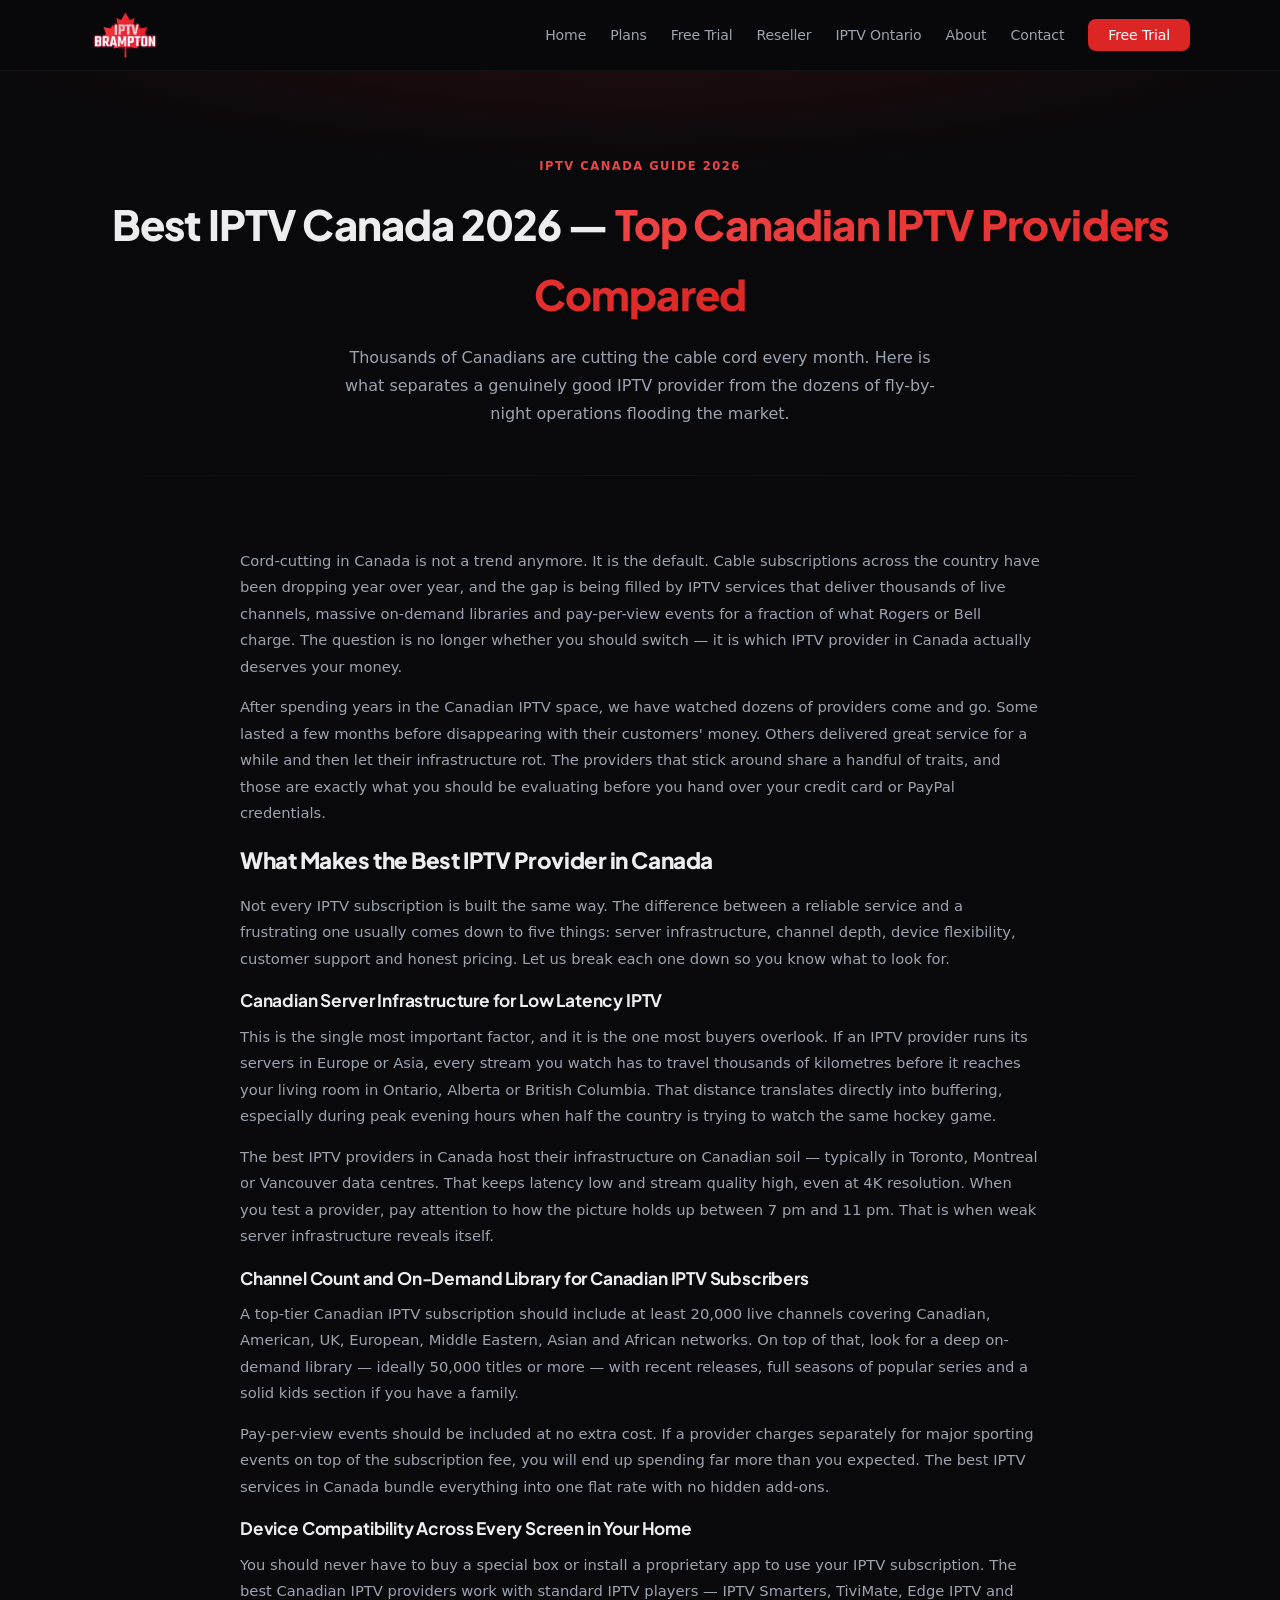
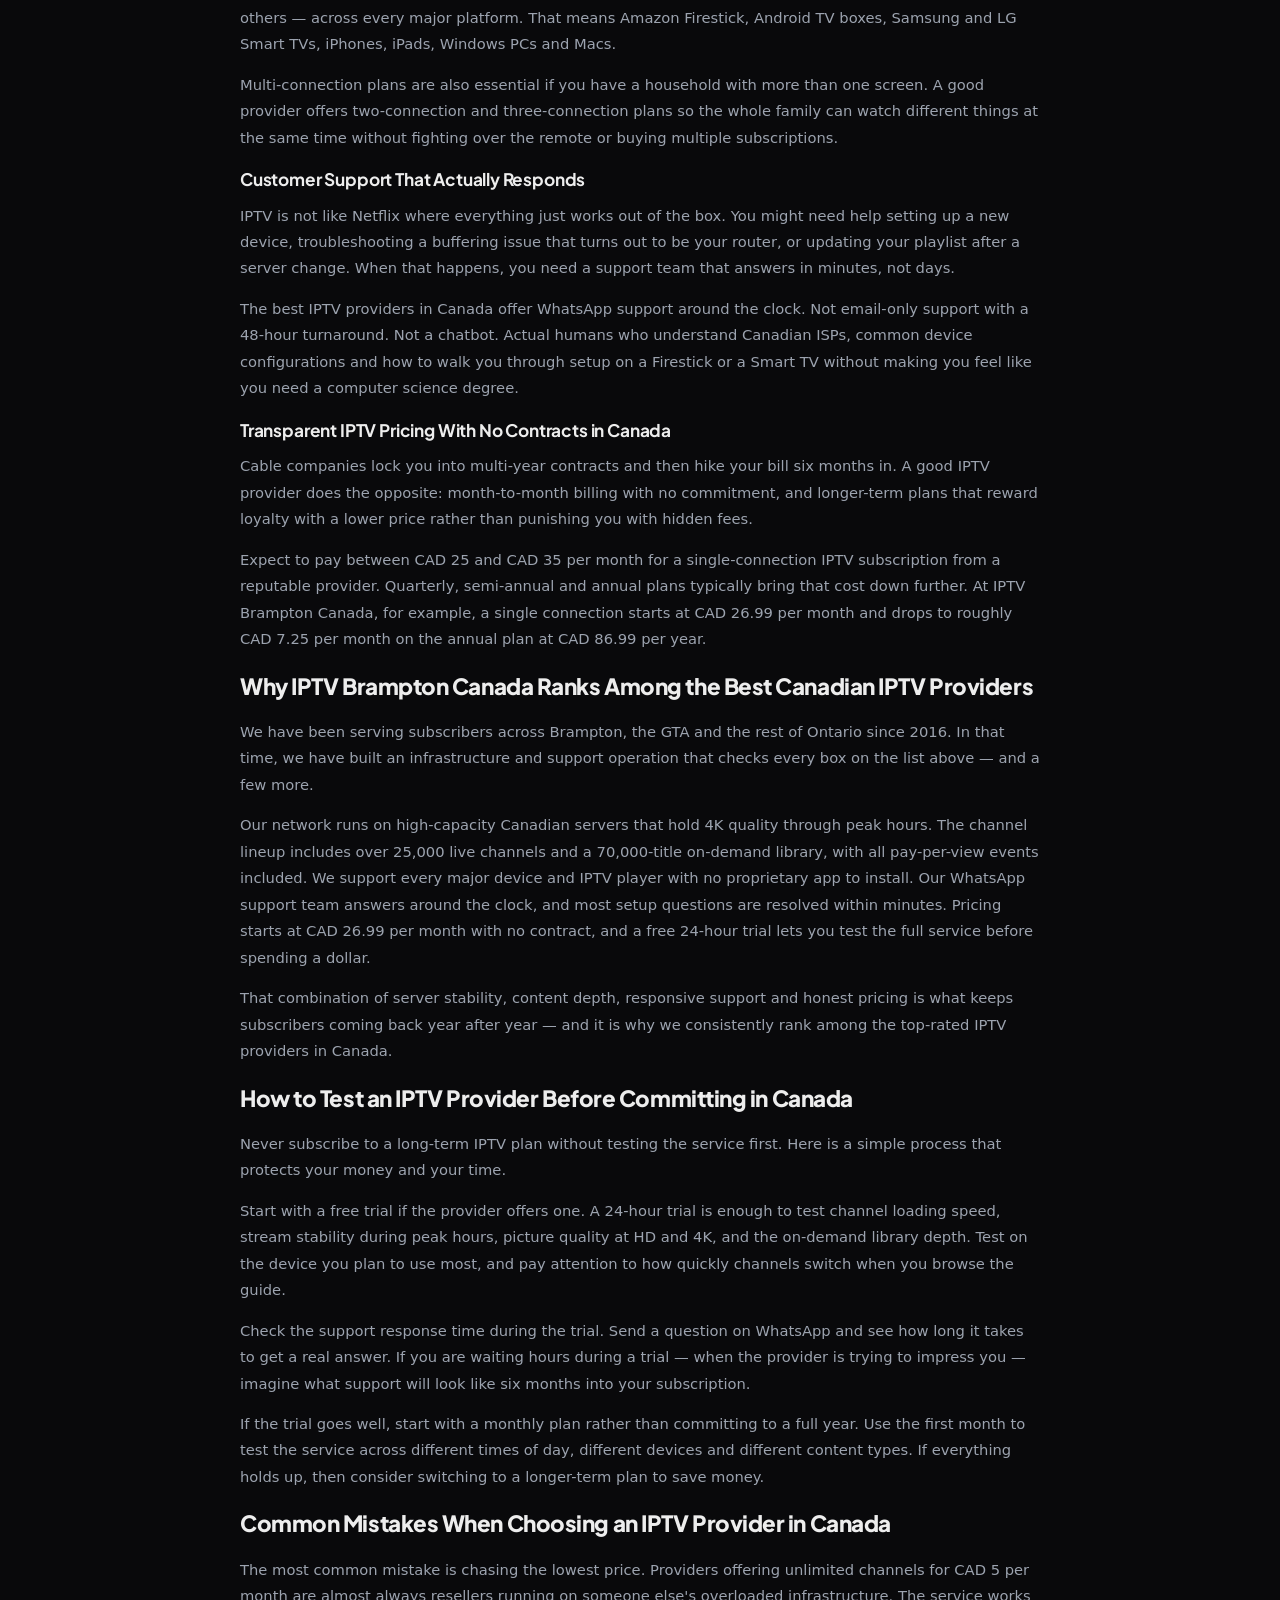
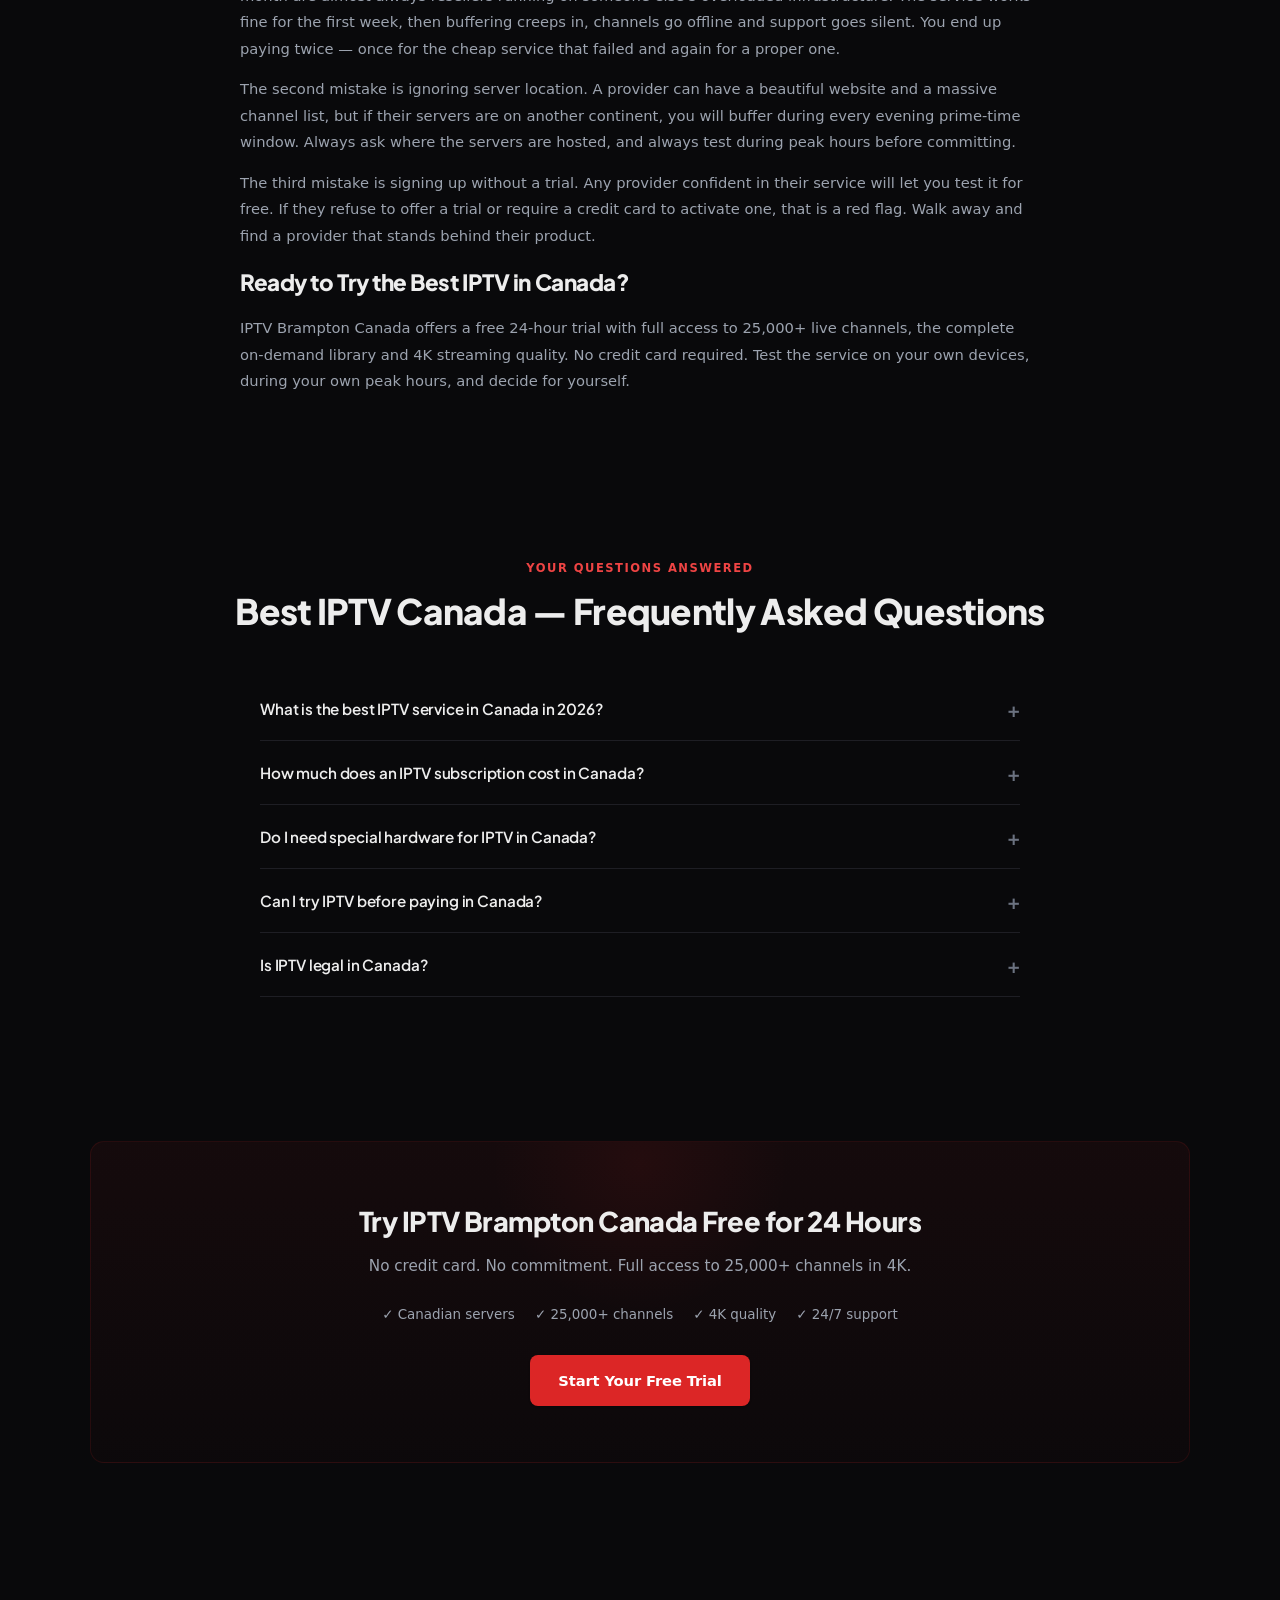
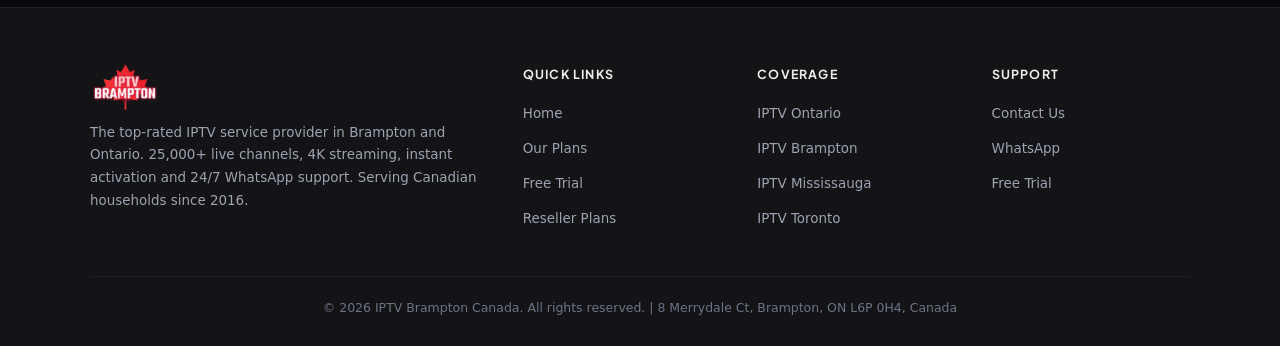
<file: blog/best-iptv-canada/index.html>
<!DOCTYPE html>
<html lang="en">
<head>
<meta charset="UTF-8">
<meta name="viewport" content="width=device-width,initial-scale=1">
<title>Best IPTV Canada 2026 | Top Canadian IPTV Providers Compared</title>
<meta name="description" content="Looking for the best IPTV in Canada? We compare the top Canadian IPTV providers in 2026 by channel count, server quality, pricing, device support and customer service. Find the right IPTV subscription for your household.">
<meta name="keywords" content="best iptv canada, iptv canada providers, best iptv provider canada, iptv canada subscription, top iptv canada, iptv canada 2026">
<link rel="canonical" href="https://iptvbramptoncanada.com/blog/best-iptv-canada/">
<link rel="icon" type="image/png" href="/images/favicon.png">
<meta property="og:title" content="Best IPTV Canada 2026 | Top Canadian IPTV Providers Compared">
<meta property="og:description" content="Compare the best IPTV providers in Canada for 2026. Server quality, pricing, channels and support — everything you need to pick the right service.">
<meta property="og:url" content="https://iptvbramptoncanada.com/blog/best-iptv-canada/">
<meta property="og:type" content="article">
<meta property="og:image" content="https://iptvbramptoncanada.com/images/logo.png">
<meta name="twitter:card" content="summary_large_image">
<meta name="robots" content="index, follow, max-snippet:-1, max-image-preview:large">
<link rel="stylesheet" href="/css/style.css">
<script type="application/ld+json">
{
  "@context":"https://schema.org",
  "@type":"Article",
  "headline":"Best IPTV Canada 2026 — Top Canadian IPTV Providers Compared",
  "description":"A detailed comparison of the best IPTV providers in Canada for 2026, covering server quality, channel count, pricing, device compatibility and customer support.",
  "author":{"@type":"Organization","name":"IPTV Brampton Canada","url":"https://iptvbramptoncanada.com"},
  "publisher":{"@type":"Organization","name":"IPTV Brampton Canada","logo":{"@type":"ImageObject","url":"https://iptvbramptoncanada.com/images/logo.png"}},
  "datePublished":"2026-09-15",
  "dateModified":"2026-09-15",
  "mainEntityOfPage":"https://iptvbramptoncanada.com/blog/best-iptv-canada/"
}
</script>
<script type="application/ld+json">
{
  "@context":"https://schema.org",
  "@type":"FAQPage",
  "mainEntity":[
    {"@type":"Question","name":"What is the best IPTV service in Canada in 2026?","acceptedAnswer":{"@type":"Answer","text":"The best IPTV service in Canada depends on your priorities. Look for a provider with Canadian-hosted servers for low latency, 25,000 or more live channels, 4K streaming quality, responsive support and transparent pricing with no contracts. IPTV Brampton Canada meets all of these criteria and offers a free 24-hour trial so you can test the service before subscribing."}},
    {"@type":"Question","name":"How much does IPTV cost in Canada?","acceptedAnswer":{"@type":"Answer","text":"IPTV subscriptions in Canada typically range from CAD 20 to CAD 40 per month for a single connection. Longer-term plans bring the monthly cost down significantly. At IPTV Brampton Canada, plans start at CAD 26.99 per month, with a 12-month option at CAD 86.99 per year."}},
    {"@type":"Question","name":"Do I need special hardware for IPTV in Canada?","acceptedAnswer":{"@type":"Answer","text":"No. Most IPTV providers work with devices you already own — Amazon Firestick, Android boxes, Smart TVs, iPhones, iPads, Windows PCs and Macs. You just install an IPTV player app and enter your login credentials."}},
    {"@type":"Question","name":"Can I try IPTV before paying in Canada?","acceptedAnswer":{"@type":"Answer","text":"Reputable providers offer a free trial. IPTV Brampton Canada provides a 24-hour trial with full access to every channel and feature, no credit card required. It is the best way to test streaming quality on your own internet connection and devices."}},
    {"@type":"Question","name":"Is IPTV legal in Canada?","acceptedAnswer":{"@type":"Answer","text":"IPTV as a technology is completely legal in Canada. Internet Protocol Television is simply a method of delivering video content over the internet, similar to how major Canadian broadcasters stream their own content online. The CRTC does not restrict IPTV as a delivery method."}}
  ]
}
</script>
</head>
<body>

<header class="site-header">
  <div class="header-inner">
    <a href="/" class="logo"><img src="/images/logo.png" alt="IPTV Brampton Canada" width="160" height="38"> </a>
    <button class="hamburger" aria-label="Menu">&#9776;</button>
    <nav>
      <ul class="nav">
        <li><a href="/">Home</a></li>
        <li><a href="/our-plans/">Plans</a></li>
        <li><a href="/free-trial/">Free Trial</a></li>
        <li><a href="/reseller-plans/">Reseller</a></li>
        <li><a href="/iptv-ontario/">IPTV Ontario</a></li>
        <li><a href="/about/">About</a></li>
        <li><a href="/contact/">Contact</a></li>
        <li><a href="https://wa.me/14502317827?text=Hey%20Iptvbramptoncanada%2C%20i%20want%20a%20free%20trial%20before%20subscribing" class="nav-cta" target="_blank" rel="noopener">Free Trial</a></li>
      </ul>
    </nav>
  </div>
</header>

<main>

<section class="page-hero">
  <div class="container">
    <span class="section-badge">IPTV Canada Guide 2026</span>
    <h1>Best IPTV Canada 2026 &mdash; <span>Top Canadian IPTV Providers Compared</span></h1>
    <p>Thousands of Canadians are cutting the cable cord every month. Here is what separates a genuinely good IPTV provider from the dozens of fly-by-night operations flooding the market.</p>
  </div>
</section>

<section>
  <div class="container">
    <div class="content-block" style="max-width:800px;margin:0 auto">

      <p>Cord-cutting in Canada is not a trend anymore. It is the default. Cable subscriptions across the country have been dropping year over year, and the gap is being filled by IPTV services that deliver thousands of live channels, massive on-demand libraries and pay-per-view events for a fraction of what Rogers or Bell charge. The question is no longer whether you should switch — it is which IPTV provider in Canada actually deserves your money.</p>

      <p>After spending years in the Canadian IPTV space, we have watched dozens of providers come and go. Some lasted a few months before disappearing with their customers' money. Others delivered great service for a while and then let their infrastructure rot. The providers that stick around share a handful of traits, and those are exactly what you should be evaluating before you hand over your credit card or PayPal credentials.</p>

      <h2>What Makes the Best IPTV Provider in Canada</h2>

      <p>Not every IPTV subscription is built the same way. The difference between a reliable service and a frustrating one usually comes down to five things: server infrastructure, channel depth, device flexibility, customer support and honest pricing. Let us break each one down so you know what to look for.</p>

      <h3>Canadian Server Infrastructure for Low Latency IPTV</h3>

      <p>This is the single most important factor, and it is the one most buyers overlook. If an IPTV provider runs its servers in Europe or Asia, every stream you watch has to travel thousands of kilometres before it reaches your living room in Ontario, Alberta or British Columbia. That distance translates directly into buffering, especially during peak evening hours when half the country is trying to watch the same hockey game.</p>

      <p>The best IPTV providers in Canada host their infrastructure on Canadian soil — typically in Toronto, Montreal or Vancouver data centres. That keeps latency low and stream quality high, even at 4K resolution. When you test a provider, pay attention to how the picture holds up between 7 pm and 11 pm. That is when weak server infrastructure reveals itself.</p>

      <h3>Channel Count and On-Demand Library for Canadian IPTV Subscribers</h3>

      <p>A top-tier Canadian IPTV subscription should include at least 20,000 live channels covering Canadian, American, UK, European, Middle Eastern, Asian and African networks. On top of that, look for a deep on-demand library — ideally 50,000 titles or more — with recent releases, full seasons of popular series and a solid kids section if you have a family.</p>

      <p>Pay-per-view events should be included at no extra cost. If a provider charges separately for major sporting events on top of the subscription fee, you will end up spending far more than you expected. The best IPTV services in Canada bundle everything into one flat rate with no hidden add-ons.</p>

      <h3>Device Compatibility Across Every Screen in Your Home</h3>

      <p>You should never have to buy a special box or install a proprietary app to use your IPTV subscription. The best Canadian IPTV providers work with standard IPTV players — IPTV Smarters, TiviMate, Edge IPTV and others — across every major platform. That means Amazon Firestick, Android TV boxes, Samsung and LG Smart TVs, iPhones, iPads, Windows PCs and Macs.</p>

      <p>Multi-connection plans are also essential if you have a household with more than one screen. A good provider offers two-connection and three-connection plans so the whole family can watch different things at the same time without fighting over the remote or buying multiple subscriptions.</p>

      <h3>Customer Support That Actually Responds</h3>

      <p>IPTV is not like Netflix where everything just works out of the box. You might need help setting up a new device, troubleshooting a buffering issue that turns out to be your router, or updating your playlist after a server change. When that happens, you need a support team that answers in minutes, not days.</p>

      <p>The best IPTV providers in Canada offer WhatsApp support around the clock. Not email-only support with a 48-hour turnaround. Not a chatbot. Actual humans who understand Canadian ISPs, common device configurations and how to walk you through setup on a Firestick or a Smart TV without making you feel like you need a computer science degree.</p>

      <h3>Transparent IPTV Pricing With No Contracts in Canada</h3>

      <p>Cable companies lock you into multi-year contracts and then hike your bill six months in. A good IPTV provider does the opposite: month-to-month billing with no commitment, and longer-term plans that reward loyalty with a lower price rather than punishing you with hidden fees.</p>

      <p>Expect to pay between CAD 25 and CAD 35 per month for a single-connection IPTV subscription from a reputable provider. Quarterly, semi-annual and annual plans typically bring that cost down further. At IPTV Brampton Canada, for example, a single connection starts at CAD 26.99 per month and drops to roughly CAD 7.25 per month on the annual plan at CAD 86.99 per year.</p>

      <h2>Why IPTV Brampton Canada Ranks Among the Best Canadian IPTV Providers</h2>

      <p>We have been serving subscribers across Brampton, the GTA and the rest of Ontario since 2016. In that time, we have built an infrastructure and support operation that checks every box on the list above — and a few more.</p>

      <p>Our network runs on high-capacity Canadian servers that hold 4K quality through peak hours. The channel lineup includes over 25,000 live channels and a 70,000-title on-demand library, with all pay-per-view events included. We support every major device and IPTV player with no proprietary app to install. Our WhatsApp support team answers around the clock, and most setup questions are resolved within minutes. Pricing starts at CAD 26.99 per month with no contract, and a free 24-hour trial lets you test the full service before spending a dollar.</p>

      <p>That combination of server stability, content depth, responsive support and honest pricing is what keeps subscribers coming back year after year — and it is why we consistently rank among the top-rated IPTV providers in Canada.</p>

      <h2>How to Test an IPTV Provider Before Committing in Canada</h2>

      <p>Never subscribe to a long-term IPTV plan without testing the service first. Here is a simple process that protects your money and your time.</p>

      <p>Start with a free trial if the provider offers one. A 24-hour trial is enough to test channel loading speed, stream stability during peak hours, picture quality at HD and 4K, and the on-demand library depth. Test on the device you plan to use most, and pay attention to how quickly channels switch when you browse the guide.</p>

      <p>Check the support response time during the trial. Send a question on WhatsApp and see how long it takes to get a real answer. If you are waiting hours during a trial — when the provider is trying to impress you — imagine what support will look like six months into your subscription.</p>

      <p>If the trial goes well, start with a monthly plan rather than committing to a full year. Use the first month to test the service across different times of day, different devices and different content types. If everything holds up, then consider switching to a longer-term plan to save money.</p>

      <h2>Common Mistakes When Choosing an IPTV Provider in Canada</h2>

      <p>The most common mistake is chasing the lowest price. Providers offering unlimited channels for CAD 5 per month are almost always resellers running on someone else's overloaded infrastructure. The service works fine for the first week, then buffering creeps in, channels go offline and support goes silent. You end up paying twice — once for the cheap service that failed and again for a proper one.</p>

      <p>The second mistake is ignoring server location. A provider can have a beautiful website and a massive channel list, but if their servers are on another continent, you will buffer during every evening prime-time window. Always ask where the servers are hosted, and always test during peak hours before committing.</p>

      <p>The third mistake is signing up without a trial. Any provider confident in their service will let you test it for free. If they refuse to offer a trial or require a credit card to activate one, that is a red flag. Walk away and find a provider that stands behind their product.</p>

      <h2>Ready to Try the Best IPTV in Canada?</h2>

      <p>IPTV Brampton Canada offers a free 24-hour trial with full access to 25,000+ live channels, the complete on-demand library and 4K streaming quality. No credit card required. Test the service on your own devices, during your own peak hours, and decide for yourself.</p>

    </div>
  </div>
</section>

<section id="faq">
  <div class="container">
    <div class="section-header center">
      <span class="section-badge">Your Questions Answered</span>
      <h2 class="section-title">Best IPTV Canada &mdash; Frequently Asked Questions</h2>
    </div>
    <div class="faq-list">
      <div class="faq-item">
        <button class="faq-q">What is the best IPTV service in Canada in 2026?</button>
        <div class="faq-a"><div class="faq-a-inner">The best IPTV service in Canada depends on your priorities. Look for a provider with Canadian-hosted servers, 25,000 or more live channels, 4K streaming, responsive support and transparent pricing. IPTV Brampton Canada meets all of these criteria and offers a free 24-hour trial.</div></div>
      </div>
      <div class="faq-item">
        <button class="faq-q">How much does an IPTV subscription cost in Canada?</button>
        <div class="faq-a"><div class="faq-a-inner">IPTV subscriptions in Canada range from CAD 20 to CAD 40 per month for a single connection. Longer-term plans reduce the monthly cost. At IPTV Brampton Canada, plans start at CAD 26.99 per month with a 12-month option at CAD 86.99 per year.</div></div>
      </div>
      <div class="faq-item">
        <button class="faq-q">Do I need special hardware for IPTV in Canada?</button>
        <div class="faq-a"><div class="faq-a-inner">No. Most IPTV providers work with devices you already own — Amazon Firestick, Android boxes, Smart TVs, iPhones, iPads, Windows PCs and Macs. Just install an IPTV player app and enter your login credentials.</div></div>
      </div>
      <div class="faq-item">
        <button class="faq-q">Can I try IPTV before paying in Canada?</button>
        <div class="faq-a"><div class="faq-a-inner">Reputable providers offer a free trial. IPTV Brampton Canada provides a 24-hour trial with full access, no credit card required. It is the best way to test streaming quality on your own connection and devices.</div></div>
      </div>
      <div class="faq-item">
        <button class="faq-q">Is IPTV legal in Canada?</button>
        <div class="faq-a"><div class="faq-a-inner">IPTV as a technology is completely legal in Canada. Internet Protocol Television delivers video content over the internet, similar to how major Canadian broadcasters stream online. The CRTC does not restrict IPTV as a delivery method.</div></div>
      </div>
    </div>
  </div>
</section>

<section>
  <div class="container">
    <div class="cta-section">
      <h2>Try IPTV Brampton Canada Free for 24 Hours</h2>
      <p>No credit card. No commitment. Full access to 25,000+ channels in 4K.</p>
      <div class="cta-features">
        <span>✓ Canadian servers</span>
        <span>✓ 25,000+ channels</span>
        <span>✓ 4K quality</span>
        <span>✓ 24/7 support</span>
      </div>
      <a href="https://wa.me/14502317827?text=Hey%20Iptvbramptoncanada%2C%20i%20want%20a%20free%20trial%20before%20subscribing" class="btn btn-primary" target="_blank" rel="noopener">Start Your Free Trial</a>
    </div>
  </div>
</section>

</main>

<footer class="site-footer">
  <div class="container">
    <div class="footer-grid">
      <div class="footer-brand">
        <a href="/" class="logo"><img src="/images/logo.png" alt="IPTV Brampton Canada" width="160" height="38"></a>
        <p>The top-rated IPTV service provider in Brampton and Ontario. 25,000+ live channels, 4K streaming, instant activation and 24/7 WhatsApp support. Serving Canadian households since 2016.</p>
      </div>
      <div class="footer-col">
        <h4>Quick Links</h4>
        <ul>
          <li><a href="/">Home</a></li>
          <li><a href="/our-plans/">Our Plans</a></li>
          <li><a href="/free-trial/">Free Trial</a></li>
          <li><a href="/reseller-plans/">Reseller Plans</a></li>
        </ul>
      </div>
      <div class="footer-col">
        <h4>Coverage</h4>
        <ul>
          <li><a href="/iptv-ontario/">IPTV Ontario</a></li>
          <li><a href="/#coverage">IPTV Brampton</a></li>
          <li><a href="/#coverage">IPTV Mississauga</a></li>
          <li><a href="/#coverage">IPTV Toronto</a></li>
        </ul>
      </div>
      <div class="footer-col">
        <h4>Support</h4>
        <ul>
          <li><a href="/contact/">Contact Us</a></li>
          <li><a href="https://wa.me/14502317827" target="_blank" rel="noopener">WhatsApp</a></li>
          <li><a href="/free-trial/">Free Trial</a></li>
        </ul>
      </div>
    </div>
    <div class="footer-bottom">
      &copy; 2026 IPTV Brampton Canada. All rights reserved. | 8 Merrydale Ct, Brampton, ON L6P 0H4, Canada
    </div>
  </div>
</footer>

<script src="/js/main.js"></script>
</body>
</html>
</file>
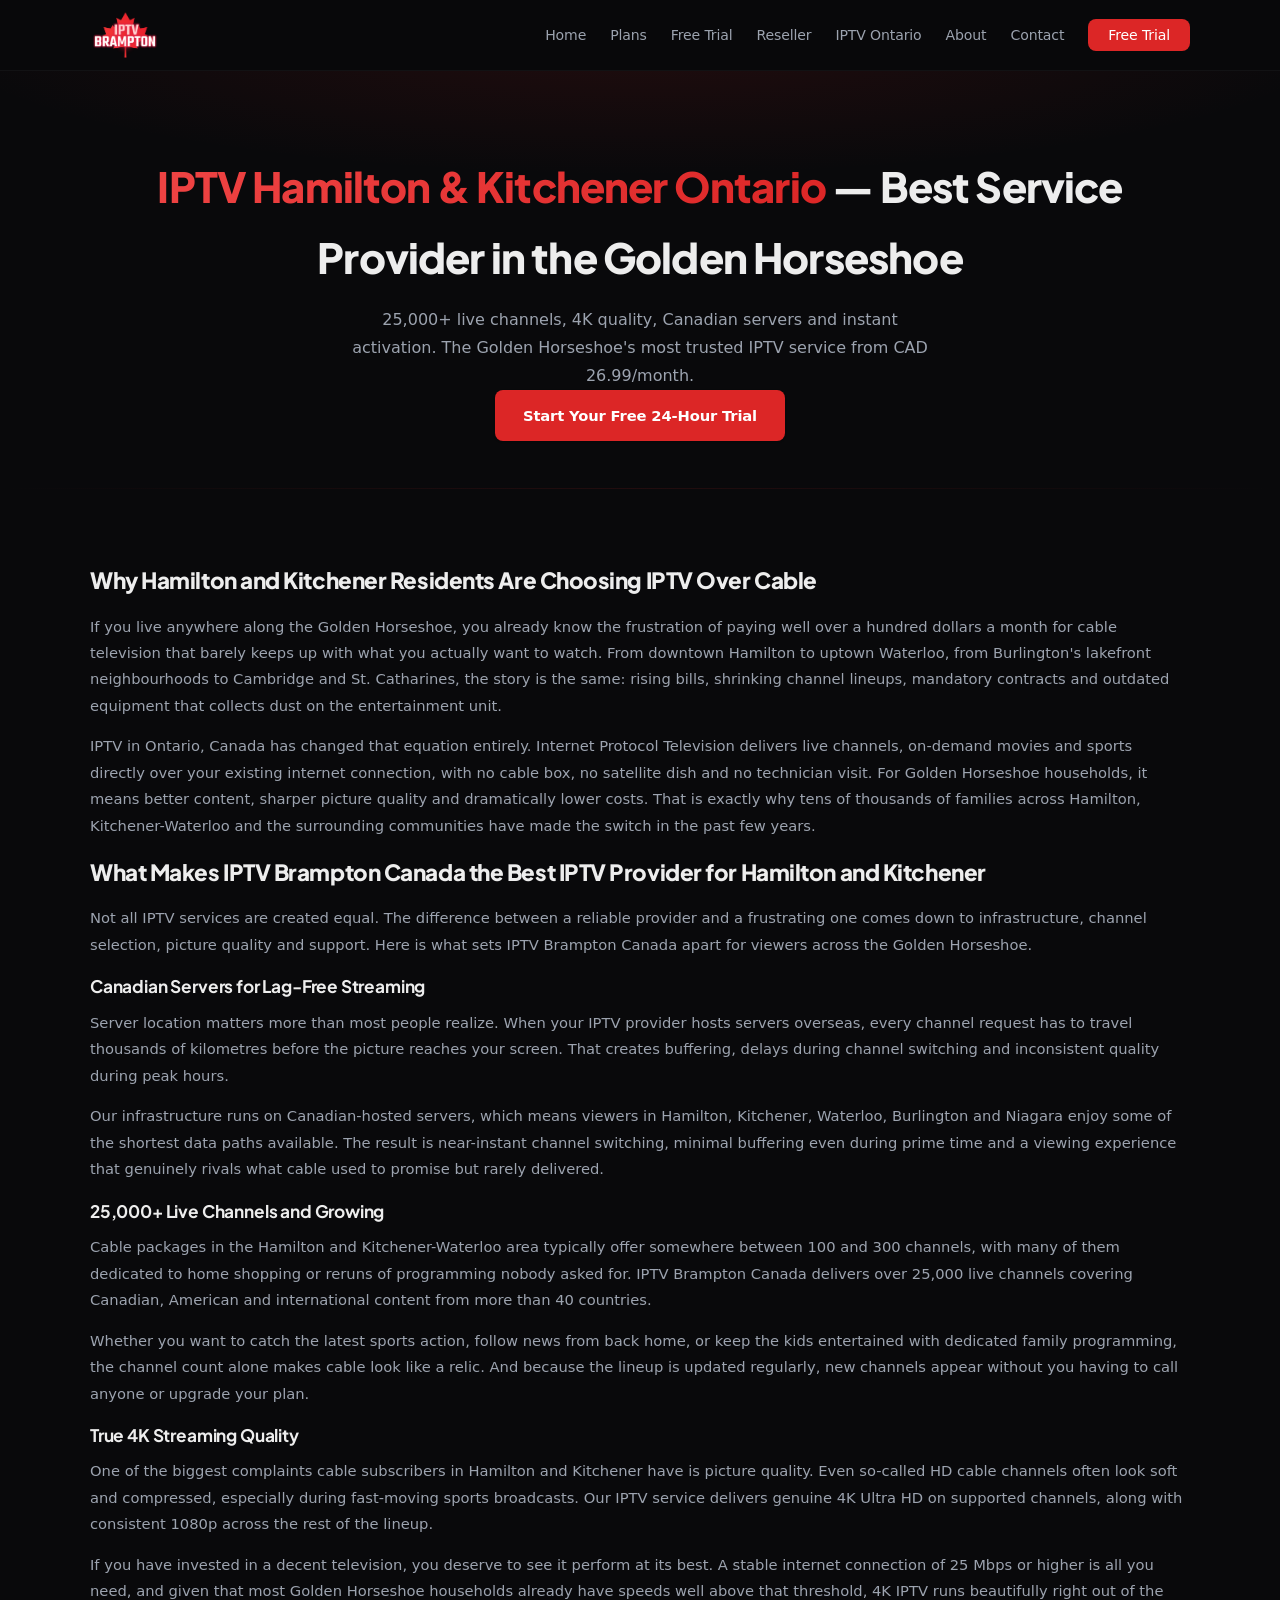
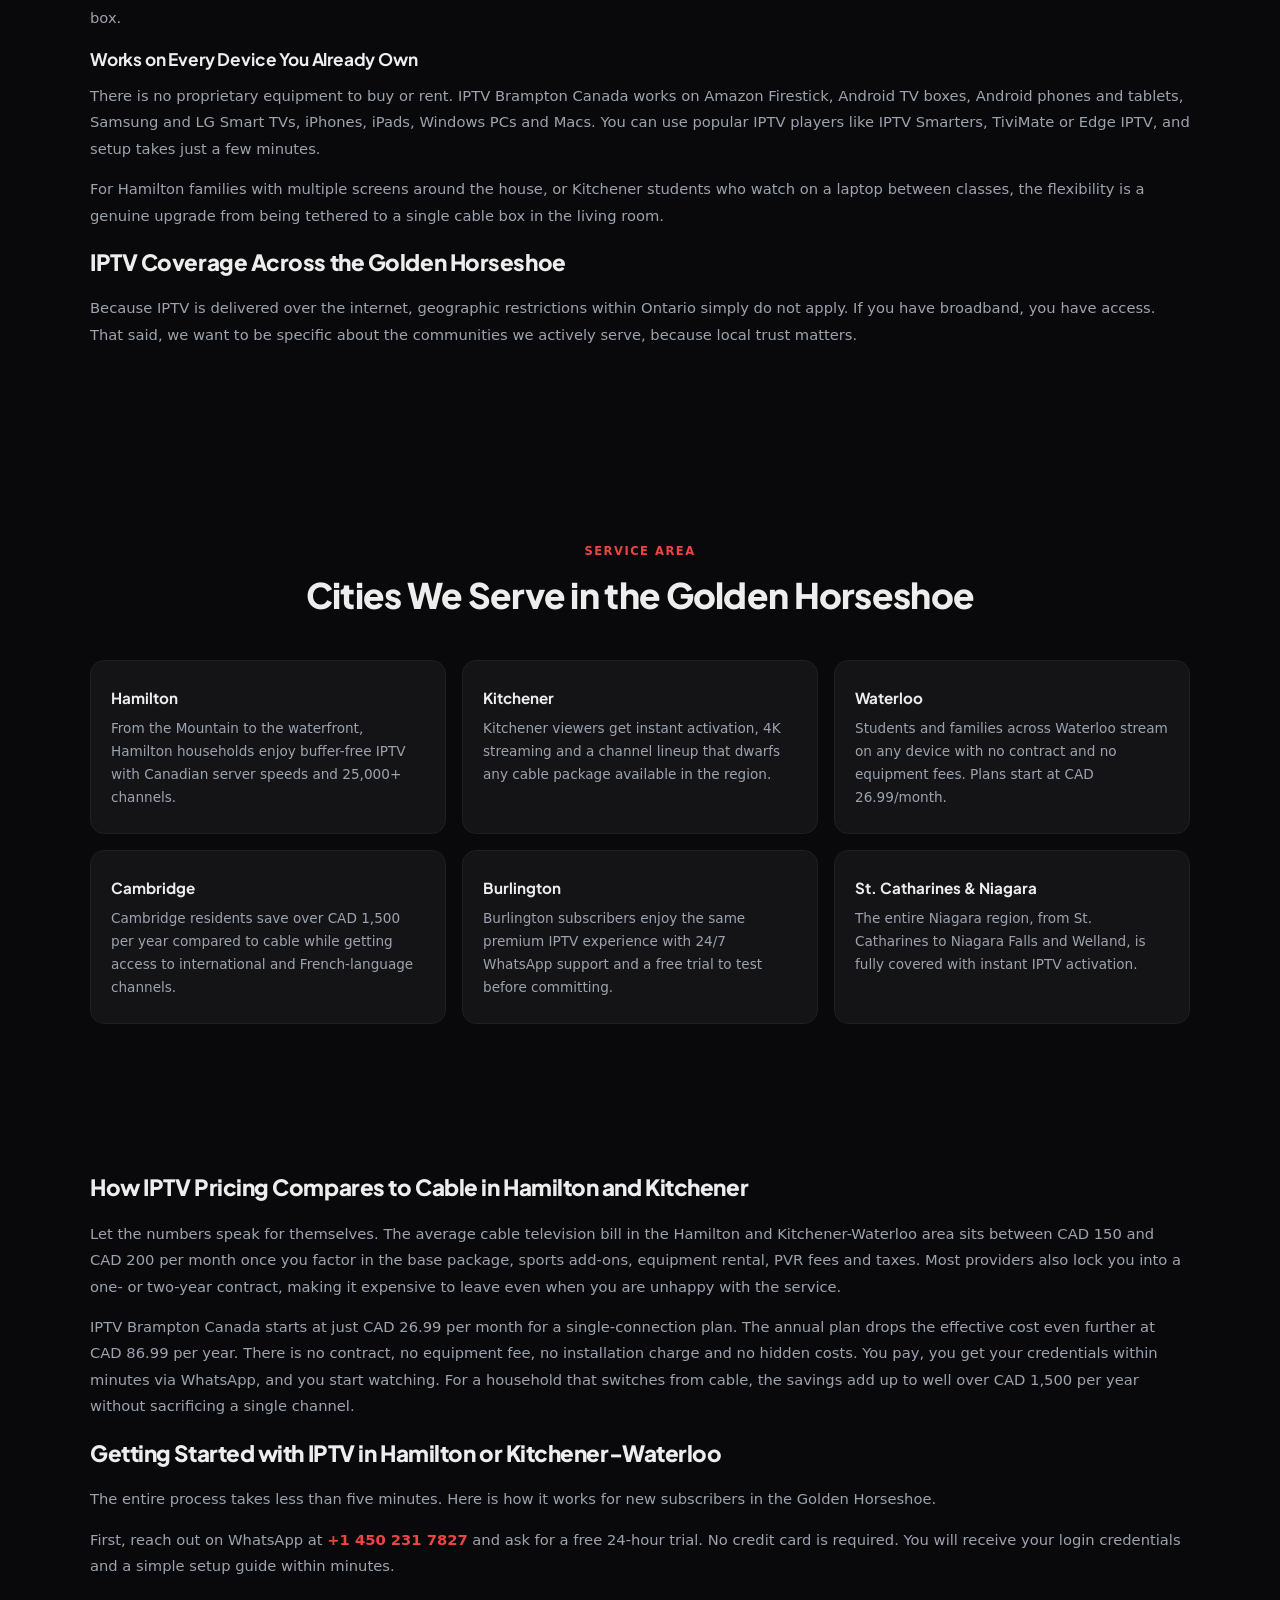
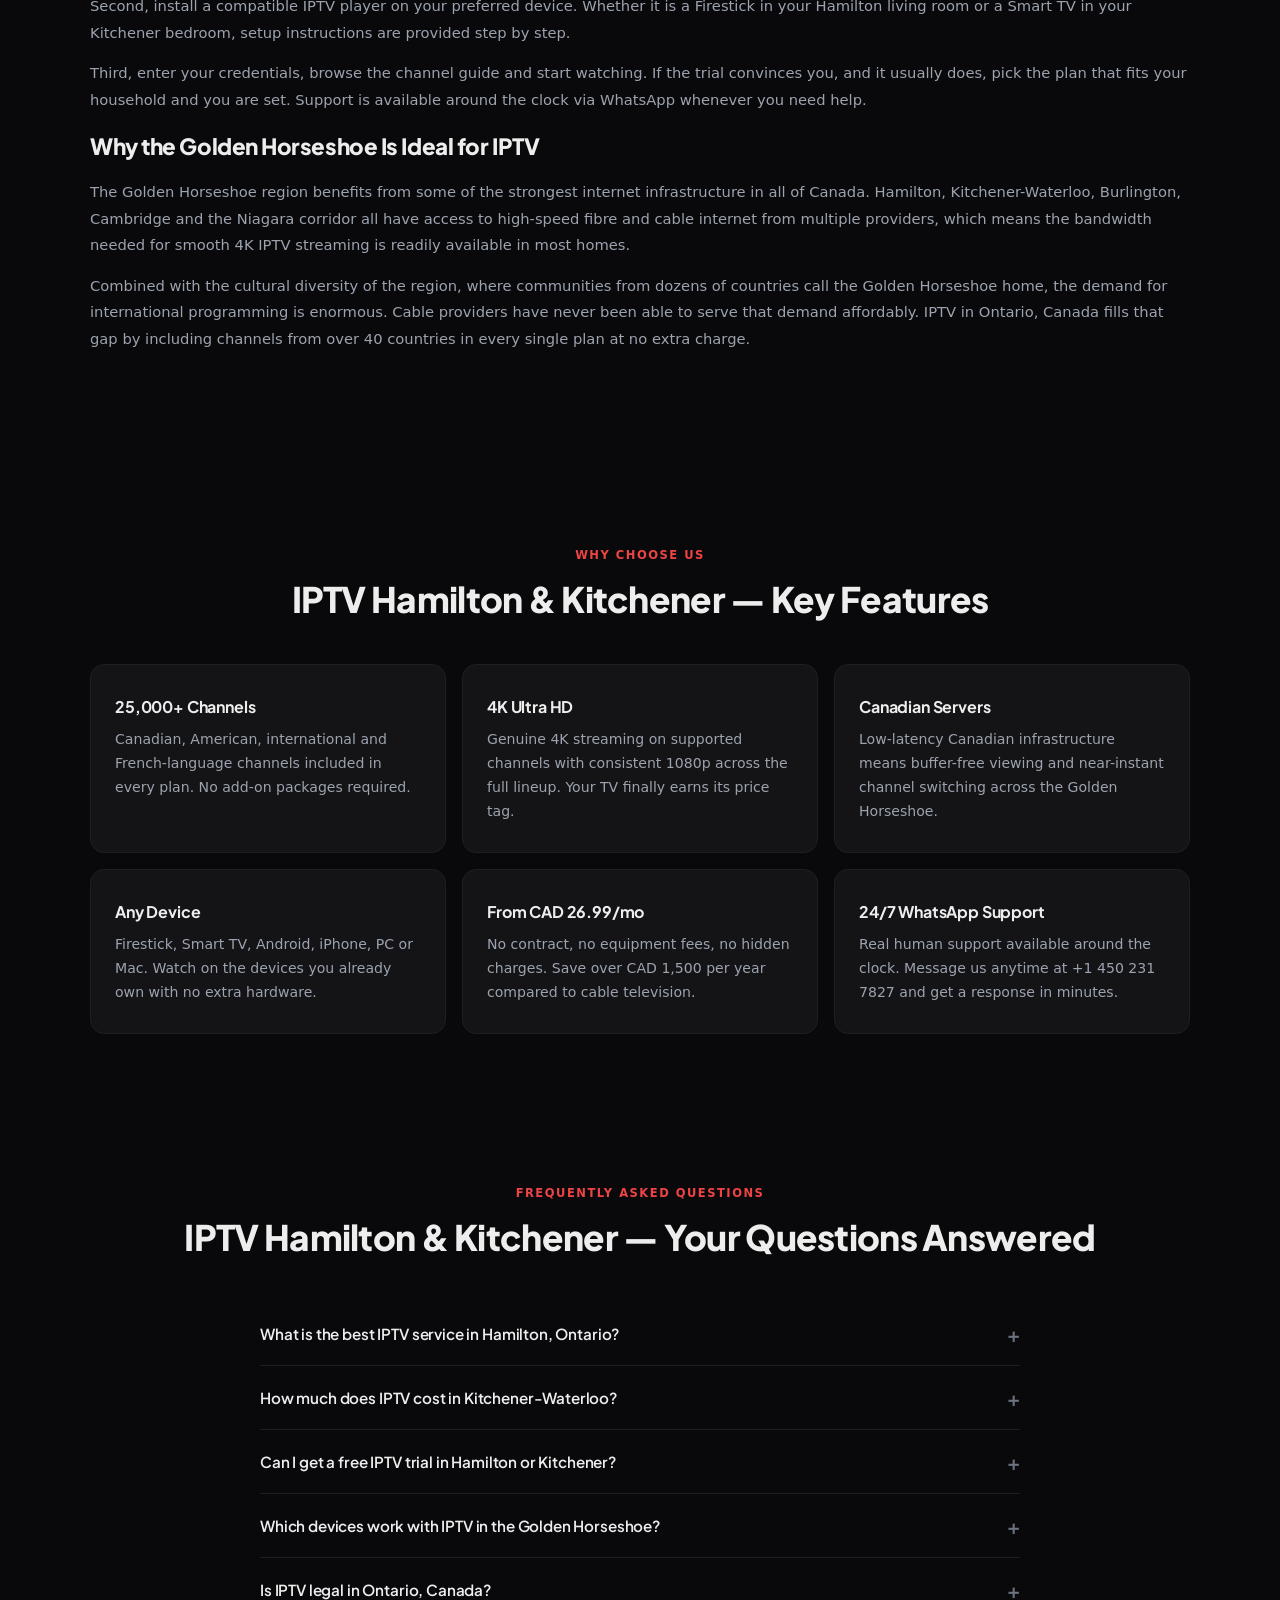
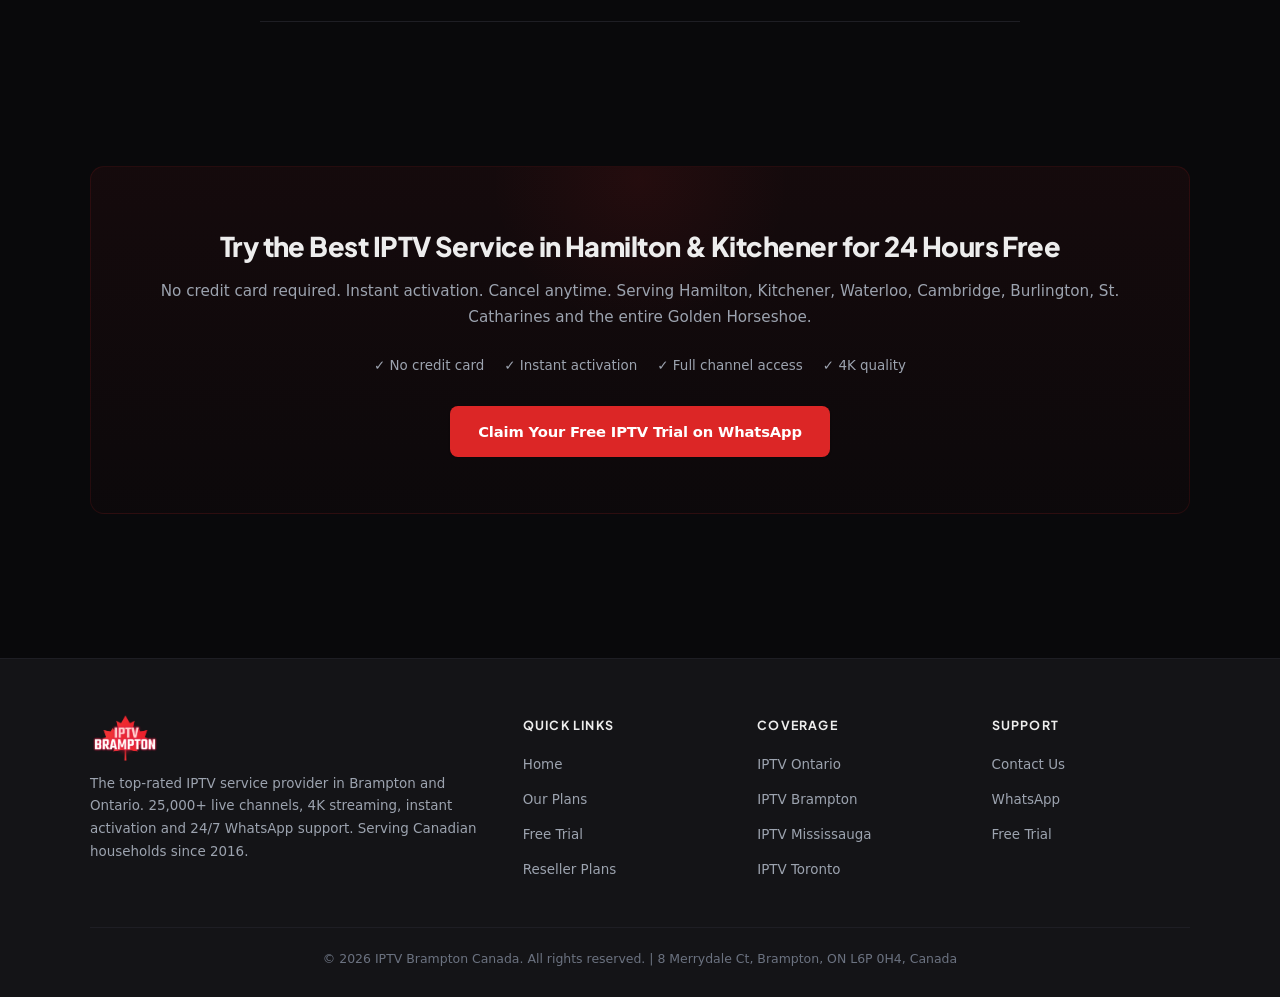
<file: blog/iptv-hamilton-kitchener-ontario/index.html>
<!DOCTYPE html>
<html lang="en">
<head>
<meta charset="UTF-8">
<meta name="viewport" content="width=device-width,initial-scale=1">
<title>IPTV Hamilton &amp; Kitchener Ontario | Best Service Provider in the Golden Horseshoe</title>
<meta name="description" content="IPTV Hamilton & Kitchener Ontario — best IPTV service provider in the Golden Horseshoe. 25,000+ channels, 4K streaming, Canadian servers. Serving Hamilton, Kitchener, Waterloo, Cambridge, Burlington, St. Catharines and Niagara.">
<meta name="keywords" content="iptv hamilton, iptv kitchener, iptv ontario canada, iptv canada ontario, iptv waterloo, iptv burlington, iptv niagara, iptv golden horseshoe, iptv st catharines, iptv cambridge">
<link rel="canonical" href="https://iptvbramptoncanada.com/blog/iptv-hamilton-kitchener-ontario/">
<link rel="icon" type="image/png" href="/images/favicon.png">
<meta property="og:title" content="IPTV Hamilton & Kitchener Ontario | Best Service Provider in the Golden Horseshoe">
<meta property="og:description" content="Best IPTV service in Hamilton, Kitchener-Waterloo and the Golden Horseshoe. 25,000+ channels, 4K quality, Canadian servers. Free 24-hour trial.">
<meta property="og:url" content="https://iptvbramptoncanada.com/blog/iptv-hamilton-kitchener-ontario/">
<meta property="og:type" content="article">
<meta property="og:image" content="https://iptvbramptoncanada.com/images/logo.png">
<meta name="twitter:card" content="summary_large_image">
<meta name="robots" content="index, follow, max-snippet:-1, max-image-preview:large">
<link rel="stylesheet" href="/css/style.css">
<script type="application/ld+json">
{
  "@context":"https://schema.org",
  "@type":"Article",
  "headline":"IPTV Hamilton & Kitchener Ontario | Best Service Provider in the Golden Horseshoe",
  "description":"IPTV Hamilton & Kitchener Ontario — best IPTV service provider in the Golden Horseshoe. 25,000+ channels, 4K streaming, Canadian servers.",
  "url":"https://iptvbramptoncanada.com/blog/iptv-hamilton-kitchener-ontario/",
  "image":"https://iptvbramptoncanada.com/images/logo.png",
  "author":{"@type":"Organization","name":"IPTV Brampton Canada","url":"https://iptvbramptoncanada.com"},
  "publisher":{"@type":"Organization","name":"IPTV Brampton Canada","logo":{"@type":"ImageObject","url":"https://iptvbramptoncanada.com/images/logo.png"}},
  "datePublished":"2026-09-17",
  "dateModified":"2026-09-17",
  "mainEntityOfPage":{"@type":"WebPage","@id":"https://iptvbramptoncanada.com/blog/iptv-hamilton-kitchener-ontario/"}
}
</script>
<script type="application/ld+json">
{
  "@context":"https://schema.org",
  "@type":"FAQPage",
  "mainEntity":[
    {"@type":"Question","name":"What is the best IPTV service in Hamilton, Ontario?","acceptedAnswer":{"@type":"Answer","text":"IPTV Brampton Canada is one of the top-rated IPTV providers serving Hamilton and the entire Golden Horseshoe region. With 25,000+ live channels, 4K streaming, Canadian-hosted servers and instant activation, it delivers reliable entertainment to thousands of households across Hamilton, Kitchener-Waterloo, Burlington, St. Catharines and beyond."}},
    {"@type":"Question","name":"How much does IPTV cost in Kitchener-Waterloo?","acceptedAnswer":{"@type":"Answer","text":"IPTV plans from IPTV Brampton Canada start at CAD 26.99 per month for a single connection. The 12-month plan costs CAD 86.99 per year, offering the best value. Multi-connection plans are also available. No contract, no equipment fees, and PayPal and card are accepted."}},
    {"@type":"Question","name":"Can I get a free IPTV trial in Hamilton or Kitchener?","acceptedAnswer":{"@type":"Answer","text":"Yes. IPTV Brampton Canada offers a free 24-hour trial with no credit card required. You get full access to every channel, the complete on-demand library and 4K streaming so you can test the service on your own devices before subscribing. Message us on WhatsApp at +1 450 231 7827 to get started."}},
    {"@type":"Question","name":"Which devices work with IPTV in the Golden Horseshoe?","acceptedAnswer":{"@type":"Answer","text":"Our IPTV service works on Amazon Firestick, Android boxes and phones, Samsung and LG Smart TVs, iPhones, iPads, Windows PCs and Macs. Use any popular IPTV player including IPTV Smarters, TiviMate or Edge IPTV. No special hardware is required."}},
    {"@type":"Question","name":"Is IPTV legal in Ontario, Canada?","acceptedAnswer":{"@type":"Answer","text":"Yes, IPTV is a fully legal technology in Ontario and across all of Canada. Internet Protocol Television delivers video content over the internet, similar to how major streaming platforms operate. The CRTC regulates Canadian broadcasting but does not restrict IPTV as a delivery method."}}
  ]
}
</script>
</head>
<body>

<header class="site-header">
  <div class="header-inner">
    <a href="/" class="logo"><img src="/images/logo.png" alt="IPTV Brampton Canada" width="160" height="38"> </a>
    <button class="hamburger" aria-label="Menu">&#9776;</button>
    <nav>
      <ul class="nav">
        <li><a href="/">Home</a></li>
        <li><a href="/our-plans/">Plans</a></li>
        <li><a href="/free-trial/">Free Trial</a></li>
        <li><a href="/reseller-plans/">Reseller</a></li>
        <li><a href="/iptv-ontario/">IPTV Ontario</a></li>
        <li><a href="/about/">About</a></li>
        <li><a href="/contact/">Contact</a></li>
        <li><a href="https://wa.me/14502317827?text=Hey%20Iptvbramptoncanada%2C%20i%20want%20a%20free%20trial%20before%20subscribing" class="nav-cta" target="_blank" rel="noopener">Free Trial</a></li>
      </ul>
    </nav>
  </div>
</header>

<main>

<section class="page-hero">
  <div class="container center">
    <h1><span>IPTV Hamilton &amp; Kitchener Ontario</span> &mdash; Best Service Provider in the Golden Horseshoe</h1>
    <p class="section-sub">25,000+ live channels, 4K quality, Canadian servers and instant activation. The Golden Horseshoe's most trusted IPTV service from CAD 26.99/month.</p>
    <a href="https://wa.me/14502317827?text=Hey%20Iptvbramptoncanada%2C%20i%20want%20a%20free%20trial%20before%20subscribing" class="btn btn-primary" target="_blank" rel="noopener">Start Your Free 24-Hour Trial</a>
  </div>
</section>

<section>
  <div class="container">
    <div class="content-block">

      <h2>Why Hamilton and Kitchener Residents Are Choosing IPTV Over Cable</h2>

      <p>If you live anywhere along the Golden Horseshoe, you already know the frustration of paying well over a hundred dollars a month for cable television that barely keeps up with what you actually want to watch. From downtown Hamilton to uptown Waterloo, from Burlington's lakefront neighbourhoods to Cambridge and St. Catharines, the story is the same: rising bills, shrinking channel lineups, mandatory contracts and outdated equipment that collects dust on the entertainment unit.</p>

      <p>IPTV in Ontario, Canada has changed that equation entirely. Internet Protocol Television delivers live channels, on-demand movies and sports directly over your existing internet connection, with no cable box, no satellite dish and no technician visit. For Golden Horseshoe households, it means better content, sharper picture quality and dramatically lower costs. That is exactly why tens of thousands of families across Hamilton, Kitchener-Waterloo and the surrounding communities have made the switch in the past few years.</p>

      <h2>What Makes IPTV Brampton Canada the Best IPTV Provider for Hamilton and Kitchener</h2>

      <p>Not all IPTV services are created equal. The difference between a reliable provider and a frustrating one comes down to infrastructure, channel selection, picture quality and support. Here is what sets IPTV Brampton Canada apart for viewers across the Golden Horseshoe.</p>

      <h3>Canadian Servers for Lag-Free Streaming</h3>

      <p>Server location matters more than most people realize. When your IPTV provider hosts servers overseas, every channel request has to travel thousands of kilometres before the picture reaches your screen. That creates buffering, delays during channel switching and inconsistent quality during peak hours.</p>

      <p>Our infrastructure runs on Canadian-hosted servers, which means viewers in Hamilton, Kitchener, Waterloo, Burlington and Niagara enjoy some of the shortest data paths available. The result is near-instant channel switching, minimal buffering even during prime time and a viewing experience that genuinely rivals what cable used to promise but rarely delivered.</p>

      <h3>25,000+ Live Channels and Growing</h3>

      <p>Cable packages in the Hamilton and Kitchener-Waterloo area typically offer somewhere between 100 and 300 channels, with many of them dedicated to home shopping or reruns of programming nobody asked for. IPTV Brampton Canada delivers over 25,000 live channels covering Canadian, American and international content from more than 40 countries.</p>

      <p>Whether you want to catch the latest sports action, follow news from back home, or keep the kids entertained with dedicated family programming, the channel count alone makes cable look like a relic. And because the lineup is updated regularly, new channels appear without you having to call anyone or upgrade your plan.</p>

      <h3>True 4K Streaming Quality</h3>

      <p>One of the biggest complaints cable subscribers in Hamilton and Kitchener have is picture quality. Even so-called HD cable channels often look soft and compressed, especially during fast-moving sports broadcasts. Our IPTV service delivers genuine 4K Ultra HD on supported channels, along with consistent 1080p across the rest of the lineup.</p>

      <p>If you have invested in a decent television, you deserve to see it perform at its best. A stable internet connection of 25 Mbps or higher is all you need, and given that most Golden Horseshoe households already have speeds well above that threshold, 4K IPTV runs beautifully right out of the box.</p>

      <h3>Works on Every Device You Already Own</h3>

      <p>There is no proprietary equipment to buy or rent. IPTV Brampton Canada works on Amazon Firestick, Android TV boxes, Android phones and tablets, Samsung and LG Smart TVs, iPhones, iPads, Windows PCs and Macs. You can use popular IPTV players like IPTV Smarters, TiviMate or Edge IPTV, and setup takes just a few minutes.</p>

      <p>For Hamilton families with multiple screens around the house, or Kitchener students who watch on a laptop between classes, the flexibility is a genuine upgrade from being tethered to a single cable box in the living room.</p>

      <h2>IPTV Coverage Across the Golden Horseshoe</h2>

      <p>Because IPTV is delivered over the internet, geographic restrictions within Ontario simply do not apply. If you have broadband, you have access. That said, we want to be specific about the communities we actively serve, because local trust matters.</p>

    </div>
  </div>
</section>

<section>
  <div class="container">
    <div class="section-header center">
      <span class="section-badge">Service Area</span>
      <h2 class="section-title">Cities We Serve in the Golden Horseshoe</h2>
    </div>
    <div class="coverage-grid">
      <div class="coverage-card"><h3>Hamilton</h3><p>From the Mountain to the waterfront, Hamilton households enjoy buffer-free IPTV with Canadian server speeds and 25,000+ channels.</p></div>
      <div class="coverage-card"><h3>Kitchener</h3><p>Kitchener viewers get instant activation, 4K streaming and a channel lineup that dwarfs any cable package available in the region.</p></div>
      <div class="coverage-card"><h3>Waterloo</h3><p>Students and families across Waterloo stream on any device with no contract and no equipment fees. Plans start at CAD 26.99/month.</p></div>
      <div class="coverage-card"><h3>Cambridge</h3><p>Cambridge residents save over CAD 1,500 per year compared to cable while getting access to international and French-language channels.</p></div>
      <div class="coverage-card"><h3>Burlington</h3><p>Burlington subscribers enjoy the same premium IPTV experience with 24/7 WhatsApp support and a free trial to test before committing.</p></div>
      <div class="coverage-card"><h3>St. Catharines &amp; Niagara</h3><p>The entire Niagara region, from St. Catharines to Niagara Falls and Welland, is fully covered with instant IPTV activation.</p></div>
    </div>
  </div>
</section>

<section>
  <div class="container">
    <div class="content-block">

      <h2>How IPTV Pricing Compares to Cable in Hamilton and Kitchener</h2>

      <p>Let the numbers speak for themselves. The average cable television bill in the Hamilton and Kitchener-Waterloo area sits between CAD 150 and CAD 200 per month once you factor in the base package, sports add-ons, equipment rental, PVR fees and taxes. Most providers also lock you into a one- or two-year contract, making it expensive to leave even when you are unhappy with the service.</p>

      <p>IPTV Brampton Canada starts at just CAD 26.99 per month for a single-connection plan. The annual plan drops the effective cost even further at CAD 86.99 per year. There is no contract, no equipment fee, no installation charge and no hidden costs. You pay, you get your credentials within minutes via WhatsApp, and you start watching. For a household that switches from cable, the savings add up to well over CAD 1,500 per year without sacrificing a single channel.</p>

      <h2>Getting Started with IPTV in Hamilton or Kitchener-Waterloo</h2>

      <p>The entire process takes less than five minutes. Here is how it works for new subscribers in the Golden Horseshoe.</p>

      <p>First, reach out on WhatsApp at <a href="https://wa.me/14502317827?text=Hey%20Iptvbramptoncanada%2C%20i%20want%20a%20free%20trial%20before%20subscribing" target="_blank" rel="noopener"><strong>+1 450 231 7827</strong></a> and ask for a free 24-hour trial. No credit card is required. You will receive your login credentials and a simple setup guide within minutes.</p>

      <p>Second, install a compatible IPTV player on your preferred device. Whether it is a Firestick in your Hamilton living room or a Smart TV in your Kitchener bedroom, setup instructions are provided step by step.</p>

      <p>Third, enter your credentials, browse the channel guide and start watching. If the trial convinces you, and it usually does, pick the plan that fits your household and you are set. Support is available around the clock via WhatsApp whenever you need help.</p>

      <h2>Why the Golden Horseshoe Is Ideal for IPTV</h2>

      <p>The Golden Horseshoe region benefits from some of the strongest internet infrastructure in all of Canada. Hamilton, Kitchener-Waterloo, Burlington, Cambridge and the Niagara corridor all have access to high-speed fibre and cable internet from multiple providers, which means the bandwidth needed for smooth 4K IPTV streaming is readily available in most homes.</p>

      <p>Combined with the cultural diversity of the region, where communities from dozens of countries call the Golden Horseshoe home, the demand for international programming is enormous. Cable providers have never been able to serve that demand affordably. IPTV in Ontario, Canada fills that gap by including channels from over 40 countries in every single plan at no extra charge.</p>

    </div>
  </div>
</section>

<section>
  <div class="container">
    <div class="section-header center">
      <span class="section-badge">Why Choose Us</span>
      <h2 class="section-title">IPTV Hamilton &amp; Kitchener &mdash; Key Features</h2>
    </div>
    <div class="features-grid">
      <div class="feature-card"><h3>25,000+ Channels</h3><p>Canadian, American, international and French-language channels included in every plan. No add-on packages required.</p></div>
      <div class="feature-card"><h3>4K Ultra HD</h3><p>Genuine 4K streaming on supported channels with consistent 1080p across the full lineup. Your TV finally earns its price tag.</p></div>
      <div class="feature-card"><h3>Canadian Servers</h3><p>Low-latency Canadian infrastructure means buffer-free viewing and near-instant channel switching across the Golden Horseshoe.</p></div>
      <div class="feature-card"><h3>Any Device</h3><p>Firestick, Smart TV, Android, iPhone, PC or Mac. Watch on the devices you already own with no extra hardware.</p></div>
      <div class="feature-card"><h3>From CAD 26.99/mo</h3><p>No contract, no equipment fees, no hidden charges. Save over CAD 1,500 per year compared to cable television.</p></div>
      <div class="feature-card"><h3>24/7 WhatsApp Support</h3><p>Real human support available around the clock. Message us anytime at +1 450 231 7827 and get a response in minutes.</p></div>
    </div>
  </div>
</section>

<section id="faq">
  <div class="container">
    <div class="section-header center">
      <span class="section-badge">Frequently Asked Questions</span>
      <h2 class="section-title">IPTV Hamilton &amp; Kitchener &mdash; Your Questions Answered</h2>
    </div>
    <div class="faq-list">
      <div class="faq-item">
        <button class="faq-q">What is the best IPTV service in Hamilton, Ontario?</button>
        <div class="faq-a"><div class="faq-a-inner">IPTV Brampton Canada is one of the top-rated IPTV providers serving Hamilton and the entire Golden Horseshoe region. With 25,000+ live channels, 4K streaming quality, Canadian-hosted servers and instant activation, the service delivers reliable entertainment to thousands of households across Hamilton, Kitchener-Waterloo, Burlington, St. Catharines and beyond. The best way to judge is to try it yourself with a free 24-hour trial.</div></div>
      </div>
      <div class="faq-item">
        <button class="faq-q">How much does IPTV cost in Kitchener-Waterloo?</button>
        <div class="faq-a"><div class="faq-a-inner">Our IPTV plans start at CAD 26.99 per month for a single connection. The 12-month plan costs CAD 86.99 per year, which is the best value we offer. Multi-connection plans for households that want to stream on multiple screens simultaneously are also available. There is no contract, no equipment fee, and we accept both PayPal and card for payment.</div></div>
      </div>
      <div class="faq-item">
        <button class="faq-q">Can I get a free IPTV trial in Hamilton or Kitchener?</button>
        <div class="faq-a"><div class="faq-a-inner">Yes. We offer a free 24-hour trial with no credit card required to residents of Hamilton, Kitchener, Waterloo, Cambridge, Burlington, St. Catharines and anywhere else in Ontario. You get full access to every channel, the complete on-demand library and 4K streaming quality so you can thoroughly test the service before subscribing. Message us on WhatsApp at +1 450 231 7827 to get started.</div></div>
      </div>
      <div class="faq-item">
        <button class="faq-q">Which devices work with IPTV in the Golden Horseshoe?</button>
        <div class="faq-a"><div class="faq-a-inner">Our IPTV service works on Amazon Firestick and Fire TV, Android phones, tablets and TV boxes, Samsung and LG Smart TVs, iPhones, iPads, Windows PCs and Macs. You can use any popular IPTV player including IPTV Smarters, TiviMate or Edge IPTV. No special hardware is needed and setup takes just a few minutes on any device.</div></div>
      </div>
      <div class="faq-item">
        <button class="faq-q">Is IPTV legal in Ontario, Canada?</button>
        <div class="faq-a"><div class="faq-a-inner">Yes, IPTV is a fully legal technology in Ontario and across all of Canada. Internet Protocol Television simply delivers video content over the internet, the same way major streaming platforms operate. The CRTC regulates Canadian broadcasting but does not restrict IPTV as a delivery method. Choosing a paid IPTV subscription is no different from subscribing to any other streaming service.</div></div>
      </div>
    </div>
  </div>
</section>

<section>
  <div class="container">
    <div class="cta-section">
      <h2>Try the Best IPTV Service in Hamilton &amp; Kitchener for 24 Hours Free</h2>
      <p>No credit card required. Instant activation. Cancel anytime. Serving Hamilton, Kitchener, Waterloo, Cambridge, Burlington, St. Catharines and the entire Golden Horseshoe.</p>
      <div class="cta-features">
        <span>&#10003; No credit card</span>
        <span>&#10003; Instant activation</span>
        <span>&#10003; Full channel access</span>
        <span>&#10003; 4K quality</span>
      </div>
      <a href="https://wa.me/14502317827?text=Hey%20Iptvbramptoncanada%2C%20i%20want%20a%20free%20trial%20before%20subscribing" class="btn btn-primary" target="_blank" rel="noopener">Claim Your Free IPTV Trial on WhatsApp</a>
    </div>
  </div>
</section>

</main>

<footer class="site-footer">
  <div class="container">
    <div class="footer-grid">
      <div class="footer-brand">
        <a href="/" class="logo"><img src="/images/logo.png" alt="IPTV Brampton Canada" width="160" height="38"></a>
        <p>The top-rated IPTV service provider in Brampton and Ontario. 25,000+ live channels, 4K streaming, instant activation and 24/7 WhatsApp support. Serving Canadian households since 2016.</p>
      </div>
      <div class="footer-col">
        <h4>Quick Links</h4>
        <ul>
          <li><a href="/">Home</a></li>
          <li><a href="/our-plans/">Our Plans</a></li>
          <li><a href="/free-trial/">Free Trial</a></li>
          <li><a href="/reseller-plans/">Reseller Plans</a></li>
        </ul>
      </div>
      <div class="footer-col">
        <h4>Coverage</h4>
        <ul>
          <li><a href="/iptv-ontario/">IPTV Ontario</a></li>
          <li><a href="/#coverage">IPTV Brampton</a></li>
          <li><a href="/#coverage">IPTV Mississauga</a></li>
          <li><a href="/#coverage">IPTV Toronto</a></li>
        </ul>
      </div>
      <div class="footer-col">
        <h4>Support</h4>
        <ul>
          <li><a href="/contact/">Contact Us</a></li>
          <li><a href="https://wa.me/14502317827" target="_blank" rel="noopener">WhatsApp</a></li>
          <li><a href="/free-trial/">Free Trial</a></li>
        </ul>
      </div>
    </div>
    <div class="footer-bottom">
      &copy; 2026 IPTV Brampton Canada. All rights reserved. | 8 Merrydale Ct, Brampton, ON L6P 0H4, Canada
    </div>
  </div>
</footer>

<script src="/js/main.js"></script>
</body>
</html>
</file>
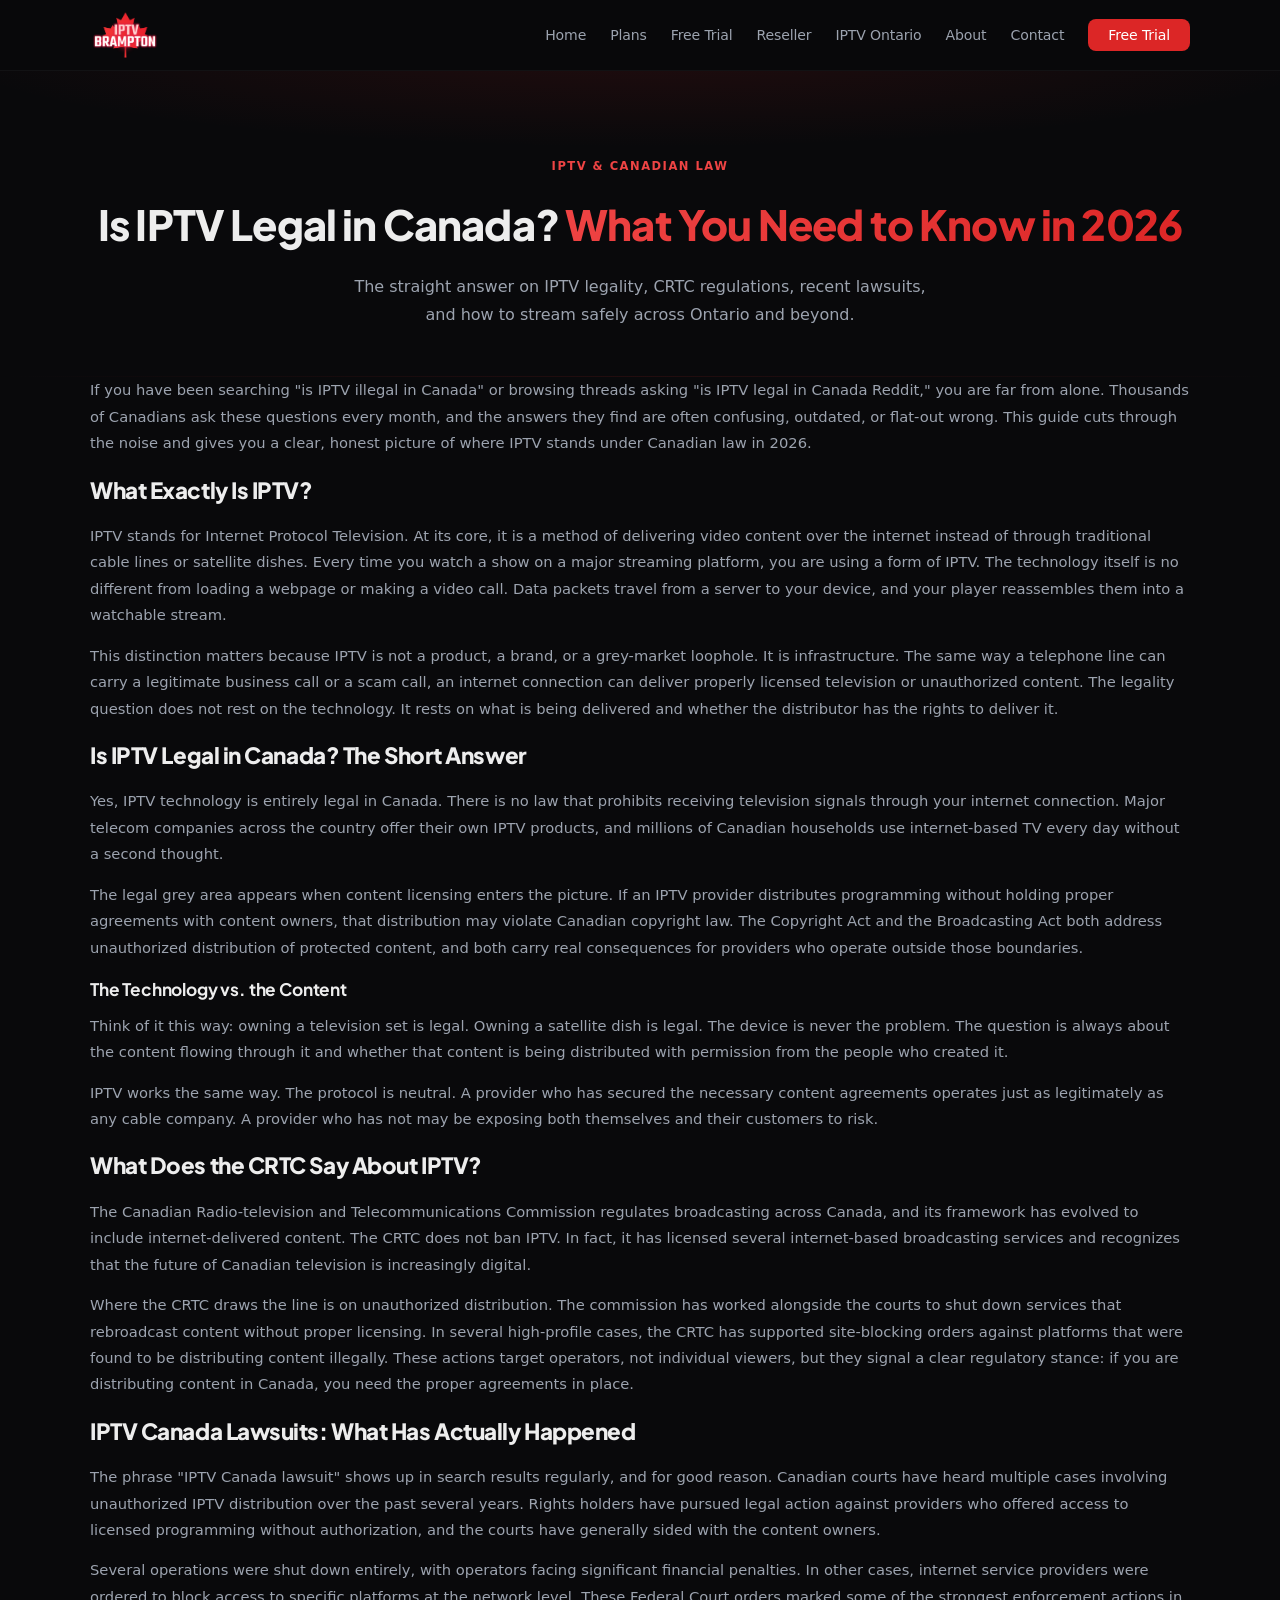
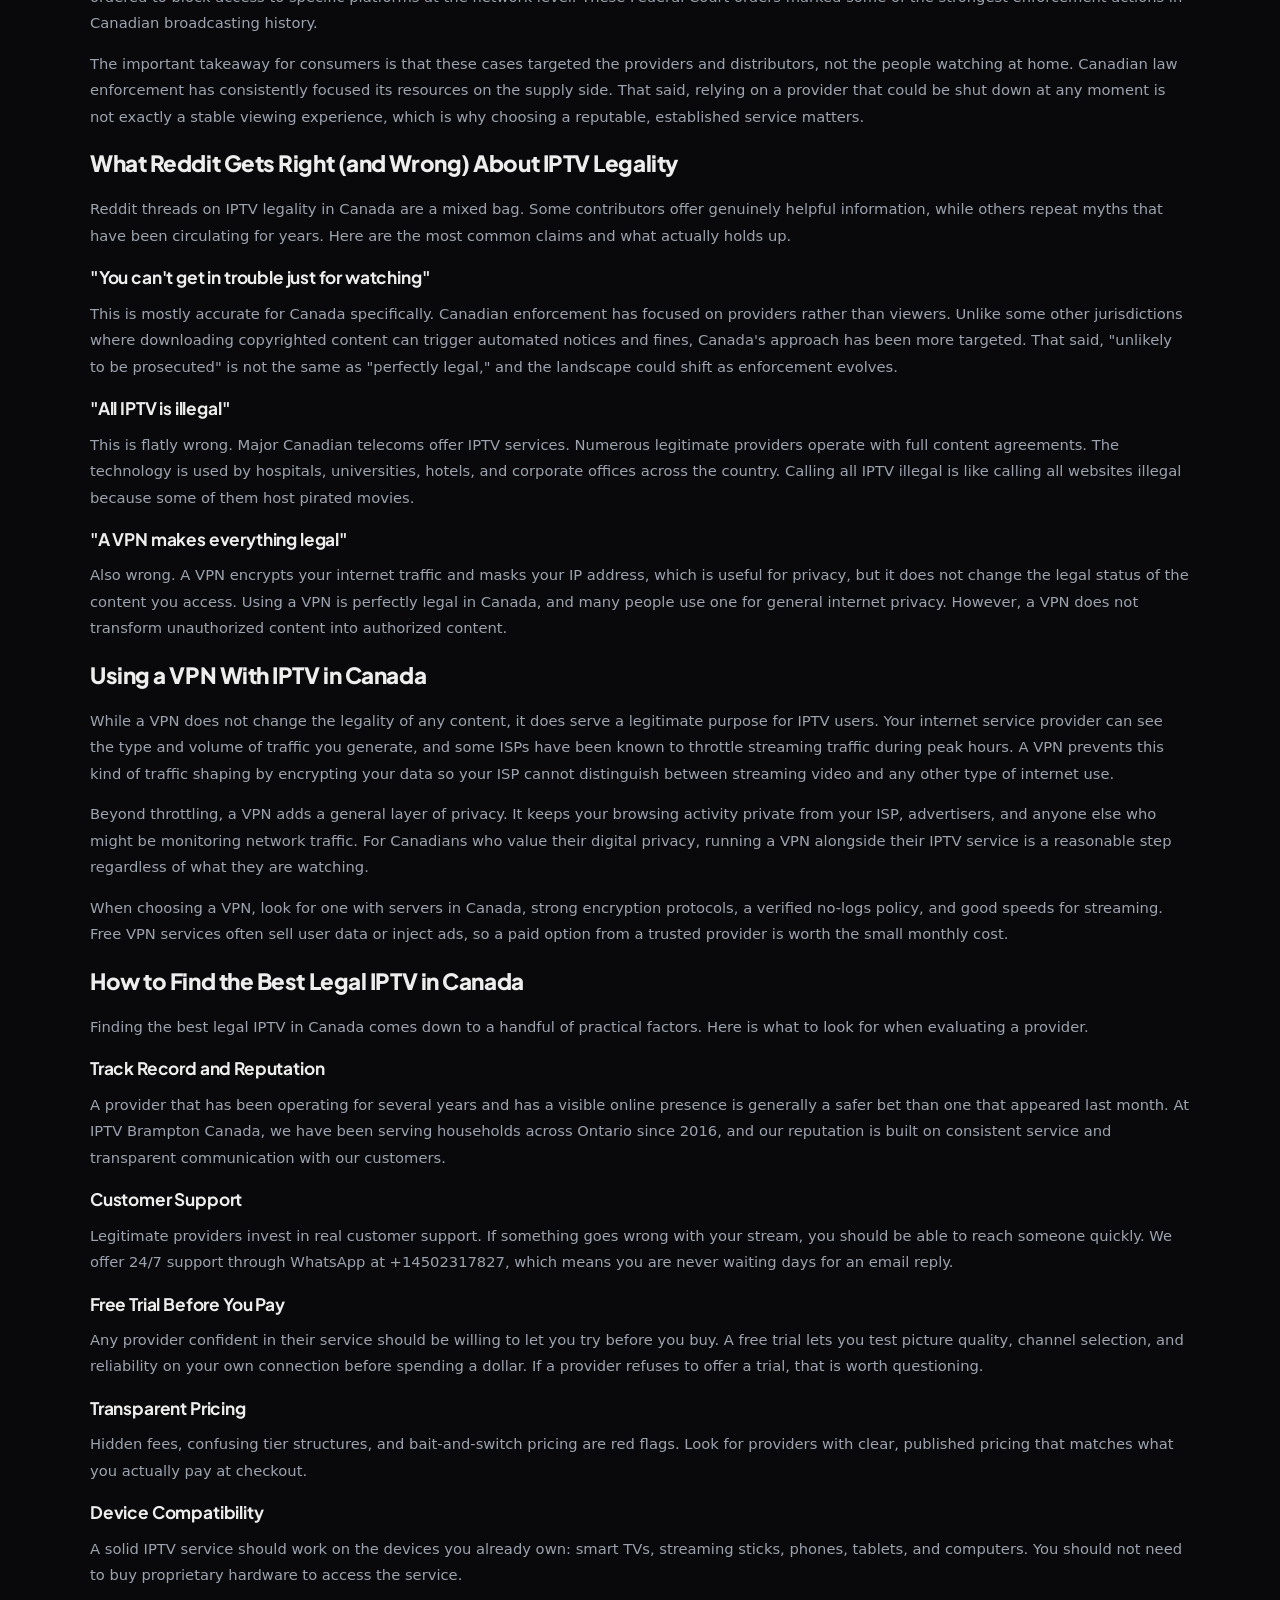
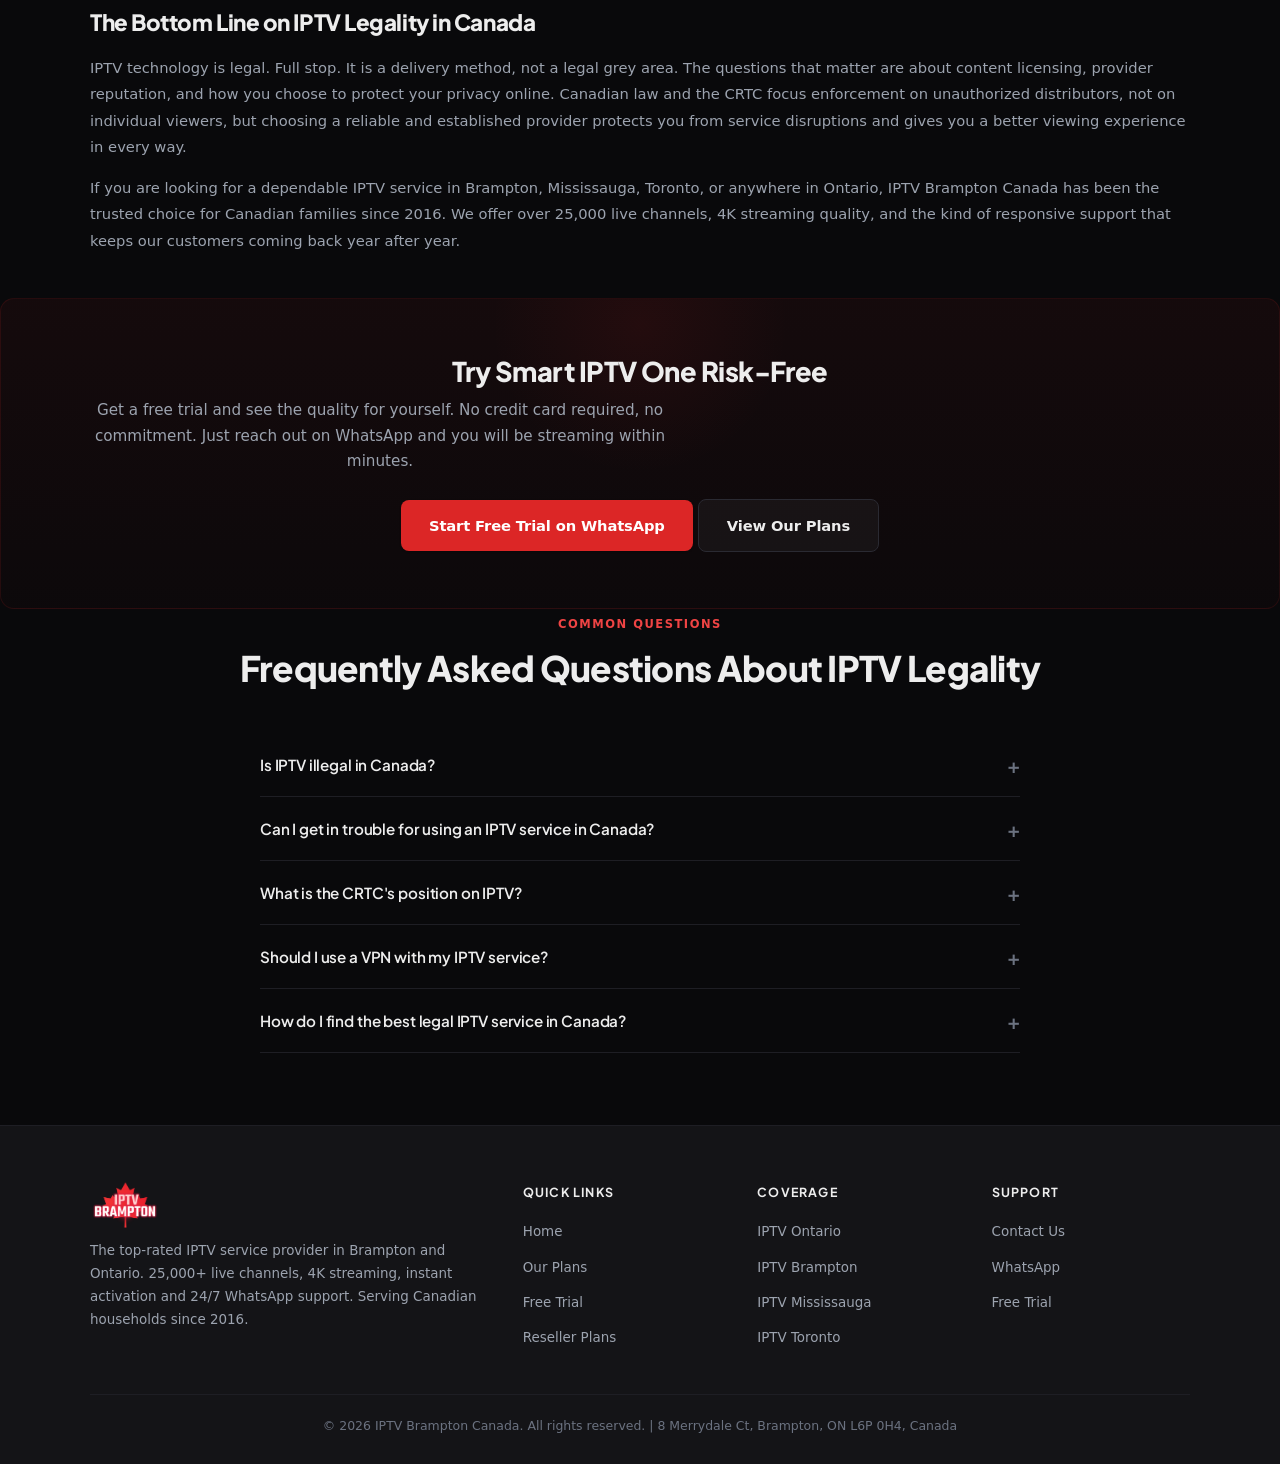
<file: blog/is-iptv-legal-canada/index.html>
<!DOCTYPE html>
<html lang="en">
<head>
  <meta charset="UTF-8">
  <meta name="viewport" content="width=device-width, initial-scale=1.0">
  <title>Is IPTV Legal in Canada? What You Need to Know in 2026</title>
  <meta name="description" content="Is IPTV illegal in Canada? Learn the facts about IPTV legality, CRTC rules, lawsuits, VPN tips, and how to find the best legal IPTV in Canada for 2026.">
  <link rel="canonical" href="https://iptvbramptoncanada.com/blog/is-iptv-legal-canada/">
  <link rel="icon" type="image/png" href="/images/favicon.png">
  <link rel="stylesheet" href="/css/style.css">

  <script type="application/ld+json">
  {
    "@context": "https://schema.org",
    "@type": "Article",
    "headline": "Is IPTV Legal in Canada? What You Need to Know in 2026",
    "description": "A comprehensive guide to IPTV legality in Canada covering CRTC regulations, content licensing, lawsuits, VPN use, and how to choose a legal IPTV provider.",
    "author": {
      "@type": "Organization",
      "name": "IPTV Brampton Canada",
      "url": "https://iptvbramptoncanada.com"
    },
    "publisher": {
      "@type": "Organization",
      "name": "IPTV Brampton Canada",
      "logo": {
        "@type": "ImageObject",
        "url": "https://iptvbramptoncanada.com/images/logo.png"
      }
    },
    "datePublished": "2026-09-17",
    "dateModified": "2026-09-17",
    "mainEntityOfPage": {
      "@type": "WebPage",
      "@id": "https://iptvbramptoncanada.com/blog/is-iptv-legal-canada/"
    }
  }
  </script>

  <script type="application/ld+json">
  {
    "@context": "https://schema.org",
    "@type": "FAQPage",
    "mainEntity": [
      {
        "@type": "Question",
        "name": "Is IPTV illegal in Canada?",
        "acceptedAnswer": {
          "@type": "Answer",
          "text": "IPTV technology itself is completely legal in Canada. It is simply the delivery of television content over the internet rather than through cable or satellite. What matters is whether the content being streamed is properly licensed. Services that distribute content without authorization from rights holders operate outside the law."
        }
      },
      {
        "@type": "Question",
        "name": "Can I get in trouble for using an IPTV service in Canada?",
        "acceptedAnswer": {
          "@type": "Answer",
          "text": "Canadian enforcement has historically targeted providers and distributors rather than individual viewers. However, knowingly accessing pirated content can carry legal risk. Choosing a reputable IPTV provider that respects content licensing agreements is the safest approach."
        }
      },
      {
        "@type": "Question",
        "name": "What is the CRTC's position on IPTV?",
        "acceptedAnswer": {
          "@type": "Answer",
          "text": "The CRTC regulates broadcasting in Canada, including internet-based television services. The commission has taken action against unlicensed IPTV operations and supports the legitimate distribution of content through licensed providers. IPTV as a delivery method is recognized and permitted under Canadian broadcasting regulations."
        }
      },
      {
        "@type": "Question",
        "name": "Should I use a VPN with my IPTV service?",
        "acceptedAnswer": {
          "@type": "Answer",
          "text": "Using a VPN with IPTV is a personal privacy choice and is legal in Canada. A VPN can protect your browsing data from your ISP and add a layer of security on public networks. Many IPTV users pair a VPN with their service for general internet privacy rather than to circumvent any restrictions."
        }
      },
      {
        "@type": "Question",
        "name": "How do I find the best legal IPTV service in Canada?",
        "acceptedAnswer": {
          "@type": "Answer",
          "text": "Look for providers with a solid reputation, transparent pricing, responsive customer support, and a clear history of operation. Read reviews, ask for a free trial before committing, and verify the provider has been serving Canadian customers consistently. IPTV Brampton Canada, for example, has served Ontario households since 2016 with 24/7 WhatsApp support and free trials."
        }
      }
    ]
  }
  </script>
</head>
<body>

<header class="site-header">
  <div class="header-inner">
    <a href="/" class="logo"><img src="/images/logo.png" alt="IPTV Brampton Canada" width="160" height="38"> </a>
    <button class="hamburger" aria-label="Menu">&#9776;</button>
    <nav>
      <ul class="nav">
        <li><a href="/">Home</a></li>
        <li><a href="/our-plans/">Plans</a></li>
        <li><a href="/free-trial/">Free Trial</a></li>
        <li><a href="/reseller-plans/">Reseller</a></li>
        <li><a href="/iptv-ontario/">IPTV Ontario</a></li>
        <li><a href="/about/">About</a></li>
        <li><a href="/contact/">Contact</a></li>
        <li><a href="https://wa.me/14502317827?text=Hey%20Iptvbramptoncanada%2C%20i%20want%20a%20free%20trial%20before%20subscribing" class="nav-cta" target="_blank" rel="noopener">Free Trial</a></li>
      </ul>
    </nav>
  </div>
</header>

<main>

  <section class="page-hero">
    <div class="container center">
      <span class="section-badge">IPTV &amp; Canadian Law</span>
      <h1>Is IPTV Legal in Canada? <span>What You Need to Know in 2026</span></h1>
      <p class="section-sub">The straight answer on IPTV legality, CRTC regulations, recent lawsuits, and how to stream safely across Ontario and beyond.</p>
    </div>
  </section>

  <section class="container">
    <div class="content-block">

      <p>If you have been searching "is IPTV illegal in Canada" or browsing threads asking "is IPTV legal in Canada Reddit," you are far from alone. Thousands of Canadians ask these questions every month, and the answers they find are often confusing, outdated, or flat-out wrong. This guide cuts through the noise and gives you a clear, honest picture of where IPTV stands under Canadian law in 2026.</p>

      <h2>What Exactly Is IPTV?</h2>

      <p>IPTV stands for Internet Protocol Television. At its core, it is a method of delivering video content over the internet instead of through traditional cable lines or satellite dishes. Every time you watch a show on a major streaming platform, you are using a form of IPTV. The technology itself is no different from loading a webpage or making a video call. Data packets travel from a server to your device, and your player reassembles them into a watchable stream.</p>

      <p>This distinction matters because IPTV is not a product, a brand, or a grey-market loophole. It is infrastructure. The same way a telephone line can carry a legitimate business call or a scam call, an internet connection can deliver properly licensed television or unauthorized content. The legality question does not rest on the technology. It rests on what is being delivered and whether the distributor has the rights to deliver it.</p>

      <h2>Is IPTV Legal in Canada? The Short Answer</h2>

      <p>Yes, IPTV technology is entirely legal in Canada. There is no law that prohibits receiving television signals through your internet connection. Major telecom companies across the country offer their own IPTV products, and millions of Canadian households use internet-based TV every day without a second thought.</p>

      <p>The legal grey area appears when content licensing enters the picture. If an IPTV provider distributes programming without holding proper agreements with content owners, that distribution may violate Canadian copyright law. The Copyright Act and the Broadcasting Act both address unauthorized distribution of protected content, and both carry real consequences for providers who operate outside those boundaries.</p>

      <h3>The Technology vs. the Content</h3>

      <p>Think of it this way: owning a television set is legal. Owning a satellite dish is legal. The device is never the problem. The question is always about the content flowing through it and whether that content is being distributed with permission from the people who created it.</p>

      <p>IPTV works the same way. The protocol is neutral. A provider who has secured the necessary content agreements operates just as legitimately as any cable company. A provider who has not may be exposing both themselves and their customers to risk.</p>

      <h2>What Does the CRTC Say About IPTV?</h2>

      <p>The Canadian Radio-television and Telecommunications Commission regulates broadcasting across Canada, and its framework has evolved to include internet-delivered content. The CRTC does not ban IPTV. In fact, it has licensed several internet-based broadcasting services and recognizes that the future of Canadian television is increasingly digital.</p>

      <p>Where the CRTC draws the line is on unauthorized distribution. The commission has worked alongside the courts to shut down services that rebroadcast content without proper licensing. In several high-profile cases, the CRTC has supported site-blocking orders against platforms that were found to be distributing content illegally. These actions target operators, not individual viewers, but they signal a clear regulatory stance: if you are distributing content in Canada, you need the proper agreements in place.</p>

      <h2>IPTV Canada Lawsuits: What Has Actually Happened</h2>

      <p>The phrase "IPTV Canada lawsuit" shows up in search results regularly, and for good reason. Canadian courts have heard multiple cases involving unauthorized IPTV distribution over the past several years. Rights holders have pursued legal action against providers who offered access to licensed programming without authorization, and the courts have generally sided with the content owners.</p>

      <p>Several operations were shut down entirely, with operators facing significant financial penalties. In other cases, internet service providers were ordered to block access to specific platforms at the network level. These Federal Court orders marked some of the strongest enforcement actions in Canadian broadcasting history.</p>

      <p>The important takeaway for consumers is that these cases targeted the providers and distributors, not the people watching at home. Canadian law enforcement has consistently focused its resources on the supply side. That said, relying on a provider that could be shut down at any moment is not exactly a stable viewing experience, which is why choosing a reputable, established service matters.</p>

      <h2>What Reddit Gets Right (and Wrong) About IPTV Legality</h2>

      <p>Reddit threads on IPTV legality in Canada are a mixed bag. Some contributors offer genuinely helpful information, while others repeat myths that have been circulating for years. Here are the most common claims and what actually holds up.</p>

      <h3>"You can't get in trouble just for watching"</h3>

      <p>This is mostly accurate for Canada specifically. Canadian enforcement has focused on providers rather than viewers. Unlike some other jurisdictions where downloading copyrighted content can trigger automated notices and fines, Canada's approach has been more targeted. That said, "unlikely to be prosecuted" is not the same as "perfectly legal," and the landscape could shift as enforcement evolves.</p>

      <h3>"All IPTV is illegal"</h3>

      <p>This is flatly wrong. Major Canadian telecoms offer IPTV services. Numerous legitimate providers operate with full content agreements. The technology is used by hospitals, universities, hotels, and corporate offices across the country. Calling all IPTV illegal is like calling all websites illegal because some of them host pirated movies.</p>

      <h3>"A VPN makes everything legal"</h3>

      <p>Also wrong. A VPN encrypts your internet traffic and masks your IP address, which is useful for privacy, but it does not change the legal status of the content you access. Using a VPN is perfectly legal in Canada, and many people use one for general internet privacy. However, a VPN does not transform unauthorized content into authorized content.</p>

      <h2>Using a VPN With IPTV in Canada</h2>

      <p>While a VPN does not change the legality of any content, it does serve a legitimate purpose for IPTV users. Your internet service provider can see the type and volume of traffic you generate, and some ISPs have been known to throttle streaming traffic during peak hours. A VPN prevents this kind of traffic shaping by encrypting your data so your ISP cannot distinguish between streaming video and any other type of internet use.</p>

      <p>Beyond throttling, a VPN adds a general layer of privacy. It keeps your browsing activity private from your ISP, advertisers, and anyone else who might be monitoring network traffic. For Canadians who value their digital privacy, running a VPN alongside their IPTV service is a reasonable step regardless of what they are watching.</p>

      <p>When choosing a VPN, look for one with servers in Canada, strong encryption protocols, a verified no-logs policy, and good speeds for streaming. Free VPN services often sell user data or inject ads, so a paid option from a trusted provider is worth the small monthly cost.</p>

      <h2>How to Find the Best Legal IPTV in Canada</h2>

      <p>Finding the best legal IPTV in Canada comes down to a handful of practical factors. Here is what to look for when evaluating a provider.</p>

      <h3>Track Record and Reputation</h3>

      <p>A provider that has been operating for several years and has a visible online presence is generally a safer bet than one that appeared last month. At IPTV Brampton Canada, we have been serving households across Ontario since 2016, and our reputation is built on consistent service and transparent communication with our customers.</p>

      <h3>Customer Support</h3>

      <p>Legitimate providers invest in real customer support. If something goes wrong with your stream, you should be able to reach someone quickly. We offer 24/7 support through WhatsApp at +14502317827, which means you are never waiting days for an email reply.</p>

      <h3>Free Trial Before You Pay</h3>

      <p>Any provider confident in their service should be willing to let you try before you buy. A free trial lets you test picture quality, channel selection, and reliability on your own connection before spending a dollar. If a provider refuses to offer a trial, that is worth questioning.</p>

      <h3>Transparent Pricing</h3>

      <p>Hidden fees, confusing tier structures, and bait-and-switch pricing are red flags. Look for providers with clear, published pricing that matches what you actually pay at checkout.</p>

      <h3>Device Compatibility</h3>

      <p>A solid IPTV service should work on the devices you already own: smart TVs, streaming sticks, phones, tablets, and computers. You should not need to buy proprietary hardware to access the service.</p>

      <h2>The Bottom Line on IPTV Legality in Canada</h2>

      <p>IPTV technology is legal. Full stop. It is a delivery method, not a legal grey area. The questions that matter are about content licensing, provider reputation, and how you choose to protect your privacy online. Canadian law and the CRTC focus enforcement on unauthorized distributors, not on individual viewers, but choosing a reliable and established provider protects you from service disruptions and gives you a better viewing experience in every way.</p>

      <p>If you are looking for a dependable IPTV service in Brampton, Mississauga, Toronto, or anywhere in Ontario, IPTV Brampton Canada has been the trusted choice for Canadian families since 2016. We offer over 25,000 live channels, 4K streaming quality, and the kind of responsive support that keeps our customers coming back year after year.</p>

    </div>
  </section>

  <section class="cta-section">
    <div class="container center">
      <h2 class="section-title">Try Smart IPTV One Risk-Free</h2>
      <p class="section-sub">Get a free trial and see the quality for yourself. No credit card required, no commitment. Just reach out on WhatsApp and you will be streaming within minutes.</p>
      <a href="https://wa.me/14502317827?text=Hey%20Iptvbramptoncanada%2C%20i%20want%20a%20free%20trial%20before%20subscribing" class="btn btn-primary" target="_blank" rel="noopener">Start Free Trial on WhatsApp</a>
      <a href="/our-plans/" class="btn btn-outline">View Our Plans</a>
    </div>
  </section>

  <section class="container">
    <div class="section-header center">
      <span class="section-badge">Common Questions</span>
      <h2 class="section-title">Frequently Asked Questions About IPTV Legality</h2>
    </div>
    <div class="faq-list">

      <div class="faq-item">
        <button class="faq-q">Is IPTV illegal in Canada?</button>
        <div class="faq-a">
          <div class="faq-a-inner">
            <p>IPTV technology itself is completely legal in Canada. It is simply the delivery of television content over the internet rather than through cable or satellite. What matters is whether the content being streamed is properly licensed. Services that distribute content without authorization from rights holders operate outside the law.</p>
          </div>
        </div>
      </div>

      <div class="faq-item">
        <button class="faq-q">Can I get in trouble for using an IPTV service in Canada?</button>
        <div class="faq-a">
          <div class="faq-a-inner">
            <p>Canadian enforcement has historically targeted providers and distributors rather than individual viewers. However, knowingly accessing pirated content can carry legal risk. Choosing a reputable IPTV provider that respects content licensing agreements is the safest approach.</p>
          </div>
        </div>
      </div>

      <div class="faq-item">
        <button class="faq-q">What is the CRTC's position on IPTV?</button>
        <div class="faq-a">
          <div class="faq-a-inner">
            <p>The CRTC regulates broadcasting in Canada, including internet-based television services. The commission has taken action against unlicensed IPTV operations and supports the legitimate distribution of content through licensed providers. IPTV as a delivery method is recognized and permitted under Canadian broadcasting regulations.</p>
          </div>
        </div>
      </div>

      <div class="faq-item">
        <button class="faq-q">Should I use a VPN with my IPTV service?</button>
        <div class="faq-a">
          <div class="faq-a-inner">
            <p>Using a VPN with IPTV is a personal privacy choice and is legal in Canada. A VPN can protect your browsing data from your ISP and add a layer of security on public networks. Many IPTV users pair a VPN with their service for general internet privacy rather than to circumvent any restrictions.</p>
          </div>
        </div>
      </div>

      <div class="faq-item">
        <button class="faq-q">How do I find the best legal IPTV service in Canada?</button>
        <div class="faq-a">
          <div class="faq-a-inner">
            <p>Look for providers with a solid reputation, transparent pricing, responsive customer support, and a clear history of operation. Read reviews, ask for a free trial before committing, and verify the provider has been serving Canadian customers consistently. IPTV Brampton Canada, for example, has served Ontario households since 2016 with 24/7 WhatsApp support and free trials.</p>
          </div>
        </div>
      </div>

    </div>
  </section>

</main>

<footer class="site-footer">
  <div class="container">
    <div class="footer-grid">
      <div class="footer-brand">
        <a href="/" class="logo"><img src="/images/logo.png" alt="IPTV Brampton Canada" width="160" height="38"></a>
        <p>The top-rated IPTV service provider in Brampton and Ontario. 25,000+ live channels, 4K streaming, instant activation and 24/7 WhatsApp support. Serving Canadian households since 2016.</p>
      </div>
      <div class="footer-col">
        <h4>Quick Links</h4>
        <ul>
          <li><a href="/">Home</a></li>
          <li><a href="/our-plans/">Our Plans</a></li>
          <li><a href="/free-trial/">Free Trial</a></li>
          <li><a href="/reseller-plans/">Reseller Plans</a></li>
        </ul>
      </div>
      <div class="footer-col">
        <h4>Coverage</h4>
        <ul>
          <li><a href="/iptv-ontario/">IPTV Ontario</a></li>
          <li><a href="/#coverage">IPTV Brampton</a></li>
          <li><a href="/#coverage">IPTV Mississauga</a></li>
          <li><a href="/#coverage">IPTV Toronto</a></li>
        </ul>
      </div>
      <div class="footer-col">
        <h4>Support</h4>
        <ul>
          <li><a href="/contact/">Contact Us</a></li>
          <li><a href="https://wa.me/14502317827" target="_blank" rel="noopener">WhatsApp</a></li>
          <li><a href="/free-trial/">Free Trial</a></li>
        </ul>
      </div>
    </div>
    <div class="footer-bottom">
      &copy; 2026 IPTV Brampton Canada. All rights reserved. | 8 Merrydale Ct, Brampton, ON L6P 0H4, Canada
    </div>
  </div>
</footer>

<script src="/js/main.js"></script>
</body>
</html>
</file>
<file: css/style.css>
@import url('https://fonts.googleapis.com/css2?family=Plus+Jakarta+Sans:wght@500;600;700;800&display=swap');

*,*::before,*::after{box-sizing:border-box;margin:0;padding:0}
:root{
  --red:#DC2626;
  --red-deep:#B91C1C;
  --red-soft:#EF4444;
  --red-glow:rgba(220,38,38,.10);
  --red-glow-strong:rgba(220,38,38,.20);

  --bg:#09090B;
  --bg-card:#141417;
  --bg-elevated:#1A1A1F;
  --bg-hero:radial-gradient(ellipse 80% 50% at 50% -10%,rgba(220,38,38,.12) 0%,transparent 70%);

  --text:#EDEDED;
  --text-muted:#9CA3AF;
  --text-dim:#6B7280;

  --border:#1E1E24;
  --border-light:#2A2A32;

  --green:#34D399;

  --radius:14px;
  --radius-sm:8px;
  --radius-xs:6px;

  --heading:'Plus Jakarta Sans',system-ui,-apple-system,sans-serif;
  --body:system-ui,-apple-system,BlinkMacSystemFont,'Segoe UI',Roboto,sans-serif;

  --max-w:1140px;
}

html{scroll-behavior:smooth;overflow-x:hidden}
body{font-family:var(--body);background:var(--bg);color:var(--text);line-height:1.7;-webkit-font-smoothing:antialiased;overflow-x:hidden;width:100%;max-width:100vw}
img{max-width:100%;display:block}
a{color:var(--red-soft);text-decoration:none;transition:color .2s}
a:hover{color:var(--red)}
.container{max-width:var(--max-w);margin:0 auto;padding:0 20px}

/* ═══════════════════════════════
   HEADER
   ═══════════════════════════════ */
.site-header{
  position:sticky;top:0;z-index:100;
  background:rgba(9,9,11,.85);
  backdrop-filter:blur(16px);-webkit-backdrop-filter:blur(16px);
  border-bottom:1px solid rgba(255,255,255,.04);
  padding:12px 0;
}
.header-inner{display:flex;align-items:center;justify-content:space-between;max-width:var(--max-w);margin:0 auto;padding:0 20px;position:relative}
.logo{display:flex;align-items:center;gap:10px;font-weight:700;font-size:1.1rem;color:var(--text)}
.logo img{height:46px;width:auto}
.nav{display:flex;align-items:center;gap:24px;list-style:none}
.nav a{color:var(--text-muted);font-size:.88rem;font-weight:500;transition:color .2s;letter-spacing:-.01em}
.nav a:hover{color:var(--text)}
.nav a.active{color:var(--text);font-weight:600}
.nav-cta{
  background:var(--red);color:#fff!important;
  padding:8px 20px;border-radius:var(--radius-sm);
  font-weight:600;font-size:.85rem;
  transition:all .2s;
}
.nav-cta:hover{background:var(--red-deep);box-shadow:0 4px 16px rgba(220,38,38,.3)}
.hamburger{display:none;background:0;border:0;color:var(--text);font-size:1.5rem;cursor:pointer;padding:4px;order:3;margin-left:auto}

/* ═══════════════════════════════
   HERO
   ═══════════════════════════════ */
.hero{
  padding:100px 0 70px;
  text-align:center;
  background:var(--bg-hero);
  position:relative;
}
.hero::after{
  content:'';position:absolute;bottom:0;left:0;right:0;height:1px;
  background:linear-gradient(90deg,transparent,rgba(220,38,38,.15),transparent);
}
.hero-badge{
  display:inline-flex;align-items:center;gap:6px;
  background:rgba(220,38,38,.08);
  border:1px solid rgba(220,38,38,.15);
  color:var(--red-soft);font-size:.76rem;font-weight:600;
  padding:6px 16px;border-radius:100px;
  margin-bottom:28px;letter-spacing:.6px;
  text-transform:uppercase;
}
.hero h1{
  font-family:var(--heading);
  font-size:clamp(2rem,5vw,3.4rem);font-weight:800;
  line-height:1.15;margin-bottom:20px;
  max-width:800px;margin-left:auto;margin-right:auto;
  letter-spacing:-.02em;
}
.hero h1 span{
  background:linear-gradient(135deg,var(--red-soft),var(--red));
  -webkit-background-clip:text;-webkit-text-fill-color:transparent;
  background-clip:text;
}
.hero p{font-size:1.05rem;color:var(--text-muted);max-width:620px;margin:0 auto 36px;line-height:1.75}
.hero-btns{display:flex;gap:12px;justify-content:center;flex-wrap:wrap}

/* ═══════════════════════════════
   BUTTONS
   ═══════════════════════════════ */
.btn{
  display:inline-flex;align-items:center;gap:8px;
  padding:13px 28px;border-radius:var(--radius-sm);
  font-weight:600;font-size:.92rem;
  transition:all .2s;cursor:pointer;border:0;text-decoration:none;
  letter-spacing:-.01em;
}
.btn-primary{
  background:var(--red);color:#fff;
  box-shadow:0 1px 2px rgba(0,0,0,.2);
}
.btn-primary:hover{
  background:var(--red-deep);color:#fff;
  box-shadow:0 6px 20px rgba(220,38,38,.3);
  transform:translateY(-1px);
}
.btn-outline{
  background:rgba(255,255,255,.04);color:var(--text);
  border:1px solid var(--border-light);
}
.btn-outline:hover{border-color:rgba(220,38,38,.4);color:var(--red-soft)}

/* ═══════════════════════════════
   STATS BAR
   ═══════════════════════════════ */
.stats{display:grid;grid-template-columns:repeat(4,1fr);gap:16px;padding:48px 0}
.stat{
  text-align:center;padding:20px 12px;
  background:var(--bg-card);border:1px solid var(--border);
  border-radius:var(--radius);
}
.stat-num{font-family:var(--heading);font-size:1.8rem;font-weight:800;color:var(--red-soft);letter-spacing:-.02em}
.stat-label{font-size:.8rem;color:var(--text-dim);margin-top:4px;font-weight:500;letter-spacing:.02em}

/* ═══════════════════════════════
   SECTIONS
   ═══════════════════════════════ */
section{padding:72px 0}
.section-badge{
  display:inline-block;color:var(--red-soft);
  font-size:.72rem;font-weight:700;
  letter-spacing:1.5px;text-transform:uppercase;
  margin-bottom:12px;
}
.section-title{
  font-family:var(--heading);
  font-size:clamp(1.5rem,3.5vw,2.2rem);font-weight:800;
  margin-bottom:14px;line-height:1.2;
  letter-spacing:-.02em;
}
.section-sub{color:var(--text-muted);font-size:.98rem;max-width:580px;line-height:1.7}
.section-header{margin-bottom:44px}
.section-header.center{text-align:center}
.section-header.center .section-sub{margin:0 auto}

/* ═══════════════════════════════
   FEATURE CARDS
   ═══════════════════════════════ */
.features-grid{display:grid;grid-template-columns:repeat(3,1fr);gap:16px}
.feature-card{
  background:var(--bg-card);
  border:1px solid var(--border);
  border-radius:var(--radius);
  padding:28px 24px;
  transition:all .25s ease;
}
.feature-card:hover{
  border-color:rgba(220,38,38,.25);
  background:var(--bg-elevated);
  transform:translateY(-2px);
}
.feature-icon{font-size:1.6rem;margin-bottom:14px;display:block}
.feature-card h3{font-family:var(--heading);font-size:1rem;font-weight:700;margin-bottom:8px;letter-spacing:-.01em}
.feature-card p{color:var(--text-muted);font-size:.88rem;line-height:1.7}

/* ═══════════════════════════════
   STEPS
   ═══════════════════════════════ */
.steps{display:grid;grid-template-columns:repeat(3,1fr);gap:16px;counter-reset:step}
.step{
  position:relative;background:var(--bg-card);
  border:1px solid var(--border);border-radius:var(--radius);
  padding:32px 24px;
}
.step-num{
  display:flex;align-items:center;justify-content:center;
  width:40px;height:40px;
  background:linear-gradient(135deg,var(--red),var(--red-deep));
  color:#fff;font-family:var(--heading);font-weight:800;font-size:1rem;
  border-radius:10px;margin-bottom:16px;
}
.step h3{font-family:var(--heading);font-size:1rem;font-weight:700;margin-bottom:8px}
.step p{color:var(--text-muted);font-size:.88rem;line-height:1.7}

/* ═══════════════════════════════
   PRICING
   ═══════════════════════════════ */
.pricing-tabs{display:flex;gap:6px;justify-content:center;margin-bottom:36px;flex-wrap:wrap}
.pricing-tab{
  padding:9px 22px;border-radius:100px;
  background:transparent;border:1px solid var(--border);
  color:var(--text-muted);font-weight:600;font-size:.85rem;
  cursor:pointer;transition:all .2s;
}
.pricing-tab.active,.pricing-tab:hover{background:var(--red);color:#fff;border-color:var(--red)}

.pricing-grid{display:grid;grid-template-columns:repeat(4,1fr);gap:16px}
.price-card{
  background:var(--bg-card);border:1px solid var(--border);
  border-radius:var(--radius);padding:28px 20px;
  text-align:center;position:relative;transition:all .25s;
}
.price-card:hover{border-color:rgba(220,38,38,.3);transform:translateY(-3px)}
.price-card.popular{
  border-color:var(--red);
  background:linear-gradient(180deg,rgba(220,38,38,.06) 0%,var(--bg-card) 40%);
  box-shadow:0 0 30px rgba(220,38,38,.08);
}
.popular-badge{
  position:absolute;top:-12px;left:50%;transform:translateX(-50%);
  background:linear-gradient(135deg,var(--red),var(--red-deep));
  color:#fff;font-size:.68rem;font-weight:700;
  padding:5px 14px;border-radius:100px;
  letter-spacing:.5px;text-transform:uppercase;white-space:nowrap;
}
.price-card h3{font-family:var(--heading);font-size:.98rem;font-weight:700;margin-bottom:4px}
.price-card .billing{font-size:.78rem;color:var(--text-dim);margin-bottom:18px}
.price-amount{font-family:var(--heading);font-size:2.2rem;font-weight:800;color:var(--text);margin-bottom:2px;letter-spacing:-.02em}
.price-amount span{font-size:.82rem;font-weight:500;color:var(--text-dim)}
.price-period{font-size:.78rem;color:var(--text-dim);margin-bottom:22px}
.price-features{list-style:none;text-align:left;margin-bottom:24px}
.price-features li{padding:6px 0;font-size:.84rem;color:var(--text-muted);display:flex;align-items:center;gap:8px}
.price-features li::before{content:"✓";color:var(--green);font-weight:700;font-size:.85rem}
.price-card .btn{width:100%;justify-content:center;padding:11px 20px;font-size:.88rem}
.pricing-note{text-align:center;color:var(--text-dim);font-size:.82rem;margin-top:24px;line-height:1.7}

/* ═══════════════════════════════
   COMPARE
   ═══════════════════════════════ */
.compare{display:grid;grid-template-columns:1fr 1fr;gap:16px;align-items:start}
.compare-card{background:var(--bg-card);border:1px solid var(--border);border-radius:var(--radius);padding:32px 28px;text-align:center}
.compare-card.highlight{
  border-color:var(--red);
  background:linear-gradient(180deg,rgba(220,38,38,.06),var(--bg-card));
  box-shadow:0 0 30px rgba(220,38,38,.08);
}
.compare-card .label{font-size:.78rem;color:var(--text-dim);text-transform:uppercase;letter-spacing:1px;margin-bottom:8px}
.compare-card .price{font-family:var(--heading);font-size:2.4rem;font-weight:800;letter-spacing:-.02em}
.compare-card .price small{font-size:.82rem;font-weight:400;color:var(--text-muted)}
.compare-card .note{font-size:.82rem;color:var(--text-dim);margin-top:4px;margin-bottom:18px}
.compare-card .save{
  display:inline-block;
  background:rgba(52,211,153,.1);
  color:var(--green);font-weight:700;font-size:.84rem;
  padding:5px 16px;border-radius:100px;margin-top:8px;
}
.compare-list{list-style:none;text-align:left;margin-top:20px}
.compare-list li{padding:7px 0;font-size:.88rem;color:var(--text-muted);display:flex;align-items:center;gap:8px}
.compare-list li::before{content:"✓";color:var(--green);font-weight:700}

/* ═══════════════════════════════
   FAQ
   ═══════════════════════════════ */
.faq-list{max-width:760px;margin:0 auto}
.faq-item{border-bottom:1px solid var(--border)}
.faq-q{
  width:100%;background:0;border:0;color:var(--text);
  font-family:var(--heading);font-size:.95rem;font-weight:600;
  text-align:left;padding:18px 0;cursor:pointer;
  display:flex;justify-content:space-between;align-items:center;
  letter-spacing:-.01em;
}
.faq-q::after{content:"+";font-size:1.3rem;color:var(--text-dim);transition:transform .3s,color .3s}
.faq-item.open .faq-q::after{transform:rotate(45deg);color:var(--red-soft)}
.faq-a{max-height:0;overflow:hidden;transition:max-height .35s ease}
.faq-a-inner{padding:0 0 18px;color:var(--text-muted);font-size:.9rem;line-height:1.8}

/* ═══════════════════════════════
   COVERAGE
   ═══════════════════════════════ */
.coverage-grid{display:grid;grid-template-columns:repeat(3,1fr);gap:16px}
.coverage-card{
  background:var(--bg-card);border:1px solid var(--border);
  border-radius:var(--radius);padding:24px 20px;transition:all .25s;
}
.coverage-card:hover{border-color:rgba(220,38,38,.25);background:var(--bg-elevated)}
.coverage-card .icon{font-size:1.4rem;margin-bottom:10px}
.coverage-card h3{font-family:var(--heading);font-size:.95rem;font-weight:700;margin-bottom:6px}
.coverage-card p{color:var(--text-muted);font-size:.85rem;line-height:1.7}

/* ═══════════════════════════════
   CTA
   ═══════════════════════════════ */
.cta-section{
  text-align:center;
  background:linear-gradient(180deg,rgba(220,38,38,.06) 0%,rgba(220,38,38,.02) 100%);
  border-radius:var(--radius);padding:56px 36px;
  border:1px solid rgba(220,38,38,.12);
  position:relative;overflow:hidden;
}
.cta-section::before{
  content:'';position:absolute;top:-40%;left:50%;transform:translateX(-50%);
  width:300px;height:300px;border-radius:50%;
  background:radial-gradient(circle,rgba(220,38,38,.08),transparent 70%);
  pointer-events:none;
}
.cta-section h2{font-family:var(--heading);font-size:1.7rem;font-weight:800;margin-bottom:10px;letter-spacing:-.02em;position:relative}
.cta-section p{color:var(--text-muted);margin-bottom:24px;font-size:.95rem;position:relative}
.cta-features{display:flex;gap:20px;justify-content:center;flex-wrap:wrap;margin-bottom:28px;position:relative}
.cta-features span{font-size:.84rem;color:var(--text-muted)}

/* ═══════════════════════════════
   DEVICES
   ═══════════════════════════════ */
.devices-grid{display:flex;flex-wrap:wrap;gap:10px;justify-content:center}
.device-tag{
  background:var(--bg-card);border:1px solid var(--border);
  padding:10px 20px;border-radius:100px;
  font-size:.84rem;color:var(--text-muted);font-weight:500;
  transition:border-color .2s;
}
.device-tag:hover{border-color:rgba(220,38,38,.25)}

/* ═══════════════════════════════
   LEGAL + VPN
   ═══════════════════════════════ */
.legal-grid{display:grid;grid-template-columns:repeat(2,1fr);gap:16px}
.legal-card{background:var(--bg-card);border:1px solid var(--border);border-radius:var(--radius);padding:24px 20px}
.legal-card .icon{font-size:1.3rem;margin-bottom:10px}
.legal-card h3{font-family:var(--heading);font-size:.95rem;font-weight:700;margin-bottom:6px}
.legal-card p{color:var(--text-muted);font-size:.88rem;line-height:1.7}

.vpn-grid{display:grid;grid-template-columns:repeat(2,1fr);gap:14px;margin-top:28px}
.vpn-card{background:var(--bg-card);border:1px solid var(--border);border-radius:var(--radius);padding:22px 18px}
.vpn-card h4{font-family:var(--heading);font-size:.9rem;font-weight:700;margin-bottom:6px;display:flex;align-items:center;gap:8px}
.vpn-card p{color:var(--text-muted);font-size:.84rem;line-height:1.7}

/* ═══════════════════════════════
   FOOTER
   ═══════════════════════════════ */
.site-footer{
  background:var(--bg-card);
  border-top:1px solid var(--border);
  padding:56px 0 28px;margin-top:72px;
}
.footer-grid{display:grid;grid-template-columns:2fr 1fr 1fr 1fr;gap:36px;margin-bottom:36px}
.footer-brand p{color:var(--text-muted);font-size:.84rem;margin-top:12px;line-height:1.7}
.footer-col h4{font-family:var(--heading);font-size:.78rem;font-weight:700;text-transform:uppercase;letter-spacing:1.2px;margin-bottom:14px;color:var(--text)}
.footer-col ul{list-style:none}
.footer-col li{margin-bottom:8px}
.footer-col a{color:var(--text-muted);font-size:.84rem;transition:color .2s}
.footer-col a:hover{color:var(--red-soft)}
.footer-bottom{text-align:center;padding-top:20px;border-top:1px solid var(--border);color:var(--text-dim);font-size:.78rem}

/* ═══════════════════════════════
   INNER PAGE HERO
   ═══════════════════════════════ */
.page-hero{
  padding:80px 0 48px;text-align:center;
  background:var(--bg-hero);
  position:relative;
}
.page-hero::after{
  content:'';position:absolute;bottom:0;left:0;right:0;height:1px;
  background:linear-gradient(90deg,transparent,rgba(220,38,38,.12),transparent);
}
.page-hero h1{font-family:var(--heading);font-size:clamp(1.7rem,4vw,2.6rem);font-weight:800;margin-bottom:14px;letter-spacing:-.02em}
.page-hero h1 span{
  background:linear-gradient(135deg,var(--red-soft),var(--red));
  -webkit-background-clip:text;-webkit-text-fill-color:transparent;background-clip:text;
}
.page-hero p{color:var(--text-muted);font-size:1rem;max-width:600px;margin:0 auto;line-height:1.75}

/* ═══════════════════════════════
   CONTENT BLOCKS
   ═══════════════════════════════ */
.content-block{margin-bottom:44px}
.content-block h2{font-family:var(--heading);font-size:1.4rem;font-weight:800;margin-bottom:14px;letter-spacing:-.02em}
.content-block h3{font-family:var(--heading);font-size:1.08rem;font-weight:700;margin-bottom:8px;letter-spacing:-.01em}
.content-block p{color:var(--text-muted);font-size:.92rem;line-height:1.8;margin-bottom:14px}
.content-block ul{list-style:none;margin-bottom:14px}
.content-block ul li{padding:5px 0;color:var(--text-muted);font-size:.9rem;display:flex;align-items:baseline;gap:8px}
.content-block ul li::before{content:"✓";color:var(--green);font-weight:700;flex-shrink:0}

/* ═══════════════════════════════
   CONTACT
   ═══════════════════════════════ */
.contact-grid{display:grid;grid-template-columns:1fr 1fr;gap:32px}
.contact-info{display:flex;flex-direction:column;gap:20px}
.contact-item{display:flex;gap:14px;align-items:flex-start}
.contact-item .icon{font-size:1.3rem;flex-shrink:0}
.contact-item h3{font-family:var(--heading);font-size:.9rem;font-weight:700;margin-bottom:4px}
.contact-item p{color:var(--text-muted);font-size:.85rem}

/* ═══════════════════════════════
   RESELLER
   ═══════════════════════════════ */
.reseller-grid{display:grid;grid-template-columns:repeat(3,1fr);gap:16px}

/* ═══════════════════════════════
   FOCUS + MOTION
   ═══════════════════════════════ */
:focus-visible{outline:2px solid var(--red-soft);outline-offset:2px;border-radius:4px}
@media(prefers-reduced-motion:reduce){
  *,*::before,*::after{animation-duration:0s!important;transition-duration:0s!important}
}

/* ═══════════════════════════════
   RESPONSIVE — TABLET
   ═══════════════════════════════ */
@media(max-width:1024px){
  .features-grid,.steps,.coverage-grid,.reseller-grid{grid-template-columns:repeat(2,1fr)}
  .pricing-grid{grid-template-columns:repeat(2,1fr)}
  .footer-grid{grid-template-columns:1fr 1fr}
}

/* ═══════════════════════════════
   RESPONSIVE — MOBILE
   ═══════════════════════════════ */
@media(max-width:768px){
  .container{padding:0 16px}
  .logo img{height:38px}
  .nav{
    background:rgba(9,9,11,.97);
    backdrop-filter:blur(16px);-webkit-backdrop-filter:blur(16px);
    flex-direction:column;padding:20px 16px;gap:12px;
    border-bottom:1px solid var(--border);
    transform:translateY(-120%);transition:transform .3s ease;
    display:flex;
  }
  .nav.open{transform:translateY(0)}
  .header-inner{position:relative}
  .header-inner nav{position:absolute;top:100%;left:0;right:0;z-index:99;pointer-events:none}
  .header-inner nav .nav{pointer-events:auto}
  .hamburger{display:block;position:absolute;right:20px;top:50%;transform:translateY(-50%)}
  .hero{padding:64px 0 48px}
  .hero h1{font-size:1.7rem}
  .stats{grid-template-columns:repeat(2,1fr);gap:10px}
  .stat{padding:16px 8px}
  .stat-num{font-size:1.4rem}
  .features-grid,.steps,.coverage-grid,.legal-grid,.vpn-grid,.compare,.contact-grid,.reseller-grid{grid-template-columns:1fr}
  .pricing-grid{grid-template-columns:1fr}
  .footer-grid{grid-template-columns:1fr}
  section{padding:44px 0}
  .cta-section{padding:36px 16px}
  .hero-btns{flex-direction:column;align-items:center}
  .hero-btns .btn{width:100%;justify-content:center;max-width:320px}
  .page-hero{padding:52px 0 28px}
  .section-header{margin-bottom:32px}
  .pricing-tabs{gap:4px}
  .pricing-tab{padding:8px 16px;font-size:.82rem}
}
</file>
